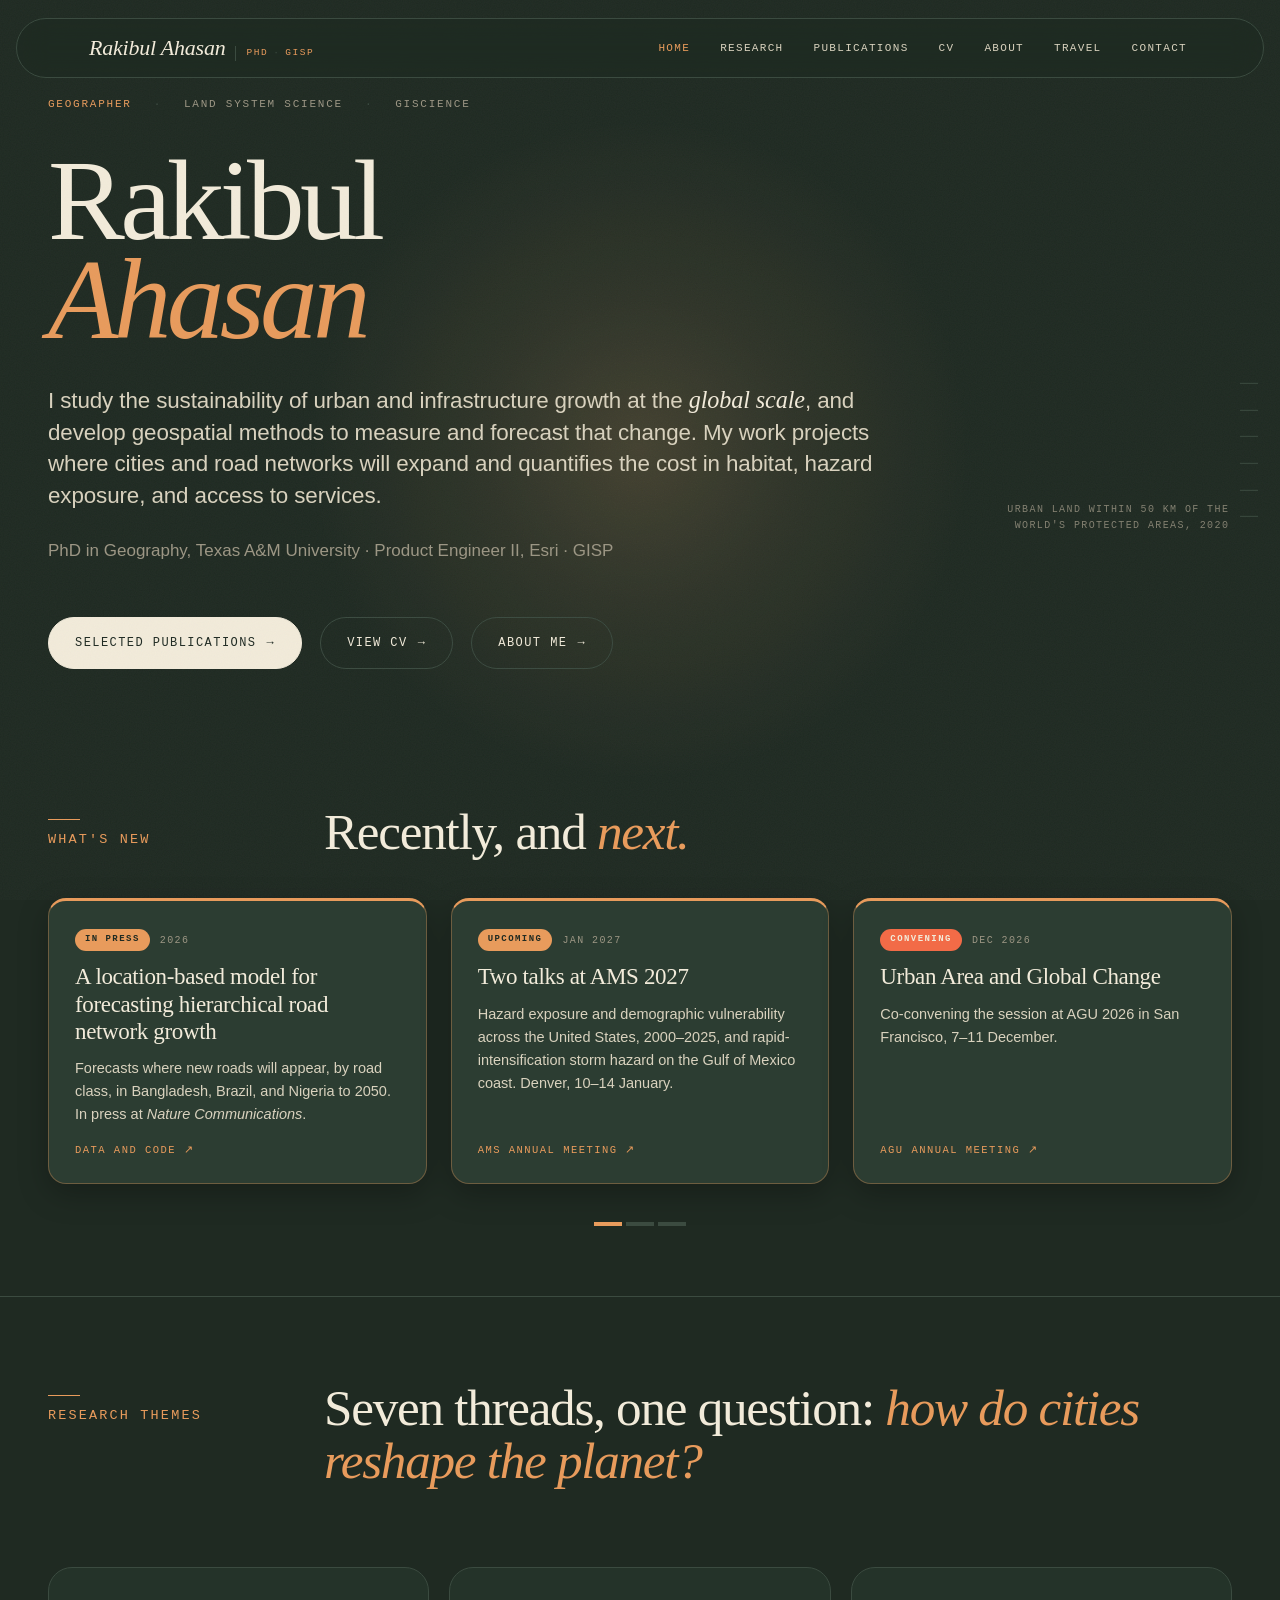
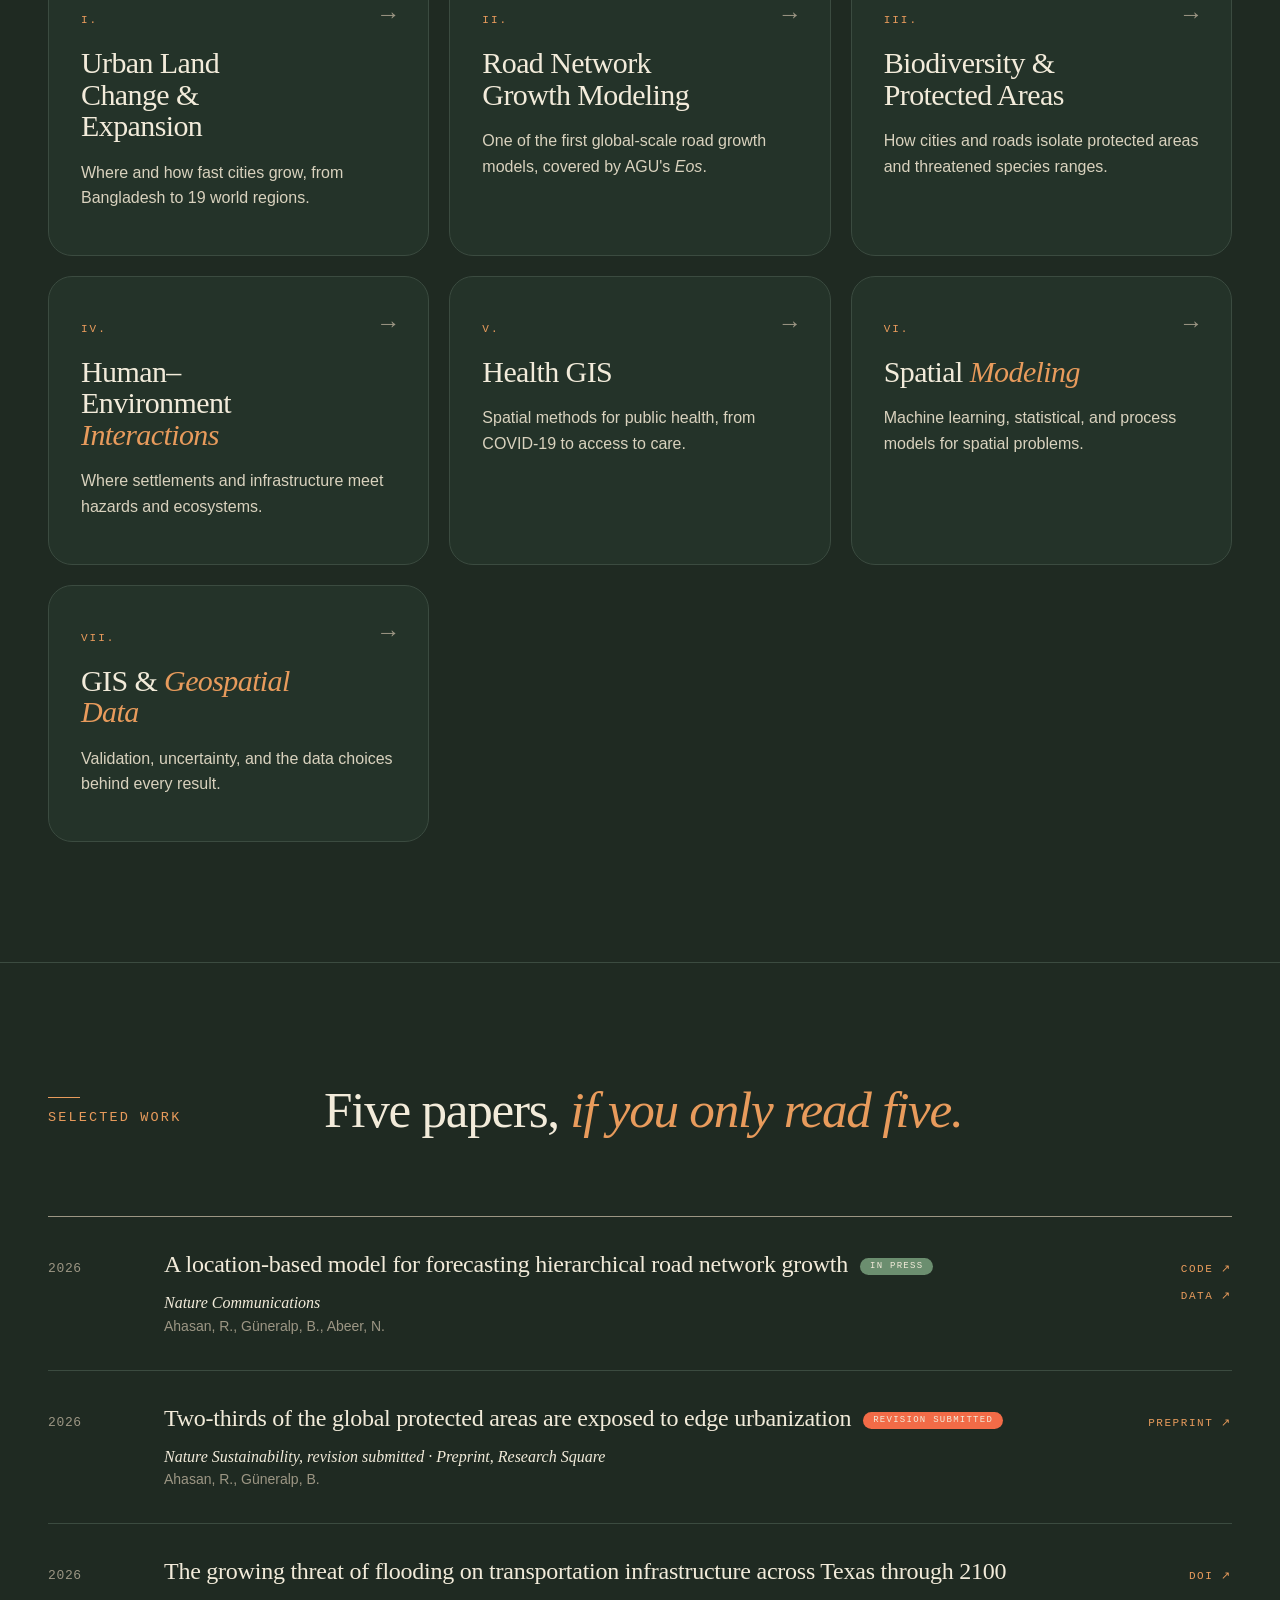
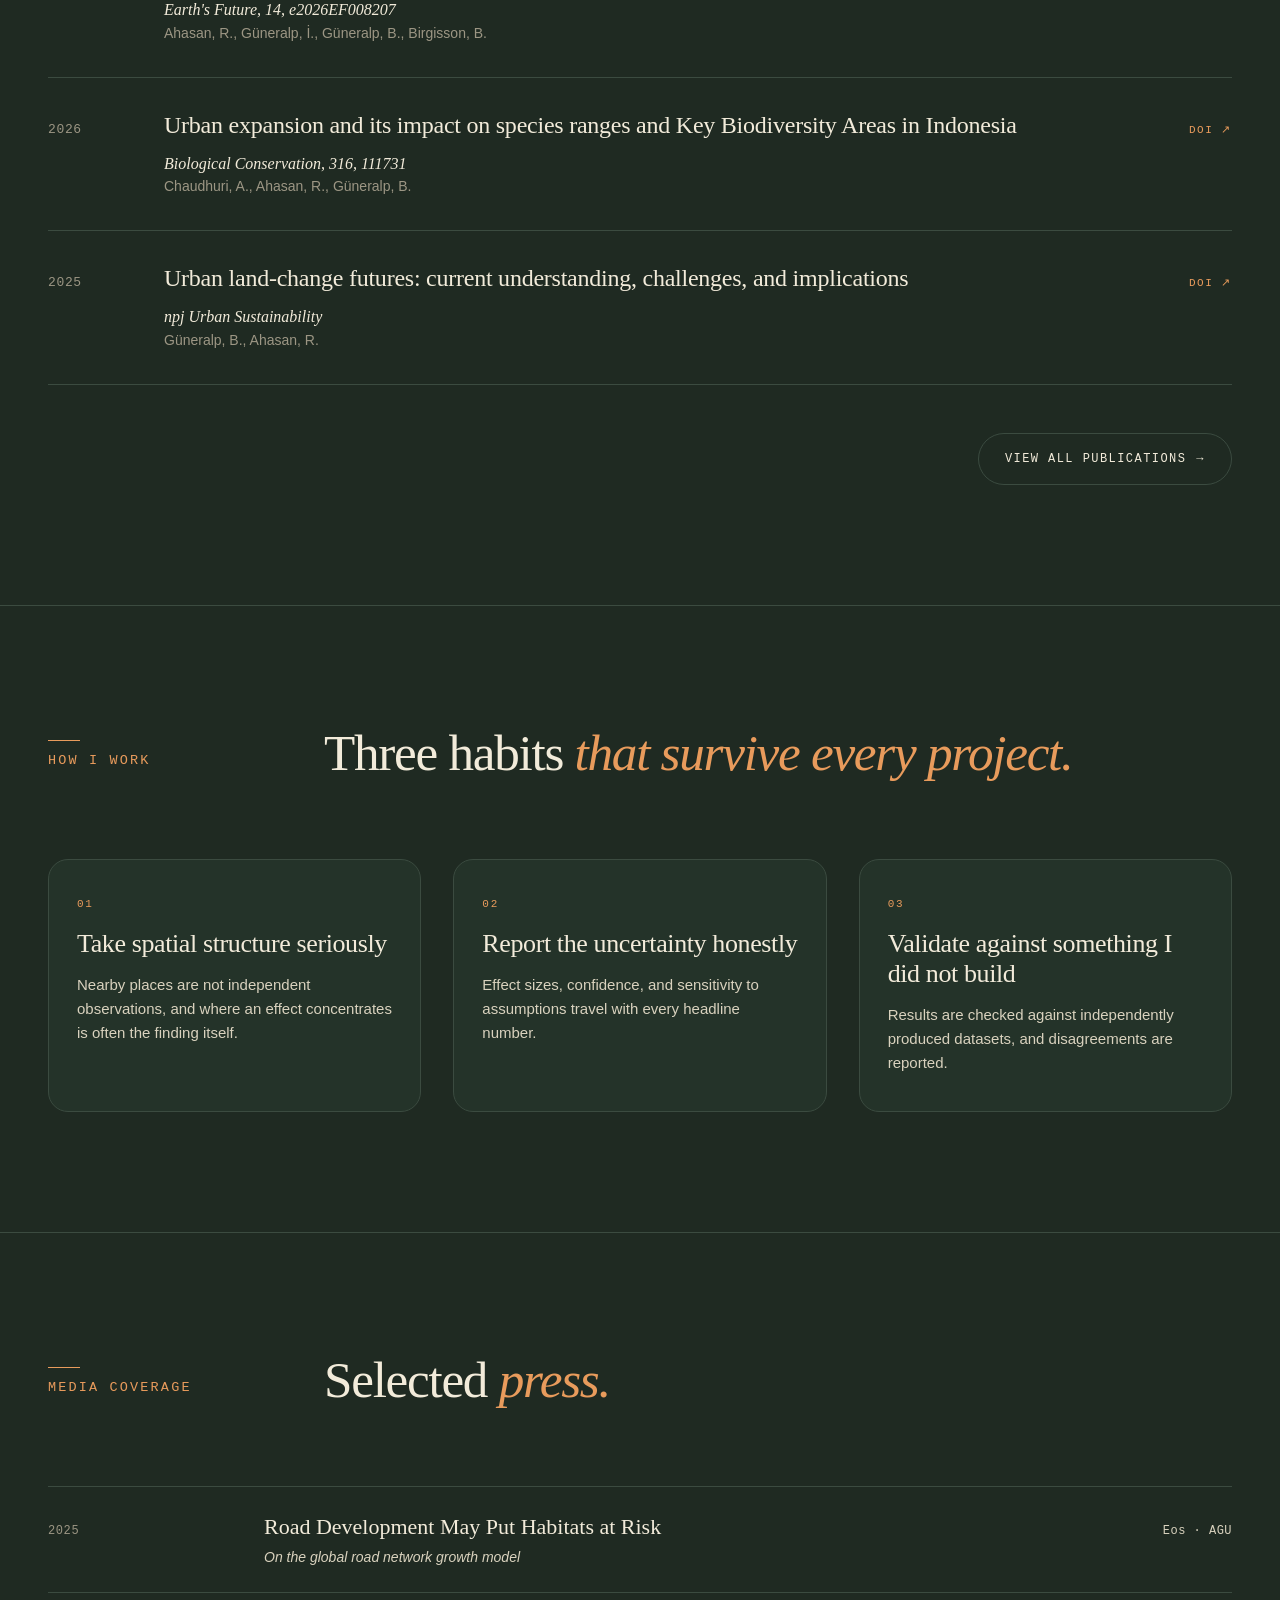
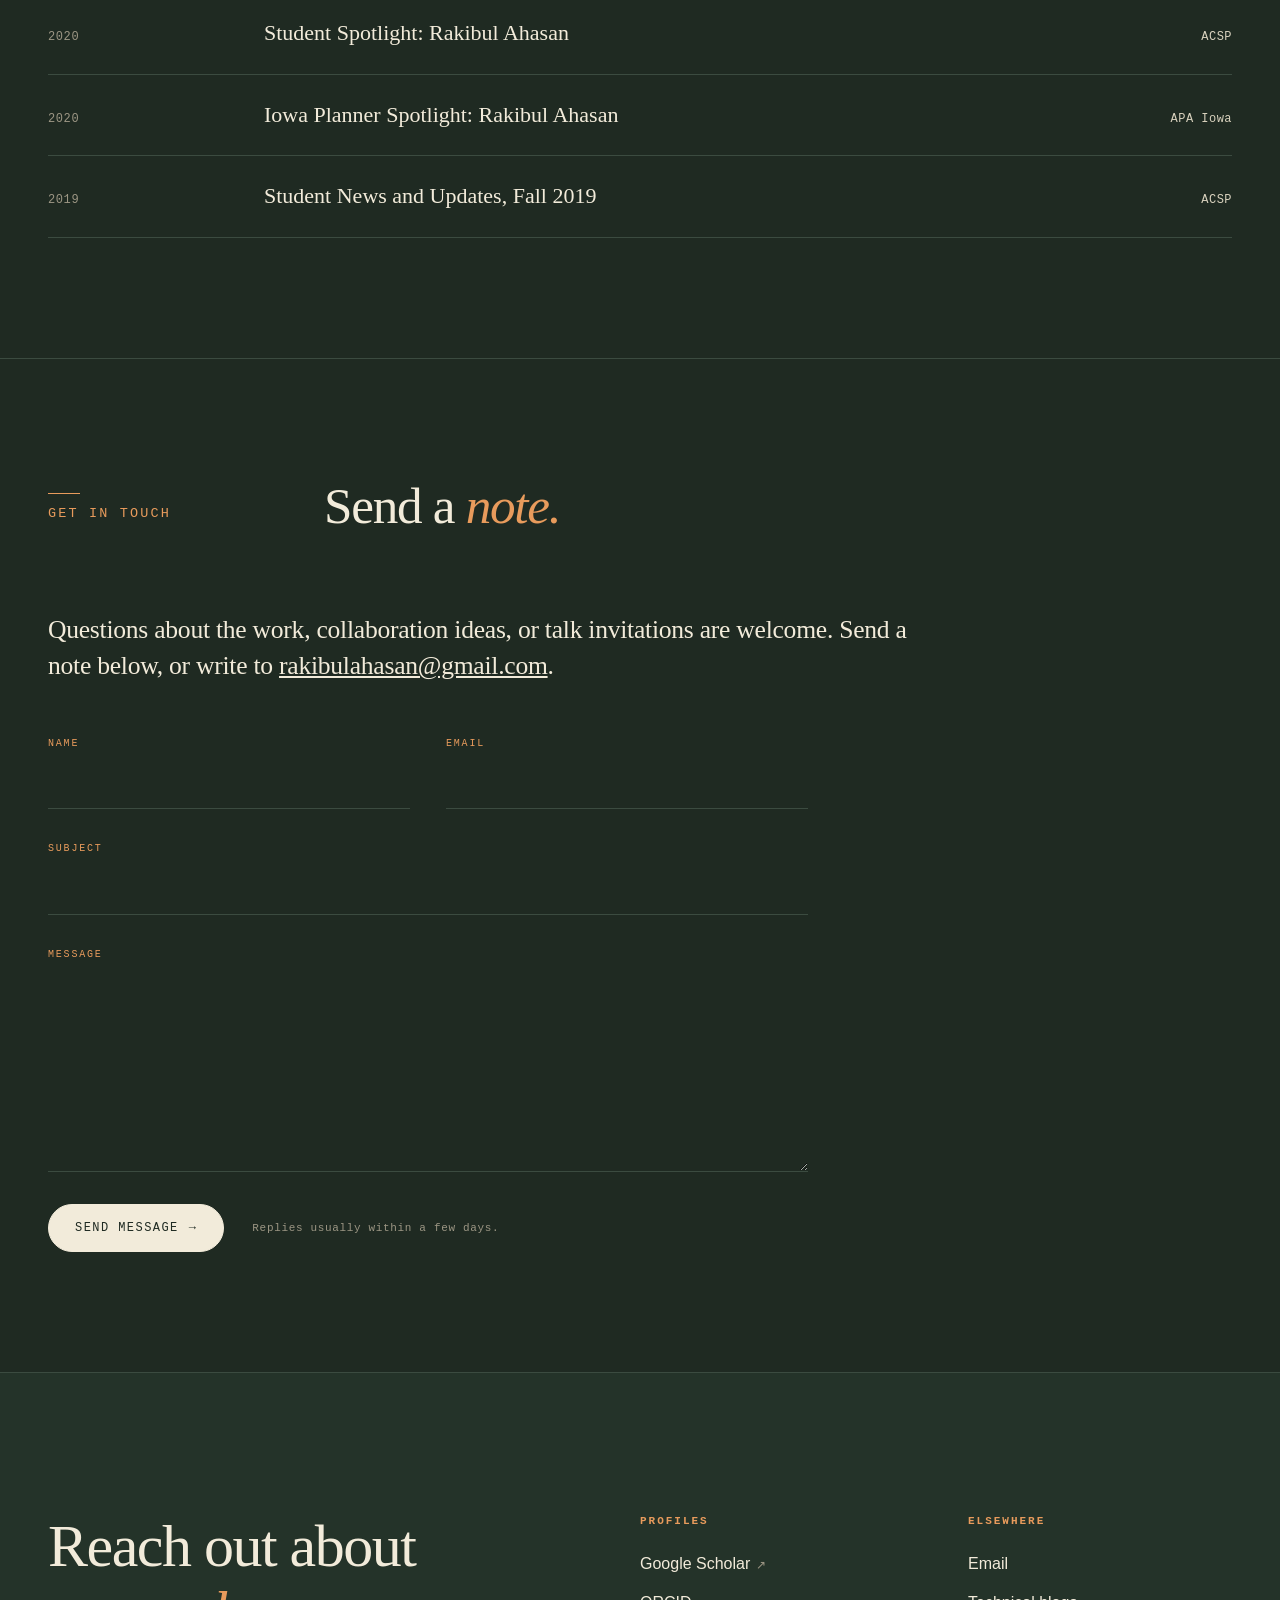
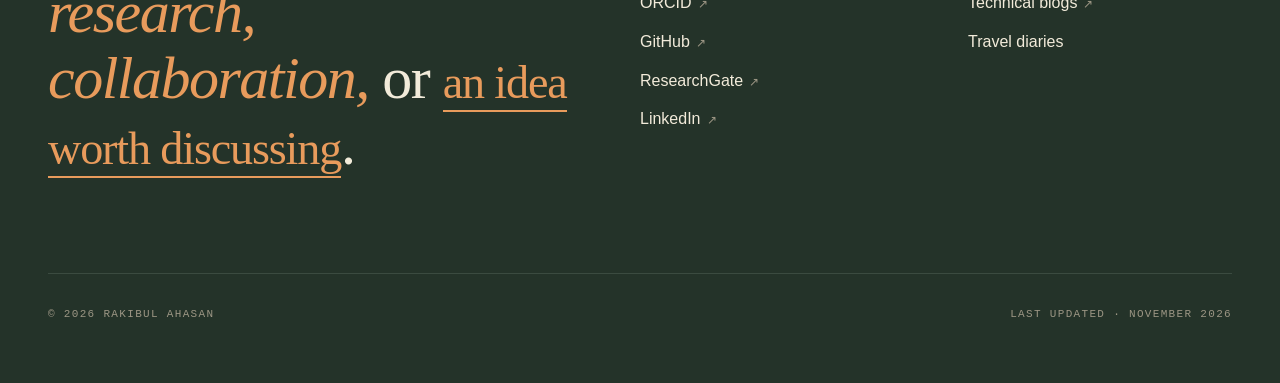
<file: index.html>
<!DOCTYPE html>
<html lang="en">
<head>
  <meta charset="UTF-8" />
  <meta name="viewport" content="width=device-width, initial-scale=1" />
  <title>Rakibul Ahasan, PhD — Geographer & Spatial Scientist</title>
  <meta name="description" content="Geographer working on urban land change, road network modeling, biodiversity, human–environment interactions, health GIS, and spatial modeling." />
  <link rel="canonical" href="https://www.rakibulahasan.com/" />

  <!-- Open Graph (Facebook, LinkedIn, Slack, WhatsApp) -->
  <meta property="og:type" content="website" />
  <meta property="og:site_name" content="Rakibul Ahasan" />
  <meta property="og:locale" content="en_US" />
  <meta property="og:url" content="https://www.rakibulahasan.com/" />
  <meta property="og:title" content="Rakibul Ahasan, PhD — Geographer & Spatial Scientist" />
  <meta property="og:description" content="Geographer working on urban land change, road network modeling, biodiversity, human–environment interactions, health GIS, and spatial modeling." />
  <meta property="og:image" content="https://www.rakibulahasan.com/assets/share-card.jpg" />
  <meta property="og:image:secure_url" content="https://www.rakibulahasan.com/assets/share-card.jpg" />
  <meta property="og:image:type" content="image/jpeg" />
  <meta property="og:image:width" content="1200" />
  <meta property="og:image:height" content="630" />
  <meta property="og:image:alt" content="Rakibul Ahasan — geographer, spatial analysis and data science" />

  <!-- X / Twitter -->
  <meta name="twitter:card" content="summary_large_image" />
  <meta name="twitter:title" content="Rakibul Ahasan, PhD — Geographer & Spatial Scientist" />
  <meta name="twitter:description" content="Geographer working on urban land change, road network modeling, biodiversity, human–environment interactions, health GIS, and spatial modeling." />
  <meta name="twitter:image" content="https://www.rakibulahasan.com/assets/share-card.jpg" />
  <meta name="twitter:image:alt" content="Rakibul Ahasan — geographer, spatial analysis and data science" />

  <link rel="icon" type="image/svg+xml" href="favicon.svg" />
  <link rel="alternate icon" href="favicon.svg" />
  <link rel="preconnect" href="https://fonts.googleapis.com" />
  <link rel="preconnect" href="https://fonts.gstatic.com" crossorigin />
  <link href="https://fonts.googleapis.com/css2?family=Nunito+Sans:ital,opsz,wght@0,6..12,200..900;1,6..12,200..900&family=Instrument+Serif:ital@0;1&family=JetBrains+Mono:wght@400;500&display=swap" rel="stylesheet" />
  <meta http-equiv="Content-Security-Policy" content="default-src 'self'; script-src 'self' https://cloud.umami.is; style-src 'self' https://fonts.googleapis.com; font-src 'self' https://fonts.gstatic.com; img-src 'self' data:; connect-src 'self' https://formspree.io https://cloud.umami.is https://api-gateway.umami.dev; form-action https://formspree.io; base-uri 'self'; object-src 'none'; frame-src 'none'" />
  <meta name="referrer" content="strict-origin-when-cross-origin" />
  <link rel="stylesheet" href="styles.css?v=20261124c" />
  <!-- Umami: cookieless analytics, no consent banner required -->
  <script defer src="https://cloud.umami.is/script.js" data-website-id="e248c6ed-f16d-45dd-a9fe-fede9e4f2961"></script>
  <script type="application/ld+json">
  {
    "@context": "https://schema.org",
    "@graph": [
      {
        "@type": "Person",
        "@id": "https://www.rakibulahasan.com/#person",
        "name": "Rakibul Ahasan",
        "givenName": "Rakibul",
        "familyName": "Ahasan",
        "honorificSuffix": "PhD",
        "url": "https://www.rakibulahasan.com/",
        "image": "https://www.rakibulahasan.com/assets/share-card.jpg",
        "jobTitle": "Product Engineer II",
        "worksFor": {
          "@type": "Organization",
          "name": "Esri",
          "url": "https://www.esri.com"
        },
        "alumniOf": [
          {
            "@type": "CollegeOrUniversity",
            "name": "Texas A&M University",
            "url": "https://www.tamu.edu"
          },
          {
            "@type": "CollegeOrUniversity",
            "name": "Iowa State University",
            "url": "https://www.iastate.edu"
          },
          {
            "@type": "CollegeOrUniversity",
            "name": "Khulna University"
          }
        ],
        "knowsAbout": [
          "Urban land change",
          "Road network modeling",
          "Biodiversity conservation",
          "Geographic information systems",
          "Spatial analysis",
          "Raster analysis",
          "Land change modeling",
          "Flood susceptibility modeling",
          "Health GIS",
          "Protected areas",
          "Spatial data science"
        ],
        "description": "Geographer and GIS professional developing theories and methods to forecast urban growth and its consequences for land, biodiversity, and infrastructure.",
        "sameAs": [
          "https://scholar.google.com/citations?user=SDBFKlsAAAAJ&hl=en",
          "https://orcid.org/0000-0003-4772-8499",
          "https://www.researchgate.net/profile/Rakibul-Ahasan",
          "https://www.linkedin.com/in/rakibulahasan/",
          "https://github.com/rahasan36",
          "https://www.esri.com/arcgis-blog/author/rahasan"
        ]
      },
      {
        "@type": "WebSite",
        "@id": "https://www.rakibulahasan.com/#website",
        "url": "https://www.rakibulahasan.com/",
        "name": "Rakibul Ahasan",
        "inLanguage": "en-US",
        "publisher": {
          "@id": "https://www.rakibulahasan.com/#person"
        }
      }
    ]
  }
  </script>
</head>
<body>


<div class="orb" aria-hidden="true"></div>

<script src="orb.js?v=20261124a"></script>

<header class="site">
  <div class="container header-row">
    <a href="index.html" class="brand">Rakibul Ahasan<span class="cred">PhD<span class="sep">·</span>GISP</span></a>
    <button class="nav-toggle" type="button" aria-label="Open menu" aria-expanded="false" aria-controls="primary-nav"><span></span><span></span><span></span></button>
    <nav class="primary" id="primary-nav" aria-label="Primary">
      <a href="index.html" class="active">Home</a>
      <a href="research.html">Research</a>
      <a href="publications.html">Publications</a>
      <a href="cv.html">CV</a>
      <a href="about.html">About</a>
      <a href="travel.html">Travel</a>
      <a href="contact.html">Contact</a>
    </nav>
  </div>
</header>


<nav class="section-nav" aria-label="Page sections">
    <a href="#whats-new" data-target="whats-new"><span class="label">What&#39;s new</span><span class="tick" aria-hidden="true"></span></a>
    <a href="#research" data-target="research"><span class="label">Research</span><span class="tick" aria-hidden="true"></span></a>
    <a href="#selected" data-target="selected"><span class="label">Selected work</span><span class="tick" aria-hidden="true"></span></a>
    <a href="#approach" data-target="approach"><span class="label">How I work</span><span class="tick" aria-hidden="true"></span></a>
    <a href="#press" data-target="press"><span class="label">Press</span><span class="tick" aria-hidden="true"></span></a>
    <a href="#reach-out" data-target="reach-out"><span class="label">Contact</span><span class="tick" aria-hidden="true"></span></a>
</nav>

<section class="hero">
  <div class="hero-map-wrap" aria-hidden="true">
    <div class="hero-map"></div>
    <p class="hero-map-cap">Urban land within 50 km of the world&#39;s protected areas, 2020</p>
  </div>
  <div class="container">
    <div class="hero-meta rise d1">
      <span class="coord">Geographer</span>
      <span class="sep">&middot;</span>
      <span>Land system science</span>
      <span class="sep">&middot;</span>
      <span>GIScience</span>
    </div>

    <h1 class="hero-name rise d2">
      Rakibul<br />
      <em>Ahasan</em>
    </h1>

    <p class="hero-sub rise d3">
      I study the sustainability of urban and infrastructure growth at the <em>global scale</em>,
      and develop geospatial methods to measure and forecast that change. My work projects where
      cities and road networks will expand and quantifies the cost in habitat, hazard exposure,
      and access to services.
    </p>

    <p class="hero-detail rise d3">
      PhD in Geography, Texas A&amp;M University &middot; Product Engineer II, Esri &middot; GISP
    </p>

    <div class="hero-cta rise d4">
      <a href="publications.html" class="btn">
        Selected publications
        <span class="arrow">&rarr;</span>
      </a>
      <a href="cv.html" class="btn ghost">
        View CV
        <span class="arrow">&rarr;</span>
      </a>
      <a href="about.html" class="btn ghost">
        About me
        <span class="arrow">&rarr;</span>
      </a>
    </div>
  </div>
</section>

<!-- What's new -->
<section class="s is-tight" id="whats-new">
  <div class="container">
    <div class="section-head">
      <div class="section-label">What&#39;s new</div>
      <h2 class="section-title is-long">Recently, and <em>next.</em></h2>
    </div>

    <div class="news-grid" data-news>

      <a class="news-card" href="https://doi.org/10.5281/zenodo.23333891" target="_blank" rel="noopener noreferrer">
        <span class="news-meta"><span class="news-tag is-upcoming">In press</span><span class="news-date">2026</span></span>
        <h3>A location-based model for forecasting hierarchical road network growth</h3>
        <p>Forecasts where new roads will appear, by road class, in Bangladesh, Brazil, and Nigeria to 2050. In press at <em>Nature Communications</em>.</p>
        <span class="news-cta">Data and code <span class="arrow">&#8599;</span></span>
      </a>

      <a class="news-card" href="https://annual.ametsoc.org/2027/" target="_blank" rel="noopener noreferrer">
        <span class="news-meta"><span class="news-tag is-upcoming">Upcoming</span><span class="news-date">Jan 2027</span></span>
        <h3>Two talks at AMS 2027</h3>
        <p>Hazard exposure and demographic vulnerability across the United States, 2000&ndash;2025, and rapid-intensification storm hazard on the Gulf of Mexico coast. Denver, 10&ndash;14 January.</p>
        <span class="news-cta">AMS Annual Meeting <span class="arrow">&#8599;</span></span>
      </a>

      <a class="news-card" href="https://www.agu.org/annual-meeting" target="_blank" rel="noopener noreferrer">
        <span class="news-meta"><span class="news-tag is-convening">Convening</span><span class="news-date">Dec 2026</span></span>
        <h3>Urban Area and Global Change</h3>
        <p>Co-convening the session at AGU 2026 in San Francisco, 7&ndash;11 December.</p>
        <span class="news-cta">AGU Annual Meeting <span class="arrow">&#8599;</span></span>
      </a>

      <a class="news-card" href="https://www.agu.org/annual-meeting" target="_blank" rel="noopener noreferrer">
        <span class="news-meta"><span class="news-tag is-upcoming">Upcoming</span><span class="news-date">Dec 2026</span></span>
        <h3>Urbanization and the isolation of protected areas</h3>
        <p>A talk at AGU 2026 on how accelerating urbanization physically isolates the global protected-area network.</p>
        <span class="news-cta">AGU Annual Meeting <span class="arrow">&#8599;</span></span>
      </a>

      <a class="news-card" href="https://community.esri.com/en/discussion/1717070/september-2026-revealing-spatial-patterns-with-density-analysis-in-arcgis-pro" target="_blank" rel="noopener noreferrer">
        <span class="news-meta"><span class="news-tag is-delivered">Delivered</span><span class="news-date">Sep 2026</span></span>
        <h3>Density analysis in ArcGIS Pro</h3>
        <p>A talk for the Esri GIS in Higher Education Chat.</p>
        <span class="news-cta">Session thread <span class="arrow">&#8599;</span></span>
      </a>

      <a class="news-card" href="https://doi.org/10.1029/2026EF008207" target="_blank" rel="noopener noreferrer">
        <span class="news-meta"><span class="news-tag is-published">Published</span><span class="news-date">2026</span></span>
        <h3>Flooding and Texas transportation through 2100</h3>
        <p>Half the state&#39;s road and rail network lies in moderate-to-very-high flood susceptibility.</p>
        <span class="news-cta">Earth&#39;s Future <span class="arrow">&#8599;</span></span>
      </a>

      <a class="news-card" href="https://doi.org/10.21203/rs.3.rs-9323492/v1" target="_blank" rel="noopener noreferrer">
        <span class="news-meta"><span class="news-tag is-preprint">Preprint</span><span class="news-date">2026</span></span>
        <h3>Edge urbanization around protected areas</h3>
        <p>Urban growth around 169,997 protected areas from 1992 to 2020 concentrates at the boundary.</p>
        <span class="news-cta">Read the preprint <span class="arrow">&#8599;</span></span>
      </a>

      <a class="news-card" href="https://doi.org/10.1016/j.biocon.2026.111731" target="_blank" rel="noopener noreferrer">
        <span class="news-meta"><span class="news-tag is-published">Published</span><span class="news-date">2026</span></span>
        <h3>Urban growth and Indonesia&#39;s biodiversity</h3>
        <p>Habitat loss to urban growth across Indonesia&#39;s 410 Key Biodiversity Areas.</p>
        <span class="news-cta">Biological Conservation <span class="arrow">&#8599;</span></span>
      </a>

      <a class="news-card" href="https://doi.org/10.1038/s42949-025-00308-7" target="_blank" rel="noopener noreferrer">
        <span class="news-meta"><span class="news-tag is-published">Published</span><span class="news-date">2025</span></span>
        <h3>Urban land-change futures</h3>
        <p>Where urban land-change forecasting stands, and what it still cannot answer.</p>
        <span class="news-cta">npj Urban Sustainability <span class="arrow">&#8599;</span></span>
      </a>

    </div>
  </div>
</section>

<!-- Quick research preview on home -->
<section class="s" id="research">
  <div class="container">
    <div class="section-head">
      <div class="section-label">Research themes</div>
      <h2 class="section-title">Seven threads, one question: <em>how do cities reshape the planet?</em></h2>
    </div>

    <div class="research-grid">
      <a href="research.html#urban" class="research-card">
        <div class="num">I.</div>
        <h3>Urban Land Change &amp; Expansion</h3>
        <p>Where and how fast cities grow, from Bangladesh to 19 world regions.</p>
      </a>
      <a href="research.html#roads" class="research-card">
        <div class="num">II.</div>
        <h3>Road Network Growth Modeling</h3>
        <p>One of the first global-scale road growth models, covered by AGU&#39;s <em>Eos</em>.</p>
      </a>
      <a href="research.html#biodiversity" class="research-card">
        <div class="num">III.</div>
        <h3>Biodiversity &amp; Protected Areas</h3>
        <p>How cities and roads isolate protected areas and threatened species ranges.</p>
      </a>
      <a href="research.html#environment" class="research-card">
        <div class="num">IV.</div>
        <h3>Human&ndash;Environment <em>Interactions</em></h3>
        <p>Where settlements and infrastructure meet hazards and ecosystems.</p>
      </a>
      <a href="research.html#health" class="research-card">
        <div class="num">V.</div>
        <h3>Health GIS</h3>
        <p>Spatial methods for public health, from COVID-19 to access to care.</p>
      </a>
      <a href="research.html#modeling" class="research-card">
        <div class="num">VI.</div>
        <h3>Spatial <em>Modeling</em></h3>
        <p>Machine learning, statistical, and process models for spatial problems.</p>
      </a>
      <a href="research.html#gis" class="research-card">
        <div class="num">VII.</div>
        <h3>GIS &amp; <em>Geospatial Data</em></h3>
        <p>Validation, uncertainty, and the data choices behind every result.</p>
      </a>
    </div>
  </div>
</section>


<!-- Selected publications -->
<section class="s" id="selected">
  <div class="container">
    <div class="section-head">
      <div class="section-label">Selected work</div>
      <h2 class="section-title is-long">Five papers, <em>if you only read five.</em></h2>
    </div>

    <div class="pub-list">
      <article class="pub-item">
        <div class="pub-year">2026</div>
        <div>
          <div class="pub-title">A location-based model for forecasting hierarchical road network growth<span class="pub-status">In Press</span></div>
          <div class="pub-meta">
            <span class="journal">Nature Communications</span><br />
            <span class="authors">Ahasan, R., G&uuml;neralp, B., Abeer, N.</span>
          </div>
        </div>
        <div class="pub-links">
          <a href="https://github.com/rahasan36/road-growth-model" class="pub-link" target="_blank" rel="noopener noreferrer">Code &#8599;</a>
          <a href="https://doi.org/10.5281/zenodo.23333891" class="pub-link" target="_blank" rel="noopener noreferrer">Data &#8599;</a>
        </div>
      </article>

      <article class="pub-item">
        <div class="pub-year">2026</div>
        <div>
          <div class="pub-title">Two-thirds of the global protected areas are exposed to edge urbanization<span class="pub-status review">Revision Submitted</span></div>
          <div class="pub-meta">
            <span class="journal">Nature Sustainability, revision submitted &middot; Preprint, Research Square</span><br />
            <span class="authors">Ahasan, R., G&uuml;neralp, B.</span>
          </div>
        </div>
        <a href="https://doi.org/10.21203/rs.3.rs-9323492/v1" class="pub-link" target="_blank" rel="noopener noreferrer">Preprint &#8599;</a>
      </article>

      <article class="pub-item">
        <div class="pub-year">2026</div>
        <div>
          <div class="pub-title">The growing threat of flooding on transportation infrastructure across Texas through 2100</div>
          <div class="pub-meta">
            <span class="journal">Earth&#39;s Future, 14, e2026EF008207</span><br />
            <span class="authors">Ahasan, R., G&uuml;neralp, &#304;., G&uuml;neralp, B., Birgisson, B.</span>
          </div>
        </div>
        <a href="https://doi.org/10.1029/2026EF008207" class="pub-link" target="_blank" rel="noopener noreferrer">DOI &#8599;</a>
      </article>

      <article class="pub-item">
        <div class="pub-year">2026</div>
        <div>
          <div class="pub-title">Urban expansion and its impact on species ranges and Key Biodiversity Areas in Indonesia</div>
          <div class="pub-meta">
            <span class="journal">Biological Conservation, 316, 111731</span><br />
            <span class="authors">Chaudhuri, A., Ahasan, R., G&uuml;neralp, B.</span>
          </div>
        </div>
        <a href="https://doi.org/10.1016/j.biocon.2026.111731" class="pub-link" target="_blank" rel="noopener noreferrer">DOI &#8599;</a>
      </article>

      <article class="pub-item">
        <div class="pub-year">2025</div>
        <div>
          <div class="pub-title">Urban land-change futures: current understanding, challenges, and implications</div>
          <div class="pub-meta">
            <span class="journal">npj Urban Sustainability</span><br />
            <span class="authors">G&uuml;neralp, B., Ahasan, R.</span>
          </div>
        </div>
        <a href="https://doi.org/10.1038/s42949-025-00308-7" class="pub-link" target="_blank" rel="noopener noreferrer">DOI &#8599;</a>
      </article>
    </div>

    <div class="u-mt-48 u-right">
      <a href="publications.html" class="btn ghost">View all publications <span class="arrow">&rarr;</span></a>
    </div>
  </div>
</section>

<!-- How I work -->
<section class="s" id="approach">
  <div class="container">
    <div class="section-head">
      <div class="section-label">How I work</div>
      <h2 class="section-title is-long">Three habits <em>that survive every project.</em></h2>
    </div>

    <div class="tools-grid">
      <div class="tool-card">
        <div class="tool-num">01</div>
        <h4>Take spatial structure seriously</h4>
        <p>Nearby places are not independent observations, and where an effect concentrates is often the finding itself.</p>
      </div>
      <div class="tool-card">
        <div class="tool-num">02</div>
        <h4>Report the uncertainty honestly</h4>
        <p>Effect sizes, confidence, and sensitivity to assumptions travel with every headline number.</p>
      </div>
      <div class="tool-card">
        <div class="tool-num">03</div>
        <h4>Validate against something I did not build</h4>
        <p>Results are checked against independently produced datasets, and disagreements are reported.</p>
      </div>
    </div>
  </div>
</section>

<!-- Media coverage -->
<section class="s" id="press">
  <div class="container">
    <div class="section-head">
      <div class="section-label">Media coverage</div>
      <h2 class="section-title">Selected <em>press.</em></h2>
    </div>

    <div class="service-list">
      <a href="https://eos.org/articles/road-development-may-put-habitats-at-risk" target="_blank" rel="noopener noreferrer" class="service-item">
        <div class="service-when">2025</div>
        <div class="service-what">
          Road Development May Put Habitats at Risk
          <span class="role">On the global road network growth model</span>
        </div>
        <div class="service-where">Eos · AGU</div>
      </a>

      <a href="https://www.acsp.org/page/SSRakibulAhasan" target="_blank" rel="noopener noreferrer" class="service-item">
        <div class="service-when">2020</div>
        <div class="service-what">
          Student Spotlight: Rakibul Ahasan
        </div>
        <div class="service-where">ACSP</div>
      </a>

      <div class="service-item">
        <div class="service-when">2020</div>
        <div class="service-what">
          Iowa Planner Spotlight: Rakibul Ahasan
        </div>
        <div class="service-where">APA Iowa</div>
      </div>

      <div class="service-item">
        <div class="service-when">2019</div>
        <div class="service-what">
          Student News and Updates, Fall 2019
        </div>
        <div class="service-where">ACSP</div>
      </div>
    </div>
  </div>
</section>

<!-- Contact form -->
<section class="s" id="reach-out">
  <div class="container">
    <div class="section-head">
      <div class="section-label">Get in touch</div>
      <h2 class="section-title">Send a <em>note.</em></h2>
    </div>

    <p class="interest-lead">Questions about the work, collaboration ideas, or talk invitations are welcome. Send a note below, or write to <a href="mailto:rakibulahasan@gmail.com">rakibulahasan@gmail.com</a>.</p>

    <form class="contact-form" action="https://formspree.io/f/mwvybwwn" method="POST">
      <div class="form-row">
        <div class="form-field">
          <label for="cf-name">Name</label>
          <input type="text" id="cf-name" name="name" required autocomplete="name" />
        </div>
        <div class="form-field">
          <label for="cf-email">Email</label>
          <input type="email" id="cf-email" name="email" required autocomplete="email" />
        </div>
      </div>

      <div class="form-row is-single">
        <div class="form-field full">
          <label for="cf-subject">Subject</label>
          <input type="text" id="cf-subject" name="subject" required />
        </div>
      </div>

      <div class="form-row is-single">
        <div class="form-field full">
          <label for="cf-message">Message</label>
          <textarea id="cf-message" name="message" required rows="6"></textarea>
        </div>
      </div>

      <input type="hidden" name="_subject" value="[rakibulahasan.com] New message from the contact form" />
      <input type="hidden" name="Sent from" value="https://www.rakibulahasan.com" />
      <div class="form-actions">
        <button type="submit" class="btn">
          Send message
          <span class="arrow">→</span>
        </button>
        <span class="form-note">Replies usually within a few days.</span>
      </div>
    </form>
  </div>
</section>

<footer class="site">
  <div class="container">
    <div class="contact-grid">
      <div class="contact-prompt">
        Reach out about <em>research, collaboration,</em> or <a href="#reach-out">an idea worth discussing</a>.
      </div>
      <div class="contact-col">
        <h5>Profiles</h5>
        <ul>
          <li><a href="https://scholar.google.com/citations?user=SDBFKlsAAAAJ&hl=en" target="_blank" rel="noopener noreferrer">Google Scholar</a></li>
          <li><a href="https://orcid.org/0000-0003-4772-8499" target="_blank" rel="noopener noreferrer">ORCID</a></li>
          <li><a href="https://github.com/rahasan36" target="_blank" rel="noopener noreferrer">GitHub</a></li>
          <li><a href="https://www.researchgate.net/profile/Rakibul-Ahasan" target="_blank" rel="noopener noreferrer">ResearchGate</a></li>
          <li><a href="https://www.linkedin.com/in/rakibulahasan/" target="_blank" rel="noopener noreferrer">LinkedIn</a></li>
        </ul>
      </div>
      <div class="contact-col">
        <h5>Elsewhere</h5>
        <ul>
          <li><a href="mailto:rakibulahasan@gmail.com">Email</a></li>
          <li><a href="https://www.esri.com/arcgis-blog/author/rahasan" target="_blank" rel="noopener noreferrer">Technical blogs</a></li>
          <li><a href="travel.html">Travel diaries</a></li>
        </ul>
      </div>
    </div>
    <div class="footer-base">
      <span>&copy; 2026 Rakibul Ahasan</span>
      <span>Last updated &middot; November 2026</span>
    </div>
  </div>
</footer>


<script src="section-nav.js?v=20261124a"></script>

<script src="lightbox.js?v=20261124a"></script>

<script src="form.js?v=20261124a"></script>

<script src="whats-new.js?v=20261124b"></script>

</body>
</html>
</file>
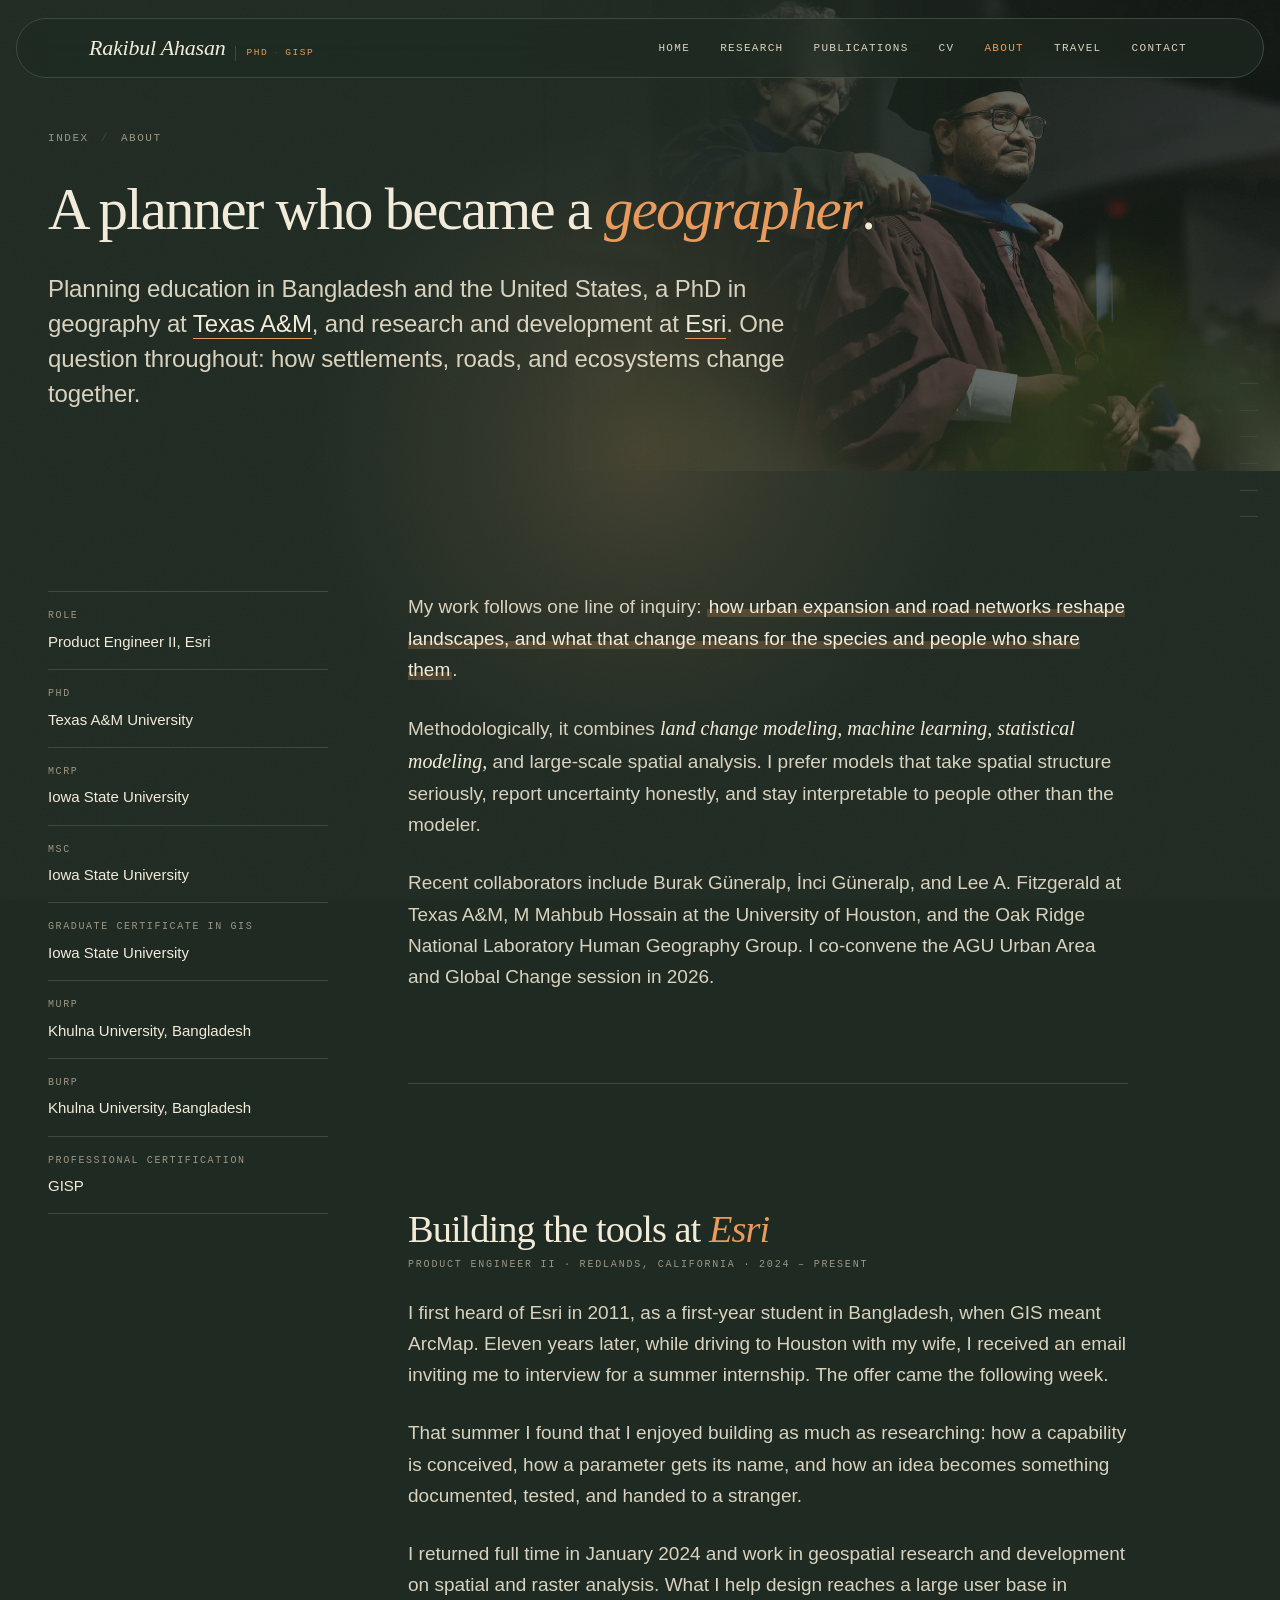
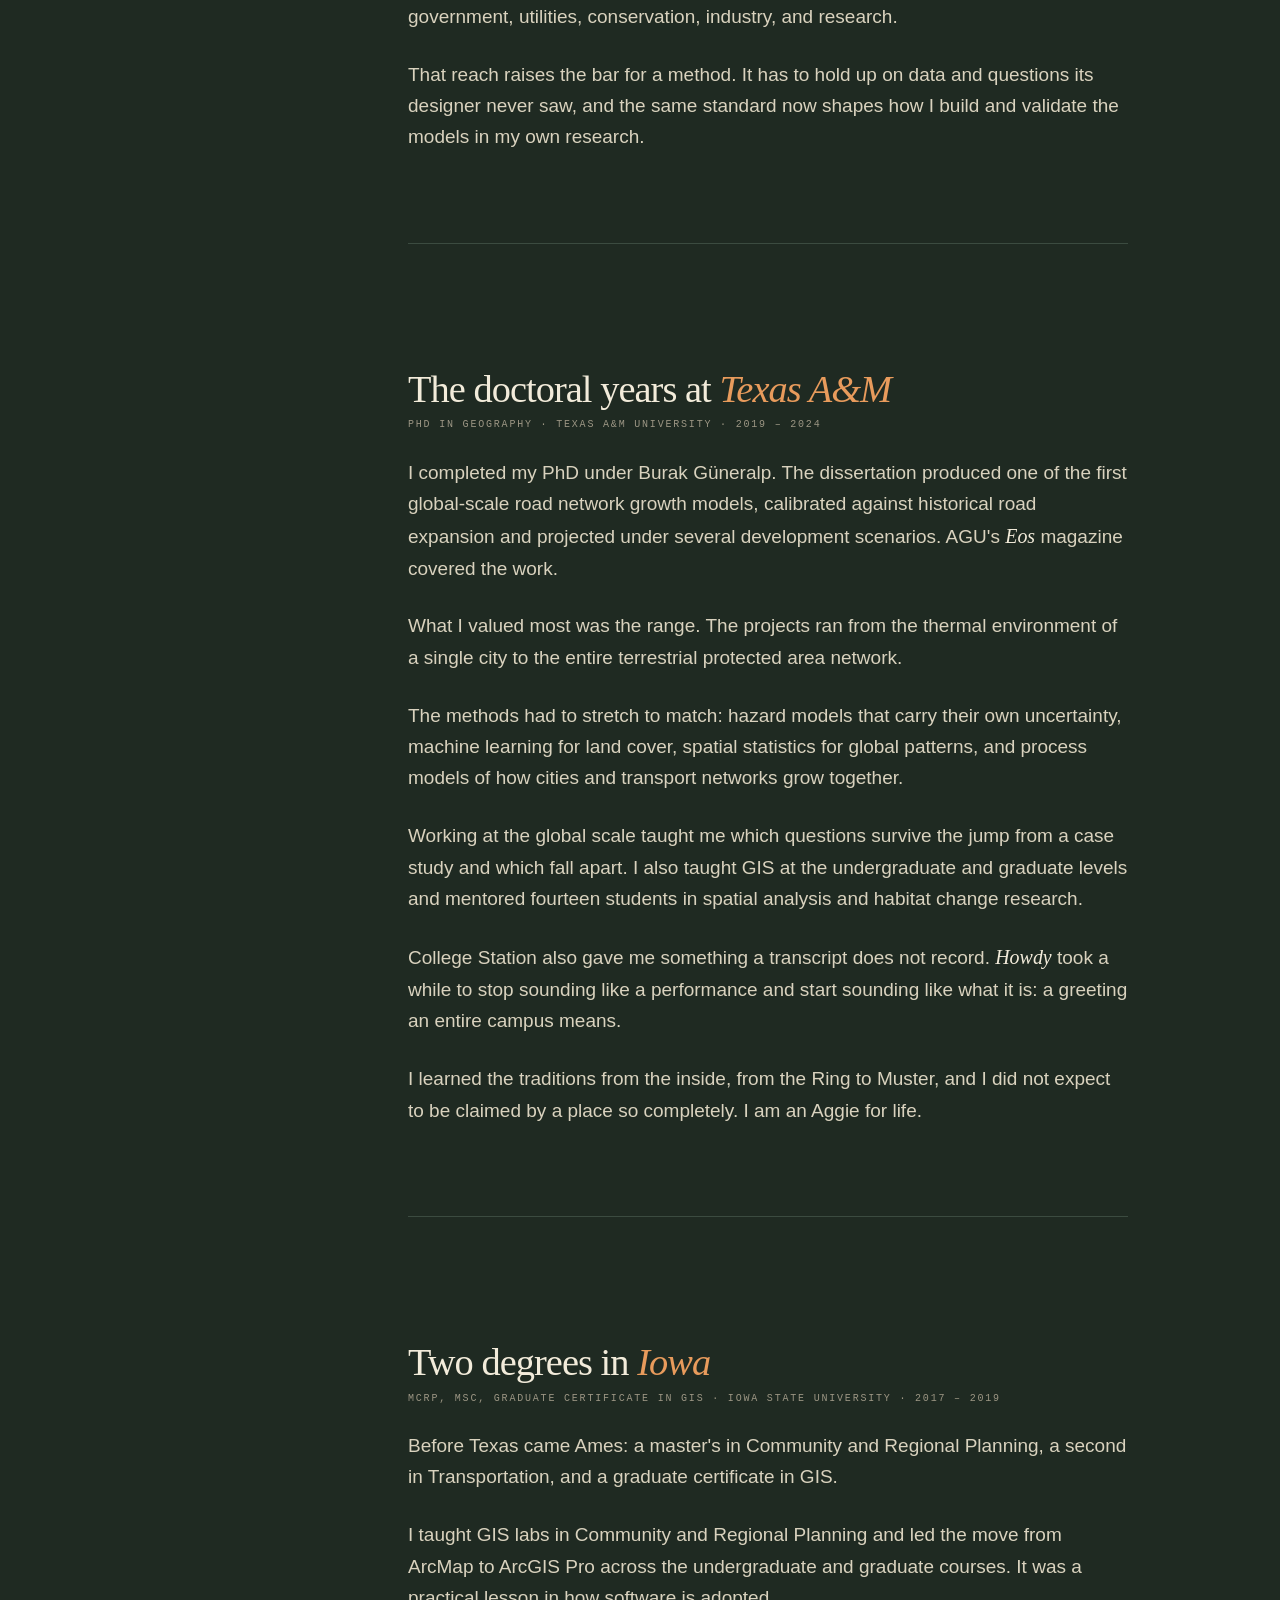
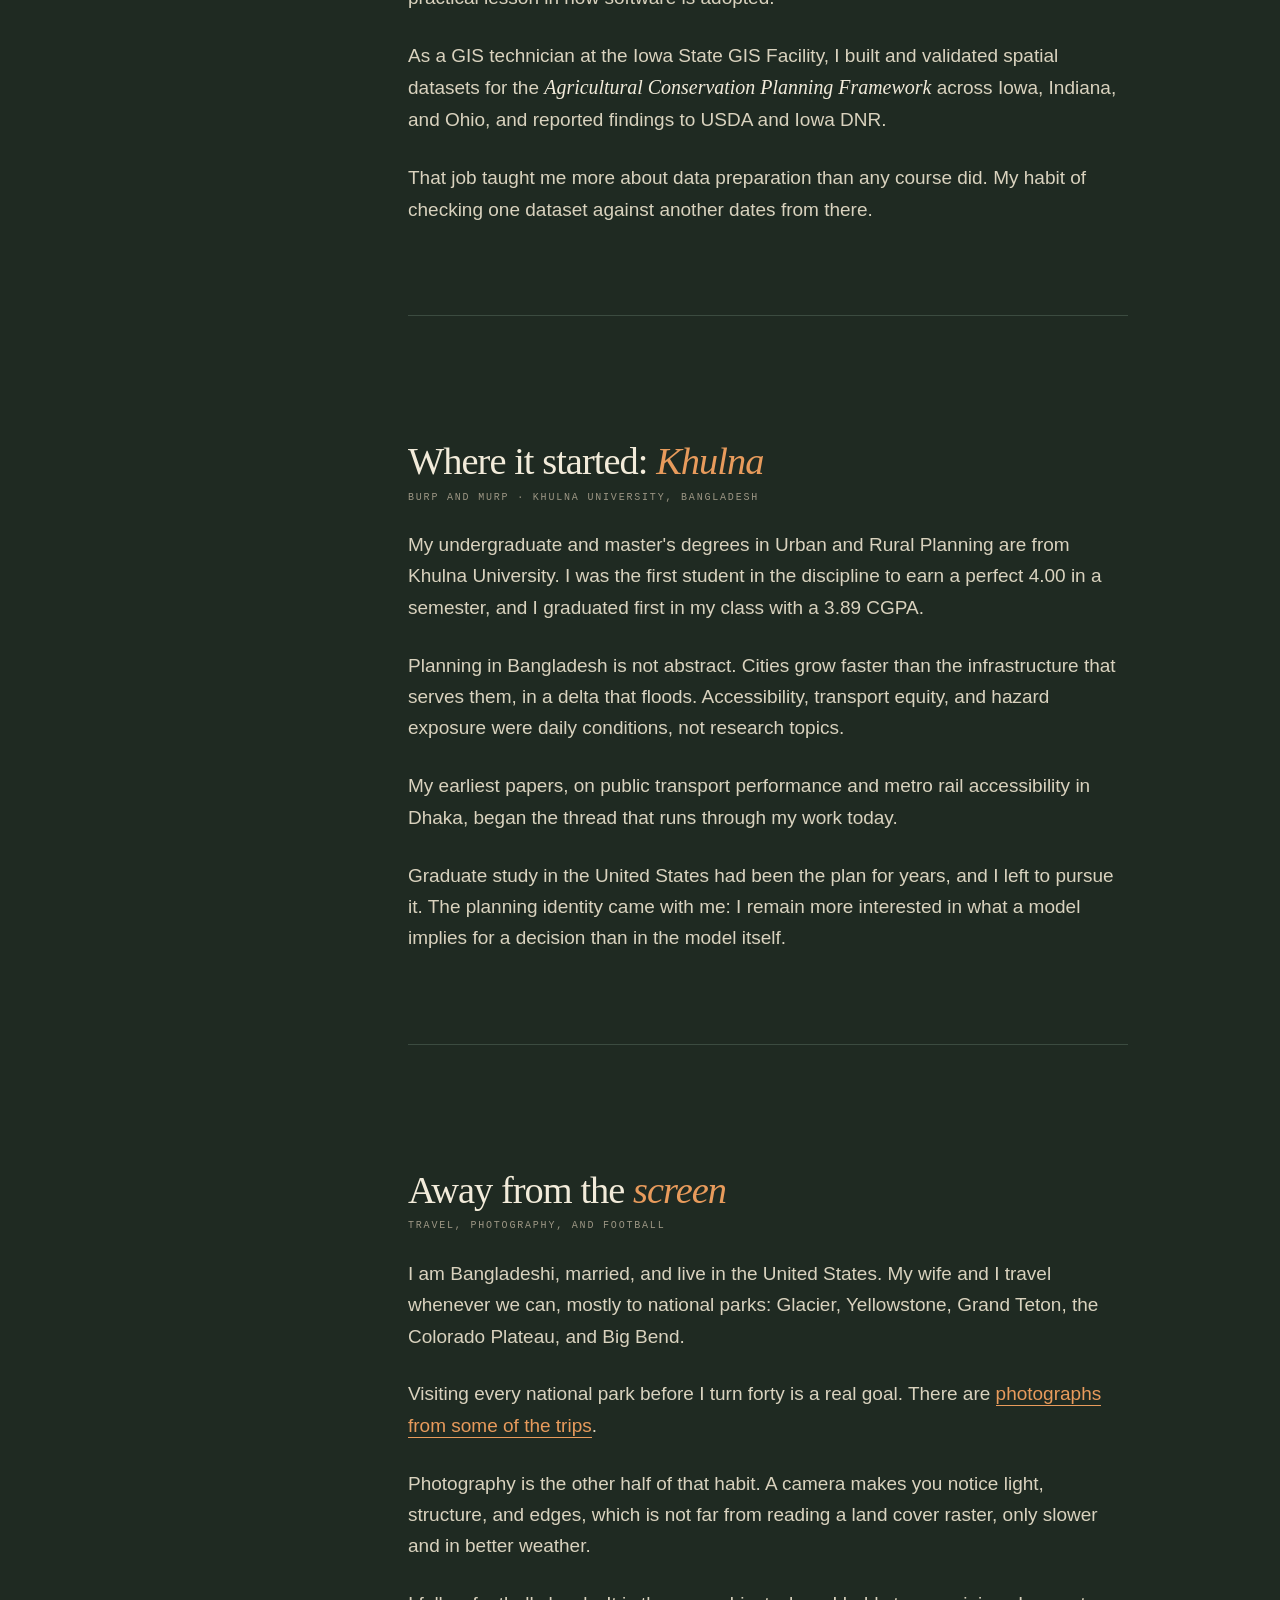
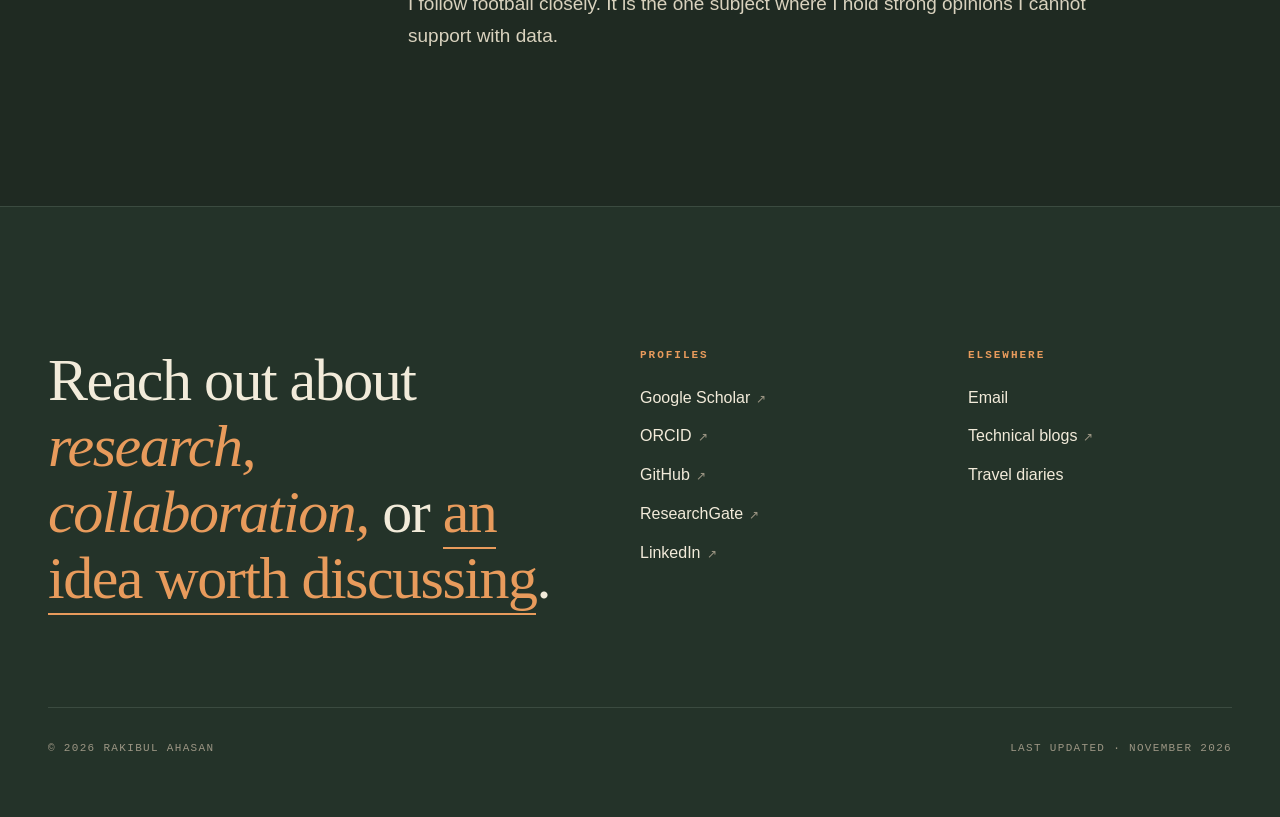
<file: about.html>
<!DOCTYPE html>
<html lang="en">
<head>
  <meta charset="UTF-8" />
  <meta name="viewport" content="width=device-width, initial-scale=1" />
  <title>About — Rakibul Ahasan</title>
  <meta name="description" content="About Rakibul Ahasan — Product Engineer at Esri, geographer working on urban land change, road network modeling, and biodiversity conservation." />
  <link rel="canonical" href="https://www.rakibulahasan.com/about.html" />

  <!-- Open Graph (Facebook, LinkedIn, Slack, WhatsApp) -->
  <meta property="og:type" content="website" />
  <meta property="og:site_name" content="Rakibul Ahasan" />
  <meta property="og:locale" content="en_US" />
  <meta property="og:url" content="https://www.rakibulahasan.com/about.html" />
  <meta property="og:title" content="About — Rakibul Ahasan" />
  <meta property="og:description" content="About Rakibul Ahasan — Product Engineer at Esri, geographer working on urban land change, road network modeling, and biodiversity conservation." />
  <meta property="og:image" content="https://www.rakibulahasan.com/assets/share-card.jpg" />
  <meta property="og:image:secure_url" content="https://www.rakibulahasan.com/assets/share-card.jpg" />
  <meta property="og:image:type" content="image/jpeg" />
  <meta property="og:image:width" content="1200" />
  <meta property="og:image:height" content="630" />
  <meta property="og:image:alt" content="Rakibul Ahasan — geographer, spatial analysis and data science" />

  <!-- X / Twitter -->
  <meta name="twitter:card" content="summary_large_image" />
  <meta name="twitter:title" content="About — Rakibul Ahasan" />
  <meta name="twitter:description" content="About Rakibul Ahasan — Product Engineer at Esri, geographer working on urban land change, road network modeling, and biodiversity conservation." />
  <meta name="twitter:image" content="https://www.rakibulahasan.com/assets/share-card.jpg" />
  <meta name="twitter:image:alt" content="Rakibul Ahasan — geographer, spatial analysis and data science" />

  <link rel="icon" type="image/svg+xml" href="favicon.svg" />
  <link rel="alternate icon" href="favicon.svg" />
  <link rel="preconnect" href="https://fonts.googleapis.com" />
  <link rel="preconnect" href="https://fonts.gstatic.com" crossorigin />
  <link href="https://fonts.googleapis.com/css2?family=Nunito+Sans:ital,opsz,wght@0,6..12,200..900;1,6..12,200..900&family=Instrument+Serif:ital@0;1&family=JetBrains+Mono:wght@400;500&display=swap" rel="stylesheet" />
  <meta http-equiv="Content-Security-Policy" content="default-src 'self'; script-src 'self' https://cloud.umami.is; style-src 'self' https://fonts.googleapis.com; font-src 'self' https://fonts.gstatic.com; img-src 'self' data:; connect-src 'self' https://formspree.io https://cloud.umami.is https://api-gateway.umami.dev; form-action https://formspree.io; base-uri 'self'; object-src 'none'; frame-src 'none'" />
  <meta name="referrer" content="strict-origin-when-cross-origin" />
  <link rel="stylesheet" href="styles.css?v=20261124c" />
  <!-- Umami: cookieless analytics, no consent banner required -->
  <script defer src="https://cloud.umami.is/script.js" data-website-id="e248c6ed-f16d-45dd-a9fe-fede9e4f2961"></script>
  <script type="application/ld+json">
  {
    "@context": "https://schema.org",
    "@graph": [
      {
        "@type": "WebPage",
        "@id": "https://www.rakibulahasan.com/about.html#webpage",
        "url": "https://www.rakibulahasan.com/about.html",
        "name": "About — Rakibul Ahasan",
        "isPartOf": {
          "@id": "https://www.rakibulahasan.com/#website"
        },
        "about": {
          "@id": "https://www.rakibulahasan.com/#person"
        },
        "inLanguage": "en-US"
      },
      {
        "@type": "BreadcrumbList",
        "itemListElement": [
          {
            "@type": "ListItem",
            "position": 1,
            "name": "Home",
            "item": "https://www.rakibulahasan.com/"
          },
          {
            "@type": "ListItem",
            "position": 2,
            "name": "About",
            "item": "https://www.rakibulahasan.com/about.html"
          }
        ]
      }
    ]
  }
  </script>
</head>
<body>


<div class="orb" aria-hidden="true"></div>

<script src="orb.js?v=20261124a"></script>

<header class="site">
  <div class="container header-row">
    <a href="index.html" class="brand">Rakibul Ahasan<span class="cred">PhD<span class="sep">·</span>GISP</span></a>
    <button class="nav-toggle" type="button" aria-label="Open menu" aria-expanded="false" aria-controls="primary-nav"><span></span><span></span><span></span></button>
    <nav class="primary" id="primary-nav" aria-label="Primary">
      <a href="index.html">Home</a>
      <a href="research.html">Research</a>
      <a href="publications.html">Publications</a>
      <a href="cv.html">CV</a>
      <a href="about.html" class="active">About</a>
      <a href="travel.html">Travel</a>
      <a href="contact.html">Contact</a>
    </nav>
  </div>
</header>


<nav class="section-nav" aria-label="Page sections">
    <a href="#overview" data-target="overview"><span class="label">Overview</span><span class="tick" aria-hidden="true"></span></a>
    <a href="#esri" data-target="esri"><span class="label">Esri</span><span class="tick" aria-hidden="true"></span></a>
    <a href="#doctorate" data-target="doctorate"><span class="label">Doctorate at Texas A&amp;M</span><span class="tick" aria-hidden="true"></span></a>
    <a href="#iowa" data-target="iowa"><span class="label">Iowa State</span><span class="tick" aria-hidden="true"></span></a>
    <a href="#khulna" data-target="khulna"><span class="label">Khulna</span><span class="tick" aria-hidden="true"></span></a>
    <a href="#outside" data-target="outside"><span class="label">Outside work</span><span class="tick" aria-hidden="true"></span></a>
</nav>
<section class="page-header">
  <div class="page-photo photo-hooding" aria-hidden="true"></div>
  <div class="container">
    <div class="crumbs"><a href="index.html">Index</a><span class="sep">/</span>About</div>
    <h1 class="page-title is-long rise d1">A planner who became a <em>geographer</em>.</h1>
    <p class="page-lede rise d2">Planning education in Bangladesh and the United States, a PhD in geography at <a href="https://www.tamu.edu" target="_blank" rel="noopener noreferrer">Texas A&amp;M</a>, and research and development at <a href="https://www.esri.com" target="_blank" rel="noopener noreferrer">Esri</a>. One question throughout: how settlements, roads, and ecosystems change together.</p>
  </div>
</section>

<section class="s">
  <div class="container">
    <div class="about-grid">
      <aside class="about-meta">
        <dl>
          <div class="row"><dt>Role</dt><dd>Product Engineer II, Esri</dd></div>
          <div class="row"><dt>PhD</dt><dd>Texas A&amp;M University</dd></div>
          <div class="row"><dt>MCRP</dt><dd>Iowa State University</dd></div>
          <div class="row"><dt>MSc</dt><dd>Iowa State University</dd></div>
          <div class="row"><dt>Graduate Certificate in GIS</dt><dd>Iowa State University</dd></div>
          <div class="row"><dt>MURP</dt><dd>Khulna University, Bangladesh</dd></div>
          <div class="row"><dt>BURP</dt><dd>Khulna University, Bangladesh</dd></div>
          <div class="row"><dt>Professional Certification</dt><dd>GISP</dd></div>
        </dl>
      </aside>

      <div class="prose">

        <div class="about-block" id="overview">
          <p>My work follows one line of inquiry: <span class="mark">how urban expansion and road networks reshape landscapes, and what that change means for the species and people who share them</span>.</p>

          <p>Methodologically, it combines <em>land change modeling, machine learning, statistical modeling,</em> and large-scale spatial analysis. I prefer models that take spatial structure seriously, report uncertainty honestly, and stay interpretable to people other than the modeler.</p>

          <p>Recent collaborators include Burak G&uuml;neralp, &#304;nci G&uuml;neralp, and Lee A. Fitzgerald at Texas A&amp;M, M Mahbub Hossain at the University of Houston, and the Oak Ridge National Laboratory Human Geography Group. I co-convene the AGU Urban Area and Global Change session in 2026.</p>
        </div>

        <div class="about-block" id="esri">
          <h3>Building the tools at <em>Esri</em></h3>
          <div class="when">Product Engineer II &middot; Redlands, California &middot; 2024 &ndash; present</div>
          <p>I first heard of Esri in 2011, as a first-year student in Bangladesh, when GIS meant ArcMap. Eleven years later, while driving to Houston with my wife, I received an email inviting me to interview for a summer internship. The offer came the following week.</p>
          <p>That summer I found that I enjoyed building as much as researching: how a capability is conceived, how a parameter gets its name, and how an idea becomes something documented, tested, and handed to a stranger.</p>
          <p>I returned full time in January 2024 and work in geospatial research and development on spatial and raster analysis. What I help design reaches a large user base in government, utilities, conservation, industry, and research.</p>
          <p>That reach raises the bar for a method. It has to hold up on data and questions its designer never saw, and the same standard now shapes how I build and validate the models in my own research.</p>
        </div>

        <div class="about-block" id="doctorate">
          <h3>The doctoral years at <em>Texas A&amp;M</em></h3>
          <div class="when">PhD in Geography &middot; Texas A&amp;M University &middot; 2019 &ndash; 2024</div>
          <p>I completed my PhD under Burak G&uuml;neralp. The dissertation produced one of the first global-scale road network growth models, calibrated against historical road expansion and projected under several development scenarios. AGU&#39;s <em>Eos</em> magazine covered the work.</p>
          <p>What I valued most was the range. The projects ran from the thermal environment of a single city to the entire terrestrial protected area network.</p>
          <p>The methods had to stretch to match: hazard models that carry their own uncertainty, machine learning for land cover, spatial statistics for global patterns, and process models of how cities and transport networks grow together.</p>
          <p>Working at the global scale taught me which questions survive the jump from a case study and which fall apart. I also taught GIS at the undergraduate and graduate levels and mentored fourteen students in spatial analysis and habitat change research.</p>
          <p>College Station also gave me something a transcript does not record. <em>Howdy</em> took a while to stop sounding like a performance and start sounding like what it is: a greeting an entire campus means.</p>
          <p>I learned the traditions from the inside, from the Ring to Muster, and I did not expect to be claimed by a place so completely. I am an Aggie for life.</p>
        </div>

        <div class="about-block" id="iowa">
          <h3>Two degrees in <em>Iowa</em></h3>
          <div class="when">MCRP, MSc, Graduate Certificate in GIS &middot; Iowa State University &middot; 2017 &ndash; 2019</div>
          <p>Before Texas came Ames: a master&#39;s in Community and Regional Planning, a second in Transportation, and a graduate certificate in GIS.</p>
          <p>I taught GIS labs in Community and Regional Planning and led the move from ArcMap to ArcGIS Pro across the undergraduate and graduate courses. It was a practical lesson in how software is adopted.</p>
          <p>As a GIS technician at the Iowa State GIS Facility, I built and validated spatial datasets for the <em>Agricultural Conservation Planning Framework</em> across Iowa, Indiana, and Ohio, and reported findings to USDA and Iowa DNR.</p>
          <p>That job taught me more about data preparation than any course did. My habit of checking one dataset against another dates from there.</p>
        </div>

        <div class="about-block" id="khulna">
          <h3>Where it started: <em>Khulna</em></h3>
          <div class="when">BURP and MURP &middot; Khulna University, Bangladesh</div>
          <p>My undergraduate and master&#39;s degrees in Urban and Rural Planning are from Khulna University. I was the first student in the discipline to earn a perfect 4.00 in a semester, and I graduated first in my class with a 3.89 CGPA.</p>
          <p>Planning in Bangladesh is not abstract. Cities grow faster than the infrastructure that serves them, in a delta that floods. Accessibility, transport equity, and hazard exposure were daily conditions, not research topics.</p>
          <p>My earliest papers, on public transport performance and metro rail accessibility in Dhaka, began the thread that runs through my work today.</p>
          <p>Graduate study in the United States had been the plan for years, and I left to pursue it. The planning identity came with me: I remain more interested in what a model implies for a decision than in the model itself.</p>
        </div>

        <div class="about-block" id="outside">
          <h3>Away from the <em>screen</em></h3>
          <div class="when">Travel, photography, and football</div>
          <p>I am Bangladeshi, married, and live in the United States. My wife and I travel whenever we can, mostly to national parks: Glacier, Yellowstone, Grand Teton, the Colorado Plateau, and Big Bend.</p>
          <p>Visiting every national park before I turn forty is a real goal. There are <a href="travel.html">photographs from some of the trips</a>.</p>
          <p>Photography is the other half of that habit. A camera makes you notice light, structure, and edges, which is not far from reading a land cover raster, only slower and in better weather.</p>
          <p>I follow football closely. It is the one subject where I hold strong opinions I cannot support with data.</p>
        </div>

      </div>
    </div>
  </div>
</section>

<footer class="site">
  <div class="container">
    <div class="contact-grid">
      <div class="contact-prompt">
        Reach out about <em>research, collaboration,</em> or <a href="contact.html#note">an idea worth discussing</a>.
      </div>
      <div class="contact-col">
        <h5>Profiles</h5>
        <ul>
          <li><a href="https://scholar.google.com/citations?user=SDBFKlsAAAAJ&hl=en" target="_blank" rel="noopener noreferrer">Google Scholar</a></li>
          <li><a href="https://orcid.org/0000-0003-4772-8499" target="_blank" rel="noopener noreferrer">ORCID</a></li>
          <li><a href="https://github.com/rahasan36" target="_blank" rel="noopener noreferrer">GitHub</a></li>
          <li><a href="https://www.researchgate.net/profile/Rakibul-Ahasan" target="_blank" rel="noopener noreferrer">ResearchGate</a></li>
          <li><a href="https://www.linkedin.com/in/rakibulahasan/" target="_blank" rel="noopener noreferrer">LinkedIn</a></li>
        </ul>
      </div>
      <div class="contact-col">
        <h5>Elsewhere</h5>
        <ul>
          <li><a href="mailto:rakibulahasan@gmail.com">Email</a></li>
          <li><a href="https://www.esri.com/arcgis-blog/author/rahasan" target="_blank" rel="noopener noreferrer">Technical blogs</a></li>
          <li><a href="travel.html">Travel diaries</a></li>
        </ul>
      </div>
    </div>
    <div class="footer-base">
      <span>&copy; 2026 Rakibul Ahasan</span>
      <span>Last updated &middot; November 2026</span>
    </div>
  </div>
</footer>

<script src="section-nav.js?v=20261124a"></script>
</body>
</html>
</file>
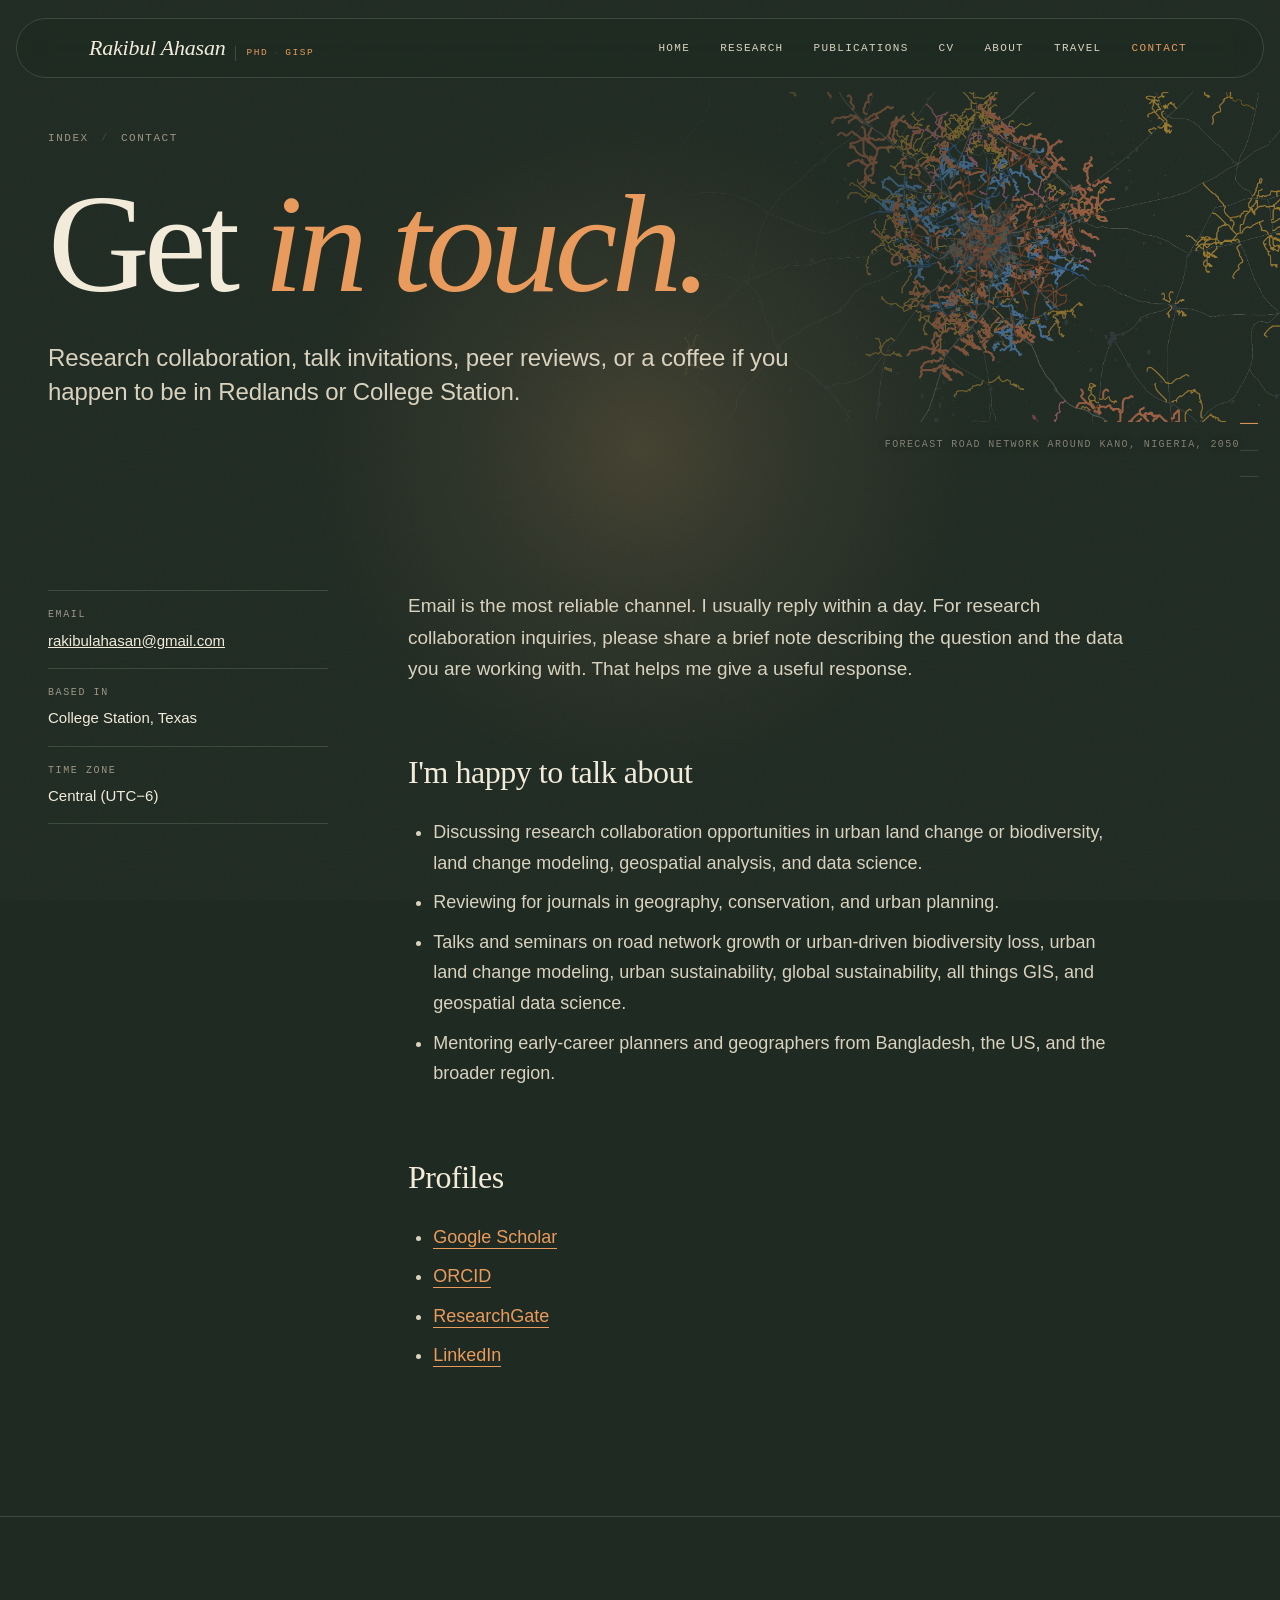
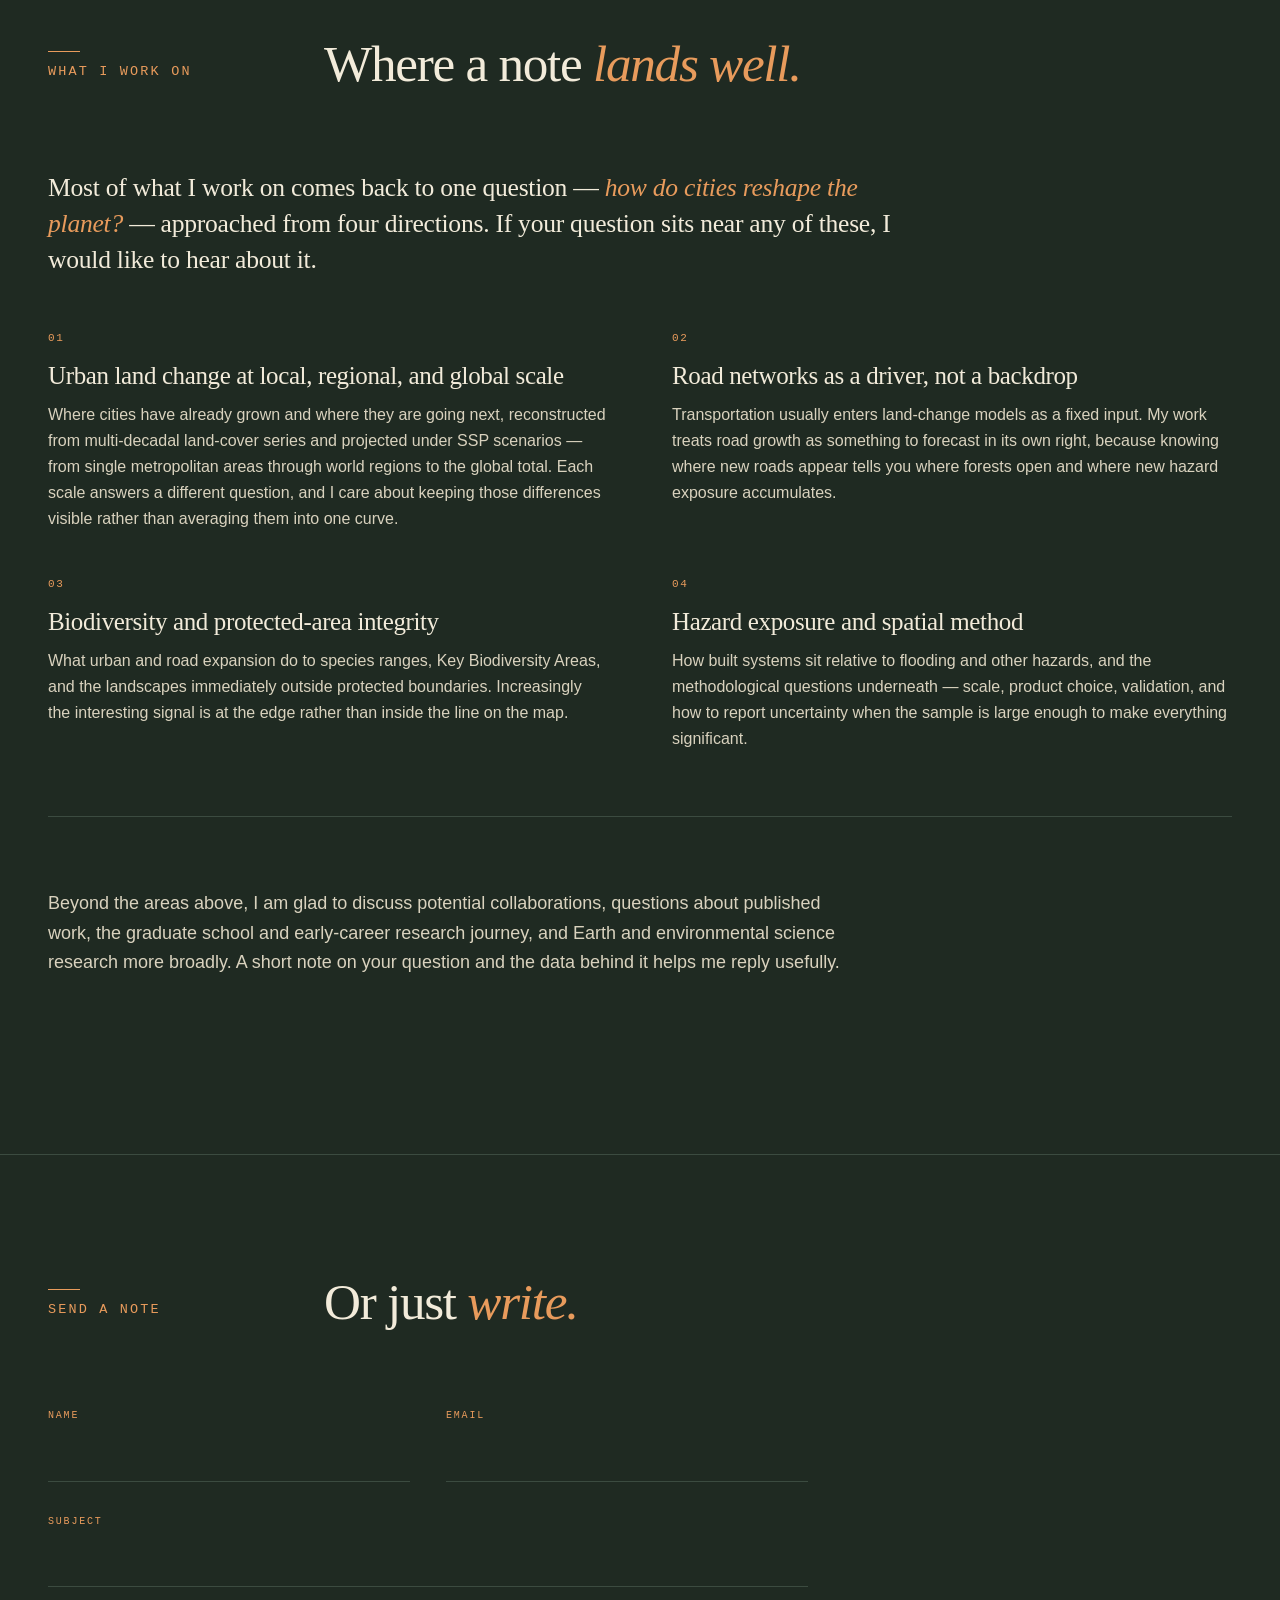
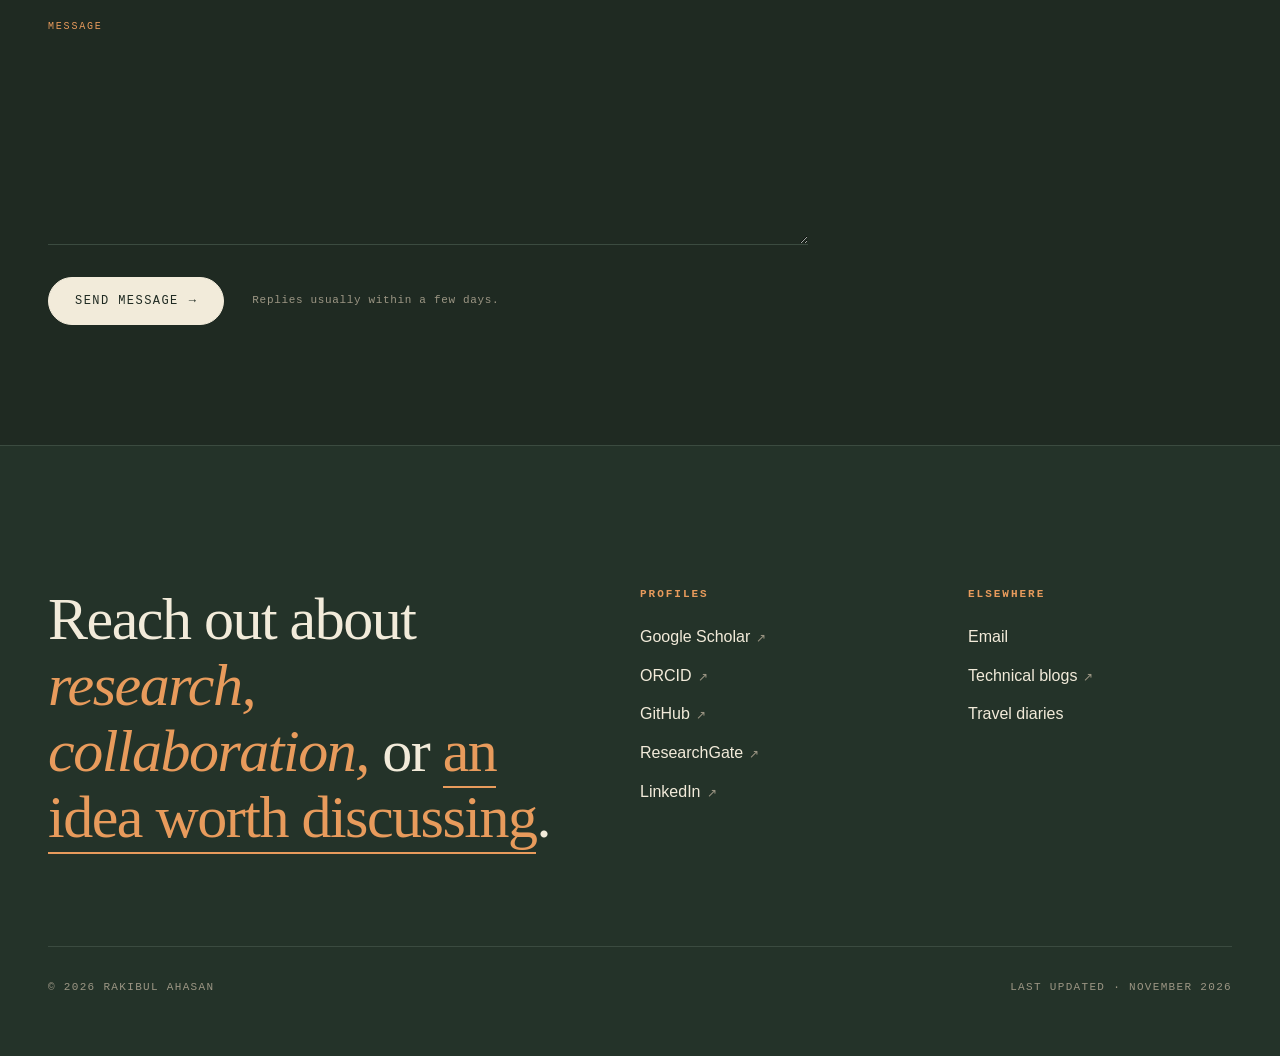
<file: contact.html>
<!DOCTYPE html>
<html lang="en">
<head>
  <meta charset="UTF-8" />
  <meta name="viewport" content="width=device-width, initial-scale=1" />
  <title>Contact — Rakibul Ahasan</title>
  <meta name="description" content="Contact Rakibul Ahasan, PhD &mdash; research collaboration on urban land change, road network modeling, biodiversity, and GIS, plus talks and peer review." />
  <link rel="canonical" href="https://www.rakibulahasan.com/contact.html" />

  <!-- Open Graph (Facebook, LinkedIn, Slack, WhatsApp) -->
  <meta property="og:type" content="website" />
  <meta property="og:site_name" content="Rakibul Ahasan" />
  <meta property="og:locale" content="en_US" />
  <meta property="og:url" content="https://www.rakibulahasan.com/contact.html" />
  <meta property="og:title" content="Contact — Rakibul Ahasan" />
  <meta property="og:description" content="Contact Rakibul Ahasan, PhD &mdash; research collaboration on urban land change, road network modeling, biodiversity, and GIS, plus talks and peer review." />
  <meta property="og:image" content="https://www.rakibulahasan.com/assets/share-card.jpg" />
  <meta property="og:image:secure_url" content="https://www.rakibulahasan.com/assets/share-card.jpg" />
  <meta property="og:image:type" content="image/jpeg" />
  <meta property="og:image:width" content="1200" />
  <meta property="og:image:height" content="630" />
  <meta property="og:image:alt" content="Rakibul Ahasan — geographer, spatial analysis and data science" />

  <!-- X / Twitter -->
  <meta name="twitter:card" content="summary_large_image" />
  <meta name="twitter:title" content="Contact — Rakibul Ahasan" />
  <meta name="twitter:description" content="Contact Rakibul Ahasan, PhD &mdash; research collaboration on urban land change, road network modeling, biodiversity, and GIS, plus talks and peer review." />
  <meta name="twitter:image" content="https://www.rakibulahasan.com/assets/share-card.jpg" />
  <meta name="twitter:image:alt" content="Rakibul Ahasan — geographer, spatial analysis and data science" />

  <link rel="icon" type="image/svg+xml" href="favicon.svg" />
  <link rel="alternate icon" href="favicon.svg" />
  <link rel="preconnect" href="https://fonts.googleapis.com" />
  <link rel="preconnect" href="https://fonts.gstatic.com" crossorigin />
  <link href="https://fonts.googleapis.com/css2?family=Nunito+Sans:ital,opsz,wght@0,6..12,200..900;1,6..12,200..900&family=Instrument+Serif:ital@0;1&family=JetBrains+Mono:wght@400;500&display=swap" rel="stylesheet" />
  <meta http-equiv="Content-Security-Policy" content="default-src 'self'; script-src 'self' https://cloud.umami.is; style-src 'self' https://fonts.googleapis.com; font-src 'self' https://fonts.gstatic.com; img-src 'self' data:; connect-src 'self' https://formspree.io https://cloud.umami.is https://api-gateway.umami.dev; form-action https://formspree.io; base-uri 'self'; object-src 'none'; frame-src 'none'" />
  <meta name="referrer" content="strict-origin-when-cross-origin" />
  <link rel="stylesheet" href="styles.css?v=20261124c" />
  <!-- Umami: cookieless analytics, no consent banner required -->
  <script defer src="https://cloud.umami.is/script.js" data-website-id="e248c6ed-f16d-45dd-a9fe-fede9e4f2961"></script>
  <script type="application/ld+json">
  {
    "@context": "https://schema.org",
    "@graph": [
      {
        "@type": "WebPage",
        "@id": "https://www.rakibulahasan.com/contact.html#webpage",
        "url": "https://www.rakibulahasan.com/contact.html",
        "name": "Contact — Rakibul Ahasan",
        "isPartOf": {
          "@id": "https://www.rakibulahasan.com/#website"
        },
        "about": {
          "@id": "https://www.rakibulahasan.com/#person"
        },
        "inLanguage": "en-US"
      },
      {
        "@type": "BreadcrumbList",
        "itemListElement": [
          {
            "@type": "ListItem",
            "position": 1,
            "name": "Home",
            "item": "https://www.rakibulahasan.com/"
          },
          {
            "@type": "ListItem",
            "position": 2,
            "name": "Contact",
            "item": "https://www.rakibulahasan.com/contact.html"
          }
        ]
      }
    ]
  }
  </script>
</head>
<body>


<div class="orb" aria-hidden="true"></div>

<script src="orb.js?v=20261124a"></script>

<header class="site">
  <div class="container header-row">
    <a href="index.html" class="brand">Rakibul Ahasan<span class="cred">PhD<span class="sep">·</span>GISP</span></a>
    <button class="nav-toggle" type="button" aria-label="Open menu" aria-expanded="false" aria-controls="primary-nav"><span></span><span></span><span></span></button>
    <nav class="primary" id="primary-nav" aria-label="Primary">
      <a href="index.html">Home</a>
      <a href="research.html">Research</a>
      <a href="publications.html">Publications</a>
      <a href="cv.html">CV</a>
      <a href="about.html">About</a>
      <a href="travel.html">Travel</a>
      <a href="contact.html" class="active">Contact</a>
    </nav>
  </div>
</header>


<nav class="section-nav" aria-label="Page sections">
    <a href="#details" data-target="details"><span class="label">Details</span><span class="tick" aria-hidden="true"></span></a>
    <a href="#work" data-target="work"><span class="label">What I work on</span><span class="tick" aria-hidden="true"></span></a>
    <a href="#note" data-target="note"><span class="label">Send a note</span><span class="tick" aria-hidden="true"></span></a>
</nav>

<section class="page-header">
  <div class="page-photo photo-roads" aria-hidden="true"></div>
  <p class="page-photo-cap" aria-hidden="true">Forecast road network around Kano, Nigeria, 2050</p>
  <div class="container">
    <div class="crumbs"><a href="index.html">Index</a><span class="sep">/</span>Contact</div>
    <h1 class="page-title rise d1">Get <em>in touch.</em></h1>
    <p class="page-lede rise d2">Research collaboration, talk invitations, peer reviews, or a coffee if you happen to be in Redlands or College Station.</p>
  </div>
</section>

<section class="s" id="details">
  <div class="container">
    <div class="about-grid">
      <aside class="about-meta">
        <dl>
          <div class="row"><dt>Email</dt><dd><a href="mailto:rakibulahasan@gmail.com">rakibulahasan@gmail.com</a></dd></div>
          <div class="row"><dt>Based in</dt><dd>College Station, Texas</dd></div>
          <div class="row"><dt>Time zone</dt><dd>Central (UTC&minus;6)</dd></div>
        </dl>
      </aside>

      <div class="prose">
        <p>Email is the most reliable channel. I usually reply within a day. For research collaboration inquiries, please share a brief note describing the question and the data you are working with. That helps me give a useful response.</p>

        <h3>I'm happy to talk about</h3>
        <ul>
          <li>Discussing research collaboration opportunities in urban land change or biodiversity, land change modeling, geospatial analysis, and data science.</li>
          <li>Reviewing for journals in geography, conservation, and urban planning.</li>
          <li>Talks and seminars on road network growth or urban-driven biodiversity loss, urban land change modeling, urban sustainability, global sustainability, all things GIS, and geospatial data science.</li>
          <li>Mentoring early-career planners and geographers from Bangladesh, the US, and the broader region.</li>
        </ul>

        <h3>Profiles</h3>
        <ul>
          <li><a href="https://scholar.google.com/citations?user=SDBFKlsAAAAJ&hl=en" target="_blank" rel="noopener noreferrer">Google Scholar</a></li>
          <li><a href="https://orcid.org/0000-0003-4772-8499" target="_blank" rel="noopener noreferrer">ORCID</a></li>
          <li><a href="https://www.researchgate.net/profile/Rakibul-Ahasan" target="_blank" rel="noopener noreferrer">ResearchGate</a></li>
          <li><a href="https://www.linkedin.com/in/rakibulahasan/" target="_blank" rel="noopener noreferrer">LinkedIn</a></li>
        </ul>
      </div>
    </div>
  </div>
</section>


<!-- What I work on -->
<section class="s" id="work">
  <div class="container">
    <div class="section-head">
      <div class="section-label">What I work on</div>
      <h2 class="section-title">Where a note <em>lands well.</em></h2>
    </div>

    <p class="interest-lead">Most of what I work on comes back to one question &mdash; <em>how do cities reshape the planet?</em> &mdash; approached from four directions. If your question sits near any of these, I would like to hear about it.</p>

    <div class="interest-grid">
          <div class="interest">
            <div class="interest-num">01</div>
            <h4>Urban land change at local, regional, and global scale</h4>
            <p>Where cities have already grown and where they are going next, reconstructed from multi-decadal land-cover series and projected under SSP scenarios &mdash; from single metropolitan areas through world regions to the global total. Each scale answers a different question, and I care about keeping those differences visible rather than averaging them into one curve.</p>
          </div>

          <div class="interest">
            <div class="interest-num">02</div>
            <h4>Road networks as a driver, not a backdrop</h4>
            <p>Transportation usually enters land-change models as a fixed input. My work treats road growth as something to forecast in its own right, because knowing where new roads appear tells you where forests open and where new hazard exposure accumulates.</p>
          </div>

          <div class="interest">
            <div class="interest-num">03</div>
            <h4>Biodiversity and protected-area integrity</h4>
            <p>What urban and road expansion do to species ranges, Key Biodiversity Areas, and the landscapes immediately outside protected boundaries. Increasingly the interesting signal is at the edge rather than inside the line on the map.</p>
          </div>

          <div class="interest">
            <div class="interest-num">04</div>
            <h4>Hazard exposure and spatial method</h4>
            <p>How built systems sit relative to flooding and other hazards, and the methodological questions underneath &mdash; scale, product choice, validation, and how to report uncertainty when the sample is large enough to make everything significant.</p>
          </div>
        </div>

    <p class="interest-note">Beyond the areas above, I am glad to discuss potential collaborations, questions about published work, the graduate school and early-career research journey, and Earth and environmental science research more broadly. A short note on your question and the data behind it helps me reply usefully.</p>
  </div>
</section>

<!-- Contact form -->
<section class="s" id="note">
  <div class="container">
    <div class="section-head">
      <div class="section-label">Send a note</div>
      <h2 class="section-title">Or just <em>write.</em></h2>
    </div>

    <form class="contact-form" action="https://formspree.io/f/mwvybwwn" method="POST">
      <div class="form-row">
        <div class="form-field">
          <label for="cf-name">Name</label>
          <input type="text" id="cf-name" name="name" required autocomplete="name" />
        </div>
        <div class="form-field">
          <label for="cf-email">Email</label>
          <input type="email" id="cf-email" name="email" required autocomplete="email" />
        </div>
      </div>

      <div class="form-row is-single">
        <div class="form-field full">
          <label for="cf-subject">Subject</label>
          <input type="text" id="cf-subject" name="subject" required />
        </div>
      </div>

      <div class="form-row is-single">
        <div class="form-field full">
          <label for="cf-message">Message</label>
          <textarea id="cf-message" name="message" required rows="6"></textarea>
        </div>
      </div>

      <input type="hidden" name="_subject" value="[rakibulahasan.com] New message from the contact form" />
      <input type="hidden" name="Sent from" value="https://www.rakibulahasan.com" />
      <div class="form-actions">
        <button type="submit" class="btn">
          Send message
          <span class="arrow">→</span>
        </button>
        <span class="form-note">Replies usually within a few days.</span>
      </div>
    </form>
  </div>
</section>

<footer class="site">
  <div class="container">
    <div class="contact-grid">
      <div class="contact-prompt">
        Reach out about <em>research, collaboration,</em> or <a href="#note">an idea worth discussing</a>.
      </div>
      <div class="contact-col">
        <h5>Profiles</h5>
        <ul>
          <li><a href="https://scholar.google.com/citations?user=SDBFKlsAAAAJ&hl=en" target="_blank" rel="noopener noreferrer">Google Scholar</a></li>
          <li><a href="https://orcid.org/0000-0003-4772-8499" target="_blank" rel="noopener noreferrer">ORCID</a></li>
          <li><a href="https://github.com/rahasan36" target="_blank" rel="noopener noreferrer">GitHub</a></li>
          <li><a href="https://www.researchgate.net/profile/Rakibul-Ahasan" target="_blank" rel="noopener noreferrer">ResearchGate</a></li>
          <li><a href="https://www.linkedin.com/in/rakibulahasan/" target="_blank" rel="noopener noreferrer">LinkedIn</a></li>
        </ul>
      </div>
      <div class="contact-col">
        <h5>Elsewhere</h5>
        <ul>
          <li><a href="mailto:rakibulahasan@gmail.com">Email</a></li>
          <li><a href="https://www.esri.com/arcgis-blog/author/rahasan" target="_blank" rel="noopener noreferrer">Technical blogs</a></li>
          <li><a href="travel.html">Travel diaries</a></li>
        </ul>
      </div>
    </div>
    <div class="footer-base">
      <span>&copy; 2026 Rakibul Ahasan</span>
      <span>Last updated &middot; November 2026</span>
    </div>
  </div>
</footer>

<script src="section-nav.js?v=20261124a"></script>

<script src="form.js?v=20261124a"></script>

</body>
</html>
</file>
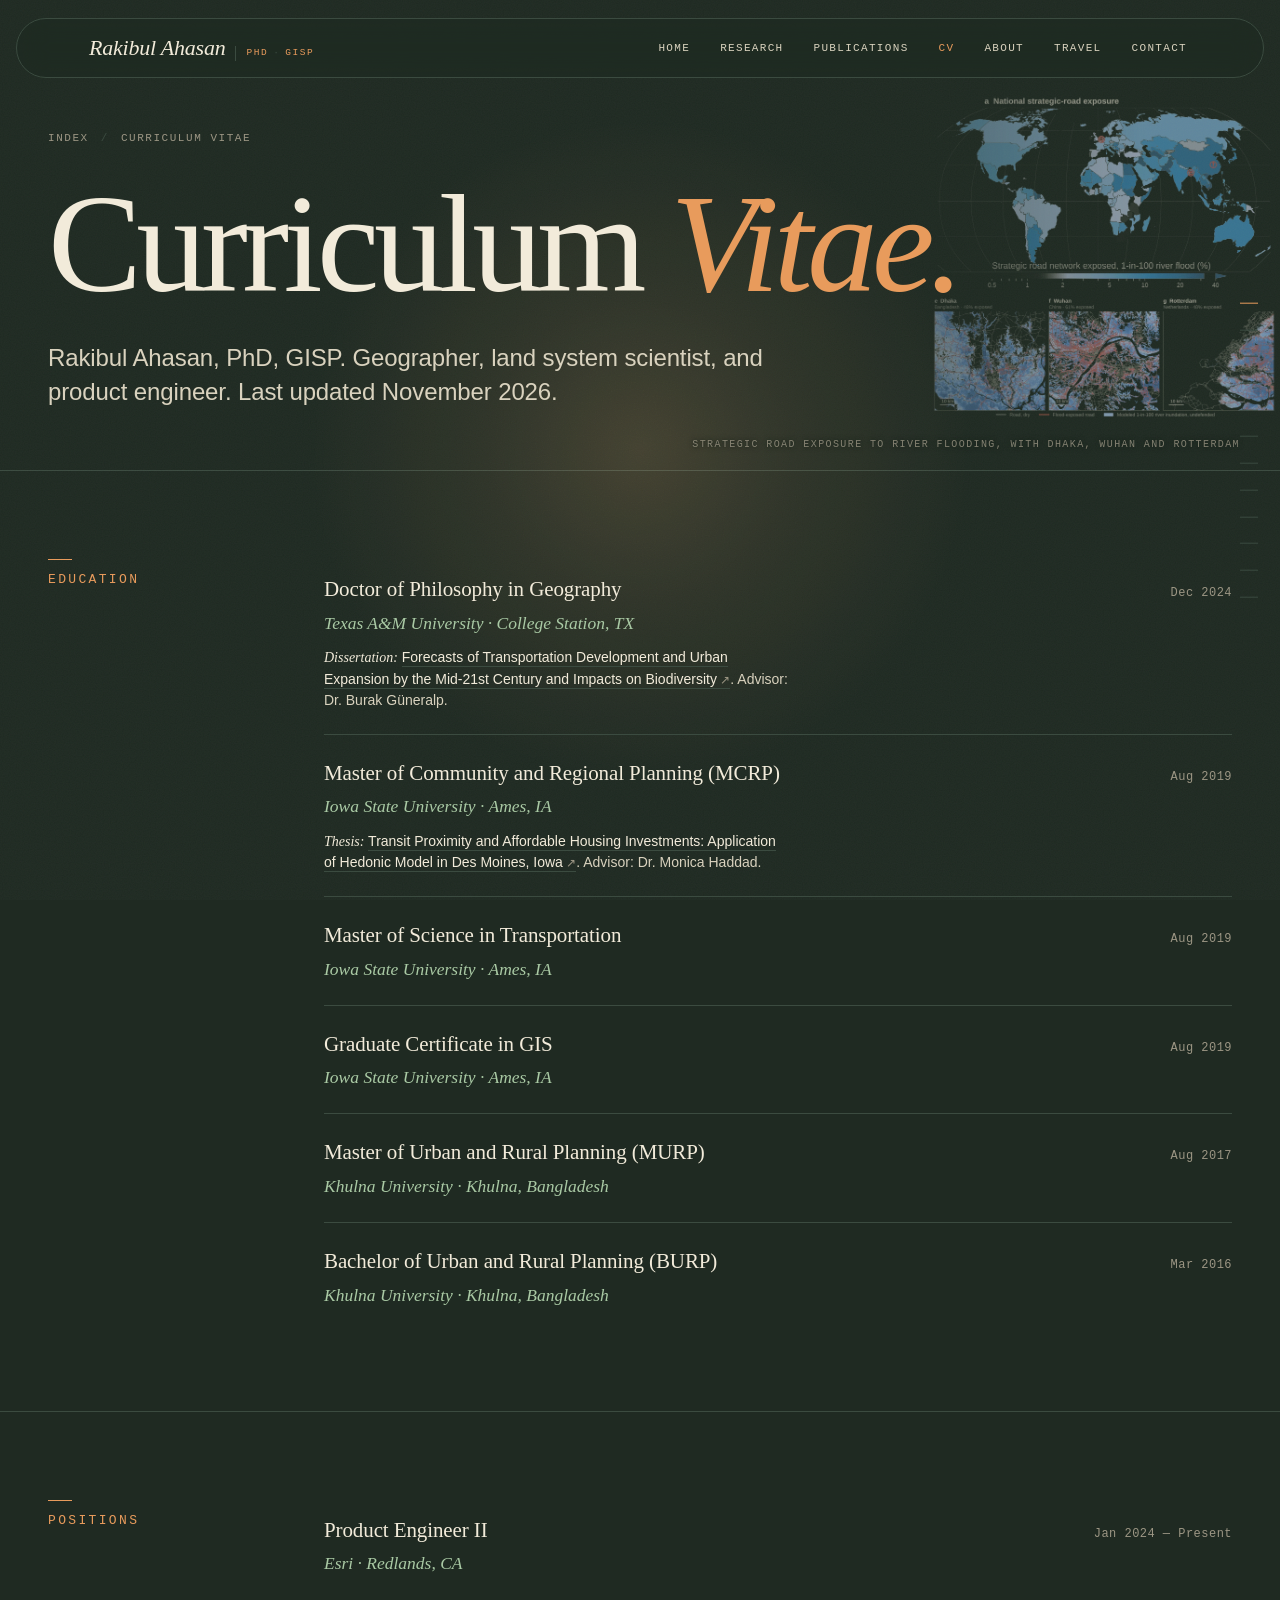
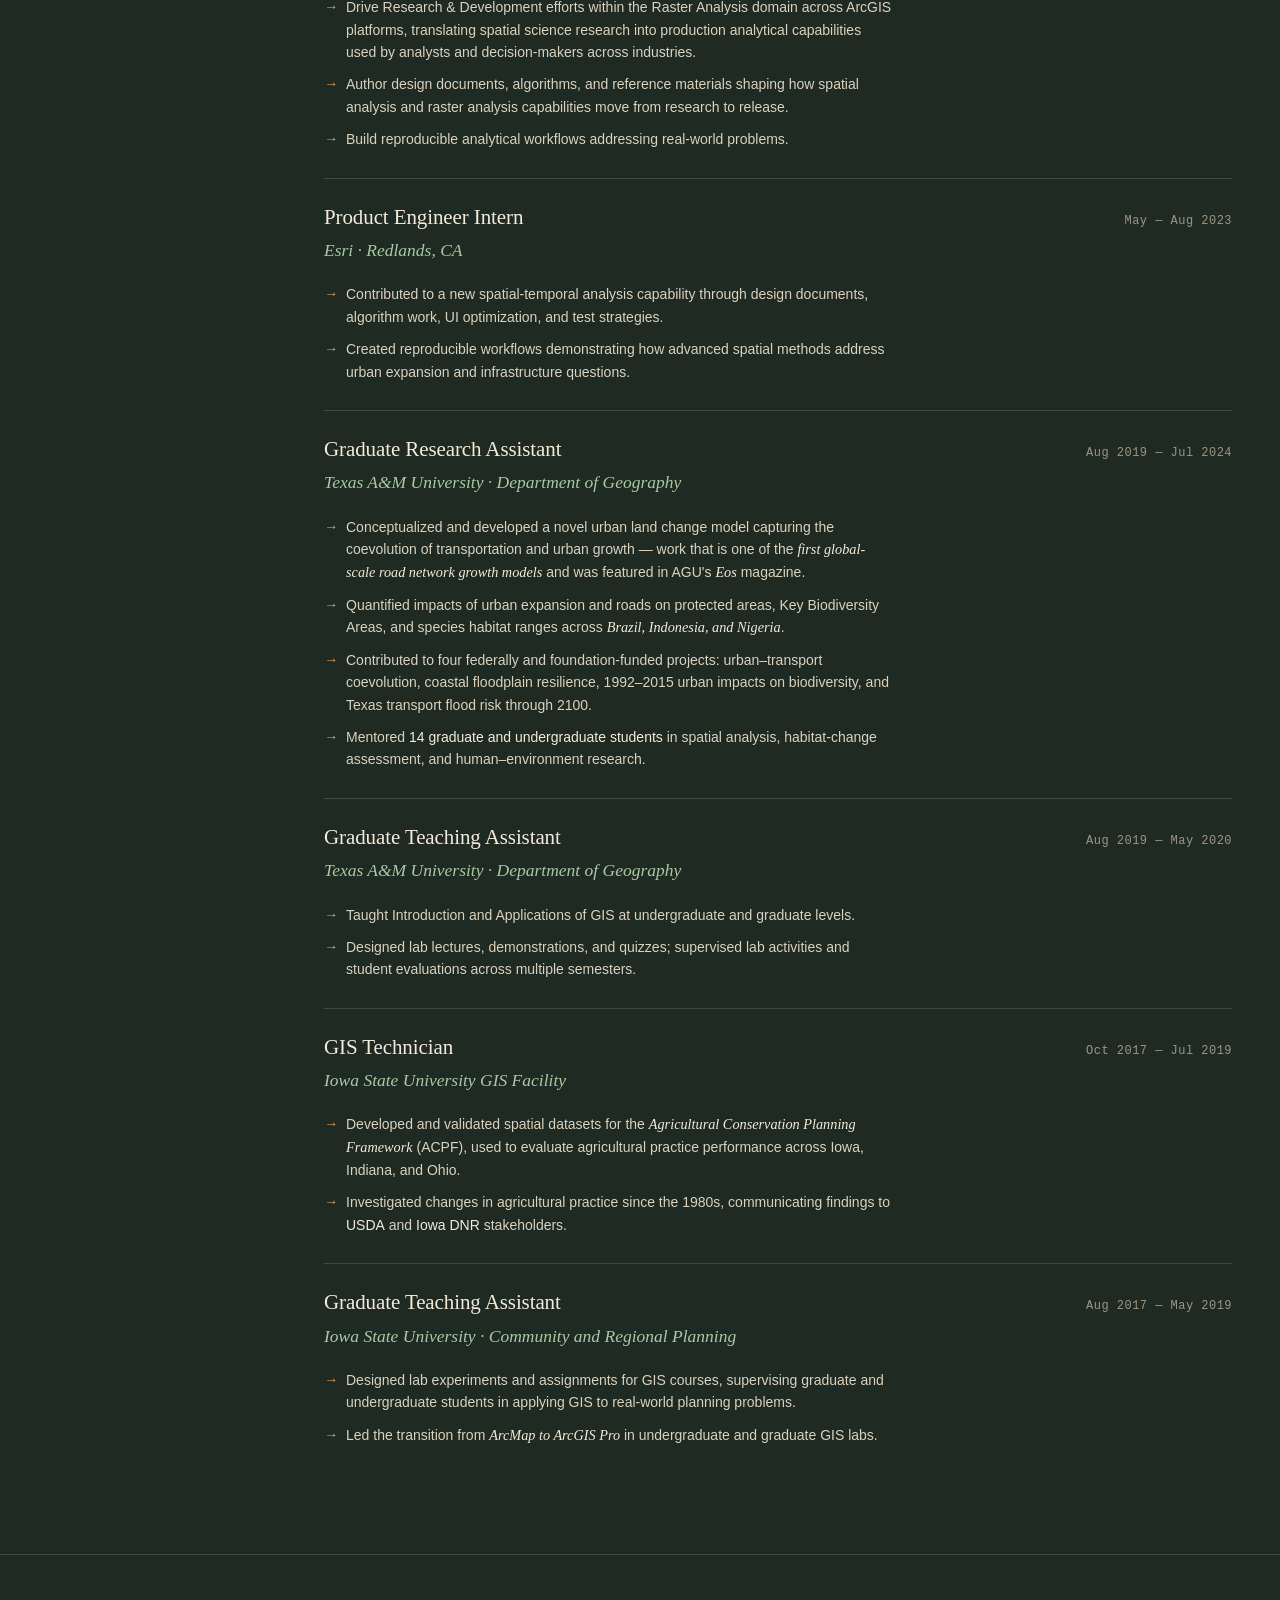
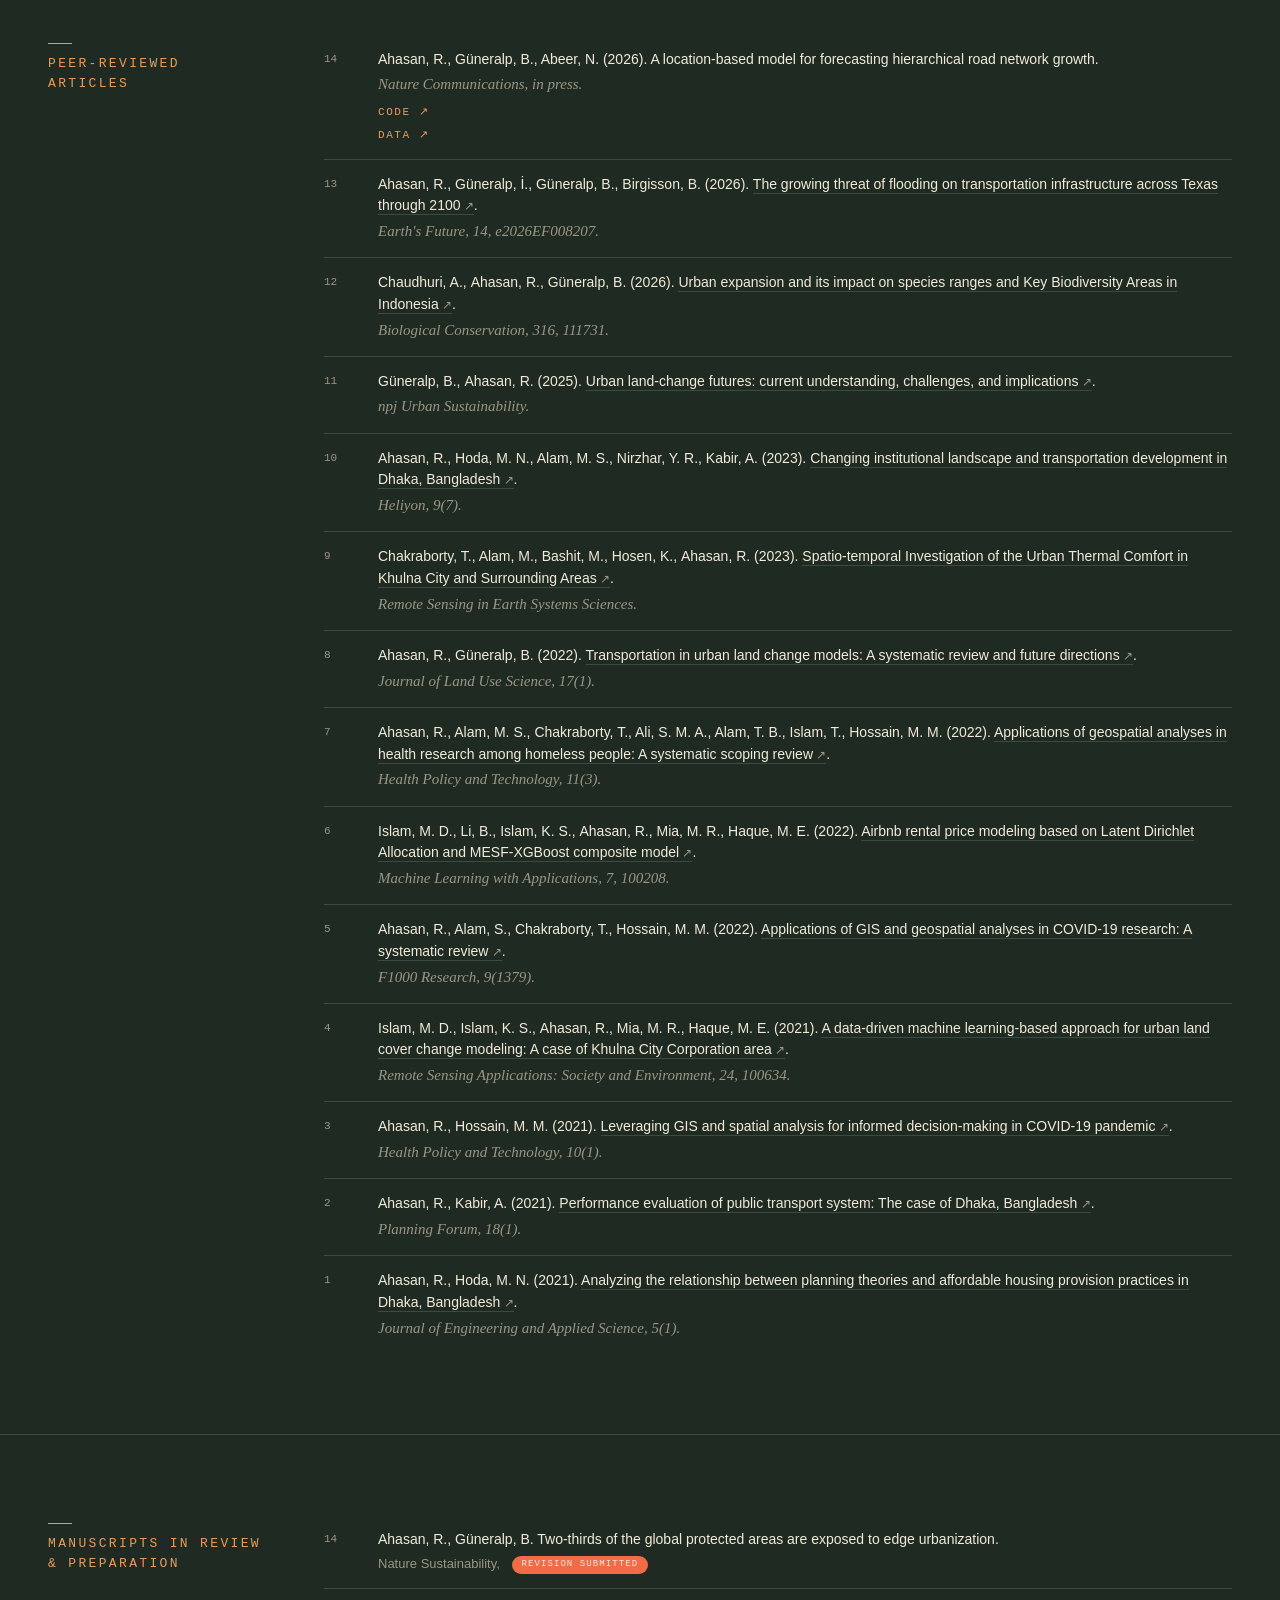
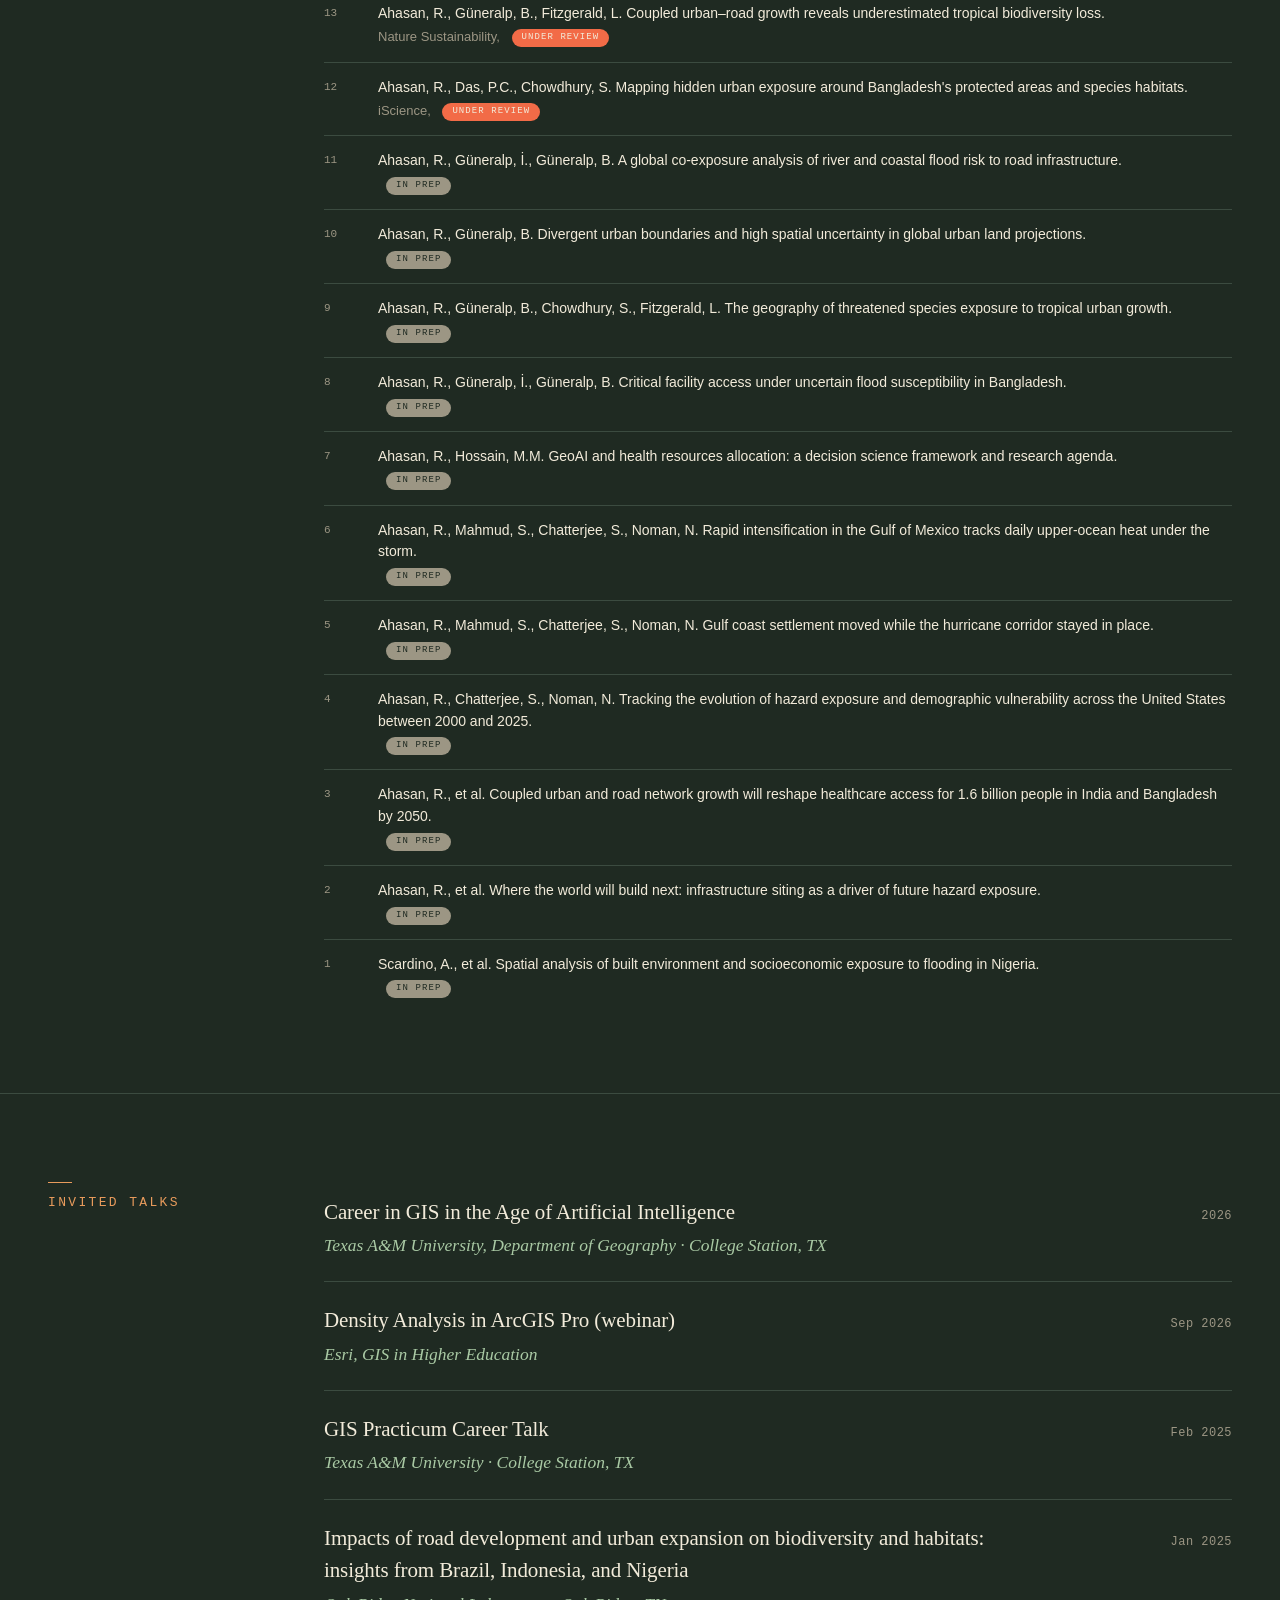
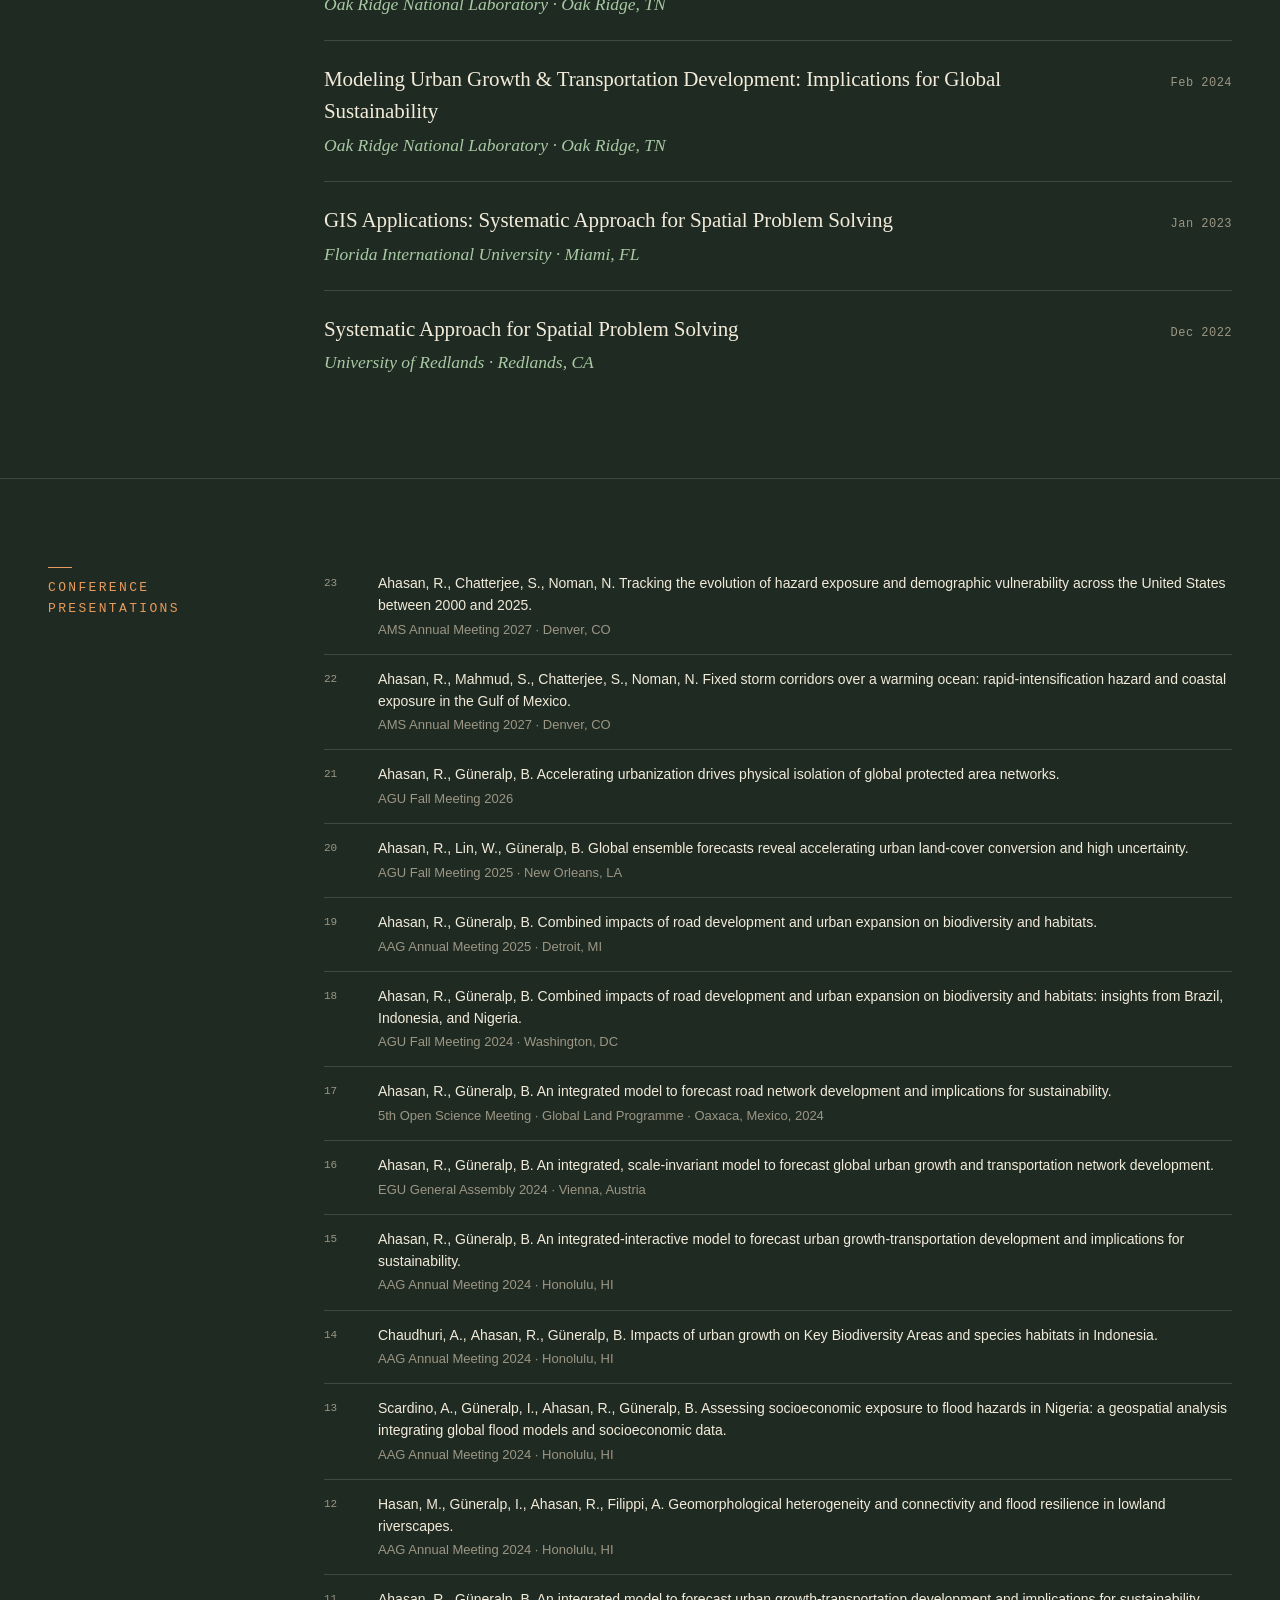
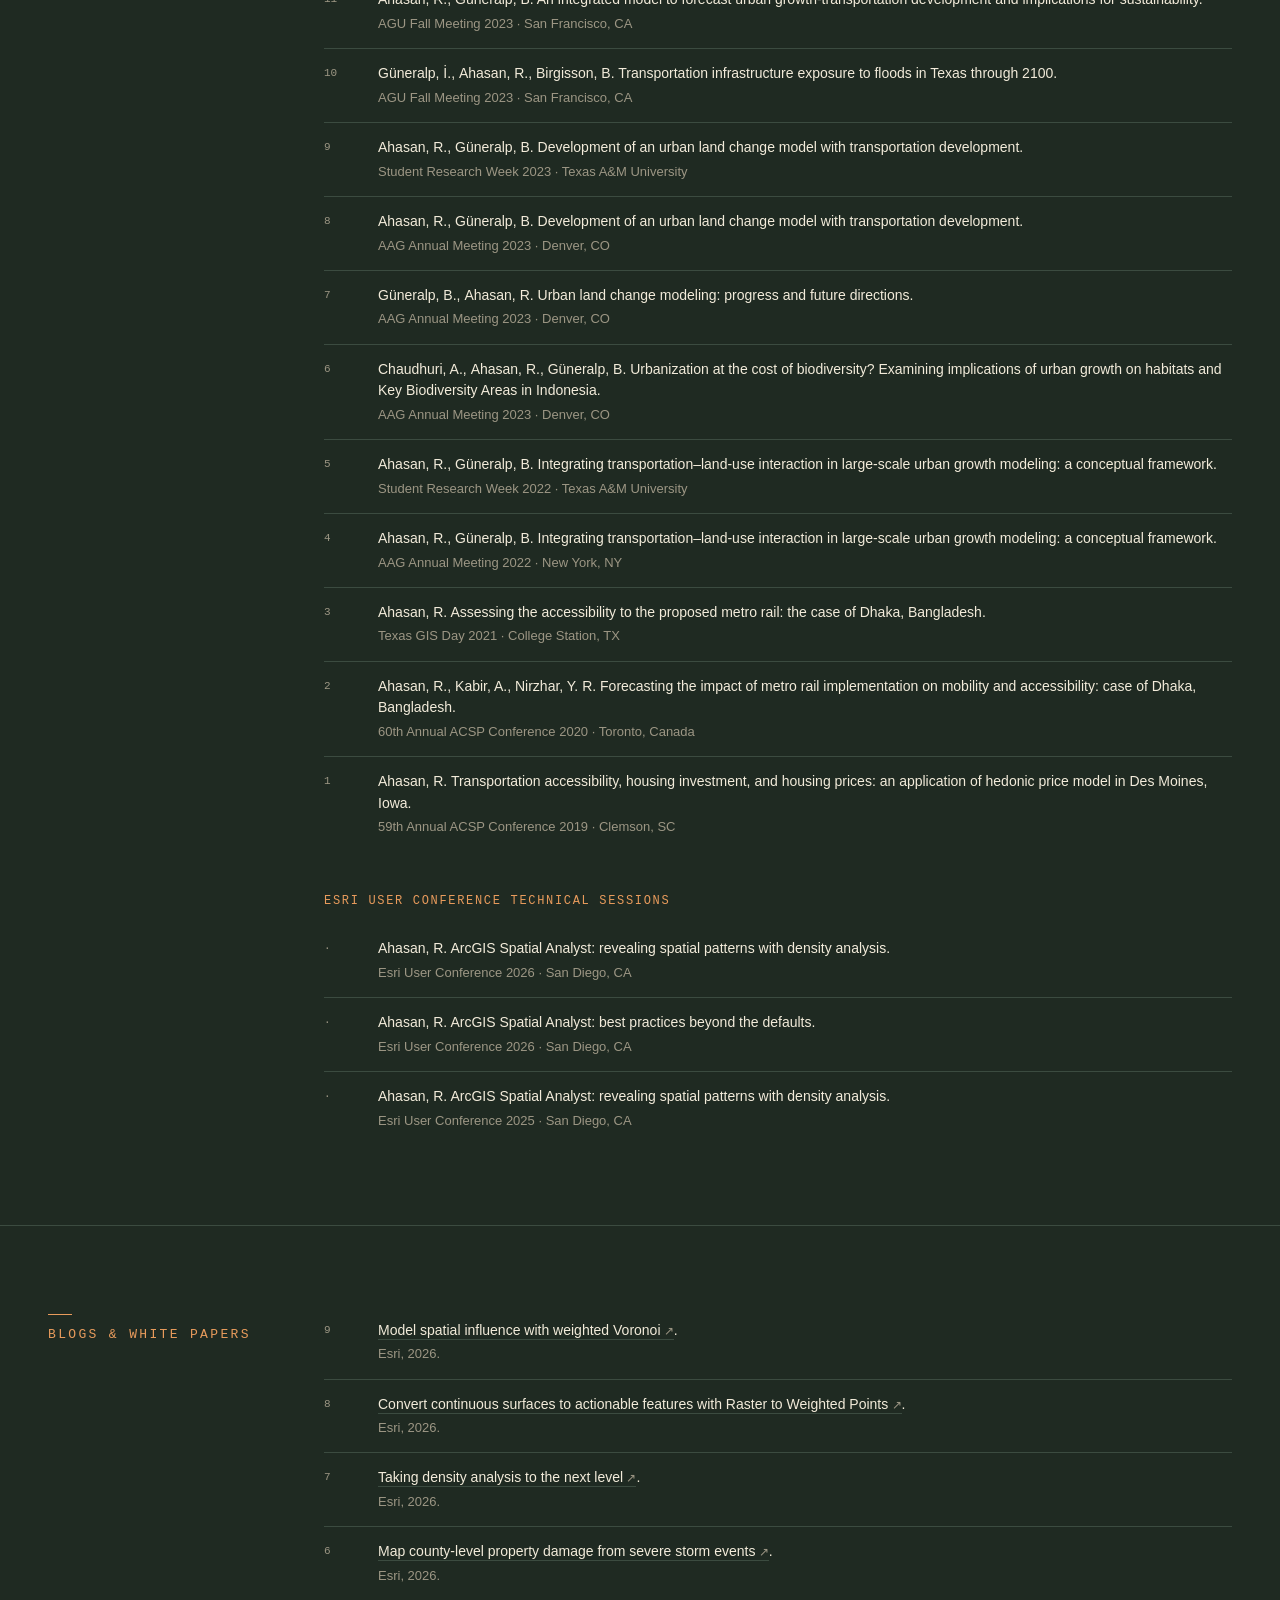
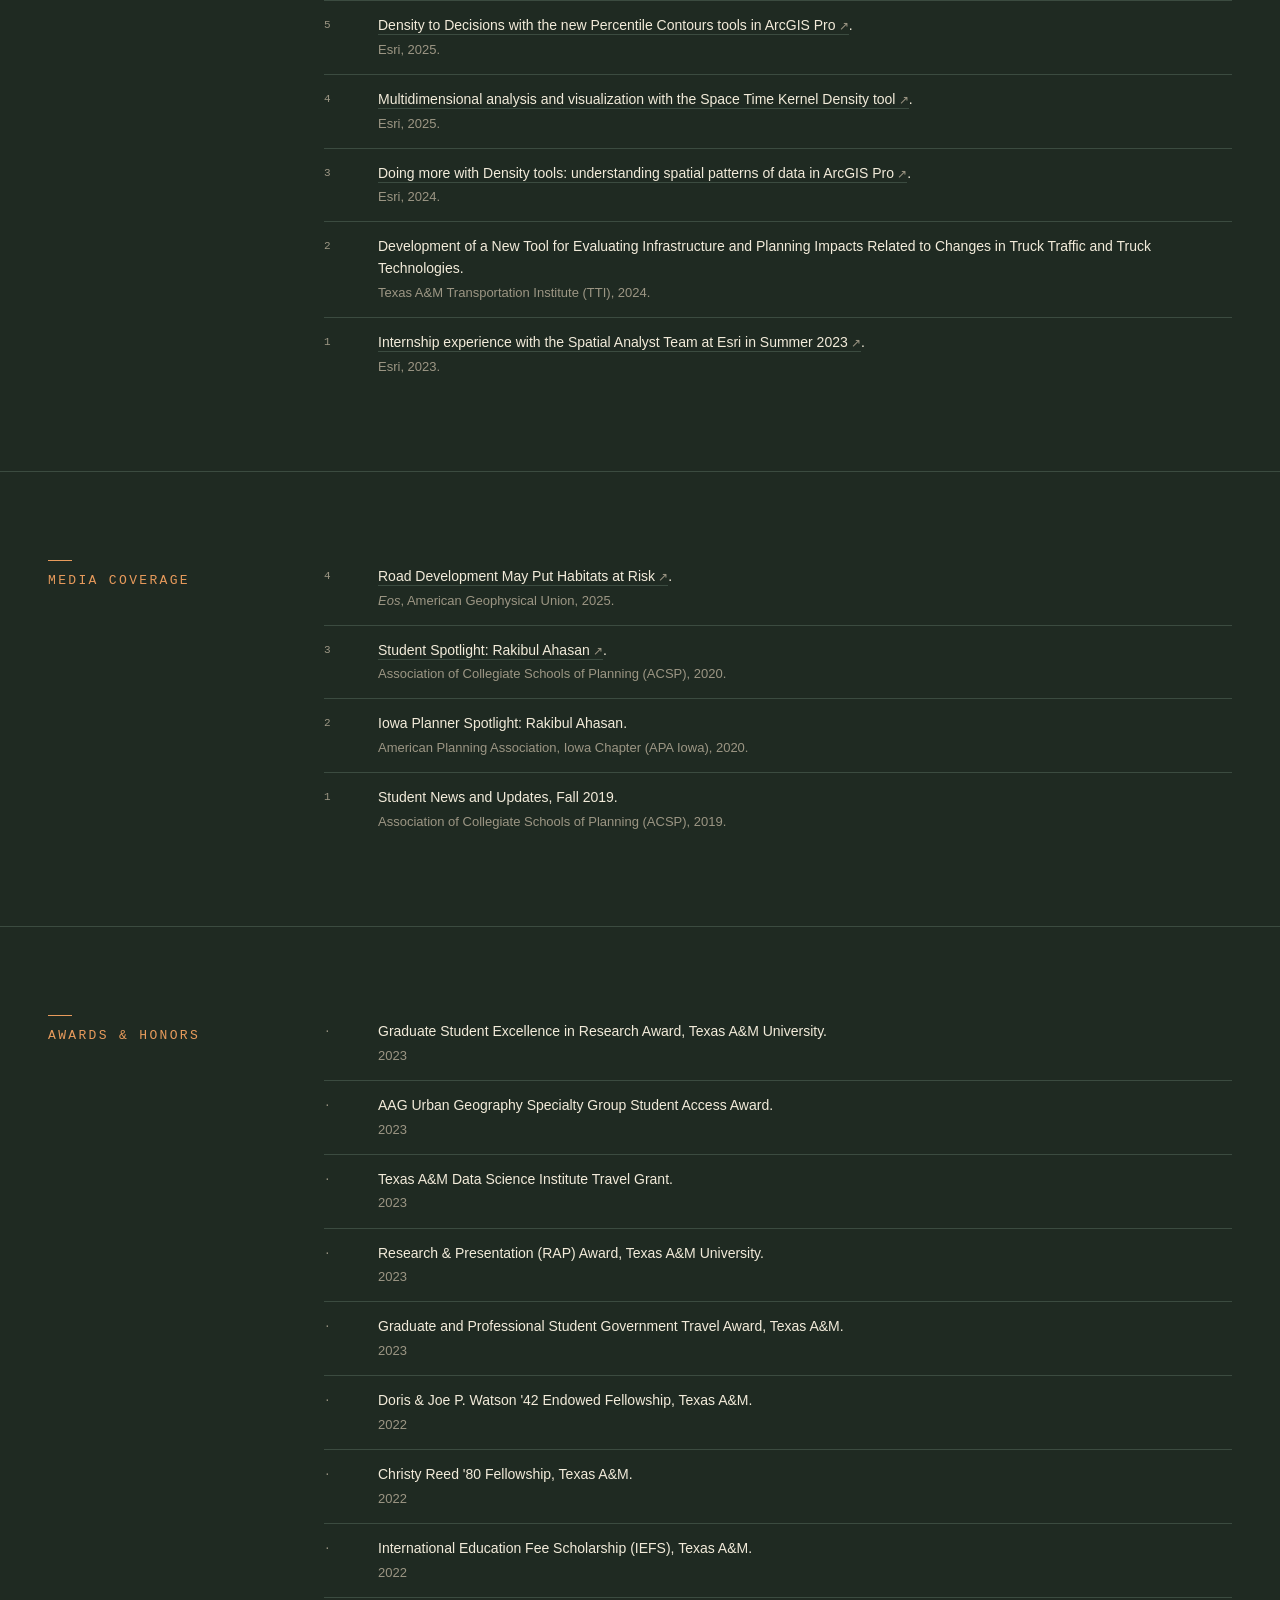
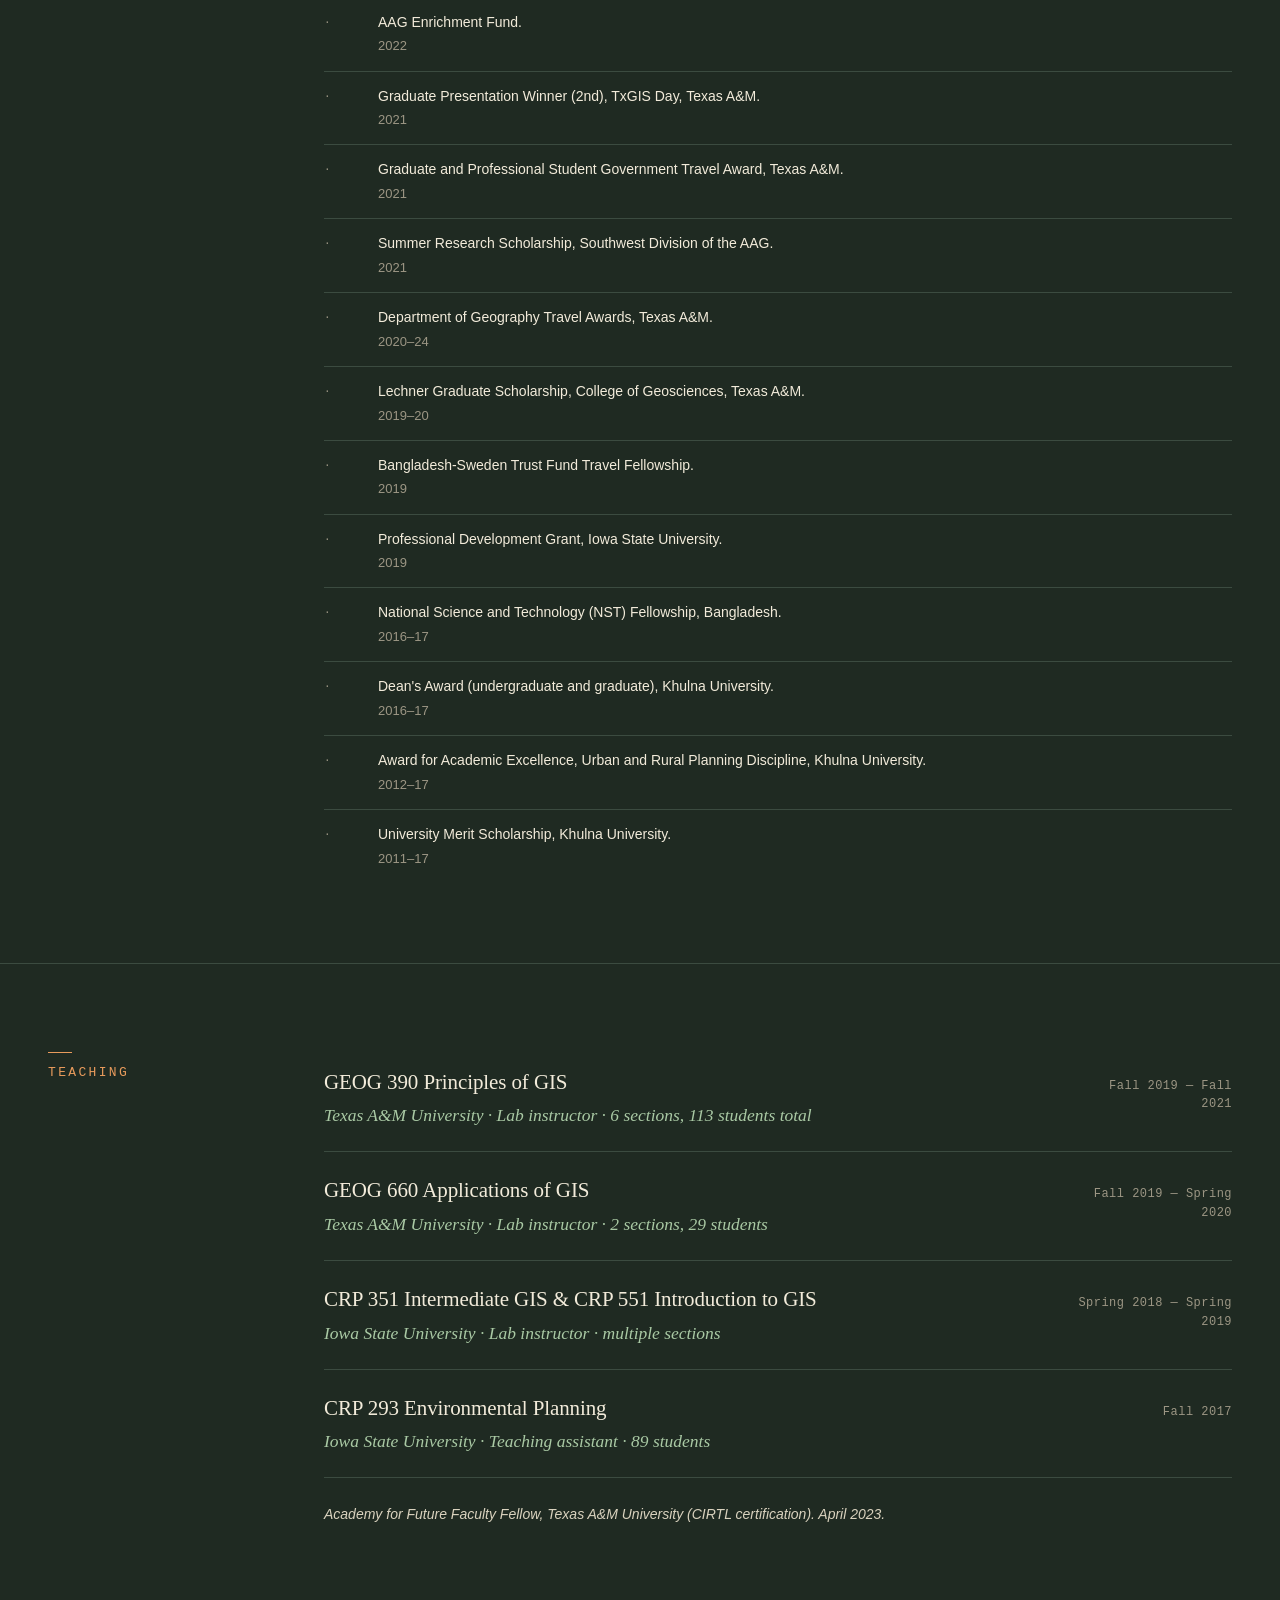
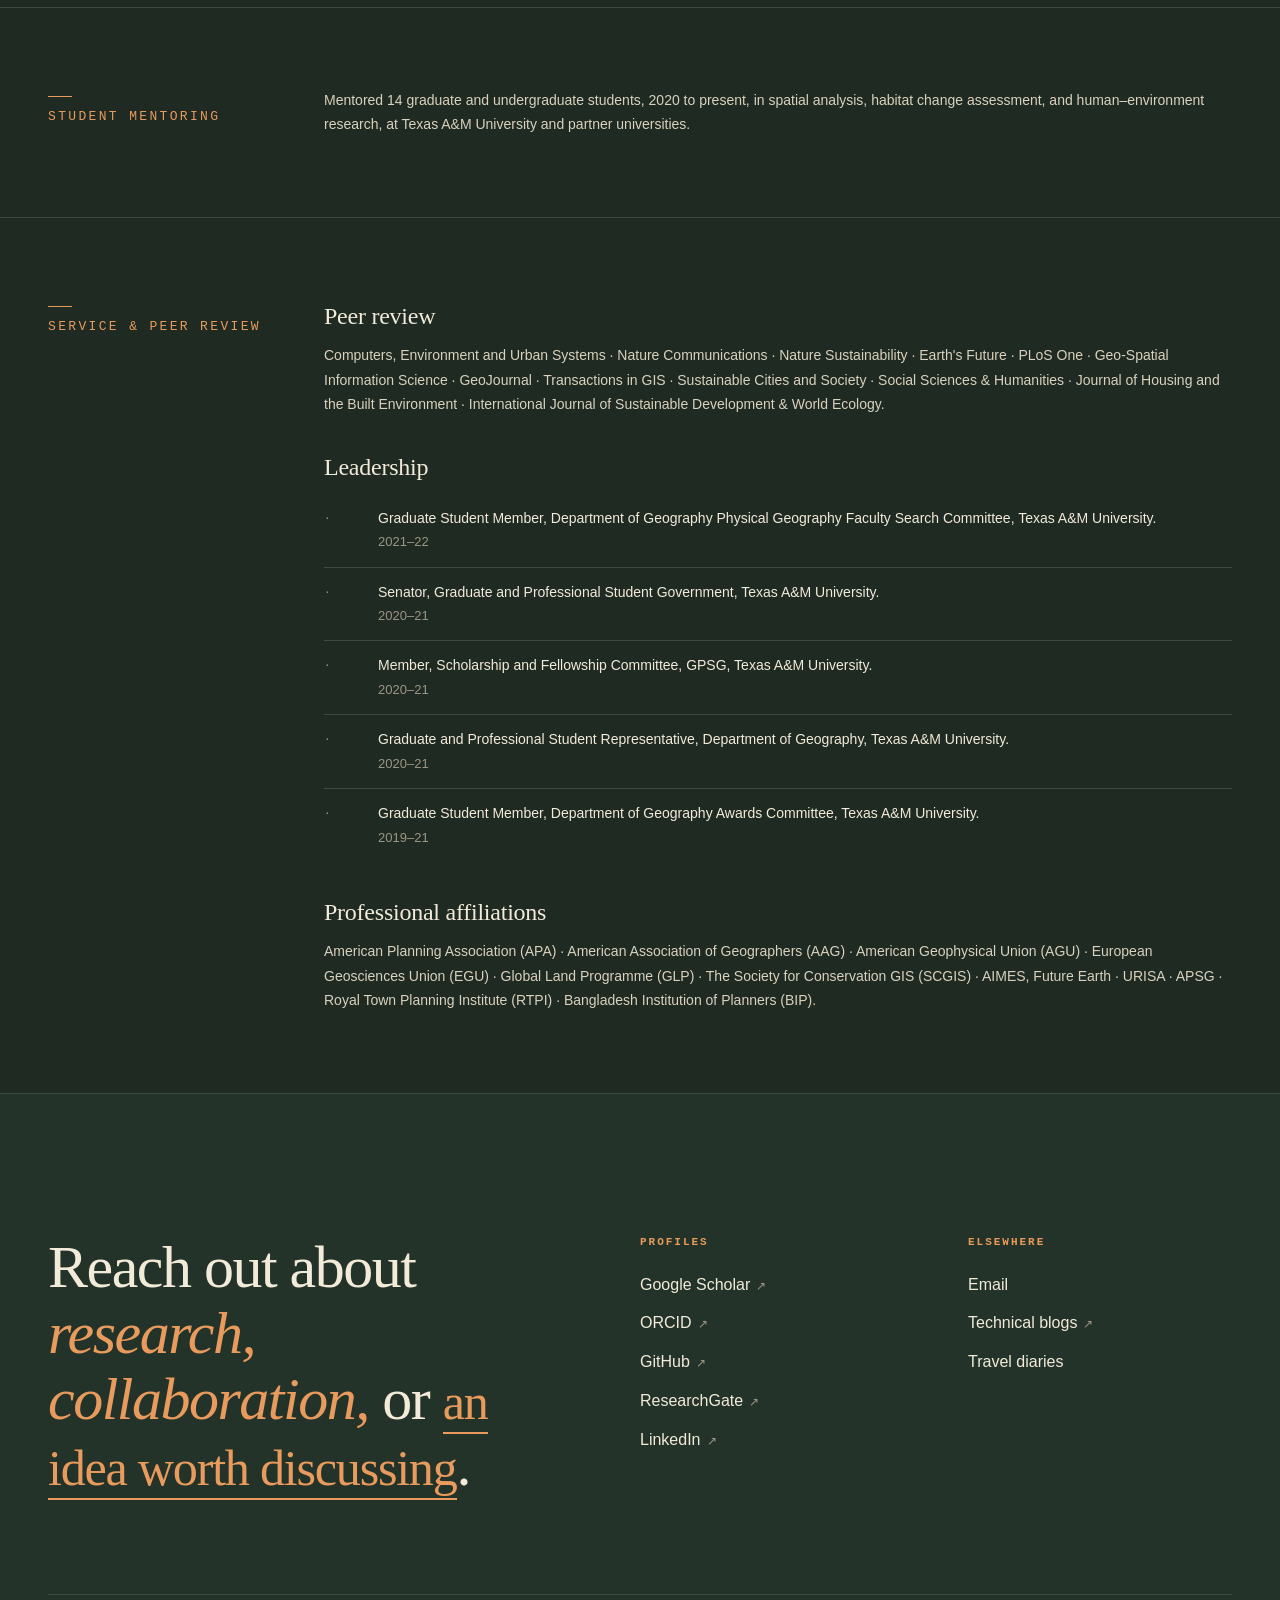
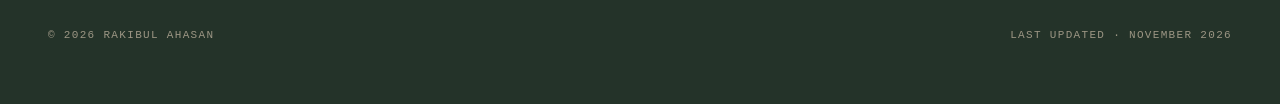
<file: cv.html>
<!DOCTYPE html>
<html lang="en">
<head>
  <meta charset="UTF-8" />
  <meta name="viewport" content="width=device-width, initial-scale=1" />
  <title>CV — Rakibul Ahasan, PhD</title>
  <meta name="description" content="Curriculum vitae of Rakibul Ahasan — Product Engineer at Esri, geographer working on urban land change, road network modeling, and biodiversity." />
  <link rel="canonical" href="https://www.rakibulahasan.com/cv.html" />

  <!-- Open Graph (Facebook, LinkedIn, Slack, WhatsApp) -->
  <meta property="og:type" content="website" />
  <meta property="og:site_name" content="Rakibul Ahasan" />
  <meta property="og:locale" content="en_US" />
  <meta property="og:url" content="https://www.rakibulahasan.com/cv.html" />
  <meta property="og:title" content="CV — Rakibul Ahasan, PhD" />
  <meta property="og:description" content="Curriculum vitae of Rakibul Ahasan — Product Engineer at Esri, geographer working on urban land change, road network modeling, and biodiversity." />
  <meta property="og:image" content="https://www.rakibulahasan.com/assets/share-card.jpg" />
  <meta property="og:image:secure_url" content="https://www.rakibulahasan.com/assets/share-card.jpg" />
  <meta property="og:image:type" content="image/jpeg" />
  <meta property="og:image:width" content="1200" />
  <meta property="og:image:height" content="630" />
  <meta property="og:image:alt" content="Rakibul Ahasan — geographer, spatial analysis and data science" />

  <!-- X / Twitter -->
  <meta name="twitter:card" content="summary_large_image" />
  <meta name="twitter:title" content="CV — Rakibul Ahasan, PhD" />
  <meta name="twitter:description" content="Curriculum vitae of Rakibul Ahasan — Product Engineer at Esri, geographer working on urban land change, road network modeling, and biodiversity." />
  <meta name="twitter:image" content="https://www.rakibulahasan.com/assets/share-card.jpg" />
  <meta name="twitter:image:alt" content="Rakibul Ahasan — geographer, spatial analysis and data science" />

  <link rel="icon" type="image/svg+xml" href="favicon.svg" />
  <link rel="alternate icon" href="favicon.svg" />
  <link rel="preconnect" href="https://fonts.googleapis.com" />
  <link rel="preconnect" href="https://fonts.gstatic.com" crossorigin />
  <link href="https://fonts.googleapis.com/css2?family=Nunito+Sans:ital,opsz,wght@0,6..12,200..900;1,6..12,200..900&family=Instrument+Serif:ital@0;1&family=JetBrains+Mono:wght@400;500&display=swap" rel="stylesheet" />
  <meta http-equiv="Content-Security-Policy" content="default-src 'self'; script-src 'self' https://cloud.umami.is; style-src 'self' https://fonts.googleapis.com; font-src 'self' https://fonts.gstatic.com; img-src 'self' data:; connect-src 'self' https://formspree.io https://cloud.umami.is https://api-gateway.umami.dev; form-action https://formspree.io; base-uri 'self'; object-src 'none'; frame-src 'none'" />
  <meta name="referrer" content="strict-origin-when-cross-origin" />
  <link rel="stylesheet" href="styles.css?v=20261124c" />
  <!-- Umami: cookieless analytics, no consent banner required -->
  <script defer src="https://cloud.umami.is/script.js" data-website-id="e248c6ed-f16d-45dd-a9fe-fede9e4f2961"></script>
  <script type="application/ld+json">
  {
    "@context": "https://schema.org",
    "@graph": [
      {
        "@type": "WebPage",
        "@id": "https://www.rakibulahasan.com/cv.html#webpage",
        "url": "https://www.rakibulahasan.com/cv.html",
        "name": "Curriculum Vitae — Rakibul Ahasan",
        "isPartOf": {
          "@id": "https://www.rakibulahasan.com/#website"
        },
        "about": {
          "@id": "https://www.rakibulahasan.com/#person"
        },
        "inLanguage": "en-US"
      },
      {
        "@type": "BreadcrumbList",
        "itemListElement": [
          {
            "@type": "ListItem",
            "position": 1,
            "name": "Home",
            "item": "https://www.rakibulahasan.com/"
          },
          {
            "@type": "ListItem",
            "position": 2,
            "name": "Curriculum Vitae",
            "item": "https://www.rakibulahasan.com/cv.html"
          }
        ]
      }
    ]
  }
  </script>
</head>
<body>


<div class="orb" aria-hidden="true"></div>

<script src="orb.js?v=20261124a"></script>

<header class="site">
  <div class="container header-row">
    <a href="index.html" class="brand">Rakibul Ahasan<span class="cred">PhD<span class="sep">·</span>GISP</span></a>
    <button class="nav-toggle" type="button" aria-label="Open menu" aria-expanded="false" aria-controls="primary-nav"><span></span><span></span><span></span></button>
    <nav class="primary" id="primary-nav" aria-label="Primary">
      <a href="index.html">Home</a>
      <a href="research.html">Research</a>
      <a href="publications.html">Publications</a>
      <a href="cv.html" class="active">CV</a>
      <a href="about.html">About</a>
      <a href="travel.html">Travel</a>
      <a href="contact.html">Contact</a>
    </nav>
  </div>
</header>


<nav class="section-nav" aria-label="Page sections">
    <a href="#education" data-target="education"><span class="label">Education</span><span class="tick" aria-hidden="true"></span></a>
    <a href="#positions" data-target="positions"><span class="label">Positions</span><span class="tick" aria-hidden="true"></span></a>
    <a href="#articles" data-target="articles"><span class="label">Articles</span><span class="tick" aria-hidden="true"></span></a>
    <a href="#manuscripts" data-target="manuscripts"><span class="label">Manuscripts</span><span class="tick" aria-hidden="true"></span></a>
    <a href="#talks" data-target="talks"><span class="label">Invited talks</span><span class="tick" aria-hidden="true"></span></a>
    <a href="#conferences" data-target="conferences"><span class="label">Conferences</span><span class="tick" aria-hidden="true"></span></a>
    <a href="#blogs" data-target="blogs"><span class="label">Blogs</span><span class="tick" aria-hidden="true"></span></a>
    <a href="#media" data-target="media"><span class="label">Media</span><span class="tick" aria-hidden="true"></span></a>
    <a href="#awards" data-target="awards"><span class="label">Awards</span><span class="tick" aria-hidden="true"></span></a>
    <a href="#teaching" data-target="teaching"><span class="label">Teaching</span><span class="tick" aria-hidden="true"></span></a>
    <a href="#mentoring" data-target="mentoring"><span class="label">Mentoring</span><span class="tick" aria-hidden="true"></span></a>
    <a href="#service" data-target="service"><span class="label">Service</span><span class="tick" aria-hidden="true"></span></a>
</nav>

<section class="page-header">
  <div class="page-photo photo-coexp-cities" aria-hidden="true"></div>
  <p class="page-photo-cap" aria-hidden="true">Strategic road exposure to river flooding, with Dhaka, Wuhan and Rotterdam</p>
  <div class="container">
    <div class="crumbs"><a href="index.html">Index</a><span class="sep">/</span>Curriculum Vitae</div>
    <h1 class="page-title rise d1">Curriculum <em>Vitae.</em></h1>
    <p class="page-lede rise d2">Rakibul Ahasan, PhD, GISP. Geographer, land system scientist, and product engineer. Last updated November 2026.</p>
  </div>
</section>

<!-- ====================================================
     EDUCATION
     ==================================================== -->
<section class="cv-section" id="education">
  <div class="container">
    <div class="cv-grid">
      <div class="cv-section-label">Education</div>
      <div class="cv-content">

        <div class="cv-entry">
          <div class="cv-entry-main">
            <div class="role">Doctor of Philosophy in Geography</div>
            <div class="org">Texas A&amp;M University · College Station, TX</div>
            <div class="desc"><em>Dissertation:</em> <a href="https://hdl.handle.net/1969.1/1593878" class="cv-link" target="_blank" rel="noopener noreferrer">Forecasts of Transportation Development and Urban Expansion by the Mid-21st Century and Impacts on Biodiversity</a>. Advisor: Dr. Burak Güneralp.</div>
          </div>
          <div class="cv-entry-date">Dec 2024</div>
        </div>

        <div class="cv-entry">
          <div class="cv-entry-main">
            <div class="role">Master of Community and Regional Planning (MCRP)</div>
            <div class="org">Iowa State University · Ames, IA</div>
            <div class="desc"><em>Thesis:</em> <a href="https://www.proquest.com/docview/2303896420?sourcetype=Dissertations%20&%20Theses" class="cv-link" target="_blank" rel="noopener noreferrer">Transit Proximity and Affordable Housing Investments: Application of Hedonic Model in Des Moines, Iowa</a>. Advisor: Dr. Monica Haddad.</div>
          </div>
          <div class="cv-entry-date">Aug 2019</div>
        </div>

        <div class="cv-entry">
          <div class="cv-entry-main">
            <div class="role">Master of Science in Transportation</div>
            <div class="org">Iowa State University · Ames, IA</div>
          </div>
          <div class="cv-entry-date">Aug 2019</div>
        </div>

        <div class="cv-entry">
          <div class="cv-entry-main">
            <div class="role">Graduate Certificate in GIS</div>
            <div class="org">Iowa State University · Ames, IA</div>
          </div>
          <div class="cv-entry-date">Aug 2019</div>
        </div>
        
        <div class="cv-entry">
          <div class="cv-entry-main">
            <div class="role">Master of Urban and Rural Planning (MURP)</div>
            <div class="org">Khulna University · Khulna, Bangladesh</div>
          </div>
          <div class="cv-entry-date">Aug 2017</div>
        </div> 
        
        <div class="cv-entry">
          <div class="cv-entry-main">
            <div class="role">Bachelor of Urban and Rural Planning (BURP)</div>
            <div class="org">Khulna University · Khulna, Bangladesh</div>
          </div>
          <div class="cv-entry-date">Mar 2016</div>
        </div> 
      </div>
    </div>
  </div>
</section>

<!-- ====================================================
     POSITIONS
     ==================================================== -->
<section class="cv-section" id="positions">
  <div class="container">
    <div class="cv-grid">
      <div class="cv-section-label">Positions</div>
      <div class="cv-content">

        <div class="cv-entry">
          <div class="cv-entry-main">
            <div class="role">Product Engineer II</div>
            <div class="org">Esri · Redlands, CA</div>
            <ul class="cv-bullets">
              <li>Drive Research & Development efforts within the Raster Analysis domain across ArcGIS platforms, translating spatial science research into production analytical capabilities used by analysts and decision-makers across industries.</li>
              <li>Author design documents, algorithms, and reference materials shaping how spatial analysis and raster analysis capabilities move from research to release.</li>
              <li>Build reproducible analytical workflows addressing real-world problems.</li>
            </ul>
          </div>
          <div class="cv-entry-date">Jan 2024 — Present</div>
        </div>

        <div class="cv-entry">
          <div class="cv-entry-main">
            <div class="role">Product Engineer Intern</div>
            <div class="org">Esri · Redlands, CA</div>
            <ul class="cv-bullets">
              <li>Contributed to a new spatial-temporal analysis capability through design documents, algorithm work, UI optimization, and test strategies.</li>
              <li>Created reproducible workflows demonstrating how advanced spatial methods address urban expansion and infrastructure questions.</li>
            </ul>
          </div>
          <div class="cv-entry-date">May — Aug 2023</div>
        </div>

        <div class="cv-entry">
          <div class="cv-entry-main">
            <div class="role">Graduate Research Assistant</div>
            <div class="org">Texas A&amp;M University · Department of Geography</div>
            <ul class="cv-bullets">
              <li>Conceptualized and developed a novel urban land change model capturing the coevolution of transportation and urban growth — work that is one of the <em>first global-scale road network growth models</em> and was featured in AGU's <em>Eos</em> magazine.</li>
              <li>Quantified impacts of urban expansion and roads on protected areas, Key Biodiversity Areas, and species habitat ranges across <em>Brazil, Indonesia, and Nigeria</em>.</li>
              <li>Contributed to four federally and foundation-funded projects: urban–transport coevolution, coastal floodplain resilience, 1992–2015 urban impacts on biodiversity, and Texas transport flood risk through 2100.</li>
              <li>Mentored <strong>14 graduate and undergraduate students</strong> in spatial analysis, habitat-change assessment, and human–environment research.</li>
            </ul>
          </div>
          <div class="cv-entry-date">Aug 2019 — Jul 2024</div>
        </div>

        <div class="cv-entry">
          <div class="cv-entry-main">
            <div class="role">Graduate Teaching Assistant</div>
            <div class="org">Texas A&amp;M University · Department of Geography</div>
            <ul class="cv-bullets">
              <li>Taught Introduction and Applications of GIS at undergraduate and graduate levels.</li>
              <li>Designed lab lectures, demonstrations, and quizzes; supervised lab activities and student evaluations across multiple semesters.</li>
            </ul>
          </div>
          <div class="cv-entry-date">Aug 2019 — May 2020</div>
        </div>

        <div class="cv-entry">
          <div class="cv-entry-main">
            <div class="role">GIS Technician</div>
            <div class="org">Iowa State University GIS Facility</div>
            <ul class="cv-bullets">
              <li>Developed and validated spatial datasets for the <em>Agricultural Conservation Planning Framework</em> (ACPF), used to evaluate agricultural practice performance across Iowa, Indiana, and Ohio.</li>
              <li>Investigated changes in agricultural practice since the 1980s, communicating findings to <strong>USDA</strong> and <strong>Iowa DNR</strong> stakeholders.</li>
            </ul>
          </div>
          <div class="cv-entry-date">Oct 2017 — Jul 2019</div>
        </div>

        <div class="cv-entry">
          <div class="cv-entry-main">
            <div class="role">Graduate Teaching Assistant</div>
            <div class="org">Iowa State University · Community and Regional Planning</div>
            <ul class="cv-bullets">
              <li>Designed lab experiments and assignments for GIS courses, supervising graduate and undergraduate students in applying GIS to real-world planning problems.</li>
              <li>Led the transition from <em>ArcMap to ArcGIS Pro</em> in undergraduate and graduate GIS labs.</li>
            </ul>
          </div>
          <div class="cv-entry-date">Aug 2017 — May 2019</div>
        </div>

      </div>
    </div>
  </div>
</section>

<!-- ====================================================
     PUBLICATIONS — peer-reviewed
     ==================================================== -->
<section class="cv-section" id="articles">
  <div class="container">
    <div class="cv-grid">
      <div class="cv-section-label">Peer-reviewed articles</div>
      <div class="cv-content">
        <ol class="cv-list" reversed>

          <li>
            <span class="num">14</span>
            <span class="citation">
              <strong>Ahasan, R.</strong>, Güneralp, B., Abeer, N. (2026). A location-based model for forecasting hierarchical road network growth.
              <span class="authors"><span class="journal">Nature Communications, in press.</span></span>
              <span class="cv-res">
                <a href="https://github.com/rahasan36/road-growth-model" target="_blank" rel="noopener noreferrer">Code ↗</a>
                <a href="https://doi.org/10.5281/zenodo.23333891" target="_blank" rel="noopener noreferrer">Data ↗</a>
              </span>
            </span>
          </li>

          <li>
            <span class="num">13</span>
            <span class="citation">
              <strong>Ahasan, R.</strong>, Güneralp, İ., Güneralp, B., Birgisson, B. (2026). <a href="https://doi.org/10.1029/2026EF008207" class="cv-link" target="_blank" rel="noopener noreferrer">The growing threat of flooding on transportation infrastructure across Texas through 2100</a>.
              <span class="authors"><span class="journal">Earth's Future, 14, e2026EF008207.</span></span>
            </span>
          </li>

          <li>
            <span class="num">12</span>
            <span class="citation">
              Chaudhuri, A., <strong>Ahasan, R.</strong>, Güneralp, B. (2026). <a href="https://doi.org/10.1016/j.biocon.2026.111731" class="cv-link" target="_blank" rel="noopener noreferrer">Urban expansion and its impact on species ranges and Key Biodiversity Areas in Indonesia</a>.
              <span class="authors"><span class="journal">Biological Conservation, 316, 111731.</span></span>
            </span>
          </li>

          <li>
            <span class="num">11</span>
            <span class="citation">
              Güneralp, B., <strong>Ahasan, R.</strong> (2025). <a href="https://doi.org/10.1038/s42949-025-00308-7" class="cv-link" target="_blank" rel="noopener noreferrer">Urban land-change futures: current understanding, challenges, and implications</a>.
              <span class="authors"><span class="journal">npj Urban Sustainability.</span></span>
            </span>
          </li>

          <li>
            <span class="num">10</span>
            <span class="citation">
              <strong>Ahasan, R.</strong>, Hoda, M. N., Alam, M. S., Nirzhar, Y. R., Kabir, A. (2023). <a href="https://doi.org/10.1016/j.heliyon.2023.e17887" class="cv-link" target="_blank" rel="noopener noreferrer">Changing institutional landscape and transportation development in Dhaka, Bangladesh</a>.
              <span class="authors"><span class="journal">Heliyon, 9(7).</span></span>
            </span>
          </li>

          <li>
            <span class="num">9</span>
            <span class="citation">
              Chakraborty, T., Alam, M., Bashit, M., Hosen, K., <strong>Ahasan, R.</strong> (2023). <a href="https://doi.org/10.1007/s41976-023-00088-7" class="cv-link" target="_blank" rel="noopener noreferrer">Spatio-temporal Investigation of the Urban Thermal Comfort in Khulna City and Surrounding Areas</a>.
              <span class="authors"><span class="journal">Remote Sensing in Earth Systems Sciences.</span></span>
            </span>
          </li>

          <li>
            <span class="num">8</span>
            <span class="citation">
              <strong>Ahasan, R.</strong>, Güneralp, B. (2022). <a href="https://doi.org/10.1080/1747423X.2022.2086639" class="cv-link" target="_blank" rel="noopener noreferrer">Transportation in urban land change models: A systematic review and future directions</a>.
              <span class="authors"><span class="journal">Journal of Land Use Science, 17(1).</span></span>
            </span>
          </li>

          <li>
            <span class="num">7</span>
            <span class="citation">
              <strong>Ahasan, R.</strong>, Alam, M. S., Chakraborty, T., Ali, S. M. A., Alam, T. B., Islam, T., Hossain, M. M. (2022). <a href="https://doi.org/10.1016/j.hlpt.2022.100647" class="cv-link" target="_blank" rel="noopener noreferrer">Applications of geospatial analyses in health research among homeless people: A systematic scoping review</a>.
              <span class="authors"><span class="journal">Health Policy and Technology, 11(3).</span></span>
            </span>
          </li>

          <li>
            <span class="num">6</span>
            <span class="citation">
              Islam, M. D., Li, B., Islam, K. S., <strong>Ahasan, R.</strong>, Mia, M. R., Haque, M. E. (2022). <a href="https://doi.org/10.1016/j.mlwa.2021.100208" class="cv-link" target="_blank" rel="noopener noreferrer">Airbnb rental price modeling based on Latent Dirichlet Allocation and MESF-XGBoost composite model</a>.
              <span class="authors"><span class="journal">Machine Learning with Applications, 7, 100208.</span></span>
            </span>
          </li>

          <li>
            <span class="num">5</span>
            <span class="citation">
              <strong>Ahasan, R.</strong>, Alam, S., Chakraborty, T., Hossain, M. M. (2022). <a href="https://doi.org/10.12688/f1000research.27544.2" class="cv-link" target="_blank" rel="noopener noreferrer">Applications of GIS and geospatial analyses in COVID-19 research: A systematic review</a>.
              <span class="authors"><span class="journal">F1000 Research, 9(1379).</span></span>
            </span>
          </li>

          <li>
            <span class="num">4</span>
            <span class="citation">
              Islam, M. D., Islam, K. S., <strong>Ahasan, R.</strong>, Mia, M. R., Haque, M. E. (2021). <a href="https://doi.org/10.1016/j.rsase.2021.100634" class="cv-link" target="_blank" rel="noopener noreferrer">A data-driven machine learning-based approach for urban land cover change modeling: A case of Khulna City Corporation area</a>.
              <span class="authors"><span class="journal">Remote Sensing Applications: Society and Environment, 24, 100634.</span></span>
            </span>
          </li>

          <li>
            <span class="num">3</span>
            <span class="citation">
              <strong>Ahasan, R.</strong>, Hossain, M. M. (2021). <a href="https://doi.org/10.1016/j.hlpt.2020.11.009" class="cv-link" target="_blank" rel="noopener noreferrer">Leveraging GIS and spatial analysis for informed decision-making in COVID-19 pandemic</a>.
              <span class="authors"><span class="journal">Health Policy and Technology, 10(1).</span></span>
            </span>
          </li>

          <li>
            <span class="num">2</span>
            <span class="citation">
              <strong>Ahasan, R.</strong>, Kabir, A. (2021). <a href="https://sites.utexas.edu/planningforum/article-3-performance-evaluation-of-public-transportation-system-analyzing-the-case-of-dhaka-bangladesh/" class="cv-link" target="_blank" rel="noopener noreferrer">Performance evaluation of public transport system: The case of Dhaka, Bangladesh</a>.
              <span class="authors"><span class="journal">Planning Forum, 18(1).</span></span>
            </span>
          </li>

          <li>
            <span class="num">1</span>
            <span class="citation">
              <strong>Ahasan, R.</strong>, Hoda, M. N. (2021). <a href="https://www.jeas.ruet.ac.bd/public/storage/publications/121/v5.n1._4.pdf" class="cv-link" target="_blank" rel="noopener noreferrer">Analyzing the relationship between planning theories and affordable housing provision practices in Dhaka, Bangladesh</a>.
              <span class="authors"><span class="journal">Journal of Engineering and Applied Science, 5(1).</span></span>
            </span>
          </li>

        </ol>
      </div>
    </div>
  </div>
</section>

<!-- ====================================================
     MANUSCRIPTS IN REVISION / PREP
     ==================================================== -->
<section class="cv-section" id="manuscripts">
  <div class="container">
    <div class="cv-grid">
      <div class="cv-section-label">Manuscripts in review &amp; preparation</div>
      <div class="cv-content">
        <ol class="cv-list" reversed>

          <li>
            <span class="num">14</span>
            <span class="citation">
              <strong>Ahasan, R.</strong>, Güneralp, B. Two-thirds of the global protected areas are exposed to edge urbanization.
              <span class="meta">Nature Sustainability, <span class="status">Revision Submitted</span></span>
            </span>
          </li>

          <li>
            <span class="num">13</span>
            <span class="citation">
              <strong>Ahasan, R.</strong>, Güneralp, B., Fitzgerald, L. Coupled urban–road growth reveals underestimated tropical biodiversity loss.
              <span class="meta">Nature Sustainability, <span class="status">Under Review</span></span>
            </span>
          </li>

          <li>
            <span class="num">12</span>
            <span class="citation">
              <strong>Ahasan, R.</strong>, Das, P.C., Chowdhury, S. Mapping hidden urban exposure around Bangladesh&#39;s protected areas and species habitats.
              <span class="meta">iScience, <span class="status">Under Review</span></span>
            </span>
          </li>

          <li>
            <span class="num">11</span>
            <span class="citation">
              <strong>Ahasan, R.</strong>, Güneralp, İ., Güneralp, B. A global co-exposure analysis of river and coastal flood risk to road infrastructure.
              <span class="meta"><span class="status prep">In Prep</span></span>
            </span>
          </li>

          <li>
            <span class="num">10</span>
            <span class="citation">
              <strong>Ahasan, R.</strong>, Güneralp, B. Divergent urban boundaries and high spatial uncertainty in global urban land projections.
              <span class="meta"><span class="status prep">In Prep</span></span>
            </span>
          </li>

          <li>
            <span class="num">9</span>
            <span class="citation">
              <strong>Ahasan, R.</strong>, Güneralp, B., Chowdhury, S., Fitzgerald, L. The geography of threatened species exposure to tropical urban growth.
              <span class="meta"><span class="status prep">In Prep</span></span>
            </span>
          </li>

          <li>
            <span class="num">8</span>
            <span class="citation">
              <strong>Ahasan, R.</strong>, Güneralp, İ., Güneralp, B. Critical facility access under uncertain flood susceptibility in Bangladesh.
              <span class="meta"><span class="status prep">In Prep</span></span>
            </span>
          </li>

          <li>
            <span class="num">7</span>
            <span class="citation">
              <strong>Ahasan, R.</strong>, Hossain, M.M. GeoAI and health resources allocation: a decision science framework and research agenda.
              <span class="meta"><span class="status prep">In Prep</span></span>
            </span>
          </li>

          <li>
            <span class="num">6</span>
            <span class="citation">
              <strong>Ahasan, R.</strong>, Mahmud, S., Chatterjee, S., Noman, N. Rapid intensification in the Gulf of Mexico tracks daily upper-ocean heat under the storm.
              <span class="meta"><span class="status prep">In Prep</span></span>
            </span>
          </li>

          <li>
            <span class="num">5</span>
            <span class="citation">
              <strong>Ahasan, R.</strong>, Mahmud, S., Chatterjee, S., Noman, N. Gulf coast settlement moved while the hurricane corridor stayed in place.
              <span class="meta"><span class="status prep">In Prep</span></span>
            </span>
          </li>

          <li>
            <span class="num">4</span>
            <span class="citation">
              <strong>Ahasan, R.</strong>, Chatterjee, S., Noman, N. Tracking the evolution of hazard exposure and demographic vulnerability across the United States between 2000 and 2025.
              <span class="meta"><span class="status prep">In Prep</span></span>
            </span>
          </li>

          <li>
            <span class="num">3</span>
            <span class="citation">
              <strong>Ahasan, R.</strong>, et al. Coupled urban and road network growth will reshape healthcare access for 1.6 billion people in India and Bangladesh by 2050.
              <span class="meta"><span class="status prep">In Prep</span></span>
            </span>
          </li>

          <li>
            <span class="num">2</span>
            <span class="citation">
              <strong>Ahasan, R.</strong>, et al. Where the world will build next: infrastructure siting as a driver of future hazard exposure.
              <span class="meta"><span class="status prep">In Prep</span></span>
            </span>
          </li>

          <li>
            <span class="num">1</span>
            <span class="citation">
              Scardino, A., et al. Spatial analysis of built environment and socioeconomic exposure to flooding in Nigeria.
              <span class="meta"><span class="status prep">In Prep</span></span>
            </span>
          </li>
        </ol>
      </div>
    </div>
  </div>
</section>

<!-- ====================================================
     INVITED TALKS
     ==================================================== -->
<section class="cv-section" id="talks">
  <div class="container">
    <div class="cv-grid">
      <div class="cv-section-label">Invited talks</div>
      <div class="cv-content">

        <div class="cv-entry">
          <div class="cv-entry-main">
            <div class="role">Career in GIS in the Age of Artificial Intelligence</div>
            <div class="org">Texas A&amp;M University, Department of Geography · College Station, TX</div>
          </div>
          <div class="cv-entry-date">2026</div>
        </div>

        <div class="cv-entry">
          <div class="cv-entry-main">
            <div class="role">Density Analysis in ArcGIS Pro (webinar)</div>
            <div class="org">Esri, GIS in Higher Education</div>
          </div>
          <div class="cv-entry-date">Sep 2026</div>
        </div>

        <div class="cv-entry">
          <div class="cv-entry-main">
            <div class="role">GIS Practicum Career Talk</div>
            <div class="org">Texas A&amp;M University · College Station, TX</div>
          </div>
          <div class="cv-entry-date">Feb 2025</div>
        </div>

        <div class="cv-entry">
          <div class="cv-entry-main">
            <div class="role">Impacts of road development and urban expansion on biodiversity and habitats: insights from Brazil, Indonesia, and Nigeria</div>
            <div class="org">Oak Ridge National Laboratory · Oak Ridge, TN</div>
          </div>
          <div class="cv-entry-date">Jan 2025</div>
        </div>

        <div class="cv-entry">
          <div class="cv-entry-main">
            <div class="role">Modeling Urban Growth &amp; Transportation Development: Implications for Global Sustainability</div>
            <div class="org">Oak Ridge National Laboratory · Oak Ridge, TN</div>
          </div>
          <div class="cv-entry-date">Feb 2024</div>
        </div>

        <div class="cv-entry">
          <div class="cv-entry-main">
            <div class="role">GIS Applications: Systematic Approach for Spatial Problem Solving</div>
            <div class="org">Florida International University · Miami, FL</div>
          </div>
          <div class="cv-entry-date">Jan 2023</div>
        </div>

        <div class="cv-entry">
          <div class="cv-entry-main">
            <div class="role">Systematic Approach for Spatial Problem Solving</div>
            <div class="org">University of Redlands · Redlands, CA</div>
          </div>
          <div class="cv-entry-date">Dec 2022</div>
        </div>

      </div>
    </div>
  </div>
</section>

<!-- ====================================================
     CONFERENCE PRESENTATIONS
     ==================================================== -->
<section class="cv-section" id="conferences">
  <div class="container">
    <div class="cv-grid">
      <div class="cv-section-label">Conference presentations</div>
      <div class="cv-content">
        <ol class="cv-list" reversed>
          <li><span class="num">23</span><span class="citation"><strong>Ahasan, R.</strong>, Chatterjee, S., Noman, N. Tracking the evolution of hazard exposure and demographic vulnerability across the United States between 2000 and 2025. <span class="meta">AMS Annual Meeting 2027 · Denver, CO</span></span></li>
          <li><span class="num">22</span><span class="citation"><strong>Ahasan, R.</strong>, Mahmud, S., Chatterjee, S., Noman, N. Fixed storm corridors over a warming ocean: rapid-intensification hazard and coastal exposure in the Gulf of Mexico. <span class="meta">AMS Annual Meeting 2027 · Denver, CO</span></span></li>
          <li><span class="num">21</span><span class="citation"><strong>Ahasan, R.</strong>, Güneralp, B. Accelerating urbanization drives physical isolation of global protected area networks. <span class="meta">AGU Fall Meeting 2026</span></span></li>
          <li><span class="num">20</span><span class="citation"><strong>Ahasan, R.</strong>, Lin, W., Güneralp, B. Global ensemble forecasts reveal accelerating urban land-cover conversion and high uncertainty. <span class="meta">AGU Fall Meeting 2025 · New Orleans, LA</span></span></li>
          <li><span class="num">19</span><span class="citation"><strong>Ahasan, R.</strong>, Güneralp, B. Combined impacts of road development and urban expansion on biodiversity and habitats. <span class="meta">AAG Annual Meeting 2025 · Detroit, MI</span></span></li>
          <li><span class="num">18</span><span class="citation"><strong>Ahasan, R.</strong>, Güneralp, B. Combined impacts of road development and urban expansion on biodiversity and habitats: insights from Brazil, Indonesia, and Nigeria. <span class="meta">AGU Fall Meeting 2024 · Washington, DC</span></span></li>
          <li><span class="num">17</span><span class="citation"><strong>Ahasan, R.</strong>, Güneralp, B. An integrated model to forecast road network development and implications for sustainability. <span class="meta">5th Open Science Meeting · Global Land Programme · Oaxaca, Mexico, 2024</span></span></li>
          <li><span class="num">16</span><span class="citation"><strong>Ahasan, R.</strong>, Güneralp, B. An integrated, scale-invariant model to forecast global urban growth and transportation network development. <span class="meta">EGU General Assembly 2024 · Vienna, Austria</span></span></li>
          <li><span class="num">15</span><span class="citation"><strong>Ahasan, R.</strong>, Güneralp, B. An integrated-interactive model to forecast urban growth-transportation development and implications for sustainability. <span class="meta">AAG Annual Meeting 2024 · Honolulu, HI</span></span></li>
          <li><span class="num">14</span><span class="citation">Chaudhuri, A., <strong>Ahasan, R.</strong>, Güneralp, B. Impacts of urban growth on Key Biodiversity Areas and species habitats in Indonesia. <span class="meta">AAG Annual Meeting 2024 · Honolulu, HI</span></span></li>
          <li><span class="num">13</span><span class="citation">Scardino, A., Güneralp, I., <strong>Ahasan, R.</strong>, Güneralp, B. Assessing socioeconomic exposure to flood hazards in Nigeria: a geospatial analysis integrating global flood models and socioeconomic data. <span class="meta">AAG Annual Meeting 2024 · Honolulu, HI</span></span></li>
          <li><span class="num">12</span><span class="citation">Hasan, M., Güneralp, I., <strong>Ahasan, R.</strong>, Filippi, A. Geomorphological heterogeneity and connectivity and flood resilience in lowland riverscapes. <span class="meta">AAG Annual Meeting 2024 · Honolulu, HI</span></span></li>
          <li><span class="num">11</span><span class="citation"><strong>Ahasan, R.</strong>, Güneralp, B. An integrated model to forecast urban growth-transportation development and implications for sustainability. <span class="meta">AGU Fall Meeting 2023 · San Francisco, CA</span></span></li>
          <li><span class="num">10</span><span class="citation">Güneralp, İ., <strong>Ahasan, R.</strong>, Birgisson, B. Transportation infrastructure exposure to floods in Texas through 2100. <span class="meta">AGU Fall Meeting 2023 · San Francisco, CA</span></span></li>
          <li><span class="num">9</span><span class="citation"><strong>Ahasan, R.</strong>, Güneralp, B. Development of an urban land change model with transportation development. <span class="meta">Student Research Week 2023 · Texas A&amp;M University</span></span></li>
          <li><span class="num">8</span><span class="citation"><strong>Ahasan, R.</strong>, Güneralp, B. Development of an urban land change model with transportation development. <span class="meta">AAG Annual Meeting 2023 · Denver, CO</span></span></li>
          <li><span class="num">7</span><span class="citation">Güneralp, B., <strong>Ahasan, R.</strong> Urban land change modeling: progress and future directions. <span class="meta">AAG Annual Meeting 2023 · Denver, CO</span></span></li>
          <li><span class="num">6</span><span class="citation">Chaudhuri, A., <strong>Ahasan, R.</strong>, Güneralp, B. Urbanization at the cost of biodiversity? Examining implications of urban growth on habitats and Key Biodiversity Areas in Indonesia. <span class="meta">AAG Annual Meeting 2023 · Denver, CO</span></span></li>
          <li><span class="num">5</span><span class="citation"><strong>Ahasan, R.</strong>, Güneralp, B. Integrating transportation–land-use interaction in large-scale urban growth modeling: a conceptual framework. <span class="meta">Student Research Week 2022 · Texas A&amp;M University</span></span></li>
          <li><span class="num">4</span><span class="citation"><strong>Ahasan, R.</strong>, Güneralp, B. Integrating transportation–land-use interaction in large-scale urban growth modeling: a conceptual framework. <span class="meta">AAG Annual Meeting 2022 · New York, NY</span></span></li>
          <li><span class="num">3</span><span class="citation"><strong>Ahasan, R.</strong> Assessing the accessibility to the proposed metro rail: the case of Dhaka, Bangladesh. <span class="meta">Texas GIS Day 2021 · College Station, TX</span></span></li>
          <li><span class="num">2</span><span class="citation"><strong>Ahasan, R.</strong>, Kabir, A., Nirzhar, Y. R. Forecasting the impact of metro rail implementation on mobility and accessibility: case of Dhaka, Bangladesh. <span class="meta">60th Annual ACSP Conference 2020 · Toronto, Canada</span></span></li>
          <li><span class="num">1</span><span class="citation"><strong>Ahasan, R.</strong> Transportation accessibility, housing investment, and housing prices: an application of hedonic price model in Des Moines, Iowa. <span class="meta">59th Annual ACSP Conference 2019 · Clemson, SC</span></span></li>
        </ol>
        <div class="cv-sublabel">Esri User Conference technical sessions</div>
        <ol class="cv-list">
          <li><span class="num">·</span><span class="citation"><strong>Ahasan, R.</strong> ArcGIS Spatial Analyst: revealing spatial patterns with density analysis. <span class="meta">Esri User Conference 2026 · San Diego, CA</span></span></li>
          <li><span class="num">·</span><span class="citation"><strong>Ahasan, R.</strong> ArcGIS Spatial Analyst: best practices beyond the defaults. <span class="meta">Esri User Conference 2026 · San Diego, CA</span></span></li>
          <li><span class="num">·</span><span class="citation"><strong>Ahasan, R.</strong> ArcGIS Spatial Analyst: revealing spatial patterns with density analysis. <span class="meta">Esri User Conference 2025 · San Diego, CA</span></span></li>
        </ol>
      </div>
    </div>
  </div>
</section>

<!-- ====================================================
     PROFESSIONAL BLOGS / WHITE PAPERS
     ==================================================== -->
<section class="cv-section" id="blogs">
  <div class="container">
    <div class="cv-grid">
      <div class="cv-section-label">Blogs &amp; white papers</div>
      <div class="cv-content">
        <ol class="cv-list" reversed>
          <li><span class="num">9</span><span class="citation"><a href="https://www.esri.com/arcgis-blog/products/spatial-analyst/analytics/model-spatial-influence-with-weighted-voronoi" class="cv-link" target="_blank" rel="noopener noreferrer">Model spatial influence with weighted Voronoi</a>. <span class="meta">Esri, 2026.</span></span></li>
          <li><span class="num">8</span><span class="citation"><a href="https://www.esri.com/arcgis-blog/products/spatial-analyst/analytics/convert-continuous-surfaces-to-actionable-features" class="cv-link" target="_blank" rel="noopener noreferrer">Convert continuous surfaces to actionable features with Raster to Weighted Points</a>. <span class="meta">Esri, 2026.</span></span></li>
          <li><span class="num">7</span><span class="citation"><a href="https://www.esri.com/arcgis-blog/products/spatial-analyst/analytics/taking-density-analysis-to-the-next-level" class="cv-link" target="_blank" rel="noopener noreferrer">Taking density analysis to the next level</a>. <span class="meta">Esri, 2026.</span></span></li>
          <li><span class="num">6</span><span class="citation"><a href="https://www.esri.com/arcgis-blog/products/arcgis-pro/analytics/map-county-level-property-damage-from-severe-storm-events" class="cv-link" target="_blank" rel="noopener noreferrer">Map county-level property damage from severe storm events</a>. <span class="meta">Esri, 2026.</span></span></li>
          <li><span class="num">5</span><span class="citation"><a href="https://www.esri.com/arcgis-blog/products/arcgis-pro/analytics/density-to-decisions-with-percentile-contours-tools" class="cv-link" target="_blank" rel="noopener noreferrer">Density to Decisions with the new Percentile Contours tools in ArcGIS Pro</a>. <span class="meta">Esri, 2025.</span></span></li>
          <li><span class="num">4</span><span class="citation"><a href="https://www.esri.com/arcgis-blog/products/spatial-analyst/analytics/multidimensional-analysis-with-space-time-kernel-density-tool" class="cv-link" target="_blank" rel="noopener noreferrer">Multidimensional analysis and visualization with the Space Time Kernel Density tool</a>. <span class="meta">Esri, 2025.</span></span></li>
          <li><span class="num">3</span><span class="citation"><a href="https://www.esri.com/arcgis-blog/products/arcgis-pro/analytics/density-tools-in-arcgis-pro" class="cv-link" target="_blank" rel="noopener noreferrer">Doing more with Density tools: understanding spatial patterns of data in ArcGIS Pro</a>. <span class="meta">Esri, 2024.</span></span></li>
          <li><span class="num">2</span><span class="citation">Development of a New Tool for Evaluating Infrastructure and Planning Impacts Related to Changes in Truck Traffic and Truck Technologies. <span class="meta">Texas A&amp;M Transportation Institute (TTI), 2024.</span></span></li>
          <li><span class="num">1</span><span class="citation"><a href="https://www.esri.com/arcgis-blog/products/arcgis-pro/analytics/internship-experience-with-the-spatial-analyst-team-at-esri-in-summer-2023" class="cv-link" target="_blank" rel="noopener noreferrer">Internship experience with the Spatial Analyst Team at Esri in Summer 2023</a>. <span class="meta">Esri, 2023.</span></span></li>
        </ol>
      </div>
    </div>
  </div>
</section>
 
<!-- ====================================================
     MEDIA COVERAGE
     ==================================================== -->
<section class="cv-section" id="media">
  <div class="container">
    <div class="cv-grid">
      <div class="cv-section-label">Media coverage</div>
      <div class="cv-content">
        <ol class="cv-list" reversed>
          <li><span class="num">4</span><span class="citation"><a href="https://eos.org/articles/road-development-may-put-habitats-at-risk" class="cv-link" target="_blank" rel="noopener noreferrer">Road Development May Put Habitats at Risk</a>. <span class="meta"><em>Eos</em>, American Geophysical Union, 2025.</span></span></li>
          <li><span class="num">3</span><span class="citation"><a href="https://www.acsp.org/page/SSRakibulAhasan" class="cv-link" target="_blank" rel="noopener noreferrer">Student Spotlight: Rakibul Ahasan</a>. <span class="meta">Association of Collegiate Schools of Planning (ACSP), 2020.</span></span></li>
          <li><span class="num">2</span><span class="citation">Iowa Planner Spotlight: Rakibul Ahasan. <span class="meta">American Planning Association, Iowa Chapter (APA Iowa), 2020.</span></span></li>
          <li><span class="num">1</span><span class="citation">Student News and Updates, Fall 2019. <span class="meta">Association of Collegiate Schools of Planning (ACSP), 2019.</span></span></li>
        </ol>
      </div>
    </div>
  </div>
</section>
 
<!-- ====================================================
     AWARDS & HONORS
     ==================================================== -->
<section class="cv-section" id="awards">
  <div class="container">
    <div class="cv-grid">
      <div class="cv-section-label">Awards &amp; honors</div>
      <div class="cv-content">
        <ul class="cv-list">
          <li><span class="num">·</span><span class="citation">Graduate Student Excellence in Research Award, Texas A&amp;M University. <span class="meta">2023</span></span></li>
          <li><span class="num">·</span><span class="citation">AAG Urban Geography Specialty Group Student Access Award. <span class="meta">2023</span></span></li>
          <li><span class="num">·</span><span class="citation">Texas A&amp;M Data Science Institute Travel Grant. <span class="meta">2023</span></span></li>
          <li><span class="num">·</span><span class="citation">Research &amp; Presentation (RAP) Award, Texas A&amp;M University. <span class="meta">2023</span></span></li>
          <li><span class="num">·</span><span class="citation">Graduate and Professional Student Government Travel Award, Texas A&amp;M. <span class="meta">2023</span></span></li>
          <li><span class="num">·</span><span class="citation">Doris &amp; Joe P. Watson '42 Endowed Fellowship, Texas A&amp;M. <span class="meta">2022</span></span></li>
          <li><span class="num">·</span><span class="citation">Christy Reed '80 Fellowship, Texas A&amp;M. <span class="meta">2022</span></span></li>
          <li><span class="num">·</span><span class="citation">International Education Fee Scholarship (IEFS), Texas A&amp;M. <span class="meta">2022</span></span></li>
          <li><span class="num">·</span><span class="citation">AAG Enrichment Fund. <span class="meta">2022</span></span></li>
          <li><span class="num">·</span><span class="citation">Graduate Presentation Winner (2nd), TxGIS Day, Texas A&amp;M. <span class="meta">2021</span></span></li>
          <li><span class="num">·</span><span class="citation">Graduate and Professional Student Government Travel Award, Texas A&amp;M. <span class="meta">2021</span></span></li>
          <li><span class="num">·</span><span class="citation">Summer Research Scholarship, Southwest Division of the AAG. <span class="meta">2021</span></span></li>
          <li><span class="num">·</span><span class="citation">Department of Geography Travel Awards, Texas A&amp;M. <span class="meta">2020–24</span></span></li>
          <li><span class="num">·</span><span class="citation">Lechner Graduate Scholarship, College of Geosciences, Texas A&amp;M. <span class="meta">2019–20</span></span></li>
          <li><span class="num">·</span><span class="citation">Bangladesh-Sweden Trust Fund Travel Fellowship. <span class="meta">2019</span></span></li>
          <li><span class="num">·</span><span class="citation">Professional Development Grant, Iowa State University. <span class="meta">2019</span></span></li>
          <li><span class="num">·</span><span class="citation">National Science and Technology (NST) Fellowship, Bangladesh. <span class="meta">2016–17</span></span></li>
          <li><span class="num">·</span><span class="citation">Dean's Award (undergraduate and graduate), Khulna University. <span class="meta">2016–17</span></span></li>
          <li><span class="num">·</span><span class="citation">Award for Academic Excellence, Urban and Rural Planning Discipline, Khulna University. <span class="meta">2012–17</span></span></li>
          <li><span class="num">·</span><span class="citation">University Merit Scholarship, Khulna University. <span class="meta">2011–17</span></span></li>
        </ul>
      </div>
    </div>
  </div>
</section>

<!-- ====================================================
     TEACHING
     ==================================================== -->
<section class="cv-section" id="teaching">
  <div class="container">
    <div class="cv-grid">
      <div class="cv-section-label">Teaching</div>
      <div class="cv-content">

        <div class="cv-entry">
          <div class="cv-entry-main">
            <div class="role">GEOG 390 Principles of GIS</div>
            <div class="org">Texas A&amp;M University · Lab instructor · 6 sections, 113 students total</div>
          </div>
          <div class="cv-entry-date">Fall 2019 — Fall 2021</div>
        </div>

        <div class="cv-entry">
          <div class="cv-entry-main">
            <div class="role">GEOG 660 Applications of GIS</div>
            <div class="org">Texas A&amp;M University · Lab instructor · 2 sections, 29 students</div>
          </div>
          <div class="cv-entry-date">Fall 2019 — Spring 2020</div>
        </div>

        <div class="cv-entry">
          <div class="cv-entry-main">
            <div class="role">CRP 351 Intermediate GIS &amp; CRP 551 Introduction to GIS</div>
            <div class="org">Iowa State University · Lab instructor · multiple sections</div>
          </div>
          <div class="cv-entry-date">Spring 2018 — Spring 2019</div>
        </div>

        <div class="cv-entry">
          <div class="cv-entry-main">
            <div class="role">CRP 293 Environmental Planning</div>
            <div class="org">Iowa State University · Teaching assistant · 89 students</div>
          </div>
          <div class="cv-entry-date">Fall 2017</div>
        </div>

        <p class="cv-flat u-mt-24 u-italic">Academy for Future Faculty Fellow, Texas A&amp;M University (CIRTL certification). April 2023.</p>

      </div>
    </div>
  </div>
</section>

<!-- ====================================================
     MENTORING
     ==================================================== -->
<section class="cv-section" id="mentoring">
  <div class="container">
    <div class="cv-grid">
      <div class="cv-section-label">Student mentoring</div>
      <div class="cv-content">
        <p class="cv-flat">Mentored 14 graduate and undergraduate students, 2020 to present, in spatial analysis, habitat change assessment, and human&ndash;environment research, at Texas A&amp;M University and partner universities.</p>
      </div>
    </div>
  </div>
</section>

<!-- ====================================================
     SERVICE
     ==================================================== -->
<section class="cv-section" id="service">
  <div class="container">
    <div class="cv-grid">
      <div class="cv-section-label">Service &amp; peer review</div>
      <div class="cv-content">

        <h3 class="cv-subhead u-mb-12">Peer review</h3>
        <p class="cv-flat u-mb-32">Computers, Environment and Urban Systems · Nature Communications · Nature Sustainability · Earth's Future · PLoS One · Geo-Spatial Information Science · GeoJournal · Transactions in GIS · Sustainable Cities and Society · Social Sciences &amp; Humanities · Journal of Housing and the Built Environment · International Journal of Sustainable Development &amp; World Ecology.</p>

        <h3 class="cv-subhead u-mb-12">Leadership</h3>
        <ul class="cv-list">
          <li><span class="num">·</span><span class="citation">Graduate Student Member, Department of Geography Physical Geography Faculty Search Committee, Texas A&amp;M University. <span class="meta">2021–22</span></span></li>
          <li><span class="num">·</span><span class="citation">Senator, Graduate and Professional Student Government, Texas A&amp;M University. <span class="meta">2020–21</span></span></li>
          <li><span class="num">·</span><span class="citation">Member, Scholarship and Fellowship Committee, GPSG, Texas A&amp;M University. <span class="meta">2020–21</span></span></li>
          <li><span class="num">·</span><span class="citation">Graduate and Professional Student Representative, Department of Geography, Texas A&amp;M University. <span class="meta">2020–21</span></span></li>
          <li><span class="num">·</span><span class="citation">Graduate Student Member, Department of Geography Awards Committee, Texas A&amp;M University. <span class="meta">2019–21</span></span></li>
        </ul>

        <h3 class="cv-subhead u-mt-32 u-mb-12">Professional affiliations</h3>
        <p class="cv-flat">American Planning Association (APA) · American Association of Geographers (AAG) · American Geophysical Union (AGU) · European Geosciences Union (EGU) · Global Land Programme (GLP) · The Society for Conservation GIS (SCGIS) · AIMES, Future Earth · URISA · APSG · Royal Town Planning Institute (RTPI) · Bangladesh Institution of Planners (BIP).</p>

      </div>
    </div>
  </div>
</section>
<!-- Technical skills section hidden from the page; delete the comment markers to show it.
<section class="cv-section" id="skills">
  <div class="container">
    <div class="cv-grid">
      <div class="cv-section-label">Technical skills</div>
      <div class="cv-content">

        <h3 class="cv-subhead u-mb-8">GIS &amp; geospatial</h3>
        <div class="cv-pill-list u-mb-24">
          <span class="cv-pill">ArcGIS Pro</span>
          <span class="cv-pill">ArcGIS Online</span>
          <span class="cv-pill">ArcGIS Enterprise</span>
          <span class="cv-pill">ArcGIS on Kubernetes</span>
          <span class="cv-pill">QGIS</span>
          <span class="cv-pill">GeoDa</span>
          <span class="cv-pill">FRAGSTATS</span>
          <span class="cv-pill">ERDAS Imagine</span>
        </div>

        <h3 class="cv-subhead u-mb-8">Programming</h3>
        <div class="cv-pill-list u-mb-24">
          <span class="cv-pill">Python</span>
          <span class="cv-pill">R</span>
          <span class="cv-pill">JavaScript</span>
          <span class="cv-pill">HTML / CSS</span>
          <span class="cv-pill">MATLAB</span>
        </div>

        <h3 class="cv-subhead u-mb-8">Statistical &amp; analytical</h3>
        <div class="cv-pill-list u-mb-24">
          <span class="cv-pill">RStudio</span>
          <span class="cv-pill">SPSS</span>
          <span class="cv-pill">JMP</span>
          <span class="cv-pill">Tableau</span>
          <span class="cv-pill">Excel</span>
          <span class="cv-pill">Origin</span>
        </div>

        <h3 class="cv-subhead u-mb-8">General</h3>
        <div class="cv-pill-list">
          <span class="cv-pill">Microsoft Office</span>
          <span class="cv-pill">Adobe Creative Cloud</span>
          <span class="cv-pill">InDesign</span>
          <span class="cv-pill">MS Project</span>
        </div>

      </div>
    </div>
  </div>
</section> -->

<footer class="site">
  <div class="container">
    <div class="contact-grid">
      <div class="contact-prompt">
        Reach out about <em>research, collaboration,</em> or <a href="contact.html#note">an idea worth discussing</a>.
      </div>
      <div class="contact-col">
        <h5>Profiles</h5>
        <ul>
          <li><a href="https://scholar.google.com/citations?user=SDBFKlsAAAAJ&hl=en" target="_blank" rel="noopener noreferrer">Google Scholar</a></li>
          <li><a href="https://orcid.org/0000-0003-4772-8499" target="_blank" rel="noopener noreferrer">ORCID</a></li>
          <li><a href="https://github.com/rahasan36" target="_blank" rel="noopener noreferrer">GitHub</a></li>
          <li><a href="https://www.researchgate.net/profile/Rakibul-Ahasan" target="_blank" rel="noopener noreferrer">ResearchGate</a></li>
          <li><a href="https://www.linkedin.com/in/rakibulahasan/" target="_blank" rel="noopener noreferrer">LinkedIn</a></li>
        </ul>
      </div>
      <div class="contact-col">
        <h5>Elsewhere</h5>
        <ul>
          <li><a href="mailto:rakibulahasan@gmail.com">Email</a></li>
          <li><a href="https://www.esri.com/arcgis-blog/author/rahasan" target="_blank" rel="noopener noreferrer">Technical blogs</a></li>
          <li><a href="travel.html">Travel diaries</a></li>
        </ul>
      </div>
    </div>
    <div class="footer-base">
      <span>&copy; 2026 Rakibul Ahasan</span>
      <span>Last updated &middot; November 2026</span>
    </div>
  </div>
</footer>

<script src="section-nav.js?v=20261124a"></script>

</body>
</html>
</file>
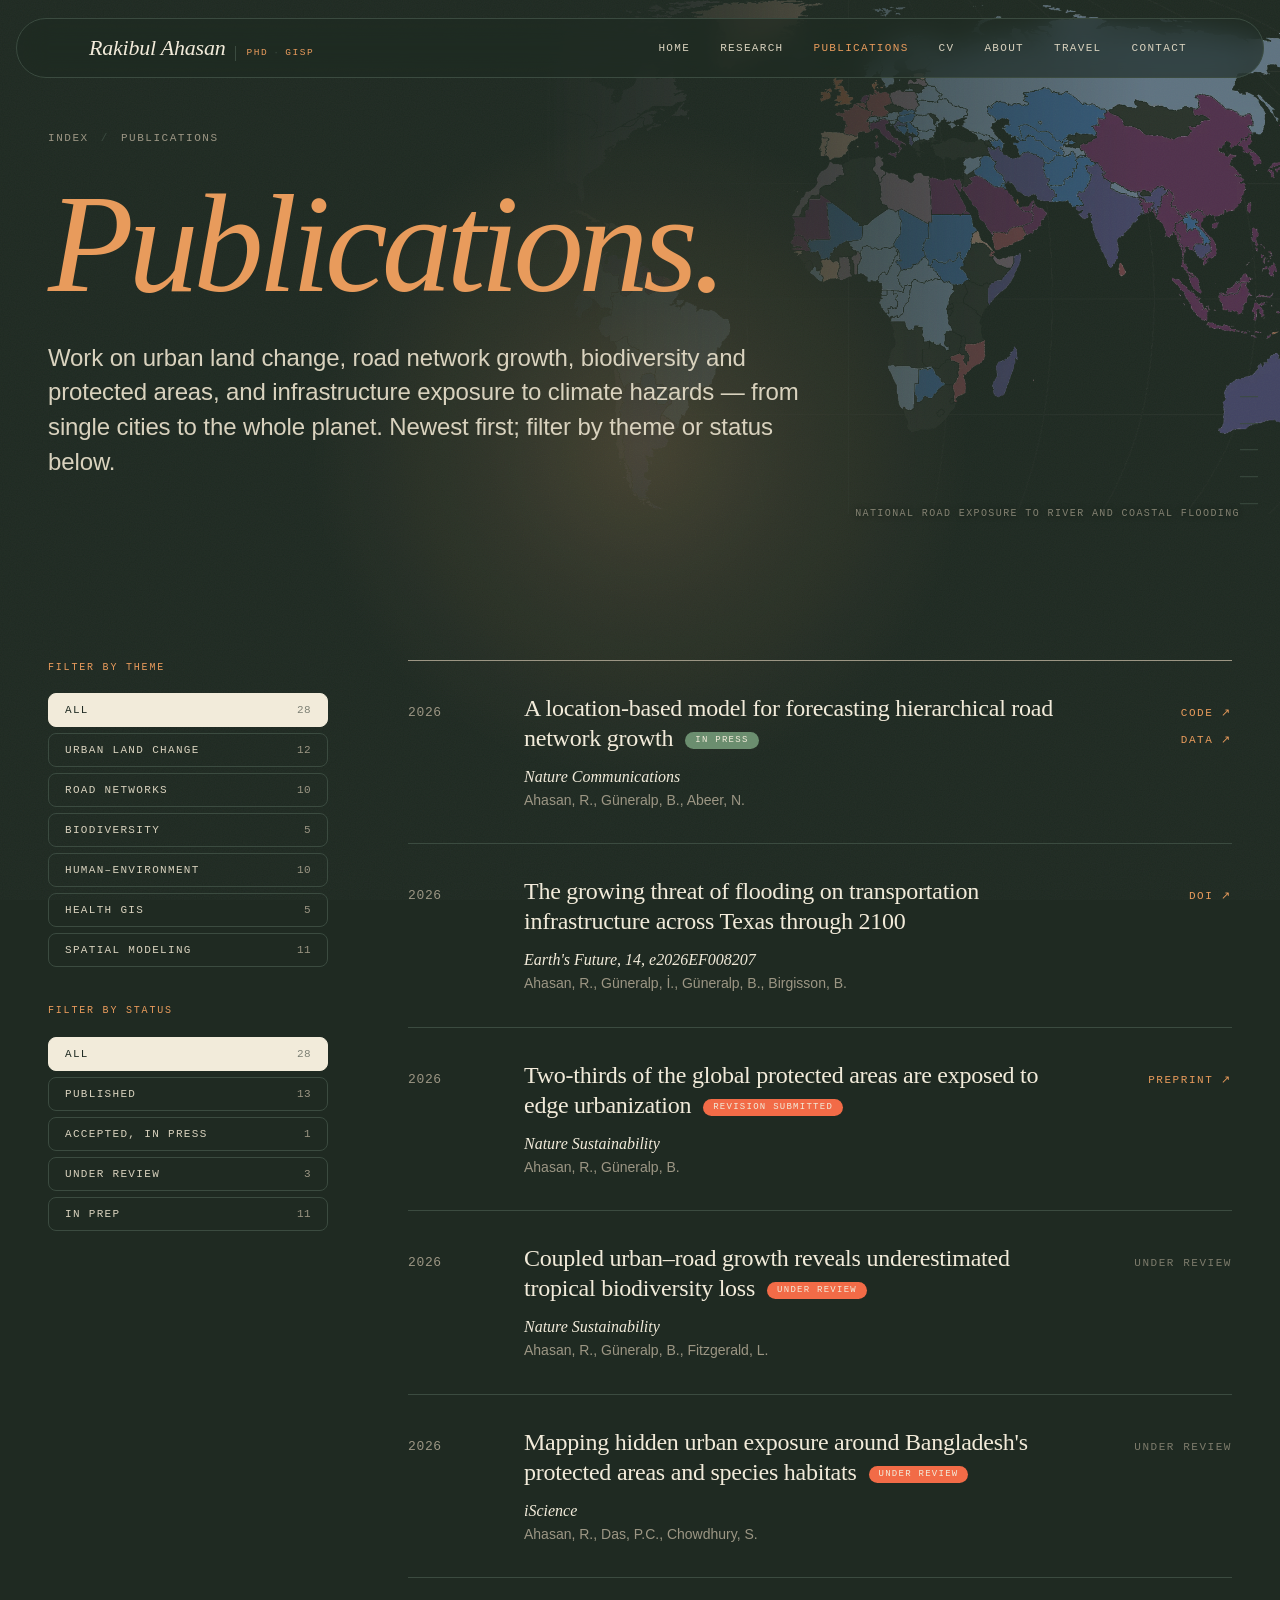
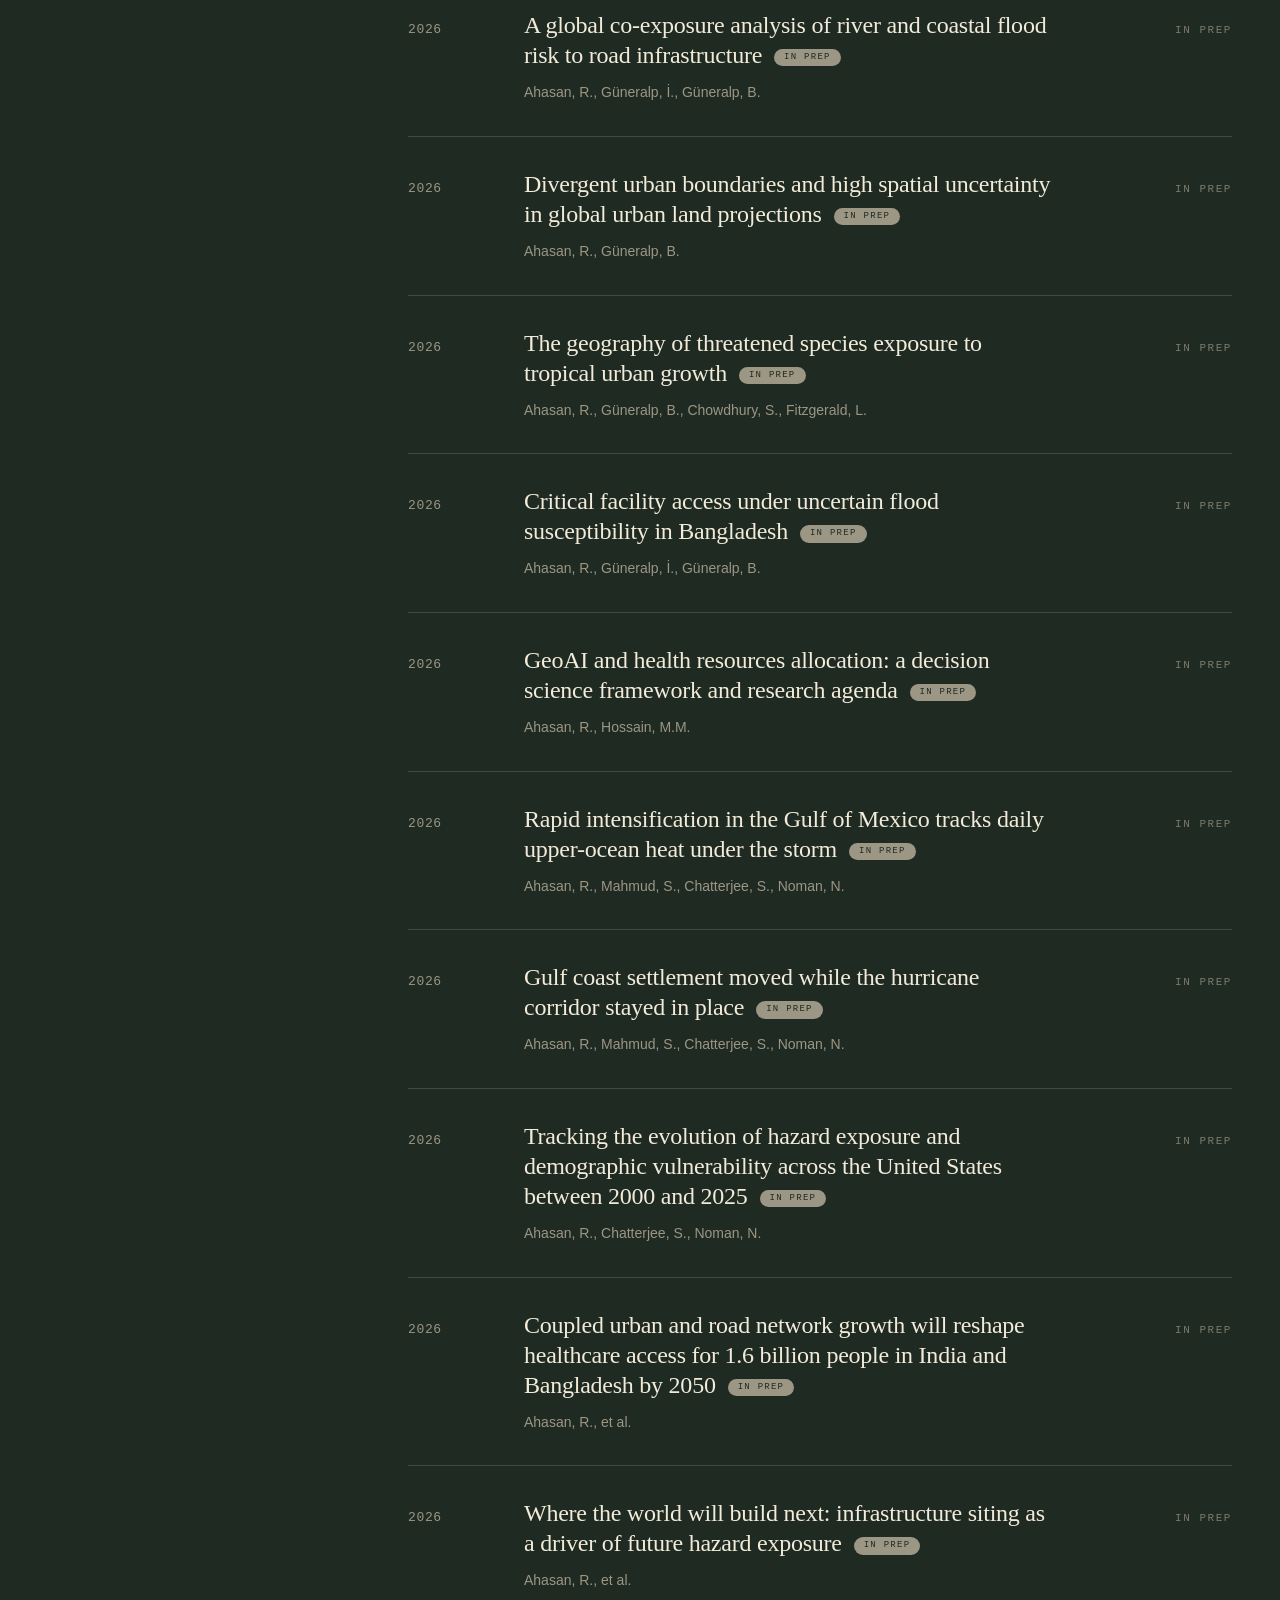
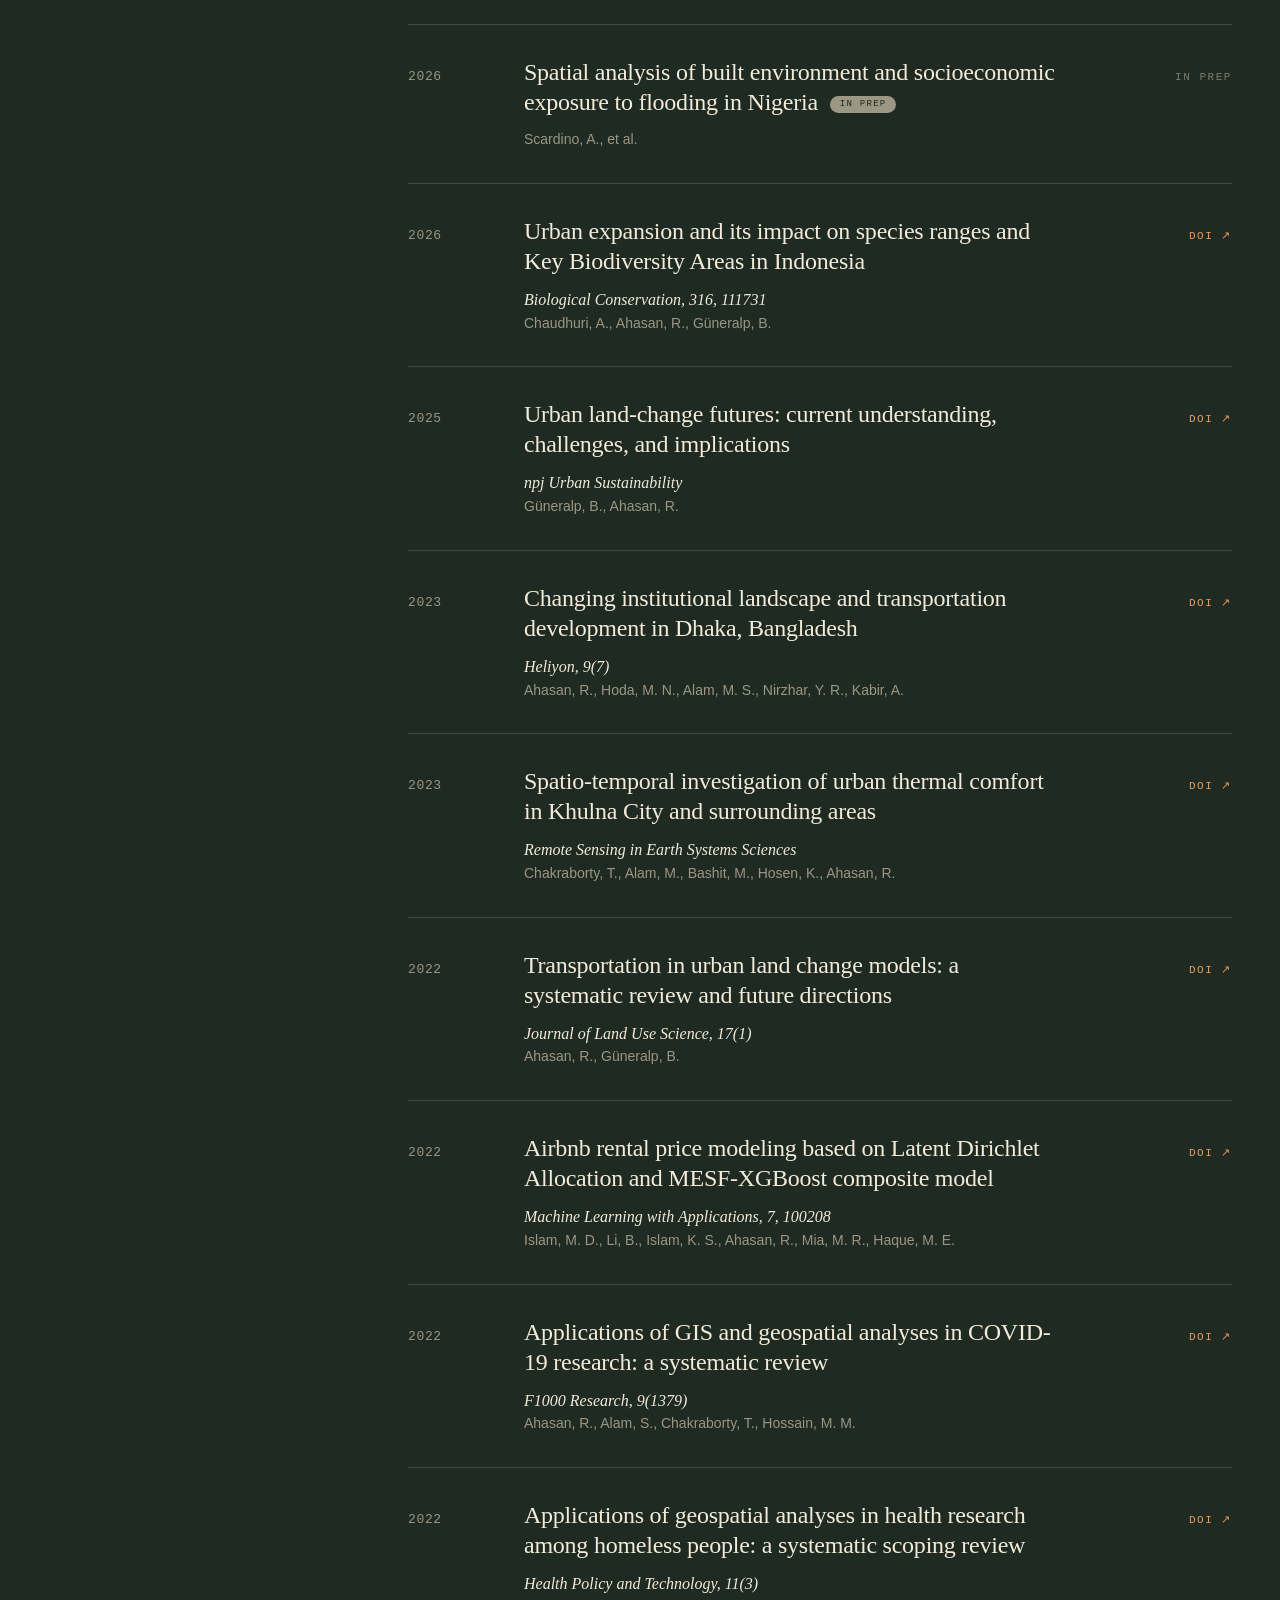
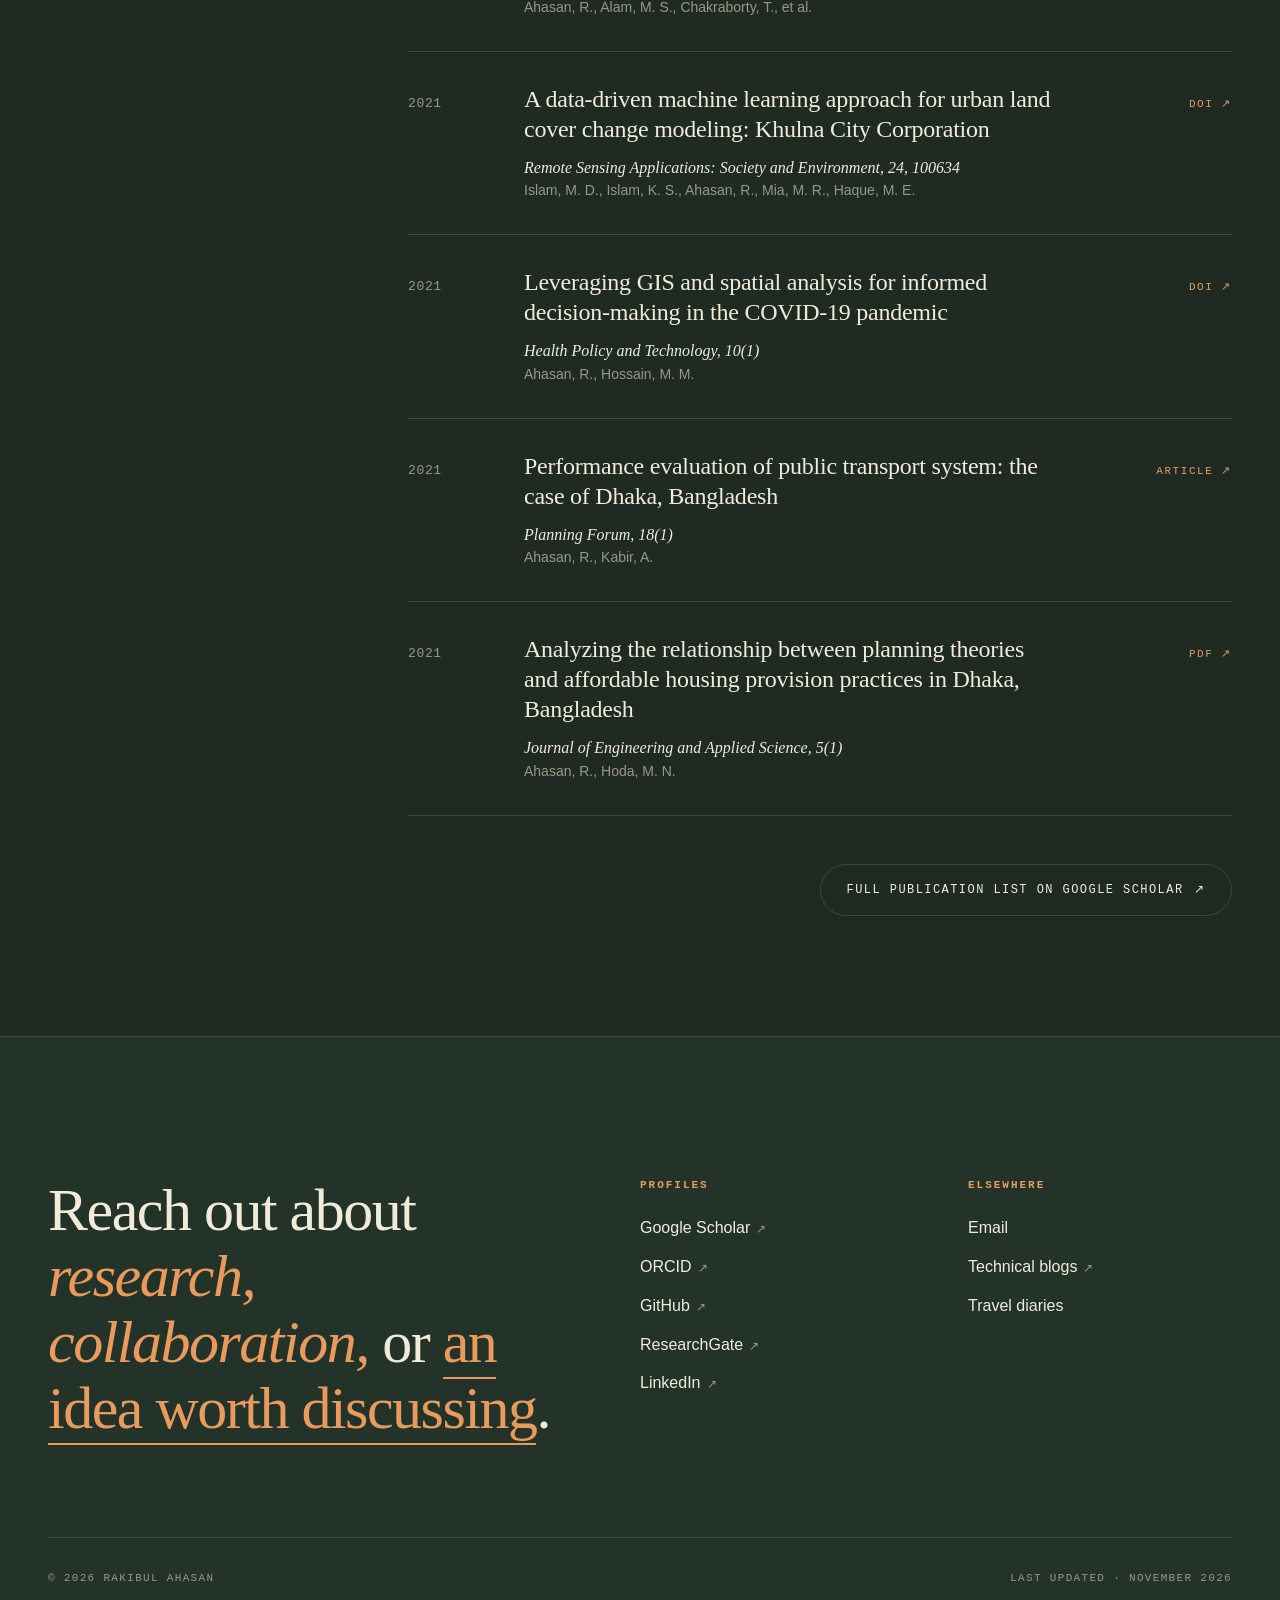
<file: publications.html>
<!DOCTYPE html>
<html lang="en">
<head>
  <meta charset="UTF-8" />
  <meta name="viewport" content="width=device-width, initial-scale=1" />
  <title>Publications — Rakibul Ahasan</title>
  <meta name="description" content="Selected publications by Rakibul Ahasan on urban land change, road network growth, biodiversity, and infrastructure exposure." />
  <link rel="canonical" href="https://www.rakibulahasan.com/publications.html" />


  <!-- Open Graph (Facebook, LinkedIn, Slack, WhatsApp) -->
  <meta property="og:type" content="website" />
  <meta property="og:site_name" content="Rakibul Ahasan" />
  <meta property="og:locale" content="en_US" />
  <meta property="og:url" content="https://www.rakibulahasan.com/publications.html" />
  <meta property="og:title" content="Publications — Rakibul Ahasan" />
  <meta property="og:description" content="Selected publications by Rakibul Ahasan on urban land change, road network growth, biodiversity, and infrastructure exposure." />
  <meta property="og:image" content="https://www.rakibulahasan.com/assets/share-card.jpg" />
  <meta property="og:image:secure_url" content="https://www.rakibulahasan.com/assets/share-card.jpg" />
  <meta property="og:image:type" content="image/jpeg" />
  <meta property="og:image:width" content="1200" />
  <meta property="og:image:height" content="630" />
  <meta property="og:image:alt" content="Rakibul Ahasan — geographer, spatial analysis and data science" />

  <!-- X / Twitter -->
  <meta name="twitter:card" content="summary_large_image" />
  <meta name="twitter:title" content="Publications — Rakibul Ahasan" />
  <meta name="twitter:description" content="Selected publications by Rakibul Ahasan on urban land change, road network growth, biodiversity, and infrastructure exposure." />
  <meta name="twitter:image" content="https://www.rakibulahasan.com/assets/share-card.jpg" />
  <meta name="twitter:image:alt" content="Rakibul Ahasan — geographer, spatial analysis and data science" />

  <link rel="icon" type="image/svg+xml" href="favicon.svg" />
  <link rel="alternate icon" href="favicon.svg" />
  <link rel="preconnect" href="https://fonts.googleapis.com" />
  <link rel="preconnect" href="https://fonts.gstatic.com" crossorigin />
  <link href="https://fonts.googleapis.com/css2?family=Nunito+Sans:ital,opsz,wght@0,6..12,200..900;1,6..12,200..900&family=Instrument+Serif:ital@0;1&family=JetBrains+Mono:wght@400;500&display=swap" rel="stylesheet" />
  <meta http-equiv="Content-Security-Policy" content="default-src 'self'; script-src 'self' https://cloud.umami.is; style-src 'self' https://fonts.googleapis.com; font-src 'self' https://fonts.gstatic.com; img-src 'self' data:; connect-src 'self' https://formspree.io https://cloud.umami.is https://api-gateway.umami.dev; form-action https://formspree.io; base-uri 'self'; object-src 'none'; frame-src 'none'" />
  <meta name="referrer" content="strict-origin-when-cross-origin" />
  <link rel="stylesheet" href="styles.css?v=20261124c" />
  <!-- Umami: cookieless analytics, no consent banner required -->
  <script defer src="https://cloud.umami.is/script.js" data-website-id="e248c6ed-f16d-45dd-a9fe-fede9e4f2961"></script>
  <script type="application/ld+json">
  {
    "@context": "https://schema.org",
    "@graph": [
      {
        "@type": "WebPage",
        "@id": "https://www.rakibulahasan.com/publications.html#webpage",
        "url": "https://www.rakibulahasan.com/publications.html",
        "name": "Publications — Rakibul Ahasan",
        "isPartOf": {
          "@id": "https://www.rakibulahasan.com/#website"
        },
        "about": {
          "@id": "https://www.rakibulahasan.com/#person"
        },
        "inLanguage": "en-US"
      },
      {
        "@type": "BreadcrumbList",
        "itemListElement": [
          {
            "@type": "ListItem",
            "position": 1,
            "name": "Home",
            "item": "https://www.rakibulahasan.com/"
          },
          {
            "@type": "ListItem",
            "position": 2,
            "name": "Publications",
            "item": "https://www.rakibulahasan.com/publications.html"
          }
        ]
      }
    ]
  }
  </script>
</head>
<body>


<div class="orb" aria-hidden="true"></div>

<script src="orb.js?v=20261124a"></script>

<header class="site">
  <div class="container header-row">
    <a href="index.html" class="brand">Rakibul Ahasan<span class="cred">PhD<span class="sep">·</span>GISP</span></a>
    <button class="nav-toggle" type="button" aria-label="Open menu" aria-expanded="false" aria-controls="primary-nav"><span></span><span></span><span></span></button>
    <nav class="primary" id="primary-nav" aria-label="Primary">
      <a href="index.html">Home</a>
      <a href="research.html">Research</a>
      <a href="publications.html" class="active">Publications</a>
      <a href="cv.html">CV</a>
      <a href="about.html">About</a>
      <a href="travel.html">Travel</a>
      <a href="contact.html">Contact</a>
    </nav>
  </div>
</header>


<nav class="section-nav" aria-label="Page sections">
    <a href="#y2026" data-target="y2026"><span class="label">2026</span><span class="tick" aria-hidden="true"></span></a>
    <a href="#y2025" data-target="y2025"><span class="label">2025</span><span class="tick" aria-hidden="true"></span></a>
    <a href="#y2023" data-target="y2023"><span class="label">2023</span><span class="tick" aria-hidden="true"></span></a>
    <a href="#y2022" data-target="y2022"><span class="label">2022</span><span class="tick" aria-hidden="true"></span></a>
    <a href="#y2021" data-target="y2021"><span class="label">2021</span><span class="tick" aria-hidden="true"></span></a>
</nav>

<section class="page-header">
  <div class="page-photo photo-coexposure" aria-hidden="true"></div>
  <p class="page-photo-cap" aria-hidden="true">National road exposure to river and coastal flooding</p>
  <div class="container">
    <div class="crumbs"><a href="index.html">Index</a><span class="sep">/</span>Publications</div>
    <h1 class="page-title rise d1"><em>Publications.</em></h1>
    <p class="page-lede rise d2">Work on urban land change, road network growth, biodiversity and protected areas, and infrastructure exposure to climate hazards &mdash; from single cities to the whole planet. Newest first; filter by theme or status below.</p>
  </div>
</section>

<section class="s">
  <div class="container">
    <div class="pub-grid">
      <aside class="pub-sidebar">
        <div class="pub-sidebar-label">Filter by theme</div>
        <div class="pub-filter" role="tablist" data-filter-group="theme">
          <button class="active" data-filter="all">All <span class="count"></span></button>
          <button data-filter="urban">Urban land change <span class="count"></span></button>
          <button data-filter="roads">Road networks <span class="count"></span></button>
          <button data-filter="biodiv">Biodiversity <span class="count"></span></button>
          <button data-filter="environment">Human–environment <span class="count"></span></button>
          <button data-filter="health">Health GIS <span class="count"></span></button>
          <button data-filter="modeling">Spatial modeling <span class="count"></span></button>
        </div>

        <div class="pub-sidebar-label u-mt-36">Filter by status</div>
        <div class="pub-filter" role="tablist" data-filter-group="status">
          <button class="active" data-filter="all">All <span class="count"></span></button>
          <button data-filter="published">Published <span class="count"></span></button>
          <button data-filter="press">Accepted, In Press <span class="count"></span></button>
          <button data-filter="review">Under Review <span class="count"></span></button>
          <button data-filter="prep">In Prep <span class="count"></span></button>
        </div>
      </aside>

      <div class="pub-list-wrap">
        <div class="pub-list">

      <article class="pub-item" data-tags="roads modeling" data-status="press" id="y2026">
        <div class="pub-year">2026</div>
        <div>
          <div class="pub-title">A location-based model for forecasting hierarchical road network growth<span class="pub-status">In Press</span></div>
          <div class="pub-meta">
            <span class="journal">Nature Communications</span><br />
            <span class="authors">Ahasan, R., Güneralp, B., Abeer, N.</span>
          </div>
        </div>
        <div class="pub-links">
          <a href="https://github.com/rahasan36/road-growth-model" class="pub-link" target="_blank" rel="noopener noreferrer">Code ↗</a>
          <a href="https://doi.org/10.5281/zenodo.23333891" class="pub-link" target="_blank" rel="noopener noreferrer">Data ↗</a>
        </div>
      </article>

      <article class="pub-item" data-tags="roads environment" data-status="published">
        <div class="pub-year">2026</div>
        <div>
          <div class="pub-title">The growing threat of flooding on transportation infrastructure across Texas through 2100</div>
          <div class="pub-meta">
            <span class="journal">Earth&#39;s Future, 14, e2026EF008207</span><br />
            <span class="authors">Ahasan, R., Güneralp, İ., Güneralp, B., Birgisson, B.</span>
          </div>
        </div>
        <a href="https://doi.org/10.1029/2026EF008207" class="pub-link" target="_blank" rel="noopener noreferrer">DOI ↗</a>
      </article>

      <article class="pub-item" data-tags="urban biodiv" data-status="review">
        <div class="pub-year">2026</div>
        <div>
          <div class="pub-title">Two-thirds of the global protected areas are exposed to edge urbanization<span class="pub-status review">Revision Submitted</span></div>
          <div class="pub-meta">
            <span class="journal">Nature Sustainability</span><br />
            <span class="authors">Ahasan, R., Güneralp, B.</span>
          </div>
        </div>
        <a href="https://doi.org/10.21203/rs.3.rs-9323492/v1" target="_blank" rel="noopener noreferrer" class="pub-link">Preprint ↗</a>
      </article>

      <article class="pub-item" data-tags="urban roads biodiv environment" data-status="review">
        <div class="pub-year">2026</div>
        <div>
          <div class="pub-title">Coupled urban–road growth reveals underestimated tropical biodiversity loss<span class="pub-status review">Under Review</span></div>
          <div class="pub-meta">
            <span class="journal">Nature Sustainability</span><br />
            <span class="authors">Ahasan, R., Güneralp, B., Fitzgerald, L.</span>
          </div>
        </div>
        <span class="pub-link is-status">Under Review</span>
      </article>

      <article class="pub-item" data-tags="urban biodiv" data-status="review">
        <div class="pub-year">2026</div>
        <div>
          <div class="pub-title">Mapping hidden urban exposure around Bangladesh&#39;s protected areas and species habitats<span class="pub-status review">Under Review</span></div>
          <div class="pub-meta">
            <span class="journal">iScience</span><br />
            <span class="authors">Ahasan, R., Das, P.C., Chowdhury, S.</span>
          </div>
        </div>
        <span class="pub-link is-status">Under Review</span>
      </article>

      <article class="pub-item" data-tags="roads environment modeling" data-status="prep">
        <div class="pub-year">2026</div>
        <div>
          <div class="pub-title">A global co-exposure analysis of river and coastal flood risk to road infrastructure<span class="pub-status prep">In Prep</span></div>
          <div class="pub-meta">
            <span class="authors">Ahasan, R., Güneralp, İ., Güneralp, B.</span>
          </div>
        </div>
        <span class="pub-link is-status">In Prep</span>
      </article>

      <article class="pub-item" data-tags="urban modeling" data-status="prep">
        <div class="pub-year">2026</div>
        <div>
          <div class="pub-title">Divergent urban boundaries and high spatial uncertainty in global urban land projections<span class="pub-status prep">In Prep</span></div>
          <div class="pub-meta">
            <span class="authors">Ahasan, R., Güneralp, B.</span>
          </div>
        </div>
        <span class="pub-link is-status">In Prep</span>
      </article>

      <article class="pub-item" data-tags="urban biodiv" data-status="prep">
        <div class="pub-year">2026</div>
        <div>
          <div class="pub-title">The geography of threatened species exposure to tropical urban growth<span class="pub-status prep">In Prep</span></div>
          <div class="pub-meta">
            <span class="authors">Ahasan, R., Güneralp, B., Chowdhury, S., Fitzgerald, L.</span>
          </div>
        </div>
        <span class="pub-link is-status">In Prep</span>
      </article>

      <article class="pub-item" data-tags="roads environment modeling" data-status="prep">
        <div class="pub-year">2026</div>
        <div>
          <div class="pub-title">Critical facility access under uncertain flood susceptibility in Bangladesh<span class="pub-status prep">In Prep</span></div>
          <div class="pub-meta">
            <span class="authors">Ahasan, R., Güneralp, İ., Güneralp, B.</span>
          </div>
        </div>
        <span class="pub-link is-status">In Prep</span>
      </article>

      <article class="pub-item" data-tags="health modeling" data-status="prep">
        <div class="pub-year">2026</div>
        <div>
          <div class="pub-title">GeoAI and health resources allocation: a decision science framework and research agenda<span class="pub-status prep">In Prep</span></div>
          <div class="pub-meta">
            <span class="authors">Ahasan, R., Hossain, M.M.</span>
          </div>
        </div>
        <span class="pub-link is-status">In Prep</span>
      </article>

      <article class="pub-item" data-tags="environment modeling" data-status="prep">
        <div class="pub-year">2026</div>
        <div>
          <div class="pub-title">Rapid intensification in the Gulf of Mexico tracks daily upper-ocean heat under the storm<span class="pub-status prep">In Prep</span></div>
          <div class="pub-meta">
            <span class="authors">Ahasan, R., Mahmud, S., Chatterjee, S., Noman, N.</span>
          </div>
        </div>
        <span class="pub-link is-status">In Prep</span>
      </article>

      <article class="pub-item" data-tags="urban environment" data-status="prep">
        <div class="pub-year">2026</div>
        <div>
          <div class="pub-title">Gulf coast settlement moved while the hurricane corridor stayed in place<span class="pub-status prep">In Prep</span></div>
          <div class="pub-meta">
            <span class="authors">Ahasan, R., Mahmud, S., Chatterjee, S., Noman, N.</span>
          </div>
        </div>
        <span class="pub-link is-status">In Prep</span>
      </article>

      <article class="pub-item" data-tags="environment" data-status="prep">
        <div class="pub-year">2026</div>
        <div>
          <div class="pub-title">Tracking the evolution of hazard exposure and demographic vulnerability across the United States between 2000 and 2025<span class="pub-status prep">In Prep</span></div>
          <div class="pub-meta">
            <span class="authors">Ahasan, R., Chatterjee, S., Noman, N.</span>
          </div>
        </div>
        <span class="pub-link is-status">In Prep</span>
      </article>

      <article class="pub-item" data-tags="health roads urban modeling" data-status="prep">
        <div class="pub-year">2026</div>
        <div>
          <div class="pub-title">Coupled urban and road network growth will reshape healthcare access for 1.6 billion people in India and Bangladesh by 2050<span class="pub-status prep">In Prep</span></div>
          <div class="pub-meta">
            <span class="authors">Ahasan, R., et al.</span>
          </div>
        </div>
        <span class="pub-link is-status">In Prep</span>
      </article>

      <article class="pub-item" data-tags="roads environment" data-status="prep">
        <div class="pub-year">2026</div>
        <div>
          <div class="pub-title">Where the world will build next: infrastructure siting as a driver of future hazard exposure<span class="pub-status prep">In Prep</span></div>
          <div class="pub-meta">
            <span class="authors">Ahasan, R., et al.</span>
          </div>
        </div>
        <span class="pub-link is-status">In Prep</span>
      </article>

      <article class="pub-item" data-tags="environment modeling" data-status="prep">
        <div class="pub-year">2026</div>
        <div>
          <div class="pub-title">Spatial analysis of built environment and socioeconomic exposure to flooding in Nigeria<span class="pub-status prep">In Prep</span></div>
          <div class="pub-meta">
            <span class="authors">Scardino, A., et al.</span>
          </div>
        </div>
        <span class="pub-link is-status">In Prep</span>
      </article>

      <article class="pub-item" data-tags="urban biodiv" data-status="published">
        <div class="pub-year">2026</div>
        <div>
          <div class="pub-title">Urban expansion and its impact on species ranges and Key Biodiversity Areas in Indonesia</div>
          <div class="pub-meta">
            <span class="journal">Biological Conservation, 316, 111731</span><br />
            <span class="authors">Chaudhuri, A., Ahasan, R., Güneralp, B.</span>
          </div>
        </div>
        <a href="https://doi.org/10.1016/j.biocon.2026.111731" class="pub-link" target="_blank" rel="noopener noreferrer">DOI ↗</a>
      </article>

      <article class="pub-item" data-tags="urban" data-status="published" id="y2025">
        <div class="pub-year">2025</div>
        <div>
          <div class="pub-title">Urban land-change futures: current understanding, challenges, and implications</div>
          <div class="pub-meta">
            <span class="journal">npj Urban Sustainability</span><br />
            <span class="authors">Güneralp, B., Ahasan, R.</span>
          </div>
        </div>
        <a href="https://doi.org/10.1038/s42949-025-00308-7" class="pub-link" target="_blank" rel="noopener noreferrer">DOI ↗</a>
      </article>

      <article class="pub-item" data-tags="roads" data-status="published" id="y2023">
        <div class="pub-year">2023</div>
        <div>
          <div class="pub-title">Changing institutional landscape and transportation development in Dhaka, Bangladesh</div>
          <div class="pub-meta">
            <span class="journal">Heliyon, 9(7)</span><br />
            <span class="authors">Ahasan, R., Hoda, M. N., Alam, M. S., Nirzhar, Y. R., Kabir, A.</span>
          </div>
        </div>
        <a href="https://www.cell.com/heliyon/fulltext/S2405-8440(23)05095-8" class="pub-link" target="_blank" rel="noopener noreferrer">DOI ↗</a>
      </article>

      <article class="pub-item" data-tags="environment" data-status="published">
        <div class="pub-year">2023</div>
        <div>
          <div class="pub-title">Spatio-temporal investigation of urban thermal comfort in Khulna City and surrounding areas</div>
          <div class="pub-meta">
            <span class="journal">Remote Sensing in Earth Systems Sciences</span><br />
            <span class="authors">Chakraborty, T., Alam, M., Bashit, M., Hosen, K., Ahasan, R.</span>
          </div>
        </div>
        <a href="https://doi.org/10.1007/s41976-023-00088-7" class="pub-link" target="_blank" rel="noopener noreferrer">DOI ↗</a>
      </article>

      <article class="pub-item" data-tags="roads modeling" data-status="published" id="y2022">
        <div class="pub-year">2022</div>
        <div>
          <div class="pub-title">Transportation in urban land change models: a systematic review and future directions</div>
          <div class="pub-meta">
            <span class="journal">Journal of Land Use Science, 17(1)</span><br />
            <span class="authors">Ahasan, R., Güneralp, B.</span>
          </div>
        </div>
        <a href="https://doi.org/10.1080/1747423X.2022.2086639" class="pub-link" target="_blank" rel="noopener noreferrer">DOI ↗</a>
      </article>

      <article class="pub-item" data-tags="urban modeling" data-status="published">
        <div class="pub-year">2022</div>
        <div>
          <div class="pub-title">Airbnb rental price modeling based on Latent Dirichlet Allocation and MESF-XGBoost composite model</div>
          <div class="pub-meta">
            <span class="journal">Machine Learning with Applications, 7, 100208</span><br />
            <span class="authors">Islam, M. D., Li, B., Islam, K. S., Ahasan, R., Mia, M. R., Haque, M. E.</span>
          </div>
        </div>
        <a href="https://doi.org/10.1016/j.mlwa.2021.100208" class="pub-link" target="_blank" rel="noopener noreferrer">DOI ↗</a>
      </article>

      <article class="pub-item" data-tags="health" data-status="published">
        <div class="pub-year">2022</div>
        <div>
          <div class="pub-title">Applications of GIS and geospatial analyses in COVID-19 research: a systematic review</div>
          <div class="pub-meta">
            <span class="journal">F1000 Research, 9(1379)</span><br />
            <span class="authors">Ahasan, R., Alam, S., Chakraborty, T., Hossain, M. M.</span>
          </div>
        </div>
        <a href="https://doi.org/10.12688/f1000research.27544.2" class="pub-link" target="_blank" rel="noopener noreferrer">DOI ↗</a>
      </article>

      <article class="pub-item" data-tags="health" data-status="published">
        <div class="pub-year">2022</div>
        <div>
          <div class="pub-title">Applications of geospatial analyses in health research among homeless people: a systematic scoping review</div>
          <div class="pub-meta">
            <span class="journal">Health Policy and Technology, 11(3)</span><br />
            <span class="authors">Ahasan, R., Alam, M. S., Chakraborty, T., et al.</span>
          </div>
        </div>
        <a href="https://doi.org/10.1016/j.hlpt.2022.100647" class="pub-link" target="_blank" rel="noopener noreferrer">DOI ↗</a>
      </article>

      <article class="pub-item" data-tags="urban modeling" data-status="published" id="y2021">
        <div class="pub-year">2021</div>
        <div>
          <div class="pub-title">A data-driven machine learning approach for urban land cover change modeling: Khulna City Corporation</div>
          <div class="pub-meta">
            <span class="journal">Remote Sensing Applications: Society and Environment, 24, 100634</span><br />
            <span class="authors">Islam, M. D., Islam, K. S., Ahasan, R., Mia, M. R., Haque, M. E.</span>
          </div>
        </div>
        <a href="https://doi.org/10.1016/j.rsase.2021.100634" class="pub-link" target="_blank" rel="noopener noreferrer">DOI ↗</a>
      </article>

      <article class="pub-item" data-tags="health" data-status="published">
        <div class="pub-year">2021</div>
        <div>
          <div class="pub-title">Leveraging GIS and spatial analysis for informed decision-making in the COVID-19 pandemic</div>
          <div class="pub-meta">
            <span class="journal">Health Policy and Technology, 10(1)</span><br />
            <span class="authors">Ahasan, R., Hossain, M. M.</span>
          </div>
        </div>
        <a href="https://doi.org/10.1016/j.hlpt.2020.11.009" class="pub-link" target="_blank" rel="noopener noreferrer">DOI ↗</a>
      </article>

      <article class="pub-item" data-tags="roads" data-status="published">
        <div class="pub-year">2021</div>
        <div>
          <div class="pub-title">Performance evaluation of public transport system: the case of Dhaka, Bangladesh</div>
          <div class="pub-meta">
            <span class="journal">Planning Forum, 18(1)</span><br />
            <span class="authors">Ahasan, R., Kabir, A.</span>
          </div>
        </div>
        <a href="https://sites.utexas.edu/planningforum/article-3-performance-evaluation-of-public-transportation-system-analyzing-the-case-of-dhaka-bangladesh/" class="pub-link" target="_blank" rel="noopener noreferrer">Article ↗</a>
      </article>

      <article class="pub-item" data-tags="urban" data-status="published">
        <div class="pub-year">2021</div>
        <div>
          <div class="pub-title">Analyzing the relationship between planning theories and affordable housing provision practices in Dhaka, Bangladesh</div>
          <div class="pub-meta">
            <span class="journal">Journal of Engineering and Applied Science, 5(1)</span><br />
            <span class="authors">Ahasan, R., Hoda, M. N.</span>
          </div>
        </div>
        <a href="https://www.jeas.ruet.ac.bd/public/storage/publications/121/v5.n1._4.pdf" class="pub-link" target="_blank" rel="noopener noreferrer">PDF ↗</a>
      </article>

        </div>

        <div class="u-mt-48 u-right">
          <a href="https://scholar.google.com/citations?user=SDBFKlsAAAAJ&hl=en" class="btn ghost" target="_blank" rel="noopener noreferrer">
            Full publication list on Google Scholar
            <span class="arrow">↗</span>
          </a>
        </div>
      </div>
    </div>
  </div>
</section>

<footer class="site">
  <div class="container">
    <div class="contact-grid">
      <div class="contact-prompt">
        Reach out about <em>research, collaboration,</em> or <a href="contact.html#note">an idea worth discussing</a>.
      </div>
      <div class="contact-col">
        <h5>Profiles</h5>
        <ul>
          <li><a href="https://scholar.google.com/citations?user=SDBFKlsAAAAJ&hl=en" target="_blank" rel="noopener noreferrer">Google Scholar</a></li>
          <li><a href="https://orcid.org/0000-0003-4772-8499" target="_blank" rel="noopener noreferrer">ORCID</a></li>
          <li><a href="https://github.com/rahasan36" target="_blank" rel="noopener noreferrer">GitHub</a></li>
          <li><a href="https://www.researchgate.net/profile/Rakibul-Ahasan" target="_blank" rel="noopener noreferrer">ResearchGate</a></li>
          <li><a href="https://www.linkedin.com/in/rakibulahasan/" target="_blank" rel="noopener noreferrer">LinkedIn</a></li>
        </ul>
      </div>
      <div class="contact-col">
        <h5>Elsewhere</h5>
        <ul>
          <li><a href="mailto:rakibulahasan@gmail.com">Email</a></li>
          <li><a href="https://www.esri.com/arcgis-blog/author/rahasan" target="_blank" rel="noopener noreferrer">Technical blogs</a></li>
          <li><a href="travel.html">Travel diaries</a></li>
        </ul>
      </div>
    </div>
    <div class="footer-base">
      <span>&copy; 2026 Rakibul Ahasan</span>
      <span>Last updated &middot; November 2026</span>
    </div>
  </div>
</footer>

<script src="pub-filter.js?v=20261124a"></script>

<script src="section-nav.js?v=20261124a"></script>

</body>
</html>
</file>
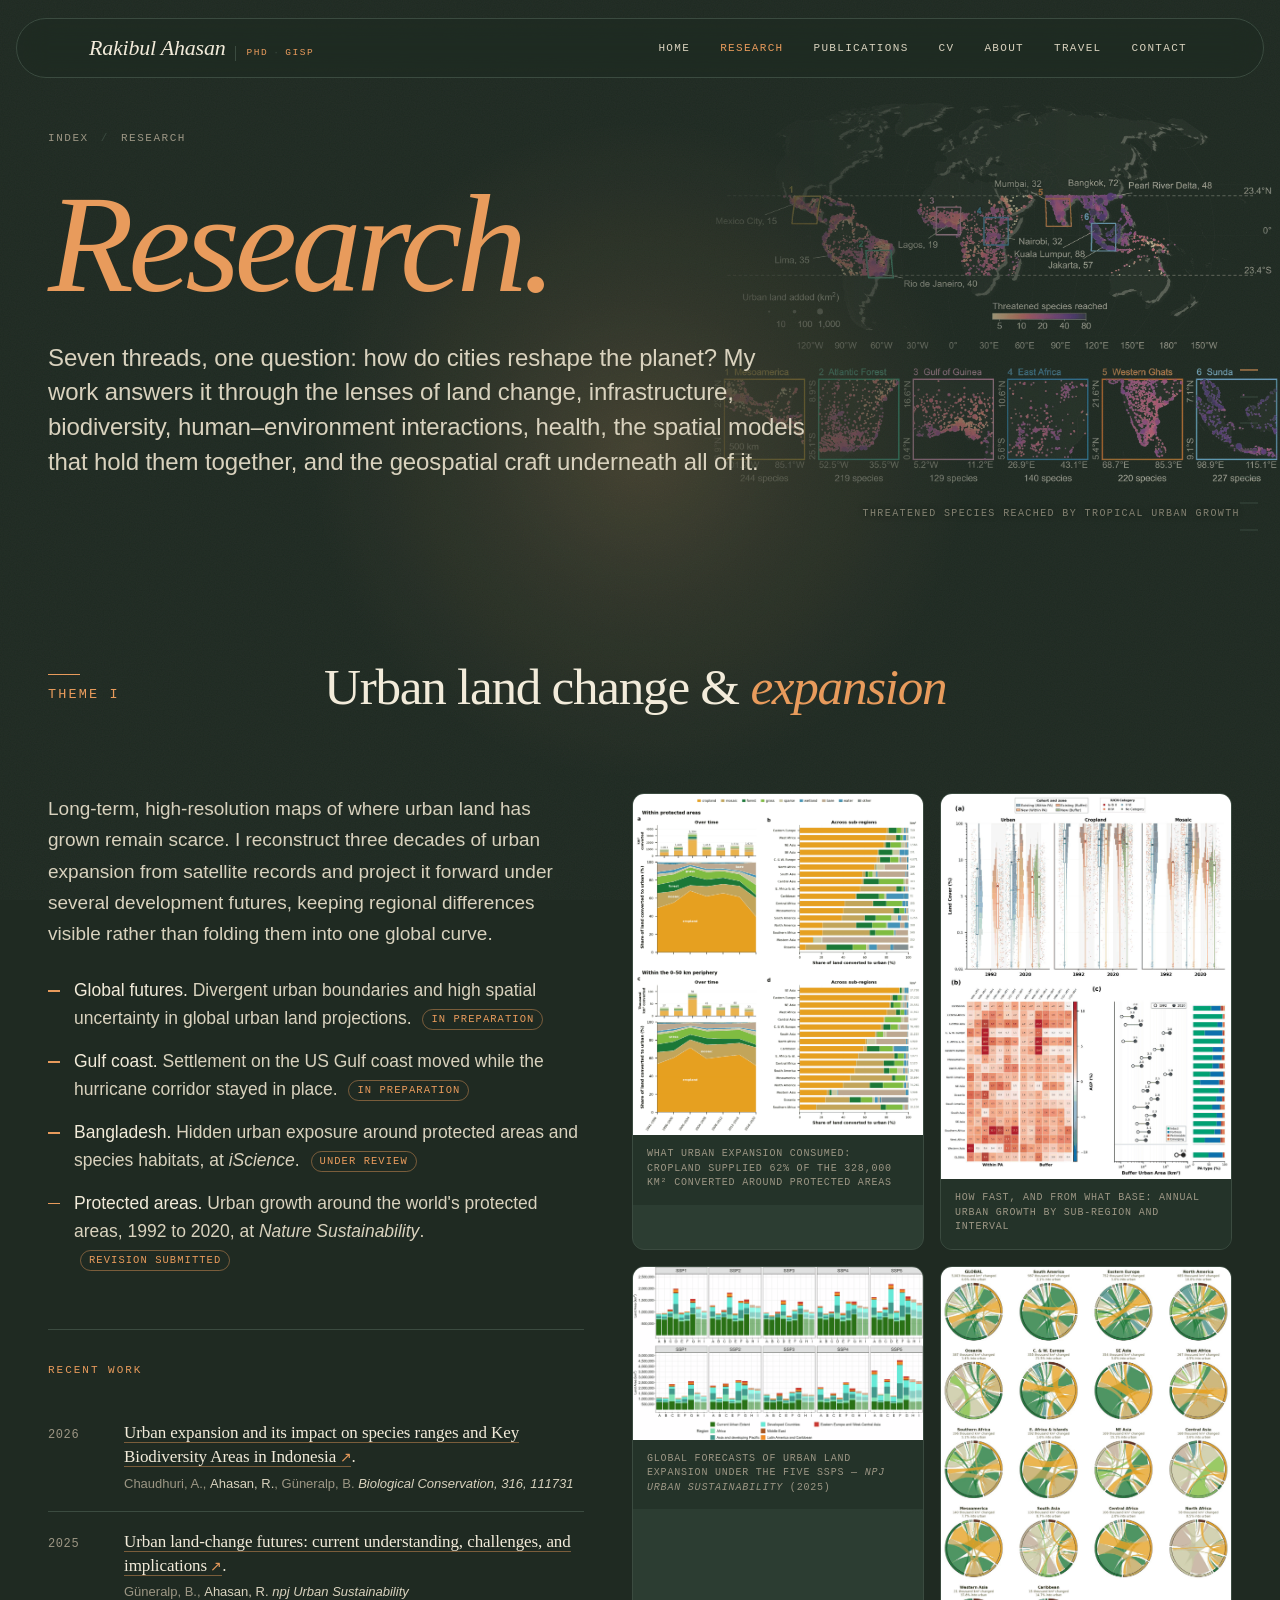
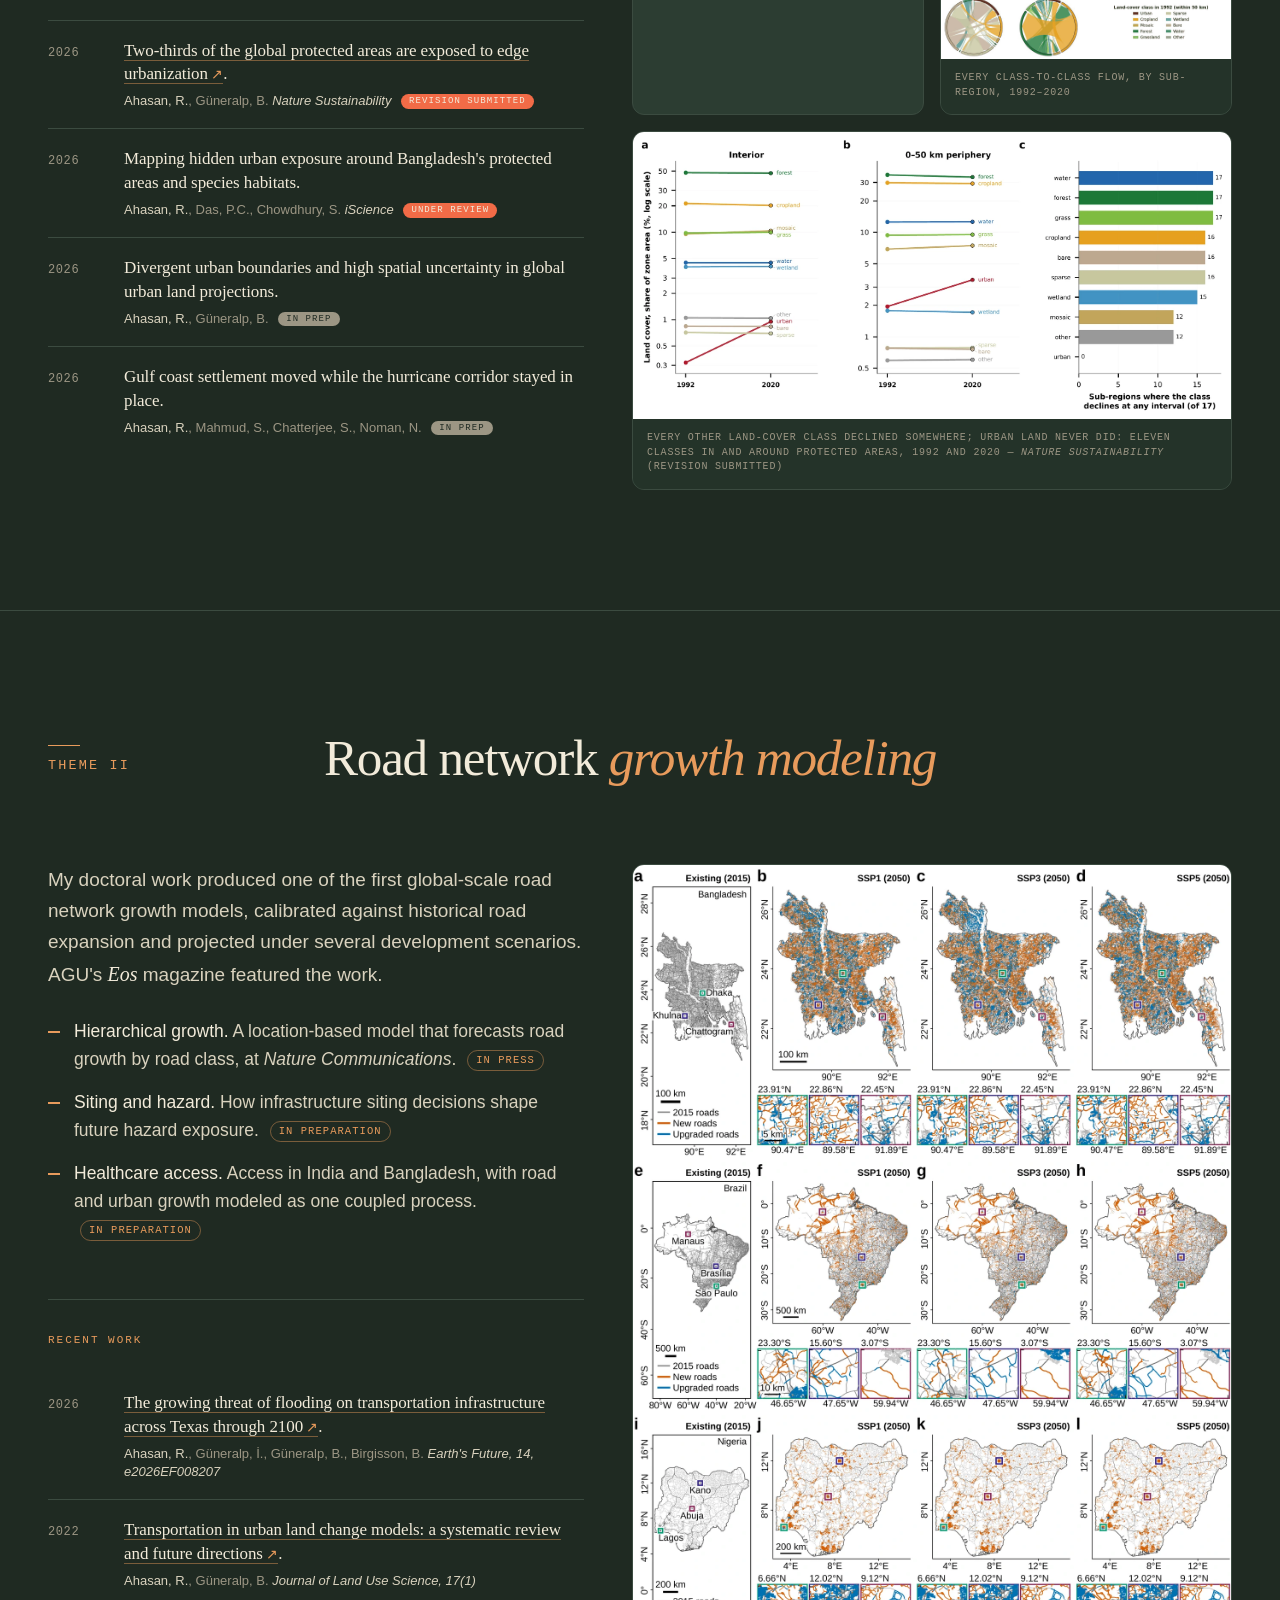
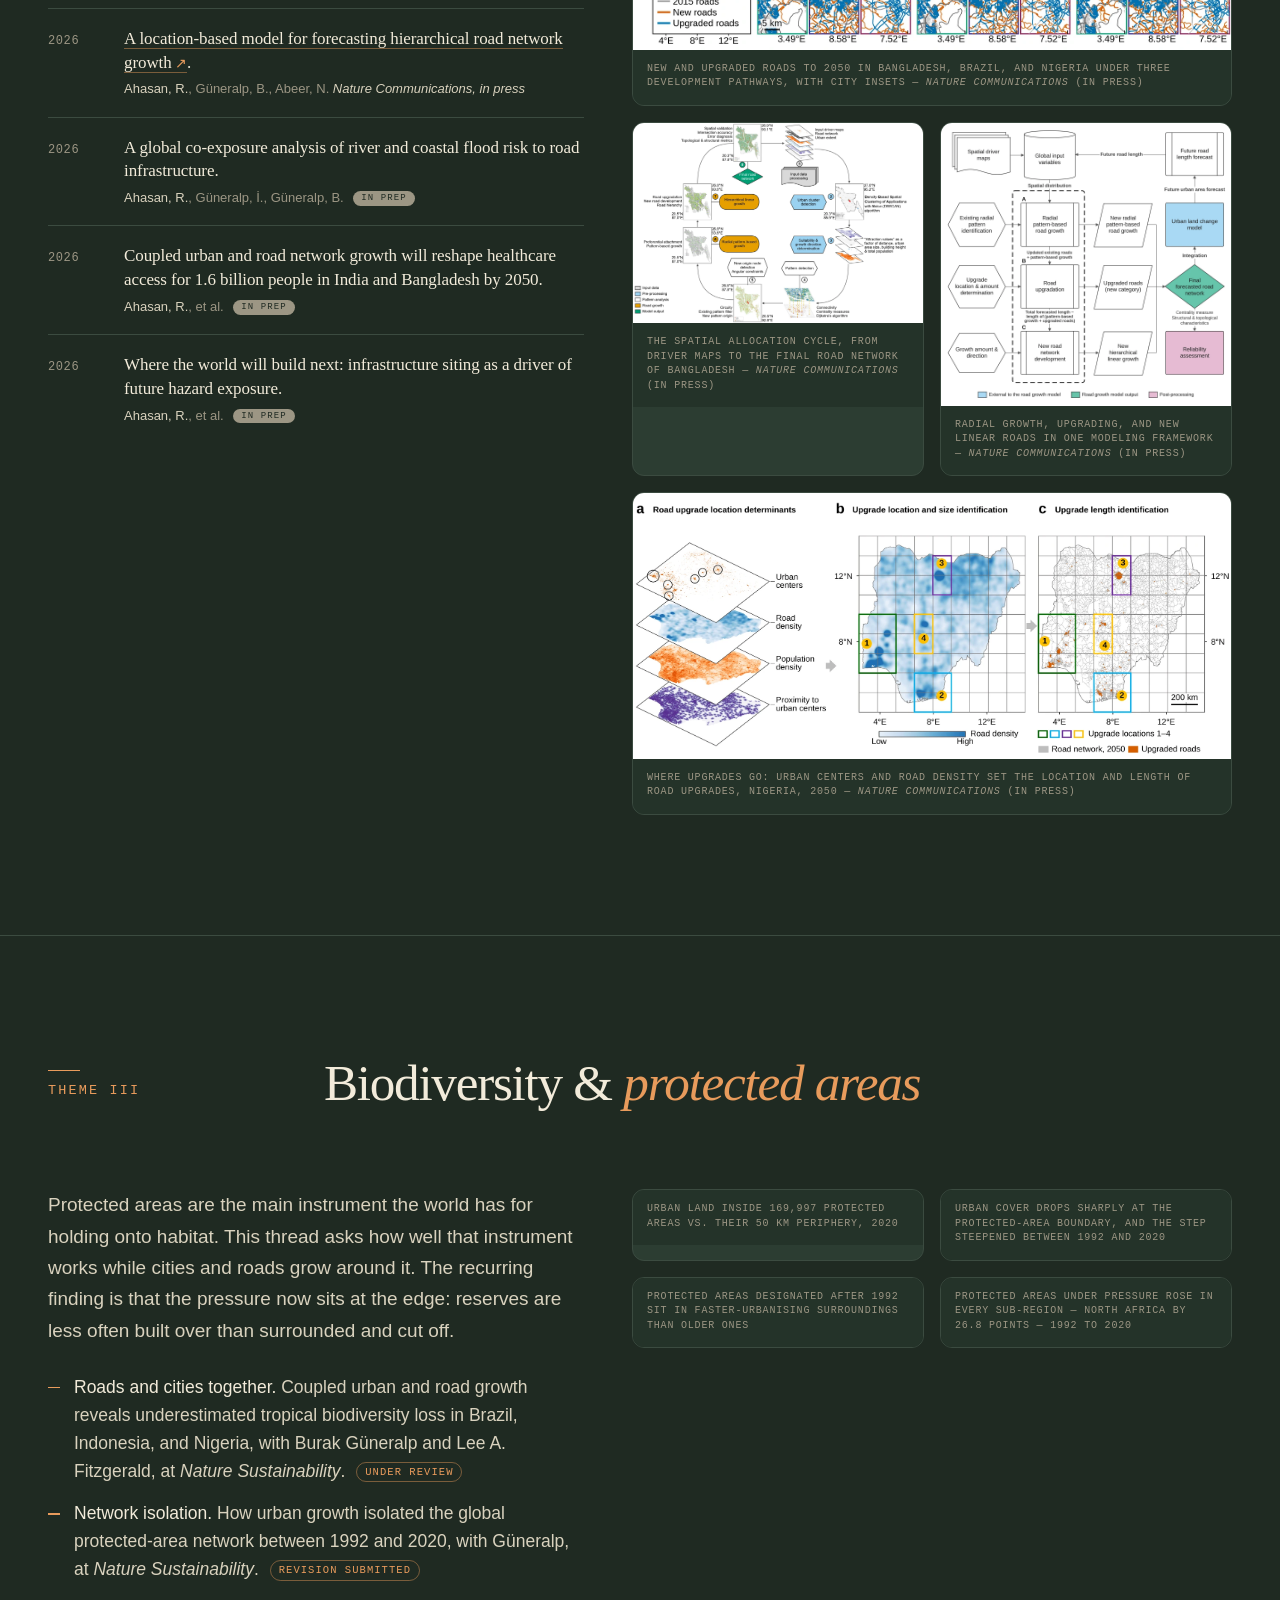
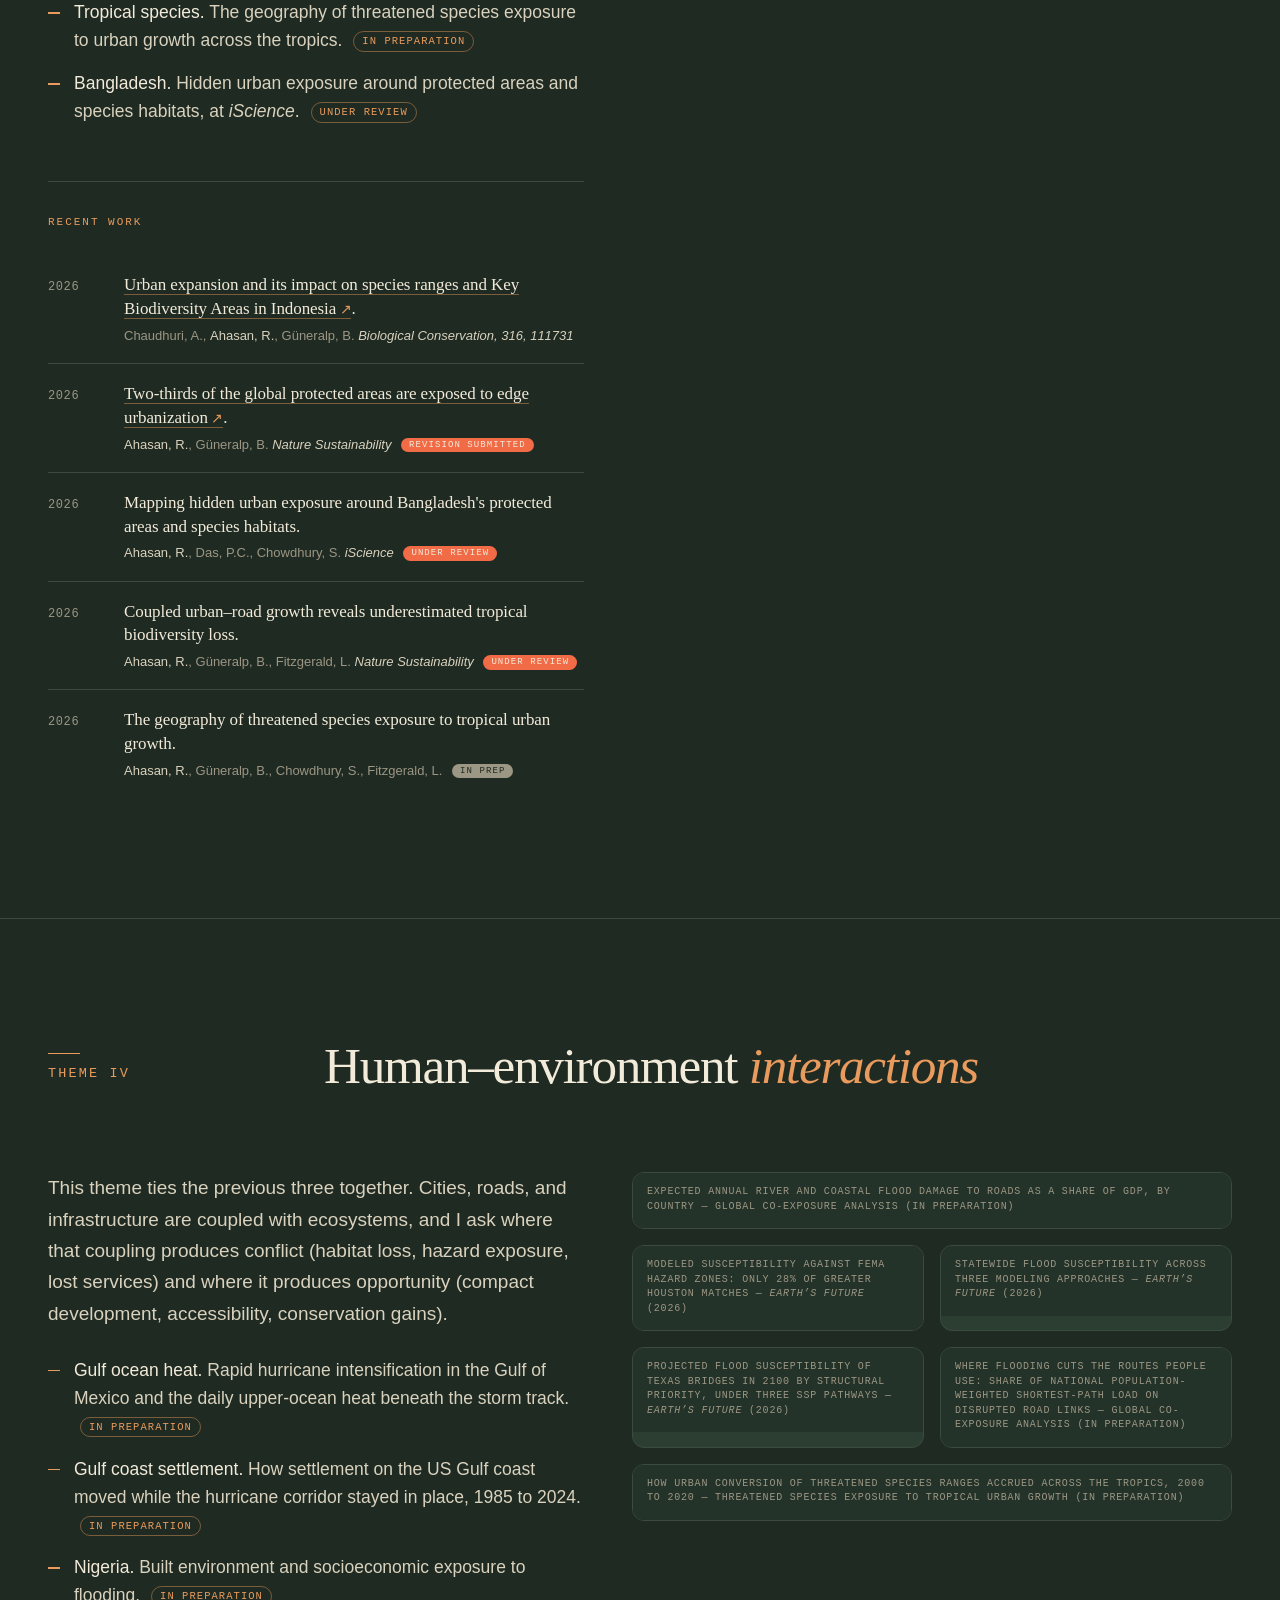
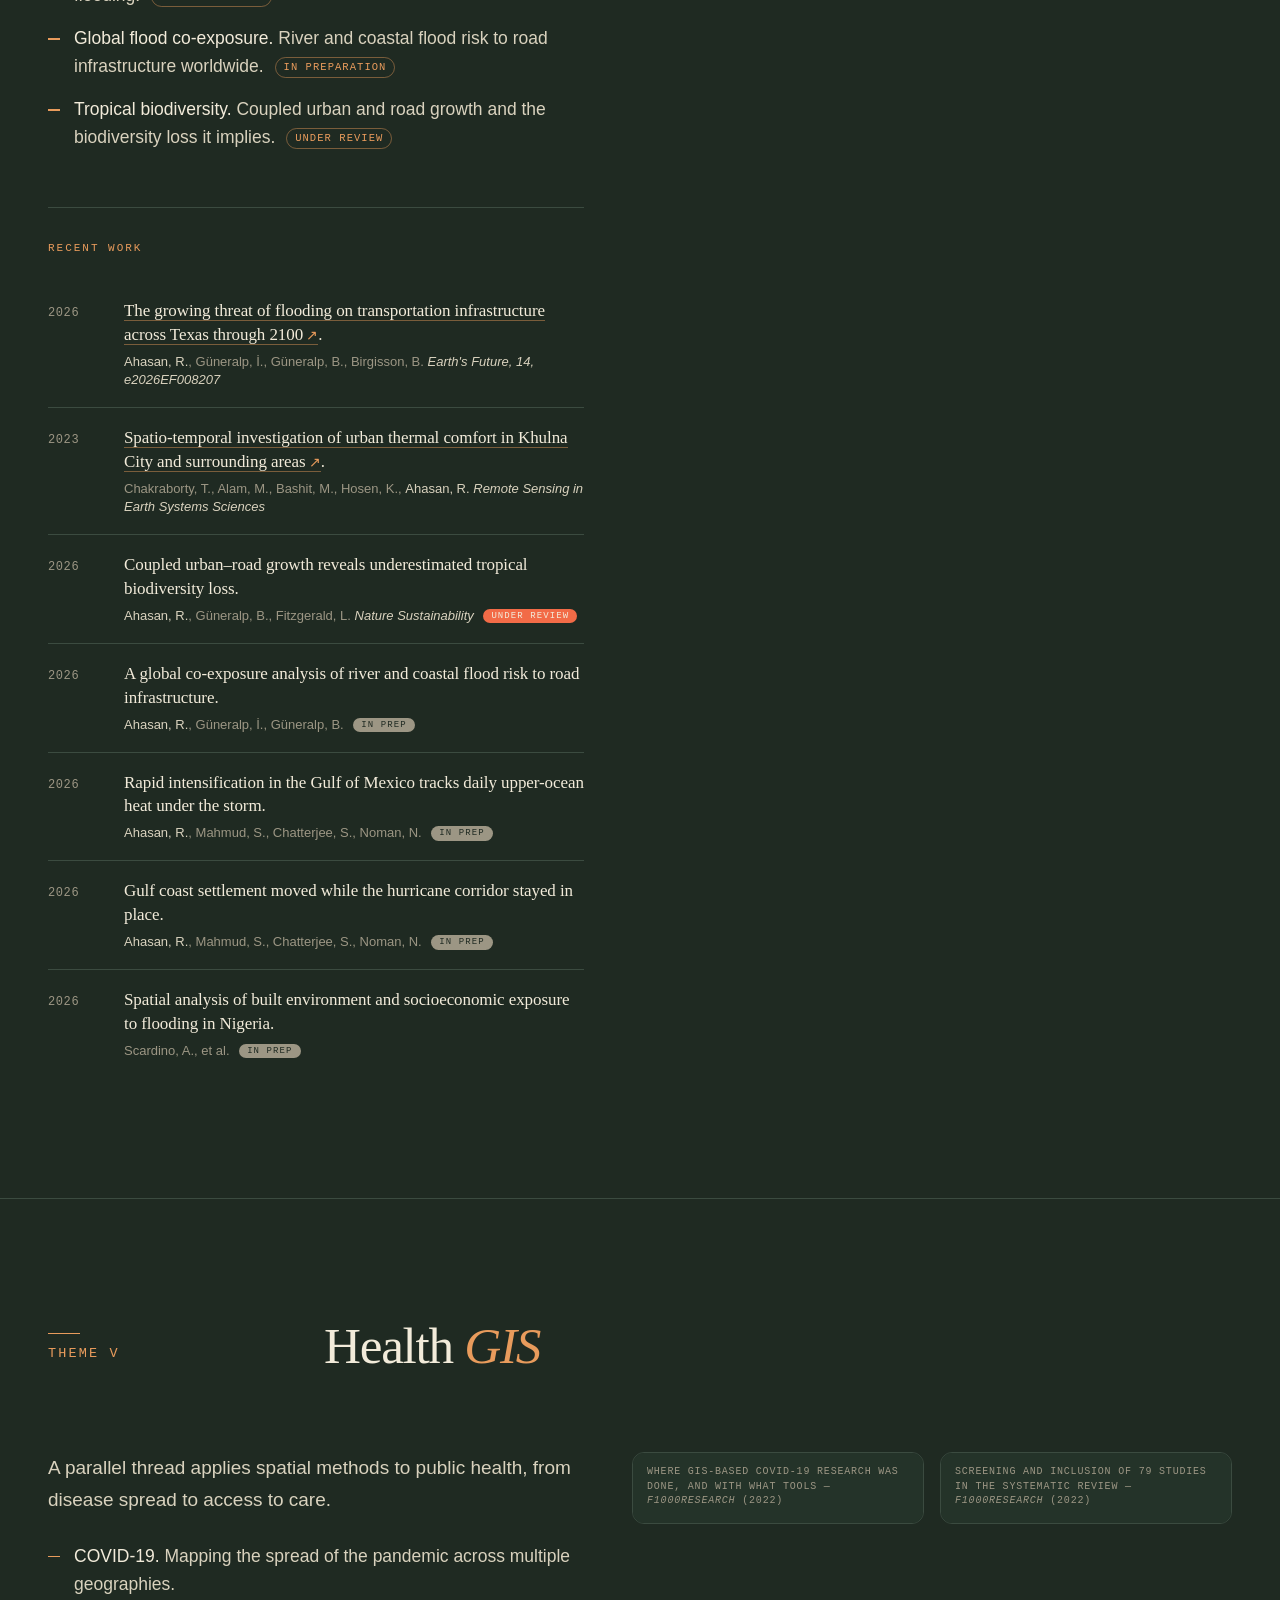
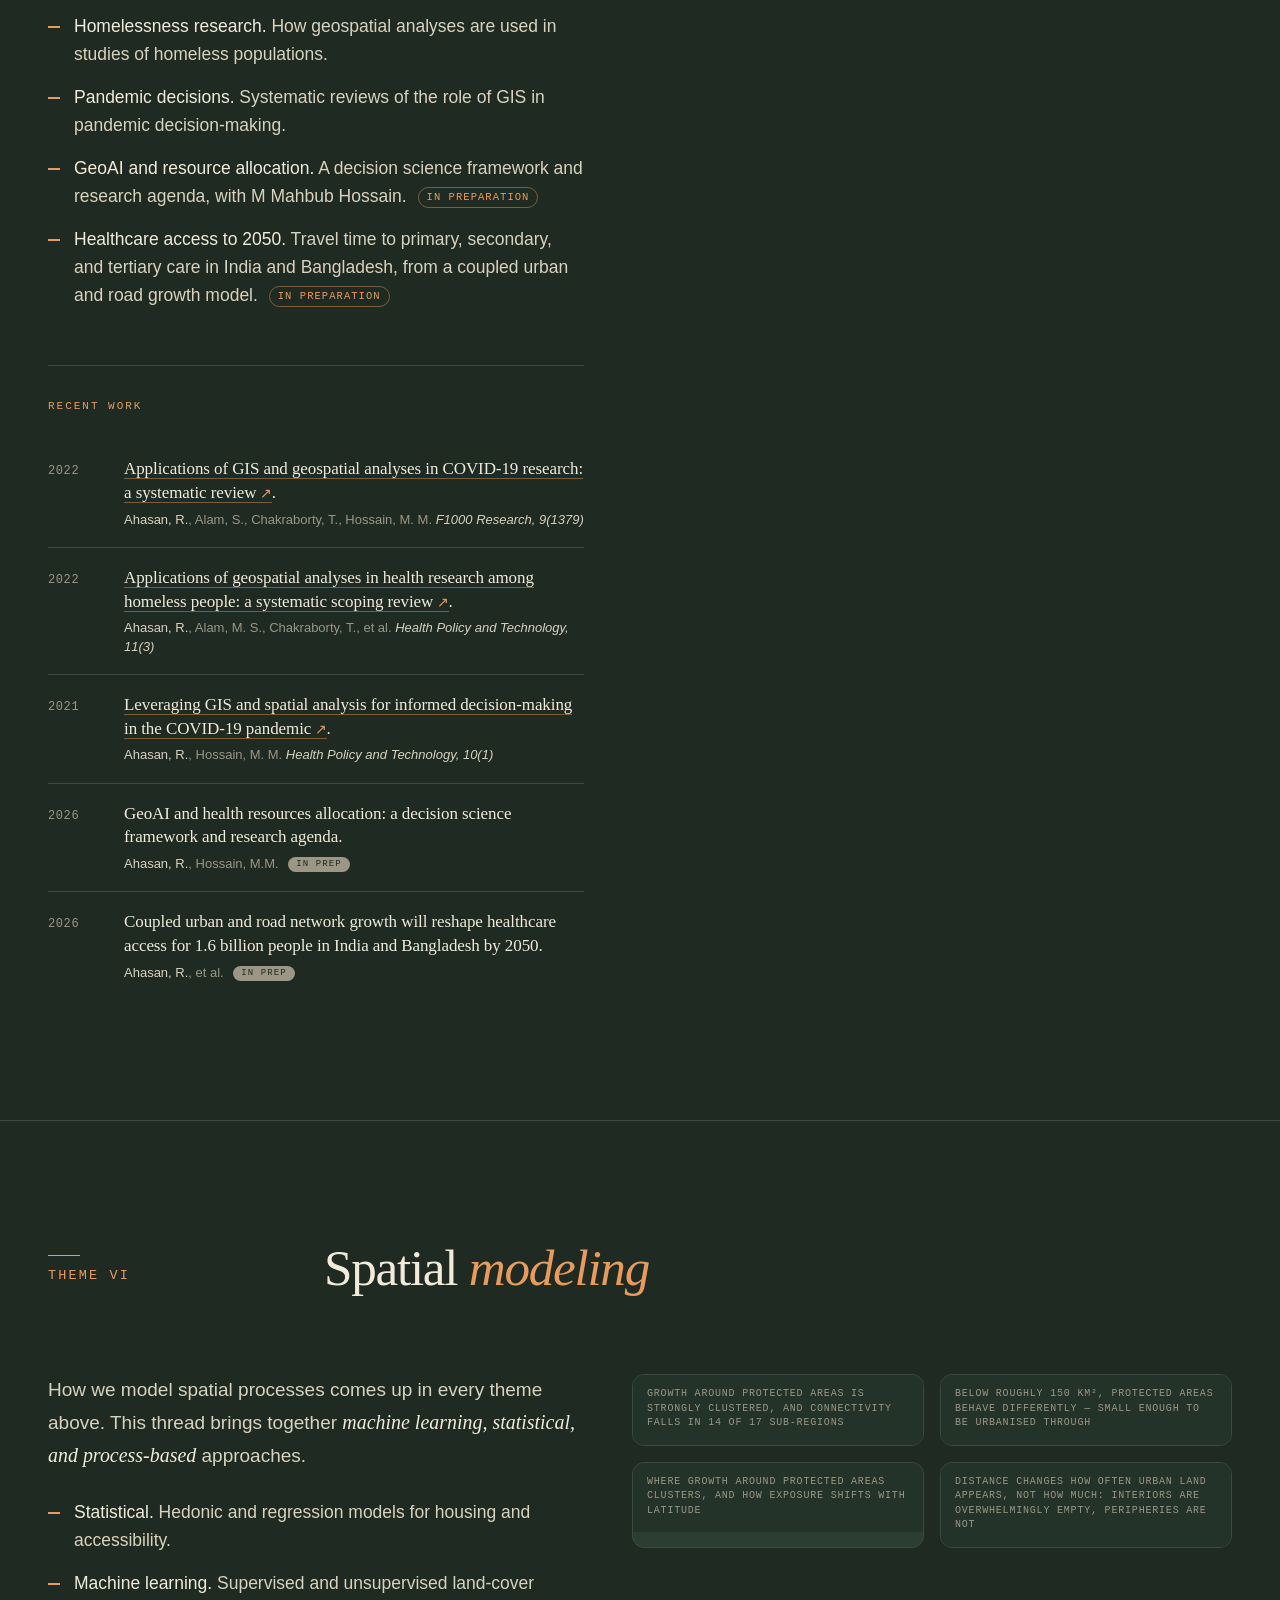
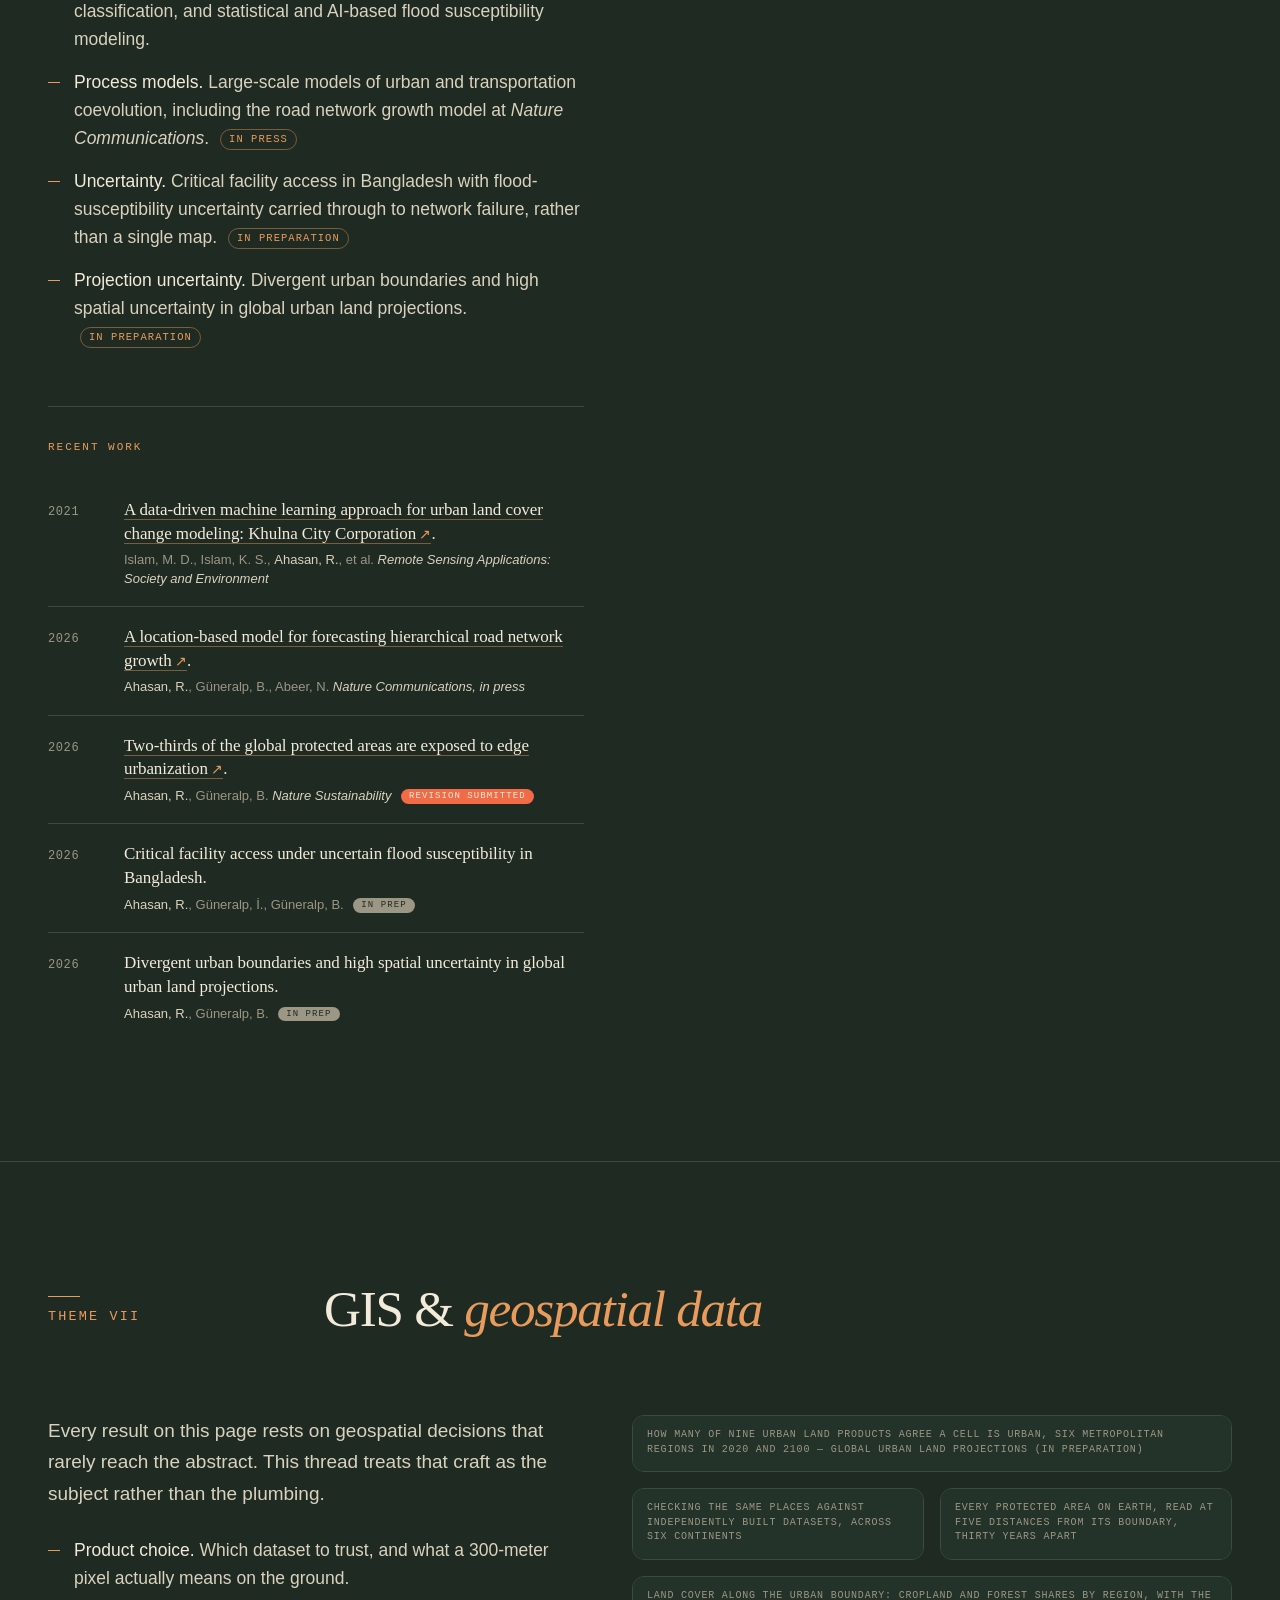
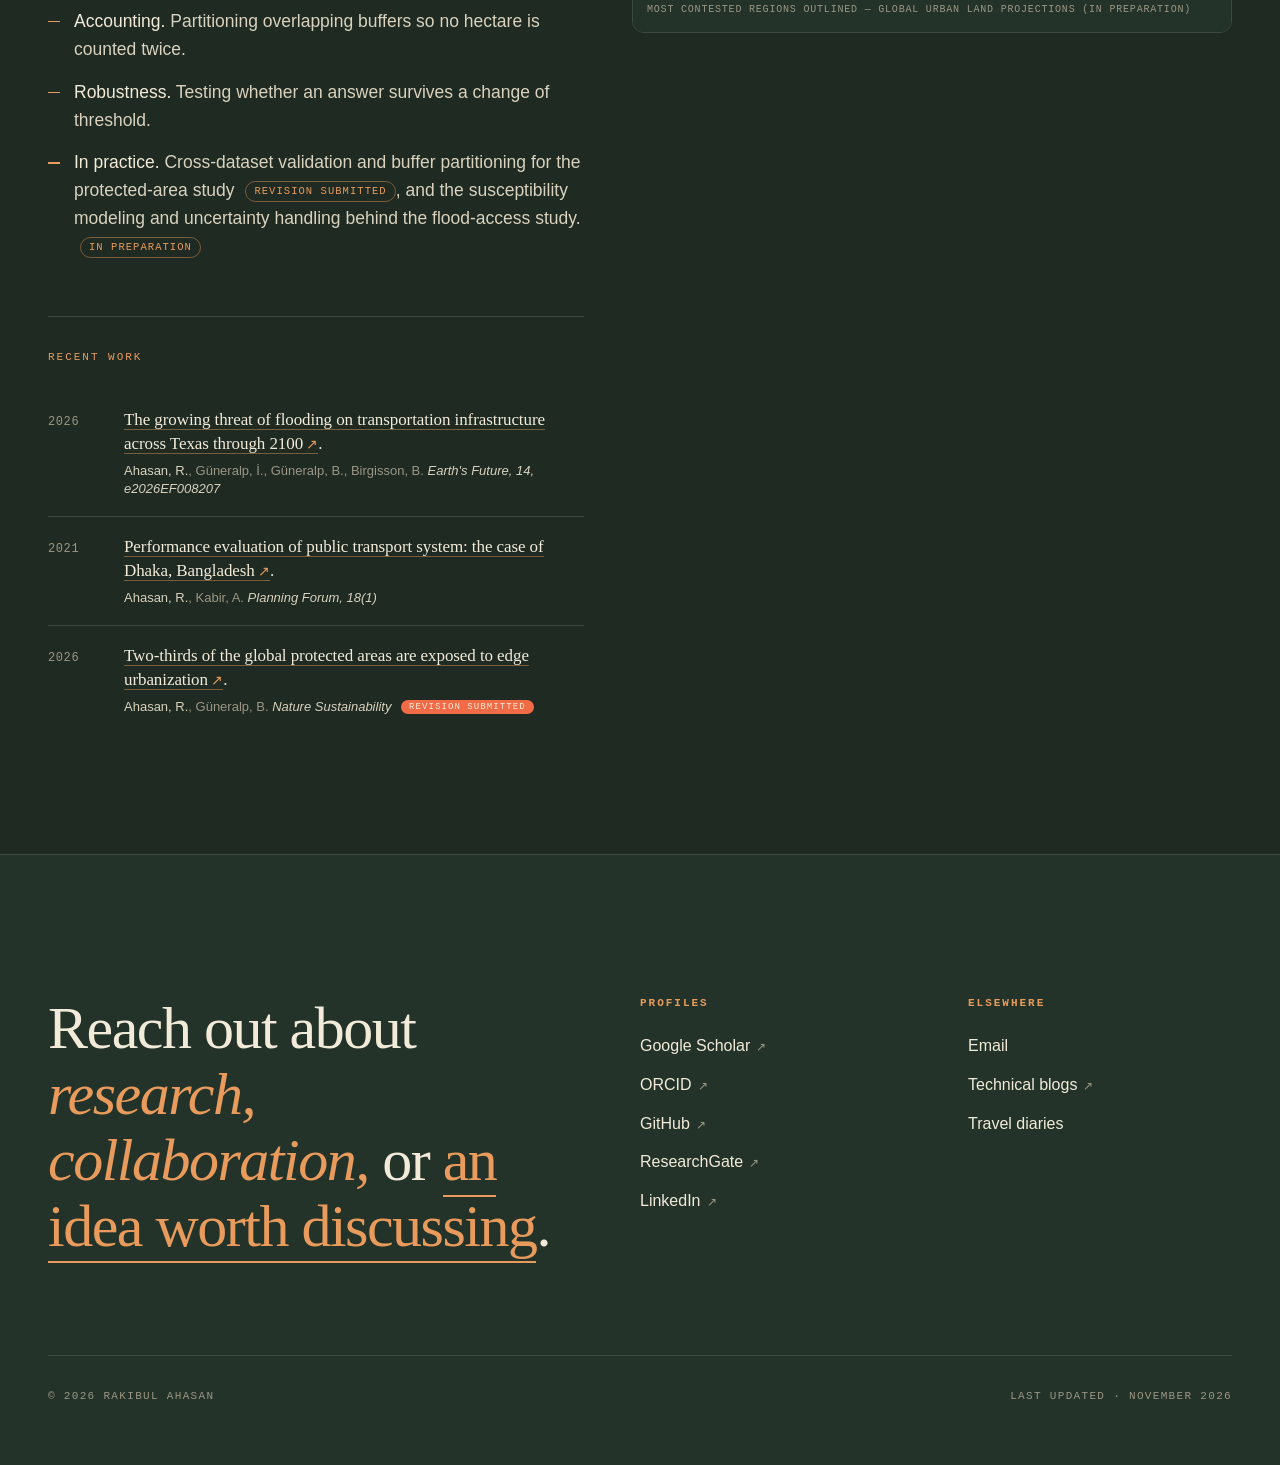
<file: research.html>
<!DOCTYPE html>
<html lang="en">
<head>
  <meta charset="UTF-8" />
  <meta name="viewport" content="width=device-width, initial-scale=1" />
  <title>Research — Rakibul Ahasan</title>
  <meta name="description" content="Research themes: urban land change, road network modeling, biodiversity, human–environment interactions, health GIS, and spatial modeling." />
  <link rel="canonical" href="https://www.rakibulahasan.com/research.html" />

  <!-- Open Graph (Facebook, LinkedIn, Slack, WhatsApp) -->
  <meta property="og:type" content="website" />
  <meta property="og:site_name" content="Rakibul Ahasan" />
  <meta property="og:locale" content="en_US" />
  <meta property="og:url" content="https://www.rakibulahasan.com/research.html" />
  <meta property="og:title" content="Research — Rakibul Ahasan" />
  <meta property="og:description" content="Research themes: urban land change, road network modeling, biodiversity, human–environment interactions, health GIS, and spatial modeling." />
  <meta property="og:image" content="https://www.rakibulahasan.com/assets/share-card.jpg" />
  <meta property="og:image:secure_url" content="https://www.rakibulahasan.com/assets/share-card.jpg" />
  <meta property="og:image:type" content="image/jpeg" />
  <meta property="og:image:width" content="1200" />
  <meta property="og:image:height" content="630" />
  <meta property="og:image:alt" content="Rakibul Ahasan — geographer, spatial analysis and data science" />

  <!-- X / Twitter -->
  <meta name="twitter:card" content="summary_large_image" />
  <meta name="twitter:title" content="Research — Rakibul Ahasan" />
  <meta name="twitter:description" content="Research themes: urban land change, road network modeling, biodiversity, human–environment interactions, health GIS, and spatial modeling." />
  <meta name="twitter:image" content="https://www.rakibulahasan.com/assets/share-card.jpg" />
  <meta name="twitter:image:alt" content="Rakibul Ahasan — geographer, spatial analysis and data science" />

  <link rel="icon" type="image/svg+xml" href="favicon.svg" />
  <link rel="alternate icon" href="favicon.svg" />
  <link rel="preconnect" href="https://fonts.googleapis.com" />
  <link rel="preconnect" href="https://fonts.gstatic.com" crossorigin />
  <link href="https://fonts.googleapis.com/css2?family=Nunito+Sans:ital,opsz,wght@0,6..12,200..900;1,6..12,200..900&family=Instrument+Serif:ital@0;1&family=JetBrains+Mono:wght@400;500&display=swap" rel="stylesheet" />
  <meta http-equiv="Content-Security-Policy" content="default-src 'self'; script-src 'self' https://cloud.umami.is; style-src 'self' https://fonts.googleapis.com; font-src 'self' https://fonts.gstatic.com; img-src 'self' data:; connect-src 'self' https://formspree.io https://cloud.umami.is https://api-gateway.umami.dev; form-action https://formspree.io; base-uri 'self'; object-src 'none'; frame-src 'none'" />
  <meta name="referrer" content="strict-origin-when-cross-origin" />
  <link rel="stylesheet" href="styles.css?v=20261124c" />
  <!-- Umami: cookieless analytics, no consent banner required -->
  <script defer src="https://cloud.umami.is/script.js" data-website-id="e248c6ed-f16d-45dd-a9fe-fede9e4f2961"></script>
  <script type="application/ld+json">
  {
    "@context": "https://schema.org",
    "@graph": [
      {
        "@type": "WebPage",
        "@id": "https://www.rakibulahasan.com/research.html#webpage",
        "url": "https://www.rakibulahasan.com/research.html",
        "name": "Research — Rakibul Ahasan",
        "isPartOf": {
          "@id": "https://www.rakibulahasan.com/#website"
        },
        "about": {
          "@id": "https://www.rakibulahasan.com/#person"
        },
        "inLanguage": "en-US"
      },
      {
        "@type": "BreadcrumbList",
        "itemListElement": [
          {
            "@type": "ListItem",
            "position": 1,
            "name": "Home",
            "item": "https://www.rakibulahasan.com/"
          },
          {
            "@type": "ListItem",
            "position": 2,
            "name": "Research",
            "item": "https://www.rakibulahasan.com/research.html"
          }
        ]
      }
    ]
  }
  </script>
</head>
<body>


<div class="orb" aria-hidden="true"></div>

<script src="orb.js?v=20261124a"></script>

<header class="site">
  <div class="container header-row">
    <a href="index.html" class="brand">Rakibul Ahasan<span class="cred">PhD<span class="sep">·</span>GISP</span></a>
    <button class="nav-toggle" type="button" aria-label="Open menu" aria-expanded="false" aria-controls="primary-nav"><span></span><span></span><span></span></button>
    <nav class="primary" id="primary-nav" aria-label="Primary">
      <a href="index.html">Home</a>
      <a href="research.html" class="active">Research</a>
      <a href="publications.html">Publications</a>
      <a href="cv.html">CV</a>
      <a href="about.html">About</a>
      <a href="travel.html">Travel</a>
      <a href="contact.html">Contact</a>
    </nav>
  </div>
</header>


<nav class="section-nav" aria-label="Page sections">
    <a href="#urban" data-target="urban"><span class="label">Urban land change</span><span class="tick" aria-hidden="true"></span></a>
    <a href="#roads" data-target="roads"><span class="label">Road networks</span><span class="tick" aria-hidden="true"></span></a>
    <a href="#biodiversity" data-target="biodiversity"><span class="label">Biodiversity</span><span class="tick" aria-hidden="true"></span></a>
    <a href="#environment" data-target="environment"><span class="label">Human–environment</span><span class="tick" aria-hidden="true"></span></a>
    <a href="#health" data-target="health"><span class="label">Health GIS</span><span class="tick" aria-hidden="true"></span></a>
    <a href="#modeling" data-target="modeling"><span class="label">Spatial modeling</span><span class="tick" aria-hidden="true"></span></a>
    <a href="#gis" data-target="gis"><span class="label">GIS & data</span><span class="tick" aria-hidden="true"></span></a>
</nav>

<section class="page-header">
  <div class="page-photo photo-tropics" aria-hidden="true"></div>
  <p class="page-photo-cap" aria-hidden="true">Threatened species reached by tropical urban growth</p>
  <div class="container">
    <div class="crumbs"><a href="index.html">Index</a><span class="sep">/</span>Research</div>
    <h1 class="page-title rise d1"><em>Research.</em></h1>
    <p class="page-lede rise d2">Seven threads, one question: how do cities reshape the planet? My work answers it through the lenses of land change, infrastructure, biodiversity, human–environment interactions, health, the spatial models that hold them together, and the geospatial craft underneath all of it.</p>
  </div>
</section>

<section class="s" id="urban">
  <div class="container">
    <div class="section-head">
      <div class="section-label">Theme I</div>
      <h2 class="section-title">Urban land change &amp; <em>expansion</em></h2>
    </div>

    <div class="theme-grid">
      <div class="theme-main">
        <div class="prose">
          <p>Long-term, high-resolution maps of where urban land has grown remain scarce. I reconstruct three decades of urban expansion from satellite records and project it forward under several development futures, keeping regional differences visible rather than folding them into one global curve.</p>
          <ul class="theme-points">
            <li><strong>Global futures.</strong> Divergent urban boundaries and high spatial uncertainty in global urban land projections. <span class="pt-status">In preparation</span></li>
            <li><strong>Gulf coast.</strong> Settlement on the US Gulf coast moved while the hurricane corridor stayed in place. <span class="pt-status">In preparation</span></li>
            <li><strong>Bangladesh.</strong> Hidden urban exposure around protected areas and species habitats, at <em>iScience</em>. <span class="pt-status">Under review</span></li>
            <li><strong>Protected areas.</strong> Urban growth around the world&#39;s protected areas, 1992 to 2020, at <em>Nature Sustainability</em>. <span class="pt-status">Revision submitted</span></li>
          </ul>
        </div>

        <div class="theme-pubs">
          <h3 class="theme-pubs-label">Recent work</h3>
          <ol class="theme-pub-list">
            <li>
              <span class="theme-pub-year">2026</span>
              <div class="theme-pub-cite"><a href="https://doi.org/10.1016/j.biocon.2026.111731" target="_blank" rel="noopener noreferrer">Urban expansion and its impact on species ranges and Key Biodiversity Areas in Indonesia</a>.<span class="theme-pub-meta">Chaudhuri, A., <strong>Ahasan, R.</strong>, Güneralp, B. <span class="journal">Biological Conservation, 316, 111731</span></span></div>
            </li>
            <li>
              <span class="theme-pub-year">2025</span>
              <div class="theme-pub-cite"><a href="https://doi.org/10.1038/s42949-025-00308-7" target="_blank" rel="noopener noreferrer">Urban land-change futures: current understanding, challenges, and implications</a>.<span class="theme-pub-meta">Güneralp, B., <strong>Ahasan, R.</strong> <span class="journal">npj Urban Sustainability</span></span></div>
            </li>
            <li>
              <span class="theme-pub-year">2026</span>
              <div class="theme-pub-cite"><a href="https://doi.org/10.21203/rs.3.rs-9323492/v1" target="_blank" rel="noopener noreferrer">Two-thirds of the global protected areas are exposed to edge urbanization</a>.<span class="theme-pub-meta"><strong>Ahasan, R.</strong>, Güneralp, B. <span class="journal">Nature Sustainability</span> <span class="status">Revision Submitted</span></span></div>
            </li>
            <li>
              <span class="theme-pub-year">2026</span>
              <div class="theme-pub-cite">Mapping hidden urban exposure around Bangladesh&#39;s protected areas and species habitats.<span class="theme-pub-meta"><strong>Ahasan, R.</strong>, Das, P.C., Chowdhury, S. <span class="journal">iScience</span> <span class="status">Under Review</span></span></div>
            </li>
            <li>
              <span class="theme-pub-year">2026</span>
              <div class="theme-pub-cite">Divergent urban boundaries and high spatial uncertainty in global urban land projections.<span class="theme-pub-meta"><strong>Ahasan, R.</strong>, Güneralp, B. <span class="status prep">In Prep</span></span></div>
            </li>
            <li>
              <span class="theme-pub-year">2026</span>
              <div class="theme-pub-cite">Gulf coast settlement moved while the hurricane corridor stayed in place.<span class="theme-pub-meta"><strong>Ahasan, R.</strong>, Mahmud, S., Chatterjee, S., Noman, N. <span class="status prep">In Prep</span></span></div>
            </li>
          </ol>
        </div>
      </div>

      <aside class="theme-figures">
        <figure class="theme-figure">
          <img src="assets/research/urban-01.png"
               alt="Stacked area and bar charts of land converted to urban by source class over seven intervals, and the composition of that conversion across seventeen sub-regions, for protected area interiors and their 50 km peripheries"
               loading="lazy" />
          <figcaption>What urban expansion consumed: cropland supplied 62% of the 328,000 km² converted around protected areas</figcaption>
        </figure>
        <figure class="theme-figure">
          <img src="assets/research/urban-02.png"
               alt="Raincloud distributions of urban, cropland and mosaic cover by cohort and zone; a heatmap of annual urban growth by sub-region and interval; and a dumbbell chart of peripheral urban area in 1992 versus 2020"
               loading="lazy" />
          <figcaption>How fast, and from what base: annual urban growth by sub-region and interval</figcaption>
        </figure>
        <figure class="theme-figure">
          <img src="assets/research/urban-03.png"
               alt="Stacked bar charts of forecast urban land area by world region under SSP1 through SSP5"
               loading="lazy" />
          <figcaption>Global forecasts of urban land expansion under the five SSPs — <em>npj Urban Sustainability</em> (2025)</figcaption>
        </figure>
        <figure class="theme-figure">
          <img src="assets/research/urban-04.png"
               alt="Chord diagrams showing what land was converted into urban land, one panel per world sub-region"
               loading="lazy" />
          <figcaption>Every class-to-class flow, by sub-region, 1992–2020</figcaption>
        </figure>

        <figure class="theme-figure is-wide">
          <img src="assets/research/urban-landcover-change-pa.webp" alt="Slope charts of the shares of eleven land-cover classes inside protected areas and in their 0 to 50 km peripheries in 1992 and 2020, and a bar chart of the number of sub-regions where each class declined" loading="lazy" />
          <figcaption>Every other land-cover class declined somewhere; urban land never did: eleven classes in and around protected areas, 1992 and 2020 — <em>Nature Sustainability</em> (revision submitted)</figcaption>
        </figure>
      </aside>
    </div>
  </div>
</section>

<section class="s" id="roads">
  <div class="container">
    <div class="section-head">
      <div class="section-label">Theme II</div>
      <h2 class="section-title">Road network <em>growth modeling</em></h2>
    </div>

    <div class="theme-grid">
      <div class="theme-main">
        <div class="prose">
          <p>My doctoral work produced one of the first global-scale road network growth models, calibrated against historical road expansion and projected under several development scenarios. AGU&#39;s <em>Eos</em> magazine featured the work.</p>
          <ul class="theme-points">
            <li><strong>Hierarchical growth.</strong> A location-based model that forecasts road growth by road class, at <em>Nature Communications</em>. <span class="pt-status">In press</span></li>
            <li><strong>Siting and hazard.</strong> How infrastructure siting decisions shape future hazard exposure. <span class="pt-status">In preparation</span></li>
            <li><strong>Healthcare access.</strong> Access in India and Bangladesh, with road and urban growth modeled as one coupled process. <span class="pt-status">In preparation</span></li>
          </ul>
        </div>

        <div class="theme-pubs">
          <h3 class="theme-pubs-label">Recent work</h3>
          <ol class="theme-pub-list">
            <li>
              <span class="theme-pub-year">2026</span>
              <div class="theme-pub-cite"><a href="https://doi.org/10.1029/2026EF008207" target="_blank" rel="noopener noreferrer">The growing threat of flooding on transportation infrastructure across Texas through 2100</a>.<span class="theme-pub-meta"><strong>Ahasan, R.</strong>, Güneralp, İ., Güneralp, B., Birgisson, B. <span class="journal">Earth's Future, 14, e2026EF008207</span></span></div>
            </li>
            <li>
              <span class="theme-pub-year">2022</span>
              <div class="theme-pub-cite"><a href="https://doi.org/10.1080/1747423X.2022.2086639" target="_blank" rel="noopener noreferrer">Transportation in urban land change models: a systematic review and future directions</a>.<span class="theme-pub-meta"><strong>Ahasan, R.</strong>, Güneralp, B. <span class="journal">Journal of Land Use Science, 17(1)</span></span></div>
            </li>
            <li>
              <span class="theme-pub-year">2026</span>
              <div class="theme-pub-cite"><a href="https://doi.org/10.5281/zenodo.23333891" target="_blank" rel="noopener noreferrer">A location-based model for forecasting hierarchical road network growth</a>.<span class="theme-pub-meta"><strong>Ahasan, R.</strong>, Güneralp, B., Abeer, N. <span class="journal">Nature Communications, in press</span></span></div>
            </li>
            <li>
              <span class="theme-pub-year">2026</span>
              <div class="theme-pub-cite">A global co-exposure analysis of river and coastal flood risk to road infrastructure.<span class="theme-pub-meta"><strong>Ahasan, R.</strong>, Güneralp, İ., Güneralp, B. <span class="status prep">In Prep</span></span></div>
            </li>
            <li>
              <span class="theme-pub-year">2026</span>
              <div class="theme-pub-cite">Coupled urban and road network growth will reshape healthcare access for 1.6 billion people in India and Bangladesh by 2050.<span class="theme-pub-meta"><strong>Ahasan, R.</strong>, et al. <span class="status prep">In Prep</span></span></div>
            </li>
            <li>
              <span class="theme-pub-year">2026</span>
              <div class="theme-pub-cite">Where the world will build next: infrastructure siting as a driver of future hazard exposure.<span class="theme-pub-meta"><strong>Ahasan, R.</strong>, et al. <span class="status prep">In Prep</span></span></div>
            </li>
          </ol>
        </div>
      </div>

      <aside class="theme-figures">
        <figure class="theme-figure is-wide">
          <img src="assets/research/roads-growth-2050.webp" alt="Maps of Bangladesh, Brazil and Nigeria showing the 2015 road network and the new and upgraded roads forecast to 2050 under SSP1, SSP3 and SSP5, with city insets" loading="lazy" />
          <figcaption>New and upgraded roads to 2050 in Bangladesh, Brazil, and Nigeria under three development pathways, with city insets — <em>Nature Communications</em> (in press)</figcaption>
        </figure>

        <figure class="theme-figure">
          <img src="assets/research/roads-allocation-cycle.webp" alt="Circular workflow diagram of the spatial allocation steps, from input driver maps through urban cluster detection, pattern detection and radial and hierarchical growth to the final road network of Bangladesh" loading="lazy" />
          <figcaption>The spatial allocation cycle, from driver maps to the final road network of Bangladesh — <em>Nature Communications</em> (in press)</figcaption>
        </figure>

        <figure class="theme-figure">
          <img src="assets/research/roads-framework.webp" alt="Flowchart of the road growth modeling framework linking an urban land change model, road length forecasts, radial growth, upgrading and new linear roads" loading="lazy" />
          <figcaption>Radial growth, upgrading, and new linear roads in one modeling framework — <em>Nature Communications</em> (in press)</figcaption>
        </figure>

        <figure class="theme-figure is-wide">
          <img src="assets/research/roads-upgrades-nigeria.webp" alt="Layered driver maps of Nigeria and two maps locating four road upgrade areas by road density and the upgraded roads by 2050" loading="lazy" />
          <figcaption>Where upgrades go: urban centers and road density set the location and length of road upgrades, Nigeria, 2050 — <em>Nature Communications</em> (in press)</figcaption>
        </figure>
      </aside>
    </div>
  </div>
</section>

<section class="s" id="biodiversity">
  <div class="container">
    <div class="section-head">
      <div class="section-label">Theme III</div>
      <h2 class="section-title">Biodiversity &amp; <em>protected areas</em></h2>
    </div>

    <div class="theme-grid">
      <div class="theme-main">
        <div class="prose">
          <p>Protected areas are the main instrument the world has for holding onto habitat. This thread asks how well that instrument works while cities and roads grow around it. The recurring finding is that the pressure now sits at the edge: reserves are less often built over than surrounded and cut off.</p>
          <ul class="theme-points">
            <li><strong>Roads and cities together.</strong> Coupled urban and road growth reveals underestimated tropical biodiversity loss in Brazil, Indonesia, and Nigeria, with Burak G&uuml;neralp and Lee A. Fitzgerald, at <em>Nature Sustainability</em>. <span class="pt-status">Under review</span></li>
            <li><strong>Network isolation.</strong> How urban growth isolated the global protected-area network between 1992 and 2020, with G&uuml;neralp, at <em>Nature Sustainability</em>. <span class="pt-status">Revision submitted</span></li>
            <li><strong>Tropical species.</strong> The geography of threatened species exposure to urban growth across the tropics. <span class="pt-status">In preparation</span></li>
            <li><strong>Bangladesh.</strong> Hidden urban exposure around protected areas and species habitats, at <em>iScience</em>. <span class="pt-status">Under review</span></li>
          </ul>
        </div>

        <div class="theme-pubs">
          <h3 class="theme-pubs-label">Recent work</h3>
          <ol class="theme-pub-list">
            <li>
              <span class="theme-pub-year">2026</span>
              <div class="theme-pub-cite"><a href="https://doi.org/10.1016/j.biocon.2026.111731" target="_blank" rel="noopener noreferrer">Urban expansion and its impact on species ranges and Key Biodiversity Areas in Indonesia</a>.<span class="theme-pub-meta">Chaudhuri, A., <strong>Ahasan, R.</strong>, Güneralp, B. <span class="journal">Biological Conservation, 316, 111731</span></span></div>
            </li>
            <li>
              <span class="theme-pub-year">2026</span>
              <div class="theme-pub-cite"><a href="https://doi.org/10.21203/rs.3.rs-9323492/v1" target="_blank" rel="noopener noreferrer">Two-thirds of the global protected areas are exposed to edge urbanization</a>.<span class="theme-pub-meta"><strong>Ahasan, R.</strong>, Güneralp, B. <span class="journal">Nature Sustainability</span> <span class="status">Revision Submitted</span></span></div>
            </li>
            <li>
              <span class="theme-pub-year">2026</span>
              <div class="theme-pub-cite">Mapping hidden urban exposure around Bangladesh&#39;s protected areas and species habitats.<span class="theme-pub-meta"><strong>Ahasan, R.</strong>, Das, P.C., Chowdhury, S. <span class="journal">iScience</span> <span class="status">Under Review</span></span></div>
            </li>
            <li>
              <span class="theme-pub-year">2026</span>
              <div class="theme-pub-cite">Coupled urban–road growth reveals underestimated tropical biodiversity loss.<span class="theme-pub-meta"><strong>Ahasan, R.</strong>, Güneralp, B., Fitzgerald, L. <span class="journal">Nature Sustainability</span> <span class="status">Under Review</span></span></div>
            </li>
            <li>
              <span class="theme-pub-year">2026</span>
              <div class="theme-pub-cite">The geography of threatened species exposure to tropical urban growth.<span class="theme-pub-meta"><strong>Ahasan, R.</strong>, Güneralp, B., Chowdhury, S., Fitzgerald, L. <span class="status prep">In Prep</span></span></div>
            </li>
          </ol>
        </div>
      </div>

      <aside class="theme-figures">
        <figure class="theme-figure">
          <img src="assets/research/biodiversity-01.png"
               alt="Two world maps of urban land cover within protected area boundaries and within their 50 km periphery in 2020, with regional insets"
               loading="lazy" />
          <figcaption>Urban land inside 169,997 protected areas vs. their 50 km periphery, 2020</figcaption>
        </figure>
        <figure class="theme-figure">
          <img src="assets/research/biodiversity-02.png"
               alt="Distance-decay curves of urban cover across peripheral bands, boundary step by protected area size, and gradient slopes by sub-region"
               loading="lazy" />
          <figcaption>Urban cover drops sharply at the protected-area boundary, and the step steepened between 1992 and 2020</figcaption>
        </figure>
        <figure class="theme-figure">
          <img src="assets/research/biodiversity-03.png"
               alt="Trajectories of peripheral urban land by designation cohort, with annual growth heatmaps for protected area interiors and buffers and cumulative buffer area"
               loading="lazy" />
          <figcaption>Protected areas designated after 1992 sit in faster-urbanising surroundings than older ones</figcaption>
        </figure>
        <figure class="theme-figure">
          <img src="assets/research/biodiversity-04.png"
               alt="Stacked bars for 17 sub-regions showing the share of protected areas in each cell of the pressure key in 1992 and again in 2020, with the change in percentage points"
               loading="lazy" />
          <figcaption>Protected areas under pressure rose in every sub-region — North Africa by 26.8 points — 1992 to 2020</figcaption>
        </figure>
      </aside>
    </div>
  </div>
</section>

<section class="s" id="environment">
  <div class="container">
    <div class="section-head">
      <div class="section-label">Theme IV</div>
      <h2 class="section-title is-long">Human–environment <em>interactions</em></h2>
    </div>

    <div class="theme-grid">
      <div class="theme-main">
        <div class="prose">
          <p>This theme ties the previous three together. Cities, roads, and infrastructure are coupled with ecosystems, and I ask where that coupling produces conflict (habitat loss, hazard exposure, lost services) and where it produces opportunity (compact development, accessibility, conservation gains).</p>
          <ul class="theme-points">
            <li><strong>Gulf ocean heat.</strong> Rapid hurricane intensification in the Gulf of Mexico and the daily upper-ocean heat beneath the storm track. <span class="pt-status">In preparation</span></li>
            <li><strong>Gulf coast settlement.</strong> How settlement on the US Gulf coast moved while the hurricane corridor stayed in place, 1985 to 2024. <span class="pt-status">In preparation</span></li>
            <li><strong>Nigeria.</strong> Built environment and socioeconomic exposure to flooding. <span class="pt-status">In preparation</span></li>
            <li><strong>Global flood co-exposure.</strong> River and coastal flood risk to road infrastructure worldwide. <span class="pt-status">In preparation</span></li>
            <li><strong>Tropical biodiversity.</strong> Coupled urban and road growth and the biodiversity loss it implies. <span class="pt-status">Under review</span></li>
          </ul>
        </div>

        <div class="theme-pubs">
          <h3 class="theme-pubs-label">Recent work</h3>
          <ol class="theme-pub-list">
            <li>
              <span class="theme-pub-year">2026</span>
              <div class="theme-pub-cite"><a href="https://doi.org/10.1029/2026EF008207" target="_blank" rel="noopener noreferrer">The growing threat of flooding on transportation infrastructure across Texas through 2100</a>.<span class="theme-pub-meta"><strong>Ahasan, R.</strong>, Güneralp, İ., Güneralp, B., Birgisson, B. <span class="journal">Earth's Future, 14, e2026EF008207</span></span></div>
            </li>
            <li>
              <span class="theme-pub-year">2023</span>
              <div class="theme-pub-cite"><a href="https://doi.org/10.1007/s41976-023-00088-7" target="_blank" rel="noopener noreferrer">Spatio-temporal investigation of urban thermal comfort in Khulna City and surrounding areas</a>.<span class="theme-pub-meta">Chakraborty, T., Alam, M., Bashit, M., Hosen, K., <strong>Ahasan, R.</strong> <span class="journal">Remote Sensing in Earth Systems Sciences</span></span></div>
            </li>
            <li>
              <span class="theme-pub-year">2026</span>
              <div class="theme-pub-cite">Coupled urban–road growth reveals underestimated tropical biodiversity loss.<span class="theme-pub-meta"><strong>Ahasan, R.</strong>, Güneralp, B., Fitzgerald, L. <span class="journal">Nature Sustainability</span> <span class="status">Under Review</span></span></div>
            </li>
            <li>
              <span class="theme-pub-year">2026</span>
              <div class="theme-pub-cite">A global co-exposure analysis of river and coastal flood risk to road infrastructure.<span class="theme-pub-meta"><strong>Ahasan, R.</strong>, Güneralp, İ., Güneralp, B. <span class="status prep">In Prep</span></span></div>
            </li>
            <li>
              <span class="theme-pub-year">2026</span>
              <div class="theme-pub-cite">Rapid intensification in the Gulf of Mexico tracks daily upper-ocean heat under the storm.<span class="theme-pub-meta"><strong>Ahasan, R.</strong>, Mahmud, S., Chatterjee, S., Noman, N. <span class="status prep">In Prep</span></span></div>
            </li>
            <li>
              <span class="theme-pub-year">2026</span>
              <div class="theme-pub-cite">Gulf coast settlement moved while the hurricane corridor stayed in place.<span class="theme-pub-meta"><strong>Ahasan, R.</strong>, Mahmud, S., Chatterjee, S., Noman, N. <span class="status prep">In Prep</span></span></div>
            </li>
            <li>
              <span class="theme-pub-year">2026</span>
              <div class="theme-pub-cite">Spatial analysis of built environment and socioeconomic exposure to flooding in Nigeria.<span class="theme-pub-meta">Scardino, A., et al. <span class="status prep">In Prep</span></span></div>
            </li>
          </ol>
        </div>
      </div>

      <aside class="theme-figures">
        <figure class="theme-figure is-wide">
          <img src="assets/research/environment-flood-damage-gdp.webp" alt="World map of expected annual flood damage to road infrastructure as a share of national GDP, darkest across South and Southeast Asia and much of Africa" loading="lazy" />
          <figcaption>Expected annual river and coastal flood damage to roads as a share of GDP, by country — global co-exposure analysis (in preparation)</figcaption>
        </figure>

        <figure class="theme-figure">
          <img src="assets/research/environment-01.png"
               alt="Four-panel map comparison of FEMA flood hazard zones against modeled flood susceptibility for Beaumont and greater Houston"
               loading="lazy" />
          <figcaption>Modeled susceptibility against FEMA hazard zones: only 28% of greater Houston matches — <em>Earth’s Future</em> (2026)</figcaption>
        </figure>
        <figure class="theme-figure">
          <img src="assets/research/environment-02.png"
               alt="Three maps of Texas comparing flood susceptibility under different modelling approaches"
               loading="lazy" />
          <figcaption>Statewide flood susceptibility across three modeling approaches — <em>Earth’s Future</em> (2026)</figcaption>
        </figure>
        <figure class="theme-figure">
          <img src="assets/research/environment-bridges-2100.webp" alt="Grid of bar charts of Texas bridges in 2100 by structural prioritization level and flood susceptibility class under SSP1, SSP3 and SSP5, with the share over water and the change from 2020" loading="lazy" />
          <figcaption>Projected flood susceptibility of Texas bridges in 2100 by structural priority, under three SSP pathways — <em>Earth’s Future</em> (2026)</figcaption>
        </figure>
        <figure class="theme-figure">
          <img src="assets/research/environment-network-disruption.webp" alt="World map of the share of each country's population-weighted shortest-path load that runs over road links disrupted by flooding" loading="lazy" />
          <figcaption>Where flooding cuts the routes people use: share of national population-weighted shortest-path load on disrupted road links — global co-exposure analysis (in preparation)</figcaption>
        </figure>

        <figure class="theme-figure is-wide">
          <img src="assets/research/environment-tropical-accrual.webp" alt="Six panels on how urban conversion of threatened and narrow-range species ranges accrued across the tropics from 2000 to 2020, by period, city, region and realm" loading="lazy" />
          <figcaption>How urban conversion of threatened species ranges accrued across the tropics, 2000 to 2020 — threatened species exposure to tropical urban growth (in preparation)</figcaption>
        </figure>
      </aside>
    </div>
  </div>
</section>

<section class="s" id="health">
  <div class="container">
    <div class="section-head">
      <div class="section-label">Theme V</div>
      <h2 class="section-title">Health <em>GIS</em></h2>
    </div>

    <div class="theme-grid">
      <div class="theme-main">
        <div class="prose">
          <p>A parallel thread applies spatial methods to public health, from disease spread to access to care.</p>
          <ul class="theme-points">
            <li><strong>COVID-19.</strong> Mapping the spread of the pandemic across multiple geographies.</li>
            <li><strong>Homelessness research.</strong> How geospatial analyses are used in studies of homeless populations.</li>
            <li><strong>Pandemic decisions.</strong> Systematic reviews of the role of GIS in pandemic decision-making.</li>
            <li><strong>GeoAI and resource allocation.</strong> A decision science framework and research agenda, with M Mahbub Hossain. <span class="pt-status">In preparation</span></li>
            <li><strong>Healthcare access to 2050.</strong> Travel time to primary, secondary, and tertiary care in India and Bangladesh, from a coupled urban and road growth model. <span class="pt-status">In preparation</span></li>
          </ul>
        </div>

        <div class="theme-pubs">
          <h3 class="theme-pubs-label">Recent work</h3>
          <ol class="theme-pub-list">
            <li>
              <span class="theme-pub-year">2022</span>
              <div class="theme-pub-cite"><a href="https://doi.org/10.12688/f1000research.27544.2" target="_blank" rel="noopener noreferrer">Applications of GIS and geospatial analyses in COVID-19 research: a systematic review</a>.<span class="theme-pub-meta"><strong>Ahasan, R.</strong>, Alam, S., Chakraborty, T., Hossain, M. M. <span class="journal">F1000 Research, 9(1379)</span></span></div>
            </li>
            <li>
              <span class="theme-pub-year">2022</span>
              <div class="theme-pub-cite"><a href="https://doi.org/10.1016/j.hlpt.2022.100647" target="_blank" rel="noopener noreferrer">Applications of geospatial analyses in health research among homeless people: a systematic scoping review</a>.<span class="theme-pub-meta"><strong>Ahasan, R.</strong>, Alam, M. S., Chakraborty, T., et al. <span class="journal">Health Policy and Technology, 11(3)</span></span></div>
            </li>
            <li>
              <span class="theme-pub-year">2021</span>
              <div class="theme-pub-cite"><a href="https://doi.org/10.1016/j.hlpt.2020.11.009" target="_blank" rel="noopener noreferrer">Leveraging GIS and spatial analysis for informed decision-making in the COVID-19 pandemic</a>.<span class="theme-pub-meta"><strong>Ahasan, R.</strong>, Hossain, M. M. <span class="journal">Health Policy and Technology, 10(1)</span></span></div>
            </li>
            <li>
              <span class="theme-pub-year">2026</span>
              <div class="theme-pub-cite">GeoAI and health resources allocation: a decision science framework and research agenda.<span class="theme-pub-meta"><strong>Ahasan, R.</strong>, Hossain, M.M. <span class="status prep">In Prep</span></span></div>
            </li>
            <li>
              <span class="theme-pub-year">2026</span>
              <div class="theme-pub-cite">Coupled urban and road network growth will reshape healthcare access for 1.6 billion people in India and Bangladesh by 2050.<span class="theme-pub-meta"><strong>Ahasan, R.</strong>, et al. <span class="status prep">In Prep</span></span></div>
            </li>
          </ol>
        </div>
      </div>

      <aside class="theme-figures">
        <figure class="theme-figure">
          <img src="assets/research/health-01.png"
               alt="World choropleth of article counts by country, with panels for region, research theme, and software used"
               loading="lazy" />
          <figcaption>Where GIS-based COVID-19 research was done, and with what tools — <em>F1000Research</em> (2022)</figcaption>
        </figure>
        <figure class="theme-figure">
          <img src="assets/research/health-02.png"
               alt="PRISMA flow diagram of records identified, screened, and included in the review"
               loading="lazy" />
          <figcaption>Screening and inclusion of 79 studies in the systematic review — <em>F1000Research</em> (2022)</figcaption>
        </figure>
      </aside>
    </div>
  </div>
</section>

<section class="s" id="modeling">
  <div class="container">
    <div class="section-head">
      <div class="section-label">Theme VI</div>
      <h2 class="section-title">Spatial <em>modeling</em></h2>
    </div>

    <div class="theme-grid">
      <div class="theme-main">
        <div class="prose">
          <p>How we model spatial processes comes up in every theme above. This thread brings together <em>machine learning, statistical, and process-based</em> approaches.</p>
          <ul class="theme-points">
            <li><strong>Statistical.</strong> Hedonic and regression models for housing and accessibility.</li>
            <li><strong>Machine learning.</strong> Supervised and unsupervised land-cover classification, and statistical and AI-based flood susceptibility modeling.</li>
            <li><strong>Process models.</strong> Large-scale models of urban and transportation coevolution, including the road network growth model at <em>Nature Communications</em>. <span class="pt-status">In press</span></li>
            <li><strong>Uncertainty.</strong> Critical facility access in Bangladesh with flood-susceptibility uncertainty carried through to network failure, rather than a single map. <span class="pt-status">In preparation</span></li>
            <li><strong>Projection uncertainty.</strong> Divergent urban boundaries and high spatial uncertainty in global urban land projections. <span class="pt-status">In preparation</span></li>
          </ul>
        </div>

        <div class="theme-pubs">
          <h3 class="theme-pubs-label">Recent work</h3>
          <ol class="theme-pub-list">
            <li>
              <span class="theme-pub-year">2021</span>
              <div class="theme-pub-cite"><a href="https://doi.org/10.1016/j.rsase.2021.100634" target="_blank" rel="noopener noreferrer">A data-driven machine learning approach for urban land cover change modeling: Khulna City Corporation</a>.<span class="theme-pub-meta">Islam, M. D., Islam, K. S., <strong>Ahasan, R.</strong>, et al. <span class="journal">Remote Sensing Applications: Society and Environment</span></span></div>
            </li>
            <li>
              <span class="theme-pub-year">2026</span>
              <div class="theme-pub-cite"><a href="https://doi.org/10.5281/zenodo.23333891" target="_blank" rel="noopener noreferrer">A location-based model for forecasting hierarchical road network growth</a>.<span class="theme-pub-meta"><strong>Ahasan, R.</strong>, Güneralp, B., Abeer, N. <span class="journal">Nature Communications, in press</span></span></div>
            </li>
            <li>
              <span class="theme-pub-year">2026</span>
              <div class="theme-pub-cite"><a href="https://doi.org/10.21203/rs.3.rs-9323492/v1" target="_blank" rel="noopener noreferrer">Two-thirds of the global protected areas are exposed to edge urbanization</a>.<span class="theme-pub-meta"><strong>Ahasan, R.</strong>, Güneralp, B. <span class="journal">Nature Sustainability</span> <span class="status">Revision Submitted</span></span></div>
            </li>
            <li>
              <span class="theme-pub-year">2026</span>
              <div class="theme-pub-cite">Critical facility access under uncertain flood susceptibility in Bangladesh.<span class="theme-pub-meta"><strong>Ahasan, R.</strong>, Güneralp, İ., Güneralp, B. <span class="status prep">In Prep</span></span></div>
            </li>
            <li>
              <span class="theme-pub-year">2026</span>
              <div class="theme-pub-cite">Divergent urban boundaries and high spatial uncertainty in global urban land projections.<span class="theme-pub-meta"><strong>Ahasan, R.</strong>, Güneralp, B. <span class="status prep">In Prep</span></span></div>
            </li>
          </ol>
        </div>
      </div>

      <aside class="theme-figures">
        <figure class="theme-figure">
          <img src="assets/research/modeling-01.png"
               alt="Maps and charts showing where urban growth around protected areas clusters, and how landscape connectivity has changed by sub-region"
               loading="lazy" />
          <figcaption>Growth around protected areas is strongly clustered, and connectivity falls in 14 of 17 sub-regions</figcaption>
        </figure>
        <figure class="theme-figure">
          <img src="assets/research/modeling-02.png"
               alt="Chart relating urban cover inside protected areas to their size, showing the threshold where small reserves behave differently"
               loading="lazy" />
          <figcaption>Below roughly 150 km², protected areas behave differently — small enough to be urbanised through</figcaption>
        </figure>
        <figure class="theme-figure">
          <img src="assets/research/modeling-03.png"
               alt="Global maps and charts of where urban growth around protected areas concentrates, and how it varies with latitude"
               loading="lazy" />
          <figcaption>Where growth around protected areas clusters, and how exposure shifts with latitude</figcaption>
        </figure>
        <figure class="theme-figure">
          <img src="assets/research/modeling-04.png"
               alt="Ridgeline kernel density plots of urban cover per protected area by distance band for 2020, and by epoch from 1992 to 2020 for interiors and peripheries"
               loading="lazy" />
          <figcaption>Distance changes how often urban land appears, not how much: interiors are overwhelmingly empty, peripheries are not</figcaption>
        </figure>
      </aside>
    </div>
  </div>
</section>

<section class="s" id="gis">
  <div class="container">
    <div class="section-head">
      <div class="section-label">Theme VII</div>
      <h2 class="section-title">GIS &amp; <em>geospatial data</em></h2>
    </div>

    <div class="theme-grid">
      <div class="theme-main">
        <div class="prose">
          <p>Every result on this page rests on geospatial decisions that rarely reach the abstract. This thread treats that craft as the subject rather than the plumbing.</p>
          <ul class="theme-points">
            <li><strong>Product choice.</strong> Which dataset to trust, and what a 300-meter pixel actually means on the ground.</li>
            <li><strong>Accounting.</strong> Partitioning overlapping buffers so no hectare is counted twice.</li>
            <li><strong>Robustness.</strong> Testing whether an answer survives a change of threshold.</li>
            <li><strong>In practice.</strong> Cross-dataset validation and buffer partitioning for the protected-area study <span class="pt-status">Revision submitted</span>, and the susceptibility modeling and uncertainty handling behind the flood-access study. <span class="pt-status">In preparation</span></li>
          </ul>
        </div>

        <div class="theme-pubs">
          <h3 class="theme-pubs-label">Recent work</h3>
          <ol class="theme-pub-list">
            <li>
              <span class="theme-pub-year">2026</span>
              <div class="theme-pub-cite"><a href="https://doi.org/10.1029/2026EF008207" target="_blank" rel="noopener noreferrer">The growing threat of flooding on transportation infrastructure across Texas through 2100</a>.<span class="theme-pub-meta"><strong>Ahasan, R.</strong>, Güneralp, İ., Güneralp, B., Birgisson, B. <span class="journal">Earth&#39;s Future, 14, e2026EF008207</span></span></div>
            </li>
            <li>
              <span class="theme-pub-year">2021</span>
              <div class="theme-pub-cite"><a href="https://sites.utexas.edu/planningforum/article-3-performance-evaluation-of-public-transportation-system-analyzing-the-case-of-dhaka-bangladesh/" target="_blank" rel="noopener noreferrer">Performance evaluation of public transport system: the case of Dhaka, Bangladesh</a>.<span class="theme-pub-meta"><strong>Ahasan, R.</strong>, Kabir, A. <span class="journal">Planning Forum, 18(1)</span></span></div>
            </li>
            <li>
              <span class="theme-pub-year">2026</span>
              <div class="theme-pub-cite"><a href="https://doi.org/10.21203/rs.3.rs-9323492/v1" target="_blank" rel="noopener noreferrer">Two-thirds of the global protected areas are exposed to edge urbanization</a>.<span class="theme-pub-meta"><strong>Ahasan, R.</strong>, Güneralp, B. <span class="journal">Nature Sustainability</span> <span class="status">Revision Submitted</span></span></div>
            </li>
          </ol>
        </div>
      </div>

      <aside class="theme-figures">
        <figure class="theme-figure is-wide">
          <img src="assets/research/gis-urban-product-agreement.webp" alt="Twelve map windows of New York–Philadelphia, Lagos–Ibadan, Dhaka, São Paulo, Beijing–Tianjin and the Jakarta region in 2020 and 2100, shaded by how many of nine products classify each cell as urban" loading="lazy" />
          <figcaption>How many of nine urban land products agree a cell is urban, six metropolitan regions in 2020 and 2100 — global urban land projections (in preparation)</figcaption>
        </figure>
        <figure class="theme-figure">
          <img src="assets/research/gis-02.png"
               alt="Six protected areas mapped side by side using three independently built land-cover datasets, twenty years apart"
               loading="lazy" />
          <figcaption>Checking the same places against independently built datasets, across six continents</figcaption>
        </figure>
        <figure class="theme-figure">
          <img src="assets/research/gis-03.png"
               alt="Ten world maps of urban land cover within protected areas and across cumulative 5, 10, 25 and 50 km peripheries, 1992 beside 2020"
               loading="lazy" />
          <figcaption>Every protected area on Earth, read at five distances from its boundary, thirty years apart</figcaption>
        </figure>
        <figure class="theme-figure is-wide">
          <img src="assets/research/gis-boundary-landcover.webp" alt="World map of the cropland and forest shares of land along the urban boundary by region, on a bivariate key, with the regions of the most contested clusters outlined in yellow" loading="lazy" />
          <figcaption>Land cover along the urban boundary: cropland and forest shares by region, with the most contested regions outlined — global urban land projections (in preparation)</figcaption>
        </figure>
      </aside>
    </div>
  </div>
</section>

<footer class="site">
  <div class="container">
    <div class="contact-grid">
      <div class="contact-prompt">
        Reach out about <em>research, collaboration,</em> or <a href="contact.html#note">an idea worth discussing</a>.
      </div>
      <div class="contact-col">
        <h5>Profiles</h5>
        <ul>
          <li><a href="https://scholar.google.com/citations?user=SDBFKlsAAAAJ&hl=en" target="_blank" rel="noopener noreferrer">Google Scholar</a></li>
          <li><a href="https://orcid.org/0000-0003-4772-8499" target="_blank" rel="noopener noreferrer">ORCID</a></li>
          <li><a href="https://github.com/rahasan36" target="_blank" rel="noopener noreferrer">GitHub</a></li>
          <li><a href="https://www.researchgate.net/profile/Rakibul-Ahasan" target="_blank" rel="noopener noreferrer">ResearchGate</a></li>
          <li><a href="https://www.linkedin.com/in/rakibulahasan/" target="_blank" rel="noopener noreferrer">LinkedIn</a></li>
        </ul>
      </div>
      <div class="contact-col">
        <h5>Elsewhere</h5>
        <ul>
          <li><a href="mailto:rakibulahasan@gmail.com">Email</a></li>
          <li><a href="https://www.esri.com/arcgis-blog/author/rahasan" target="_blank" rel="noopener noreferrer">Technical blogs</a></li>
          <li><a href="travel.html">Travel diaries</a></li>
        </ul>
      </div>
    </div>
    <div class="footer-base">
      <span>&copy; 2026 Rakibul Ahasan</span>
      <span>Last updated &middot; November 2026</span>
    </div>
  </div>
</footer>

<script src="section-nav.js?v=20261124a"></script>

<script src="lightbox.js?v=20261124a"></script>

</body>
</html>
</file>
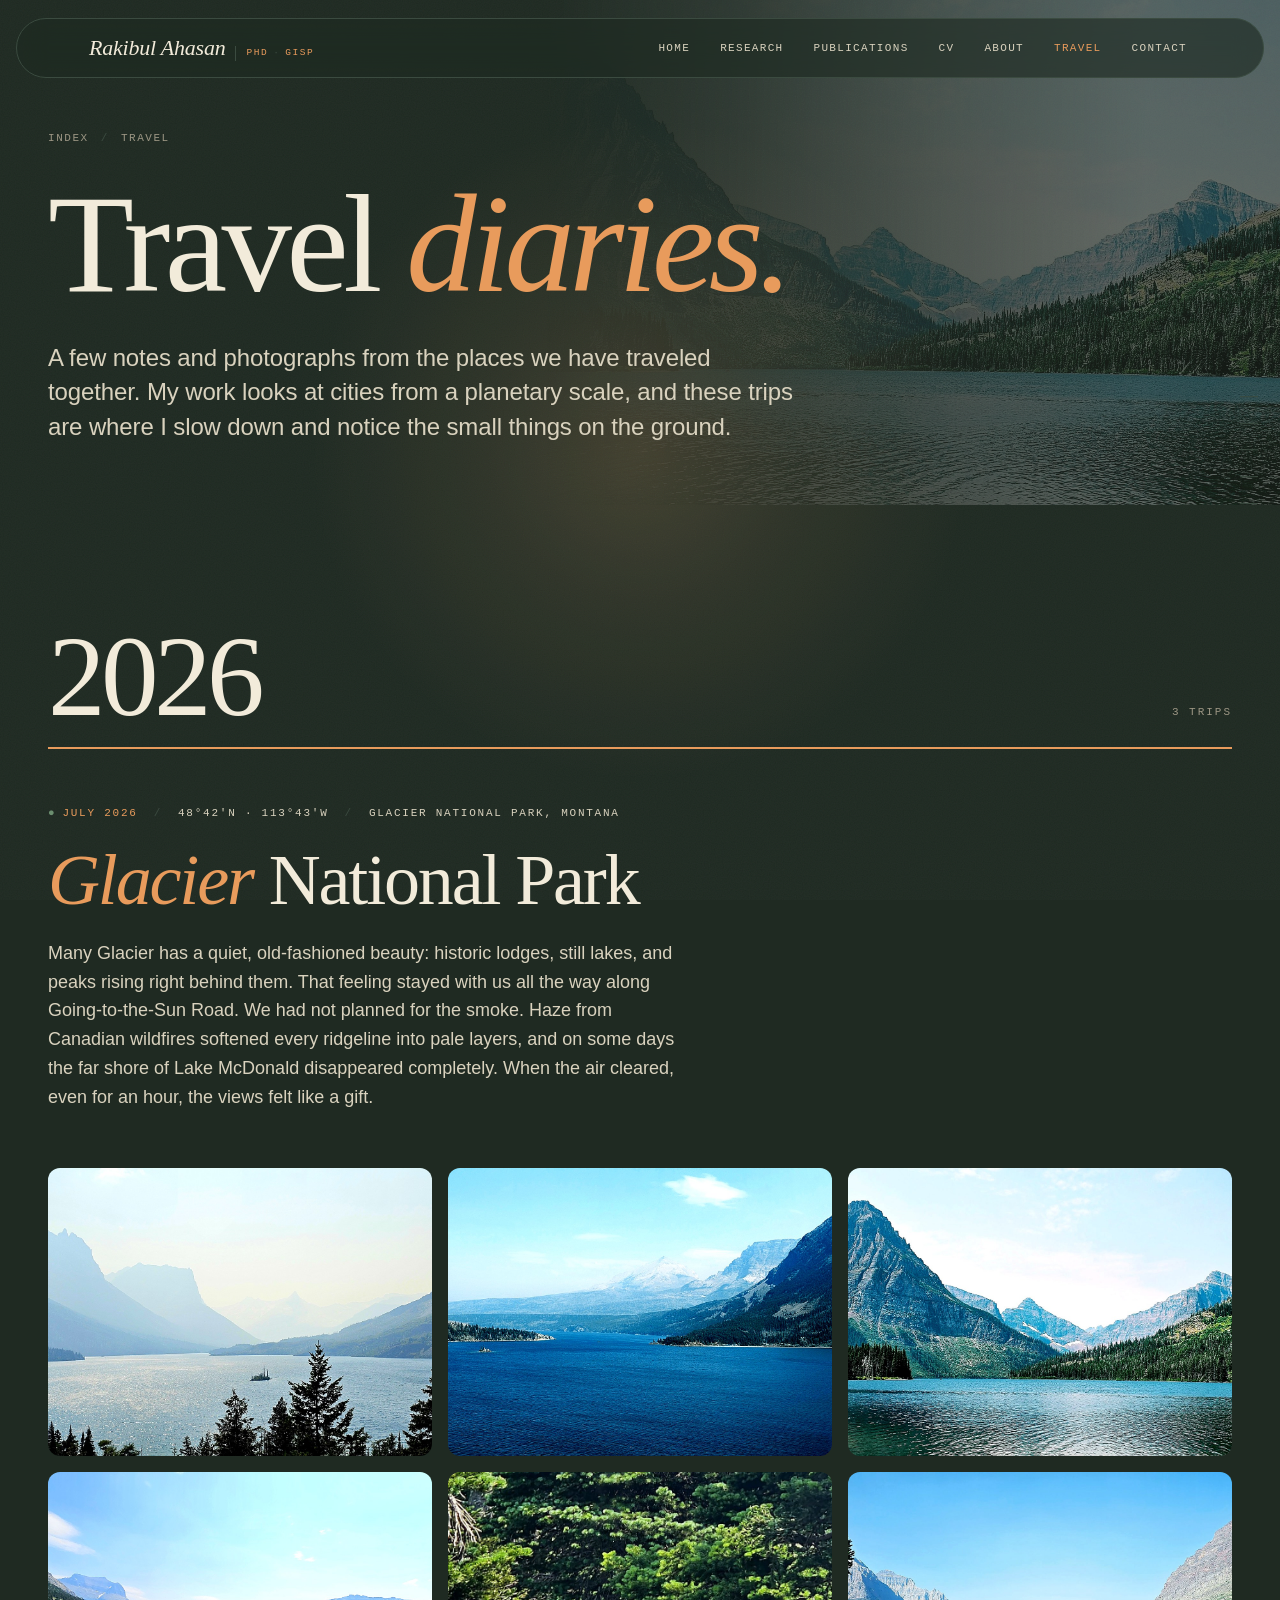
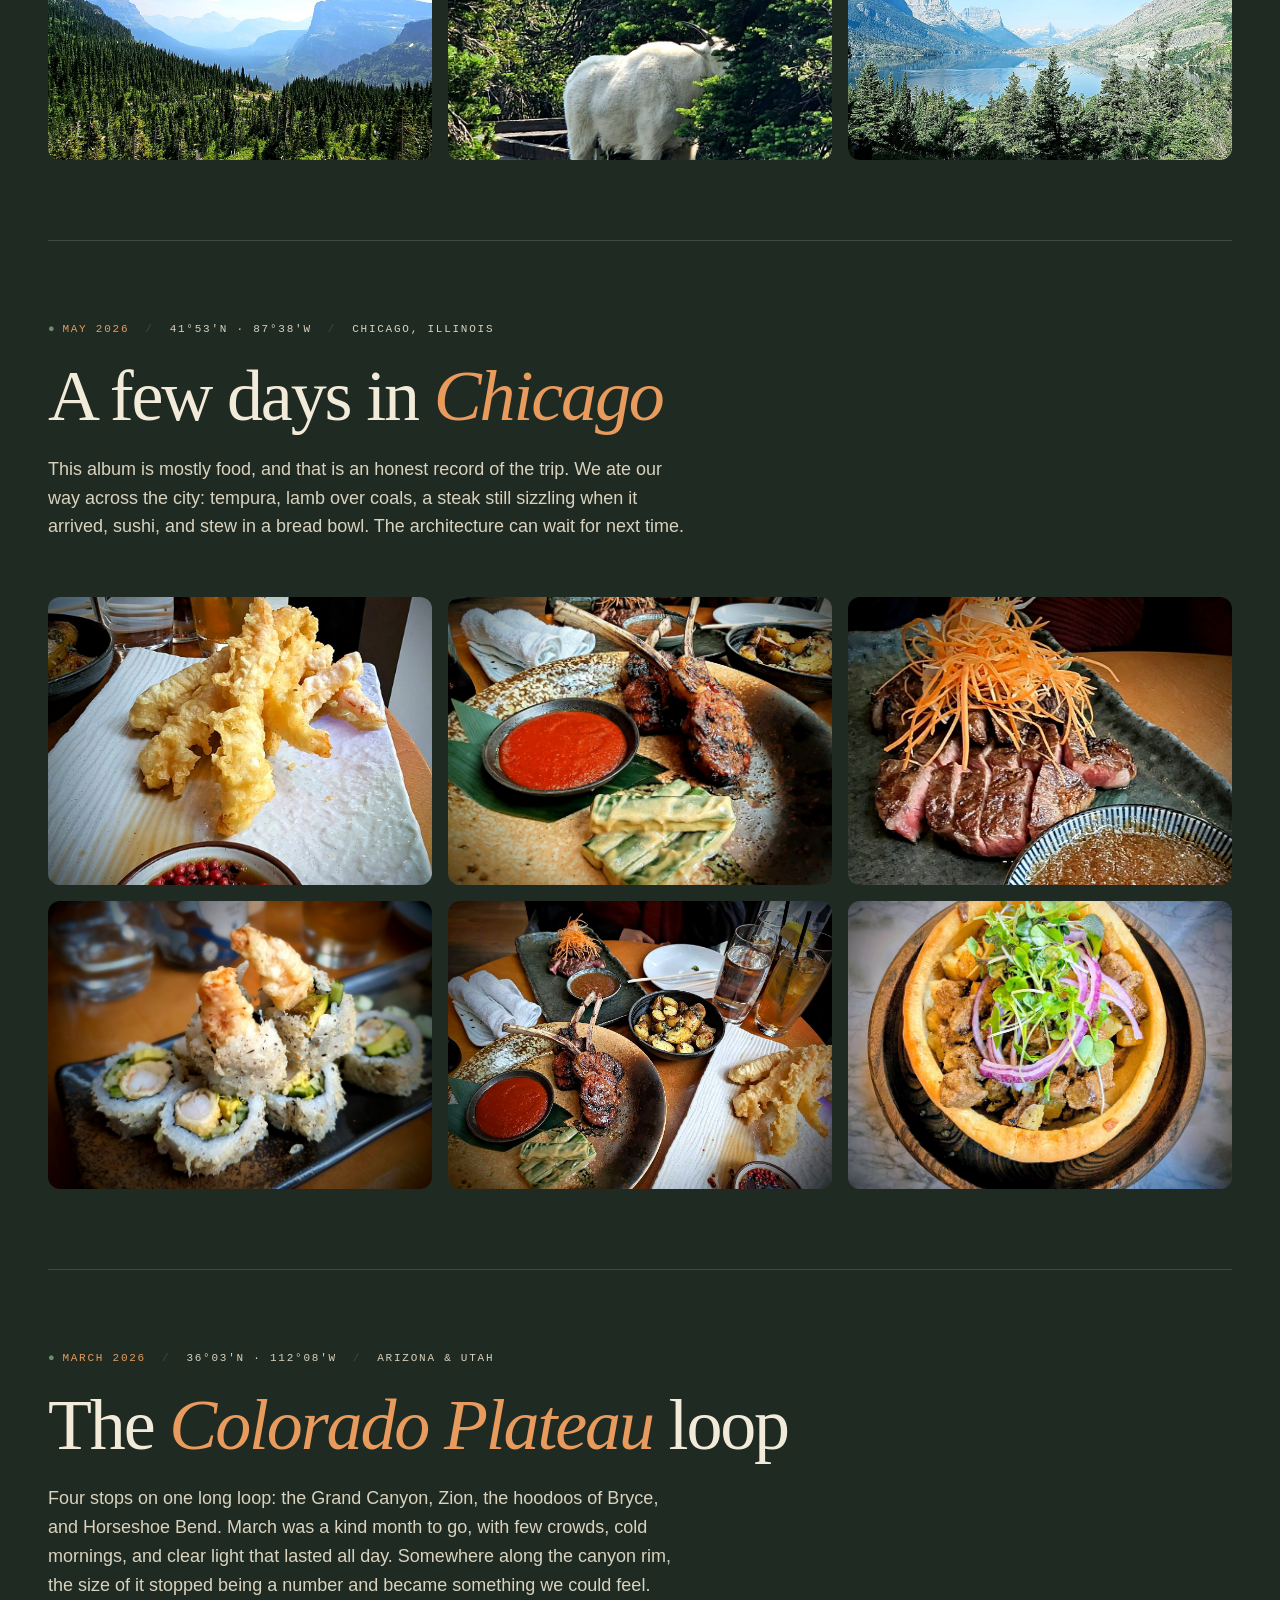
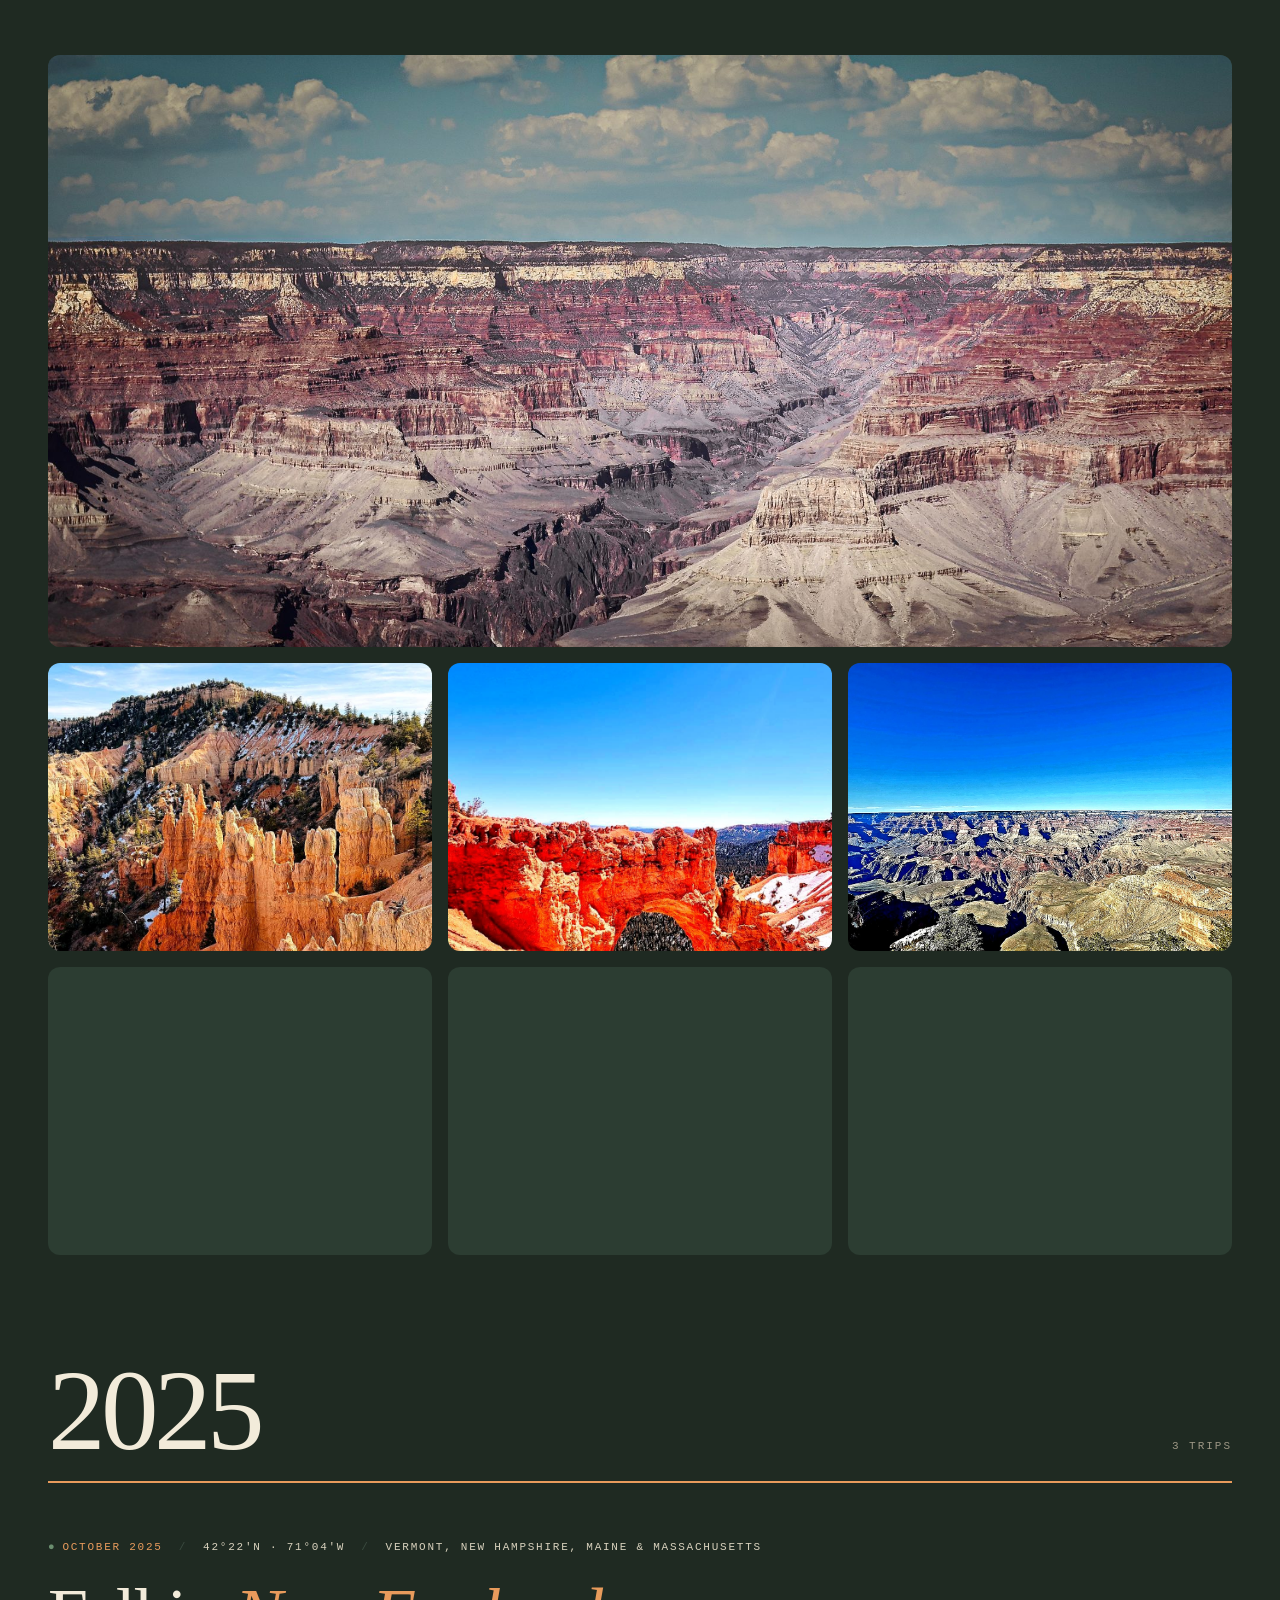
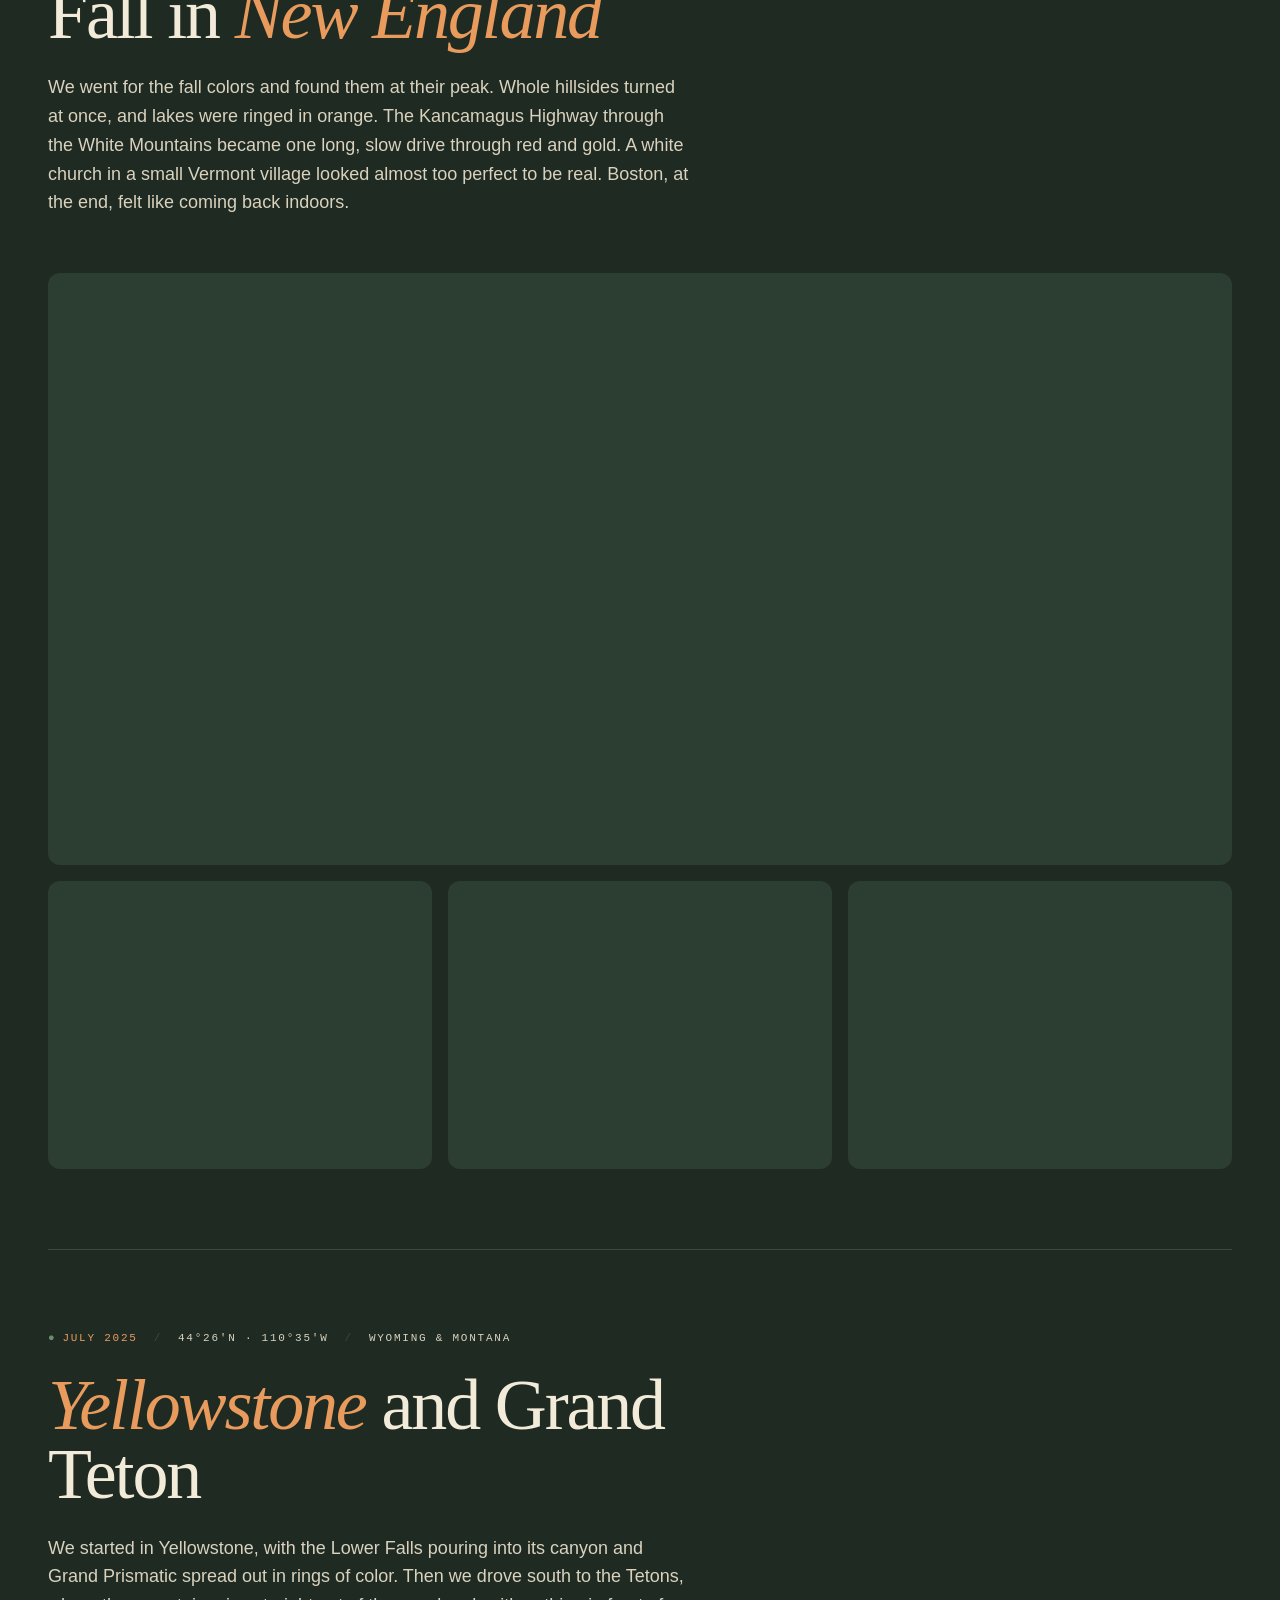
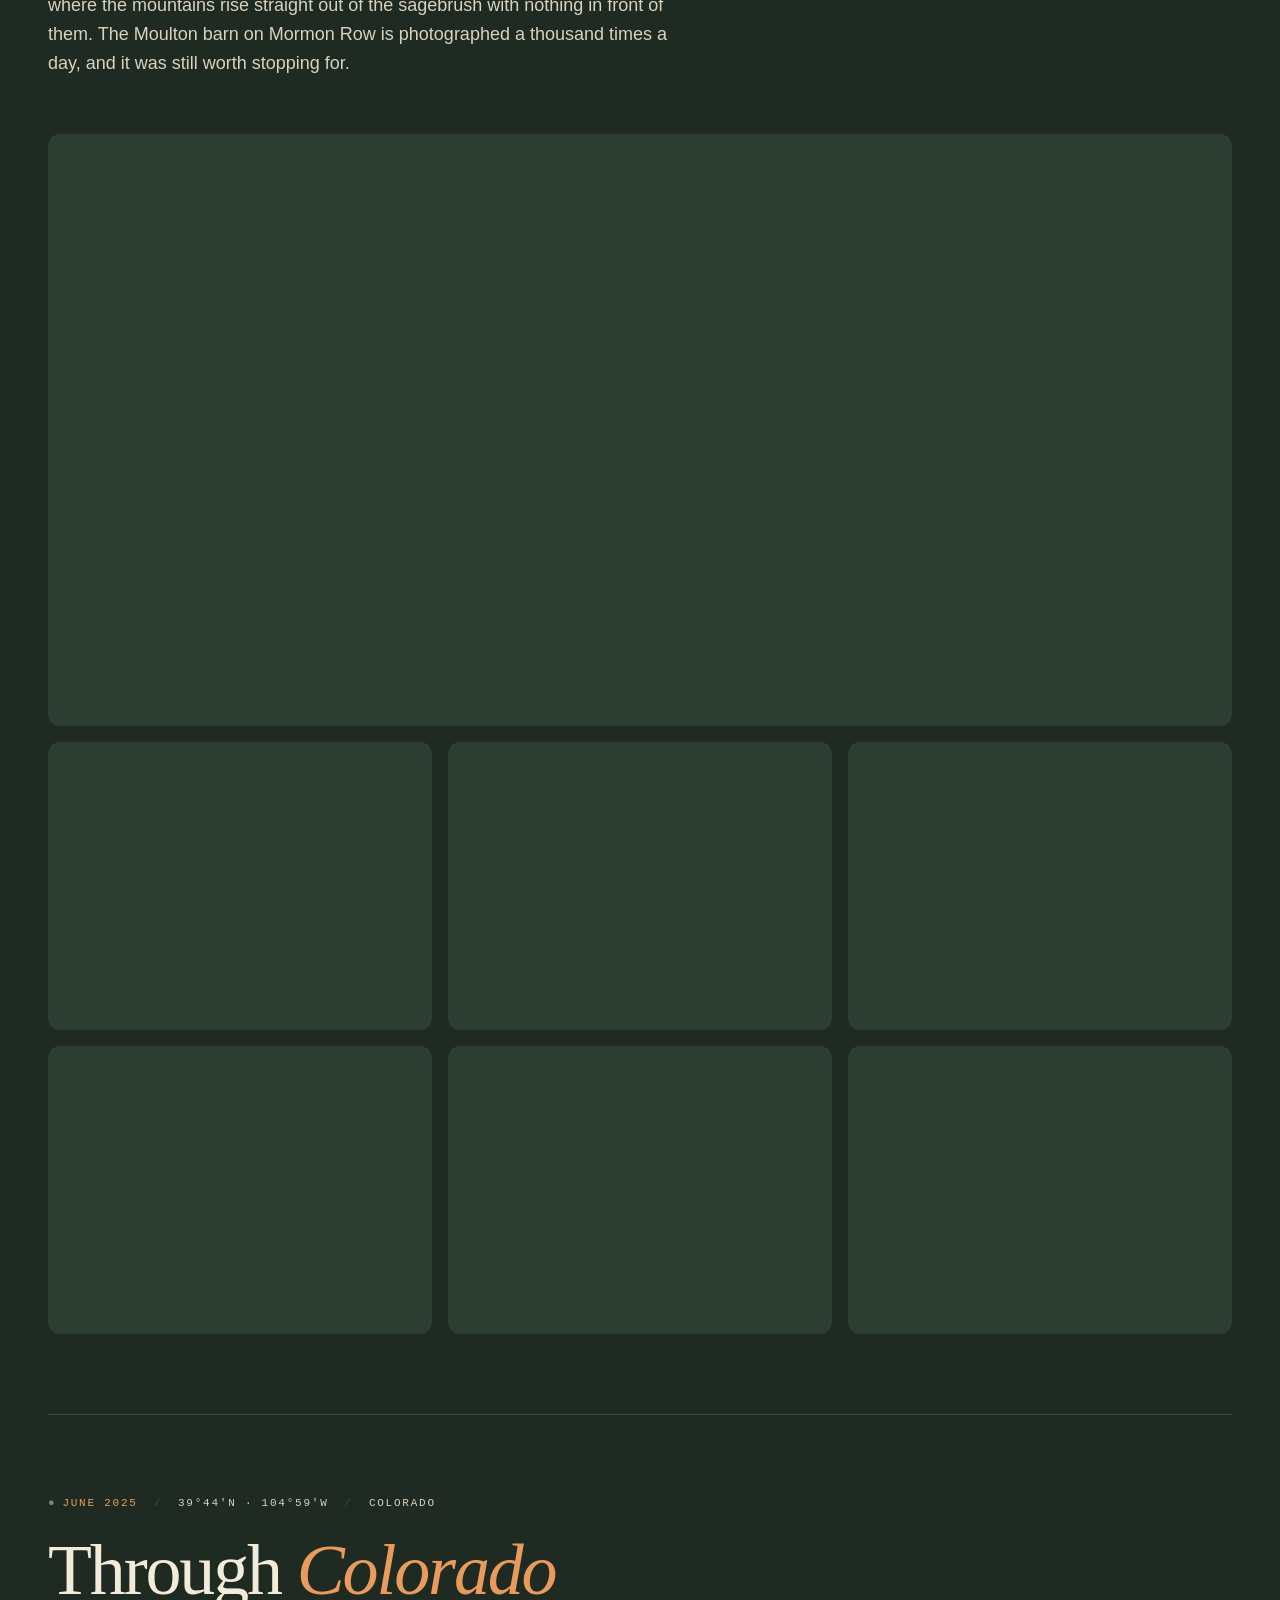
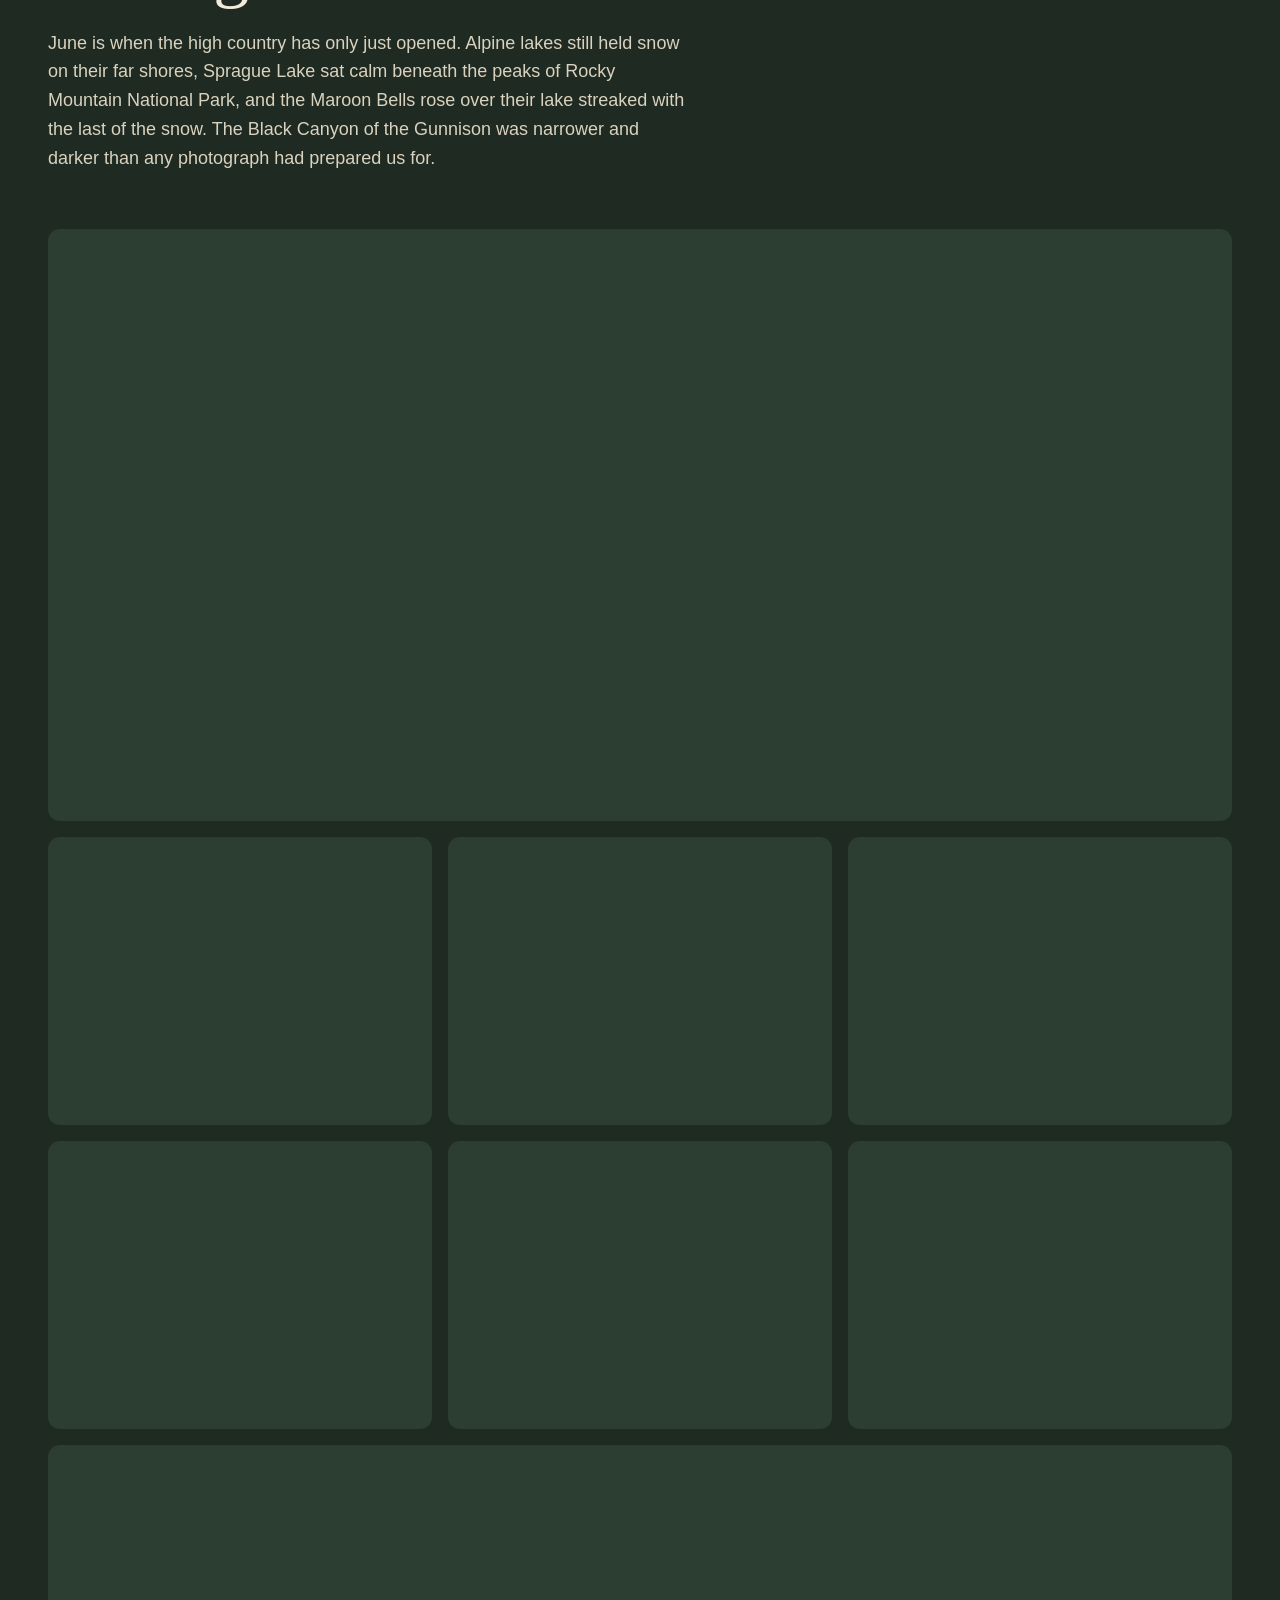
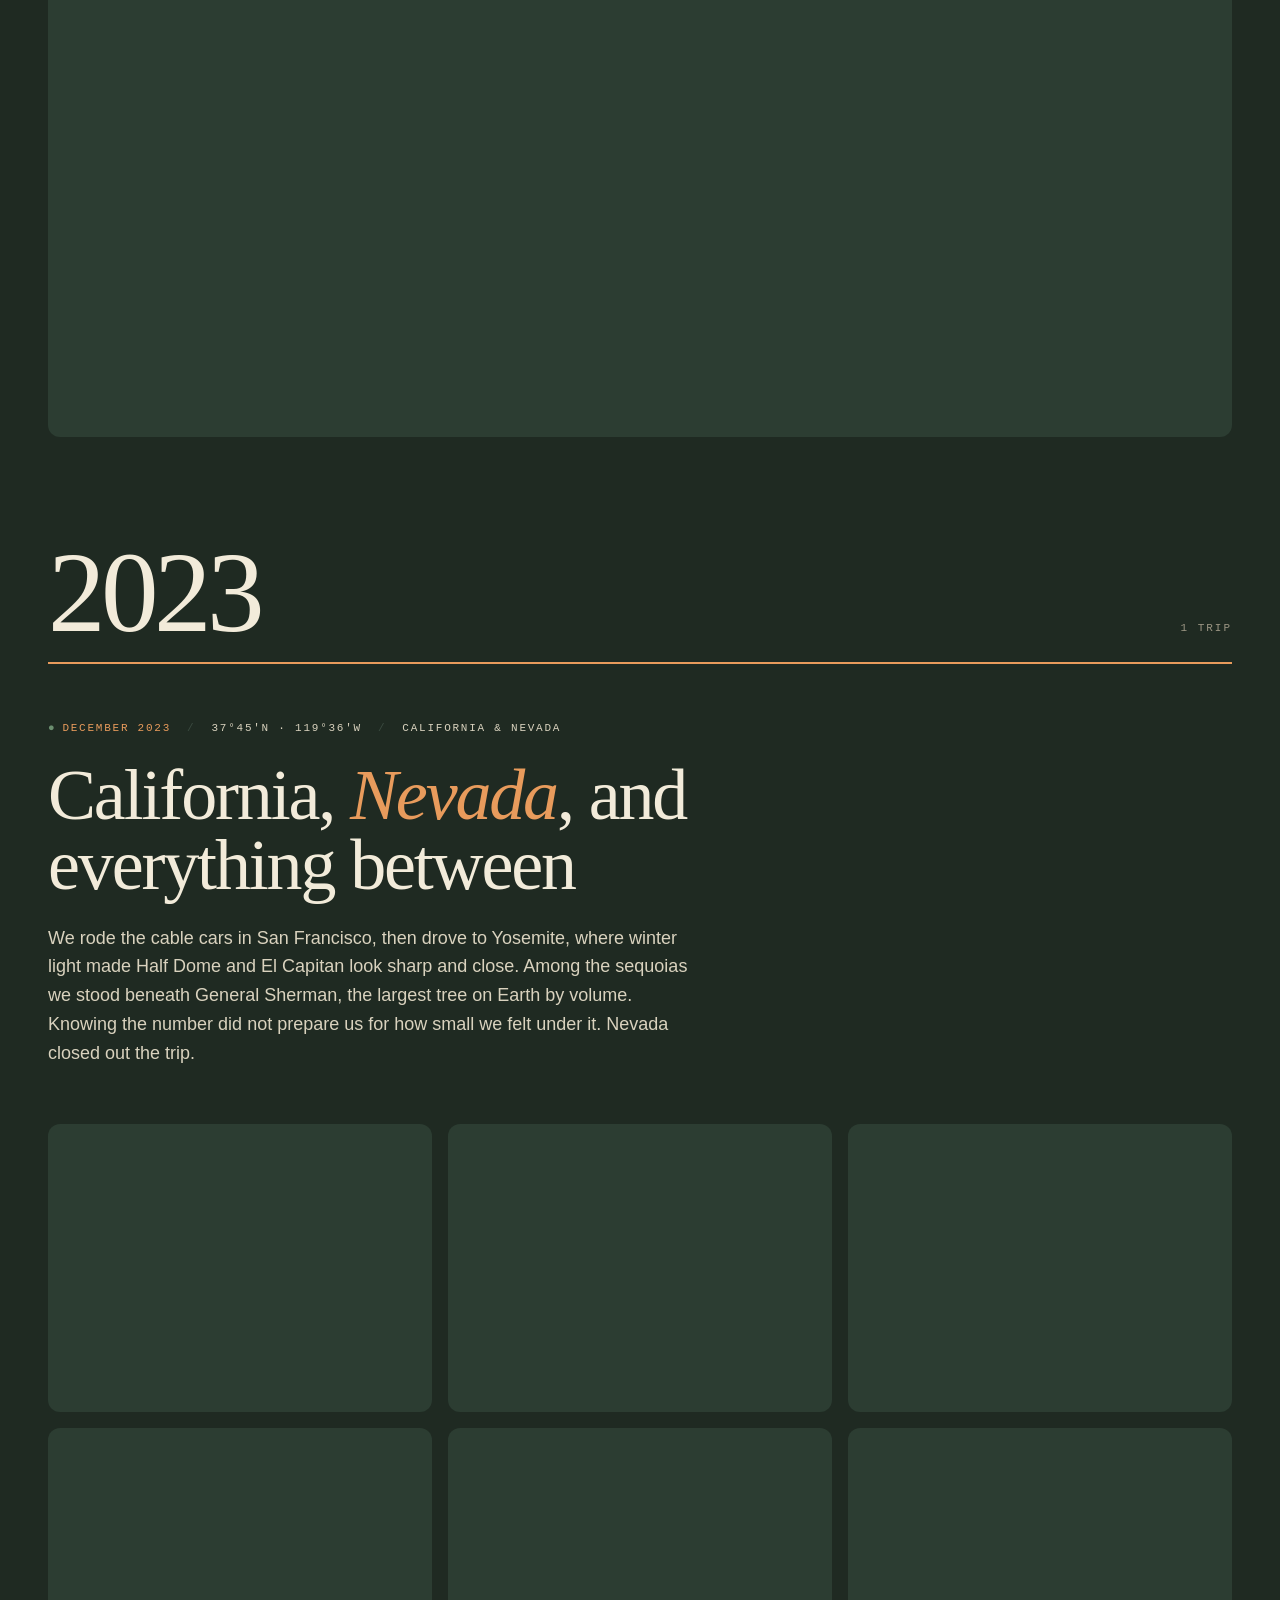
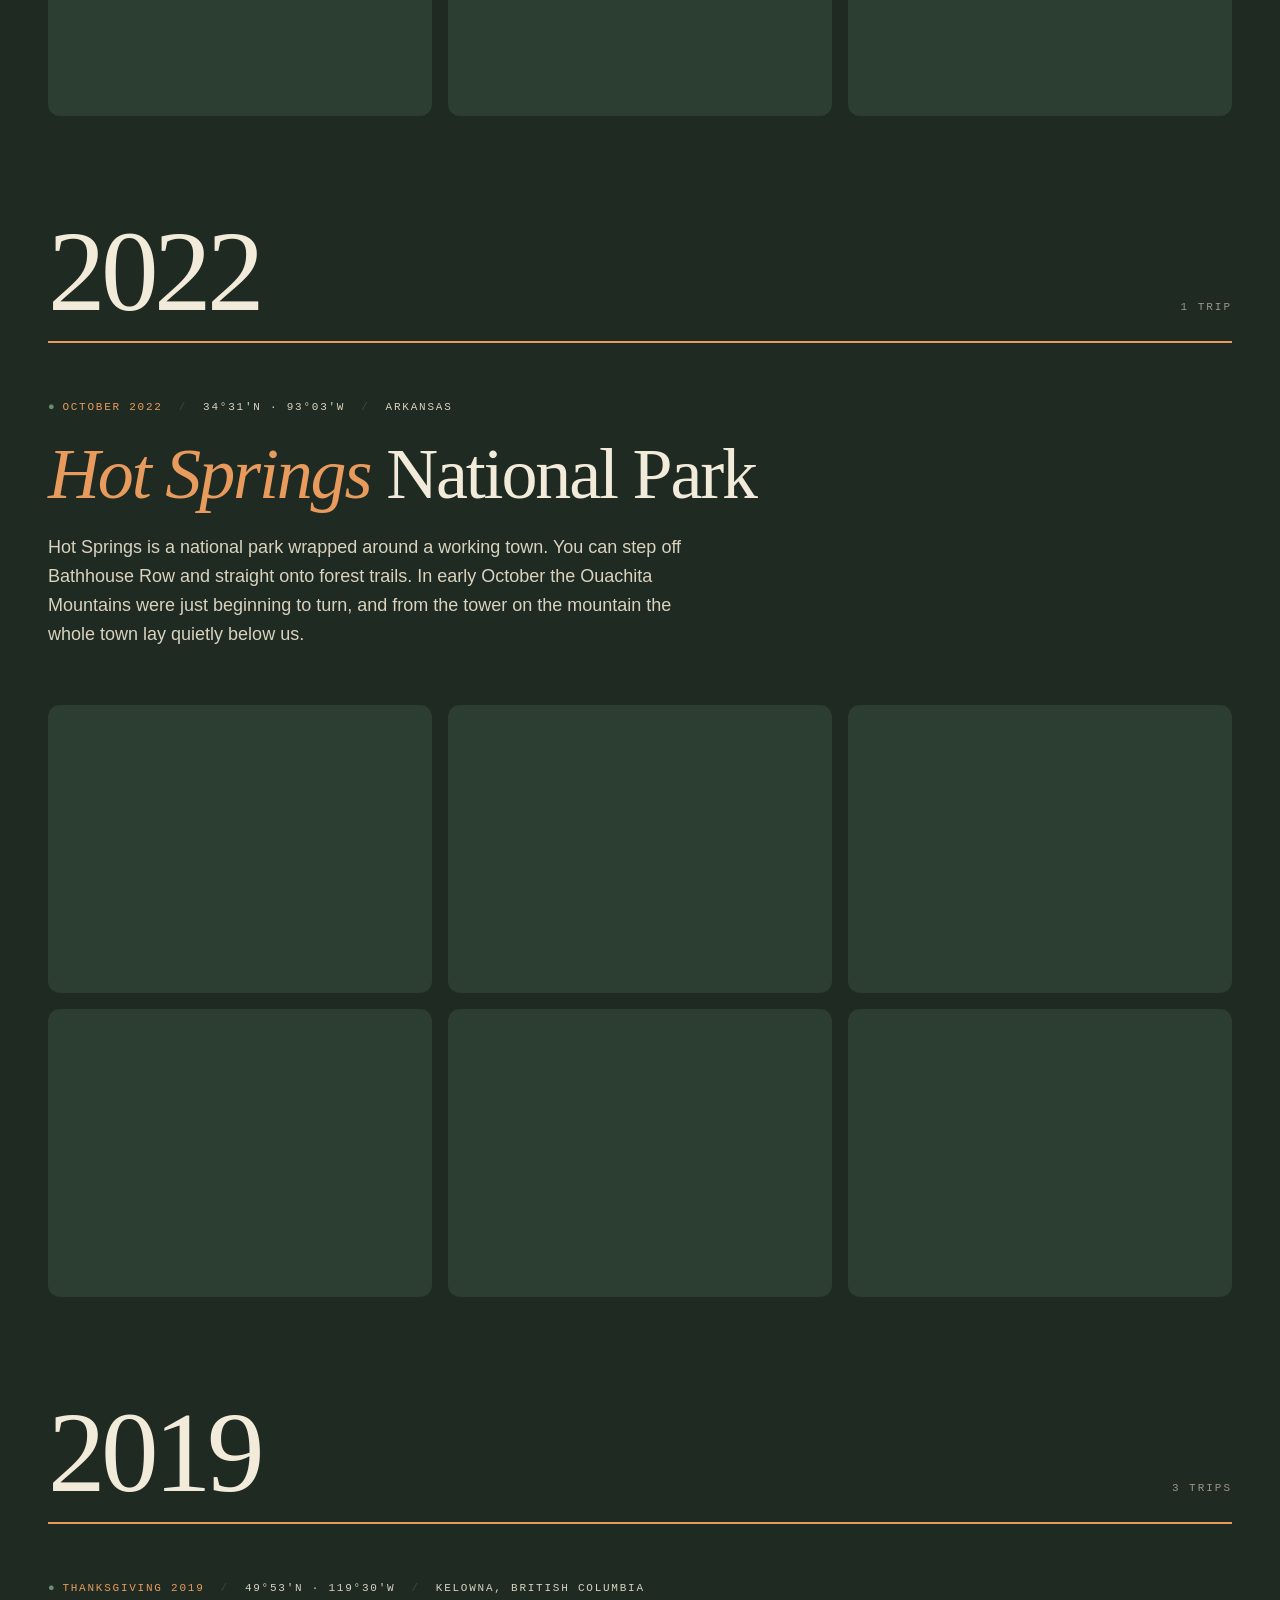
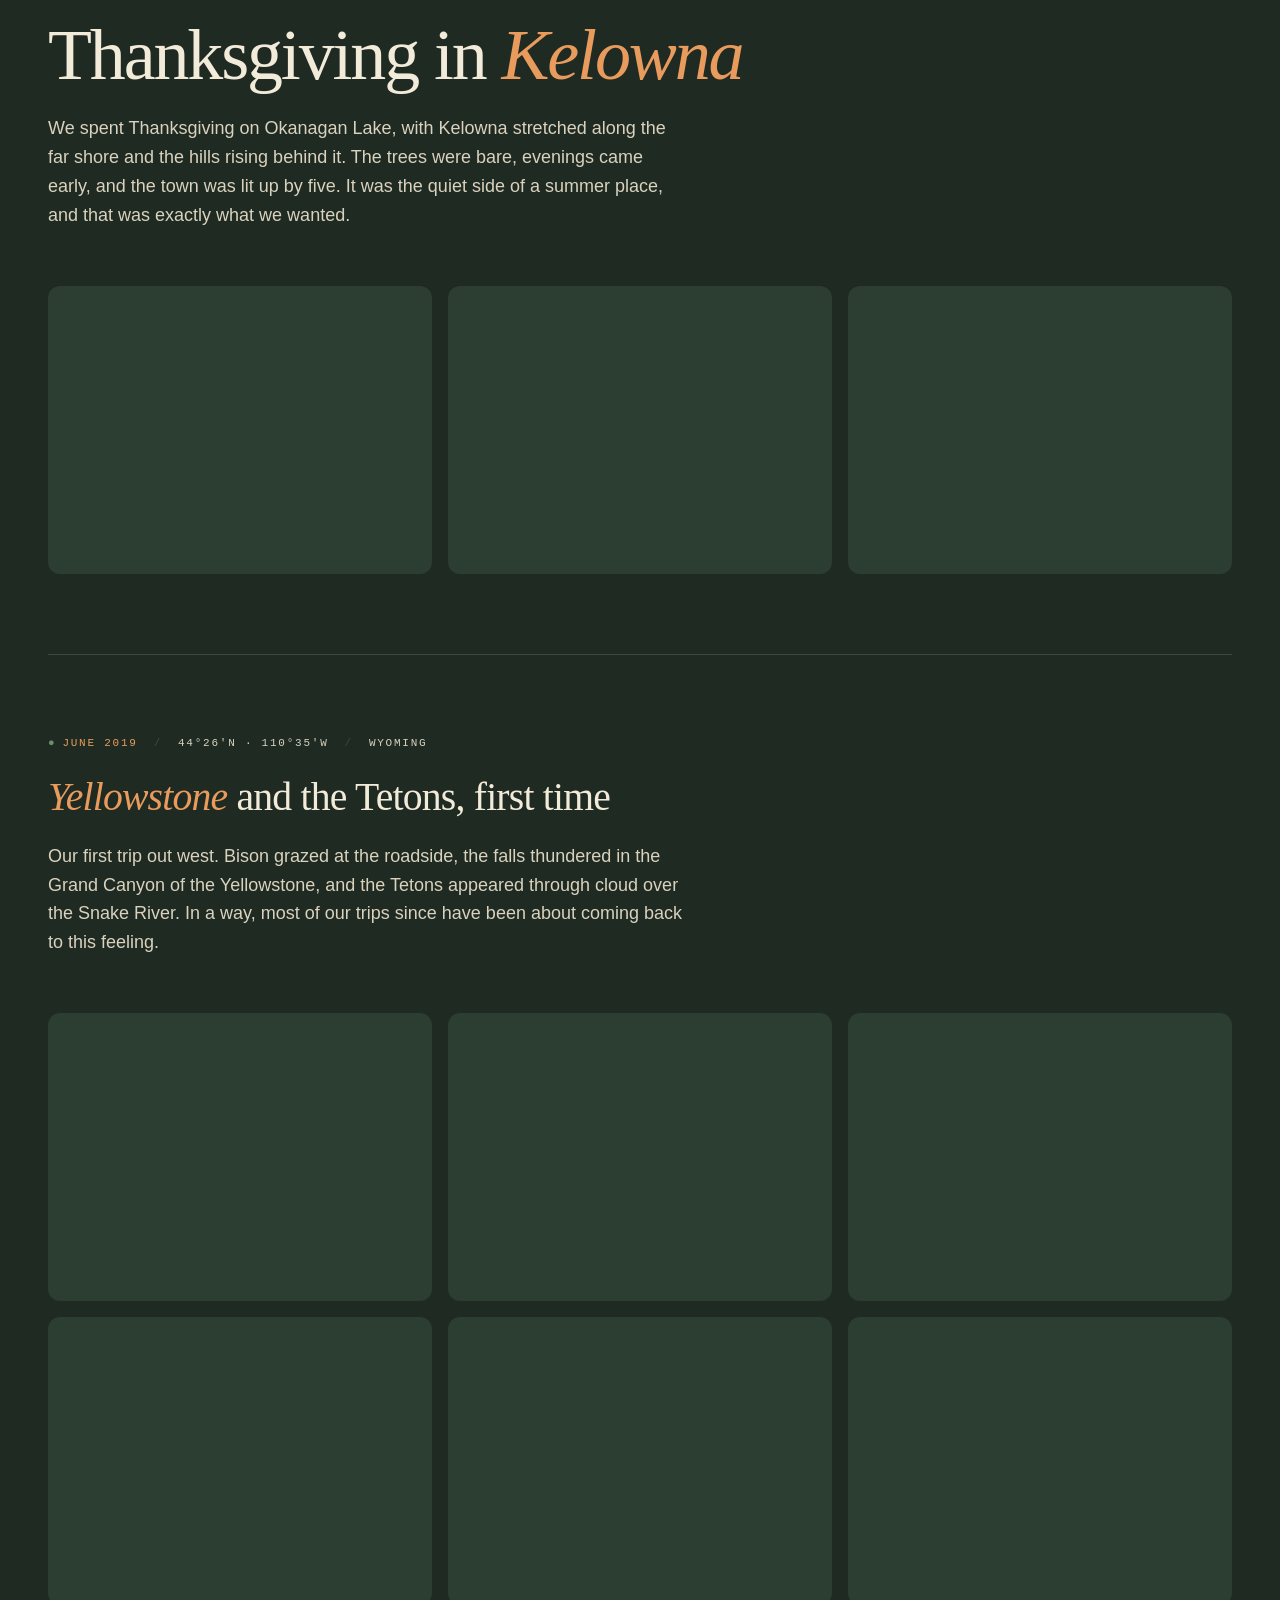
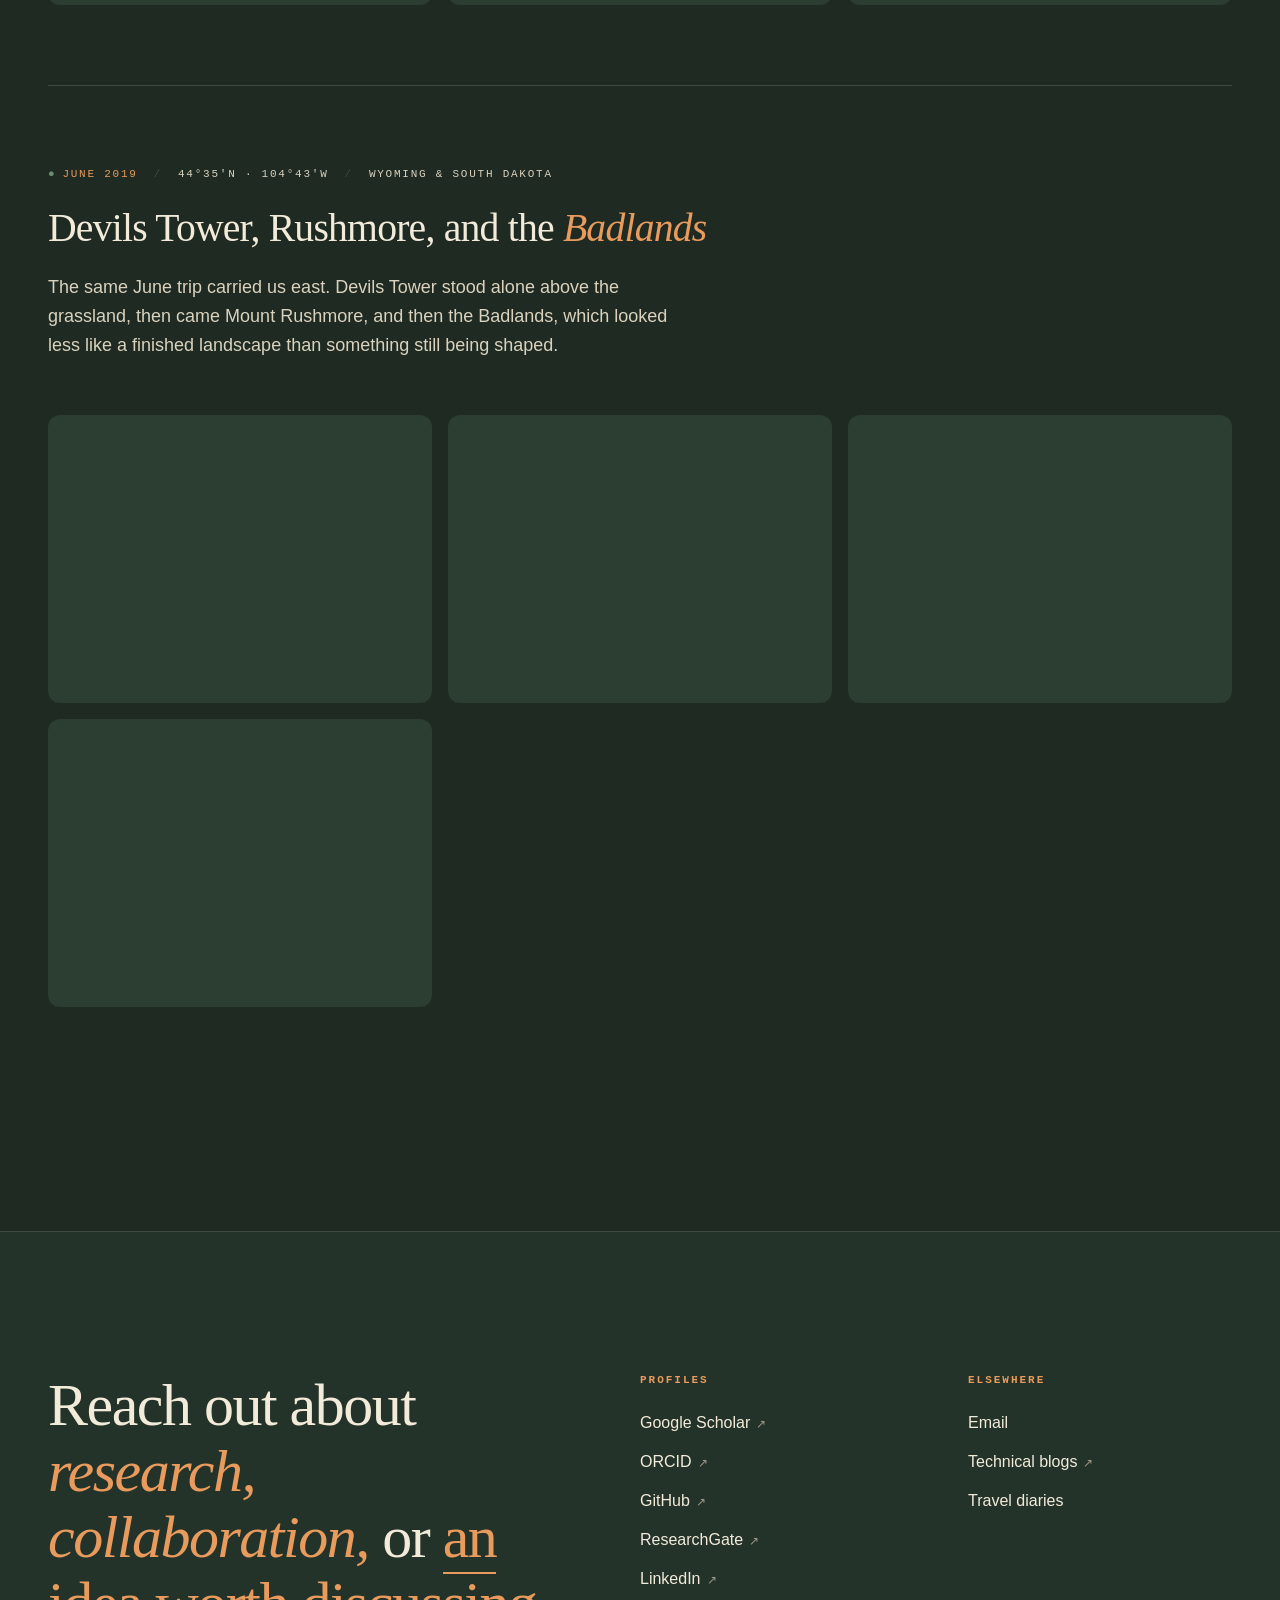
<file: travel.html>
<!DOCTYPE html>
<html lang="en">
<head>
  <meta charset="UTF-8" />
  <meta name="viewport" content="width=device-width, initial-scale=1" />
  <title>Travel — Rakibul Ahasan</title>
  <meta name="description" content="Travel diaries by Rakibul Ahasan &mdash; national parks and cities across the US and beyond, with photographs and short notes from each trip." />
  <link rel="canonical" href="https://www.rakibulahasan.com/travel.html" />


  <!-- Open Graph (Facebook, LinkedIn, Slack, WhatsApp) -->
  <meta property="og:type" content="website" />
  <meta property="og:site_name" content="Rakibul Ahasan" />
  <meta property="og:locale" content="en_US" />
  <meta property="og:url" content="https://www.rakibulahasan.com/travel.html" />
  <meta property="og:title" content="Travel — Rakibul Ahasan" />
  <meta property="og:description" content="Travel diaries by Rakibul Ahasan &mdash; national parks and cities across the US and beyond, with photographs and short notes from each trip." />
  <meta property="og:image" content="https://www.rakibulahasan.com/assets/share-card.jpg" />
  <meta property="og:image:secure_url" content="https://www.rakibulahasan.com/assets/share-card.jpg" />
  <meta property="og:image:type" content="image/jpeg" />
  <meta property="og:image:width" content="1200" />
  <meta property="og:image:height" content="630" />
  <meta property="og:image:alt" content="Rakibul Ahasan — geographer, spatial analysis and data science" />

  <!-- X / Twitter -->
  <meta name="twitter:card" content="summary_large_image" />
  <meta name="twitter:title" content="Travel — Rakibul Ahasan" />
  <meta name="twitter:description" content="Travel diaries by Rakibul Ahasan &mdash; national parks and cities across the US and beyond, with photographs and short notes from each trip." />
  <meta name="twitter:image" content="https://www.rakibulahasan.com/assets/share-card.jpg" />
  <meta name="twitter:image:alt" content="Rakibul Ahasan — geographer, spatial analysis and data science" />

  <link rel="icon" type="image/svg+xml" href="favicon.svg" />
  <link rel="alternate icon" href="favicon.svg" />
  <link rel="preconnect" href="https://fonts.googleapis.com" />
  <link rel="preconnect" href="https://fonts.gstatic.com" crossorigin />
  <link href="https://fonts.googleapis.com/css2?family=Nunito+Sans:ital,opsz,wght@0,6..12,200..900;1,6..12,200..900&family=Instrument+Serif:ital@0;1&family=JetBrains+Mono:wght@400;500&display=swap" rel="stylesheet" />
  <meta http-equiv="Content-Security-Policy" content="default-src 'self'; script-src 'self' https://cloud.umami.is; style-src 'self' https://fonts.googleapis.com; font-src 'self' https://fonts.gstatic.com; img-src 'self' data:; connect-src 'self' https://formspree.io https://cloud.umami.is https://api-gateway.umami.dev; form-action https://formspree.io; base-uri 'self'; object-src 'none'; frame-src 'none'" />
  <meta name="referrer" content="strict-origin-when-cross-origin" />
  <link rel="stylesheet" href="styles.css?v=20261124c" />
  <!-- Umami: cookieless analytics, no consent banner required -->
  <script defer src="https://cloud.umami.is/script.js" data-website-id="e248c6ed-f16d-45dd-a9fe-fede9e4f2961"></script>
  <script type="application/ld+json">
  {
    "@context": "https://schema.org",
    "@graph": [
      {
        "@type": "WebPage",
        "@id": "https://www.rakibulahasan.com/travel.html#webpage",
        "url": "https://www.rakibulahasan.com/travel.html",
        "name": "Travel — Rakibul Ahasan",
        "isPartOf": {
          "@id": "https://www.rakibulahasan.com/#website"
        },
        "about": {
          "@id": "https://www.rakibulahasan.com/#person"
        },
        "inLanguage": "en-US"
      },
      {
        "@type": "BreadcrumbList",
        "itemListElement": [
          {
            "@type": "ListItem",
            "position": 1,
            "name": "Home",
            "item": "https://www.rakibulahasan.com/"
          },
          {
            "@type": "ListItem",
            "position": 2,
            "name": "Travel",
            "item": "https://www.rakibulahasan.com/travel.html"
          }
        ]
      }
    ]
  }
  </script>
</head>
<body>


<div class="orb" aria-hidden="true"></div>

<script src="orb.js?v=20261124a"></script>

<header class="site">
  <div class="container header-row">
    <a href="index.html" class="brand">Rakibul Ahasan<span class="cred">PhD<span class="sep">·</span>GISP</span></a>
    <button class="nav-toggle" type="button" aria-label="Open menu" aria-expanded="false" aria-controls="primary-nav"><span></span><span></span><span></span></button>
    <nav class="primary" id="primary-nav" aria-label="Primary">
      <a href="index.html">Home</a>
      <a href="research.html">Research</a>
      <a href="publications.html">Publications</a>
      <a href="cv.html">CV</a>
      <a href="about.html">About</a>
      <a href="travel.html" class="active">Travel</a>
      <a href="contact.html">Contact</a>
    </nav>
  </div>
</header>


<nav class="section-nav" aria-label="Page sections">
    <a href="#y2026" data-target="y2026"><span class="label">2026</span><span class="tick" aria-hidden="true"></span></a>
    <a href="#y2025" data-target="y2025"><span class="label">2025</span><span class="tick" aria-hidden="true"></span></a>
    <a href="#y2023" data-target="y2023"><span class="label">2023</span><span class="tick" aria-hidden="true"></span></a>
    <a href="#y2022" data-target="y2022"><span class="label">2022</span><span class="tick" aria-hidden="true"></span></a>
    <a href="#y2019" data-target="y2019"><span class="label">2019</span><span class="tick" aria-hidden="true"></span></a>
</nav>

<section class="page-header">
  <div class="page-photo photo-glacier" aria-hidden="true"></div>
  <div class="container">
    <div class="crumbs"><a href="index.html">Index</a><span class="sep">/</span>Travel</div>
    <h1 class="page-title rise d1">Travel <em>diaries.</em></h1>
    <p class="page-lede rise d2">A few notes and photographs from the places we have traveled together. My work looks at cities from a planetary scale, and these trips are where I slow down and notice the small things on the ground.</p>
  </div>
</section>

<section class="s">
  <div class="container">

    <!-- ==================== 2026 ==================== -->
    <section class="travel-year" id="y2026">
      <div class="year-head">
        <h2 class="year-num">2026</h2>
        <span class="year-count">3 trips</span>
      </div>

      <article class="trip">
        <header class="trip-header">
          <div class="trip-meta">
            <span class="trip-date">July 2026</span>
            <span class="trip-sep">/</span>
            <span class="trip-coord">48°42′N · 113°43′W</span>
            <span class="trip-sep">/</span>
            <span class="trip-where">Glacier National Park, Montana</span>
          </div>
          <h2 class="trip-title"><em>Glacier</em> National Park</h2>
          <p class="trip-note">Many Glacier has a quiet, old-fashioned beauty: historic lodges, still lakes, and peaks rising right behind them. That feeling stayed with us all the way along Going-to-the-Sun Road. We had not planned for the smoke. Haze from Canadian wildfires softened every ridgeline into pale layers, and on some days the far shore of Lake McDonald disappeared completely. When the air cleared, even for an hour, the views felt like a gift.</p>
        </header>

        <div class="trip-gallery">
          <figure>
            <img src="assets/travel/glacier-01.jpg"
                 alt="Photograph from Glacier National Park, Montana"
                 loading="lazy" />
            <figcaption>St. Mary Lake, Wild Goose Island in the haze</figcaption>
          </figure>
          <figure>
            <img src="assets/travel/glacier-02.jpg"
                 alt="Photograph from Glacier National Park, Montana"
                 loading="lazy" />
            <figcaption>St. Mary Lake, looking east</figcaption>
          </figure>
          <figure>
            <img src="assets/travel/glacier-03.jpg"
                 alt="Photograph from Glacier National Park, Montana"
                 loading="lazy" />
            <figcaption>Still water under the peaks</figcaption>
          </figure>
          <figure>
            <img src="assets/travel/glacier-04.jpg"
                 alt="Photograph from Glacier National Park, Montana"
                 loading="lazy" />
            <figcaption>Going-to-the-Sun Road</figcaption>
          </figure>
          <figure>
            <img src="assets/travel/glacier-05.jpg"
                 alt="Photograph from Glacier National Park, Montana"
                 loading="lazy" />
            <figcaption>Logan Pass boardwalk, occupied</figcaption>
          </figure>
          <figure>
            <img src="assets/travel/glacier-06.jpg"
                 alt="Photograph from Glacier National Park, Montana"
                 loading="lazy" />
            <figcaption>Down the valley, clear for once</figcaption>
          </figure>
        </div>
      </article>

      <article class="trip">
        <header class="trip-header">
          <div class="trip-meta">
            <span class="trip-date">May 2026</span>
            <span class="trip-sep">/</span>
            <span class="trip-coord">41°53′N · 87°38′W</span>
            <span class="trip-sep">/</span>
            <span class="trip-where">Chicago, Illinois</span>
          </div>
          <h2 class="trip-title">A few days in <em>Chicago</em></h2>
          <p class="trip-note">This album is mostly food, and that is an honest record of the trip. We ate our way across the city: tempura, lamb over coals, a steak still sizzling when it arrived, sushi, and stew in a bread bowl. The architecture can wait for next time.</p>
        </header>

        <div class="trip-gallery">
          <figure>
            <img src="assets/travel/chicago-01.jpg"
                 alt="Photograph from Chicago, Illinois"
                 loading="lazy" />
          </figure>
          <figure>
            <img src="assets/travel/chicago-02.jpg"
                 alt="Photograph from Chicago, Illinois"
                 loading="lazy" />
          </figure>
          <figure>
            <img src="assets/travel/chicago-03.jpg"
                 alt="Photograph from Chicago, Illinois"
                 loading="lazy" />
          </figure>
          <figure>
            <img src="assets/travel/chicago-04.jpg"
                 alt="Photograph from Chicago, Illinois"
                 loading="lazy" />
          </figure>
          <figure>
            <img src="assets/travel/chicago-05.jpg"
                 alt="Photograph from Chicago, Illinois"
                 loading="lazy" />
          </figure>
          <figure>
            <img src="assets/travel/chicago-06.jpg"
                 alt="Photograph from Chicago, Illinois"
                 loading="lazy" />
          </figure>
        </div>
      </article>

      <article class="trip">
        <header class="trip-header">
          <div class="trip-meta">
            <span class="trip-date">March 2026</span>
            <span class="trip-sep">/</span>
            <span class="trip-coord">36°03′N · 112°08′W</span>
            <span class="trip-sep">/</span>
            <span class="trip-where">Arizona &amp; Utah</span>
          </div>
          <h2 class="trip-title">The <em>Colorado Plateau</em> loop</h2>
          <p class="trip-note">Four stops on one long loop: the Grand Canyon, Zion, the hoodoos of Bryce, and Horseshoe Bend. March was a kind month to go, with few crowds, cold mornings, and clear light that lasted all day. Somewhere along the canyon rim, the size of it stopped being a number and became something we could feel.</p>
        </header>

        <div class="trip-gallery">
          <figure class="is-wide">
            <img src="assets/travel/plateau-07.jpg"
                 alt="Layered red and white walls of the Grand Canyon receding into haze under a cloudy sky"
                 loading="lazy" />
          </figure>
          <figure>
            <img src="assets/travel/plateau-01.jpg"
                 alt="Photograph from Arizona &amp; Utah"
                 loading="lazy" />
          </figure>
          <figure>
            <img src="assets/travel/plateau-02.jpg"
                 alt="Photograph from Arizona &amp; Utah"
                 loading="lazy" />
          </figure>
          <figure>
            <img src="assets/travel/plateau-03.jpg"
                 alt="Photograph from Arizona &amp; Utah"
                 loading="lazy" />
          </figure>
          <figure>
            <img src="assets/travel/plateau-04.jpg"
                 alt="Photograph from Arizona &amp; Utah"
                 loading="lazy" />
          </figure>
          <figure>
            <img src="assets/travel/plateau-05.jpg"
                 alt="Photograph from Arizona &amp; Utah"
                 loading="lazy" />
          </figure>
          <figure>
            <img src="assets/travel/plateau-06.jpg"
                 alt="Photograph from Arizona &amp; Utah"
                 loading="lazy" />
          </figure>
        </div>
      </article>
    </section>

    <!-- ==================== 2025 ==================== -->
    <section class="travel-year" id="y2025">
      <div class="year-head">
        <h2 class="year-num">2025</h2>
        <span class="year-count">3 trips</span>
      </div>

      <article class="trip">
        <header class="trip-header">
          <div class="trip-meta">
            <span class="trip-date">October 2025</span>
            <span class="trip-sep">/</span>
            <span class="trip-coord">42°22′N · 71°04′W</span>
            <span class="trip-sep">/</span>
            <span class="trip-where">Vermont, New Hampshire, Maine &amp; Massachusetts</span>
          </div>
          <h2 class="trip-title">Fall in <em>New England</em></h2>
          <p class="trip-note">We went for the fall colors and found them at their peak. Whole hillsides turned at once, and lakes were ringed in orange. The Kancamagus Highway through the White Mountains became one long, slow drive through red and gold. A white church in a small Vermont village looked almost too perfect to be real. Boston, at the end, felt like coming back indoors.</p>
        </header>

        <div class="trip-gallery">
          <figure class="is-wide">
            <img src="assets/travel/newengland-04.jpg"
                 alt="Autumn color covering the White Mountains along the Kancamagus Highway in New Hampshire, under streaks of high cloud"
                 loading="lazy" />
          </figure>
          <figure>
            <img src="assets/travel/newengland-01.jpg"
                 alt="Photograph from New England"
                 loading="lazy" />
          </figure>
          <figure>
            <img src="assets/travel/newengland-02.jpg"
                 alt="Photograph from New England"
                 loading="lazy" />
          </figure>
          <figure>
            <img src="assets/travel/newengland-03.jpg"
                 alt="Photograph from New England"
                 loading="lazy" />
          </figure>
        </div>
      </article>

      <article class="trip">
        <header class="trip-header">
          <div class="trip-meta">
            <span class="trip-date">July 2025</span>
            <span class="trip-sep">/</span>
            <span class="trip-coord">44°26′N · 110°35′W</span>
            <span class="trip-sep">/</span>
            <span class="trip-where">Wyoming &amp; Montana</span>
          </div>
          <h2 class="trip-title"><em>Yellowstone</em> and Grand Teton</h2>
          <p class="trip-note">We started in Yellowstone, with the Lower Falls pouring into its canyon and Grand Prismatic spread out in rings of color. Then we drove south to the Tetons, where the mountains rise straight out of the sagebrush with nothing in front of them. The Moulton barn on Mormon Row is photographed a thousand times a day, and it was still worth stopping for.</p>
        </header>

        <div class="trip-gallery">
          <figure class="is-wide">
            <img src="assets/travel/tetons-07.jpg"
                 alt="The Moulton barn on Mormon Row behind a split-rail fence, with the Teton Range under summer clouds"
                 loading="lazy" />
          </figure>
          <figure>
            <img src="assets/travel/tetons-01.jpg"
                 alt="Photograph from Wyoming &amp; Montana"
                 loading="lazy" />
          </figure>
          <figure>
            <img src="assets/travel/tetons-02.jpg"
                 alt="Photograph from Wyoming &amp; Montana"
                 loading="lazy" />
          </figure>
          <figure>
            <img src="assets/travel/tetons-03.jpg"
                 alt="Photograph from Wyoming &amp; Montana"
                 loading="lazy" />
          </figure>
          <figure>
            <img src="assets/travel/tetons-04.jpg"
                 alt="Photograph from Wyoming &amp; Montana"
                 loading="lazy" />
          </figure>
          <figure>
            <img src="assets/travel/tetons-05.jpg"
                 alt="Photograph from Wyoming &amp; Montana"
                 loading="lazy" />
          </figure>
          <figure>
            <img src="assets/travel/tetons-06.jpg"
                 alt="Photograph from Wyoming &amp; Montana"
                 loading="lazy" />
          </figure>
        </div>
      </article>

      <article class="trip">
        <header class="trip-header">
          <div class="trip-meta">
            <span class="trip-date">June 2025</span>
            <span class="trip-sep">/</span>
            <span class="trip-coord">39°44′N · 104°59′W</span>
            <span class="trip-sep">/</span>
            <span class="trip-where">Colorado</span>
          </div>
          <h2 class="trip-title">Through <em>Colorado</em></h2>
          <p class="trip-note">June is when the high country has only just opened. Alpine lakes still held snow on their far shores, Sprague Lake sat calm beneath the peaks of Rocky Mountain National Park, and the Maroon Bells rose over their lake streaked with the last of the snow. The Black Canyon of the Gunnison was narrower and darker than any photograph had prepared us for.</p>
        </header>

        <div class="trip-gallery">
          <figure class="is-wide">
            <img src="assets/travel/colorado-07.jpg"
                 alt="The Maroon Bells, streaked with snow, above Maroon Lake and green aspen slopes"
                 loading="lazy" />
          </figure>
          <figure>
            <img src="assets/travel/colorado-01.jpg"
                 alt="Photograph from Colorado"
                 loading="lazy" />
          </figure>
          <figure>
            <img src="assets/travel/colorado-02.jpg"
                 alt="Photograph from Colorado"
                 loading="lazy" />
          </figure>
          <figure>
            <img src="assets/travel/colorado-03.jpg"
                 alt="Photograph from Colorado"
                 loading="lazy" />
          </figure>
          <figure>
            <img src="assets/travel/colorado-04.jpg"
                 alt="Photograph from Colorado"
                 loading="lazy" />
          </figure>
          <figure>
            <img src="assets/travel/colorado-05.jpg"
                 alt="Photograph from Colorado"
                 loading="lazy" />
          </figure>
          <figure>
            <img src="assets/travel/colorado-06.jpg"
                 alt="Photograph from Colorado"
                 loading="lazy" />
          </figure>
          <figure class="is-wide">
            <img src="assets/travel/colorado-08.jpg"
                 alt="Sprague Lake in Rocky Mountain National Park, with pines and snow-capped peaks beyond the water"
                 loading="lazy" />
          </figure>
        </div>
      </article>
      <!-- no photos yet; restore when they are ready
      <article class="trip">
        <header class="trip-header">
          <div class="trip-meta">
            <span class="trip-date">March 2025</span>
            <span class="trip-sep">/</span>
            <span class="trip-coord">[lat &middot; lon]</span>
            <span class="trip-sep">/</span>
            <span class="trip-where">[Where was this?]</span>
          </div>
          <h2 class="trip-title">[Trip title]</h2>
          <p class="trip-note">[PLACEHOLDER &mdash; a trip happened here in March 2025 but the destination is not recorded yet. Fill in location, coordinates, title and note, or delete this block.]</p>
        </header>

        <div class="trip-gallery">
          <figure class="placeholder">Photo 01</figure>
          <figure class="placeholder">Photo 02</figure>
          <figure class="placeholder">Photo 03</figure>
          <figure class="placeholder">Photo 04</figure>
          <figure class="placeholder">Photo 05</figure>
          <figure class="placeholder">Photo 06</figure>
        </div>
      </article>
      -->
    </section>

    <!-- 2024 hidden until its photos are added; the whole year returns with them
    <section class="travel-year" id="y2024">
      <div class="year-head">
        <h2 class="year-num">2024</h2>
        <span class="year-count">3 trips</span>
      </div>

      <article class="trip">
        <header class="trip-header">
          <div class="trip-meta">
            <span class="trip-date">December 2024</span>
            <span class="trip-sep">/</span>
            <span class="trip-coord">26°07′N · 97°10′W</span>
            <span class="trip-sep">/</span>
            <span class="trip-where">South Padre Island, Texas</span>
          </div>
          <h2 class="trip-title"><em>South Padre</em> in winter</h2>
          <p class="trip-note">[Two to four sentences on this trip &mdash; what you noticed, what surprised you, one small moment worth keeping. Not the itinerary, the texture.]</p>
        </header>

        <div class="trip-gallery">
          <figure class="placeholder">Photo 01</figure>
          <figure class="placeholder">Photo 02</figure>
          <figure class="placeholder">Photo 03</figure>
          <figure class="placeholder">Photo 04</figure>
          <figure class="placeholder">Photo 05</figure>
          <figure class="placeholder">Photo 06</figure>
        </div>
      </article>
      <article class="trip">
        <header class="trip-header">
          <div class="trip-meta">
            <span class="trip-date">October 2024</span>
            <span class="trip-sep">/</span>
            <span class="trip-coord">27°48′N · 97°24′W</span>
            <span class="trip-sep">/</span>
            <span class="trip-where">Corpus Christi, Texas</span>
          </div>
          <h2 class="trip-title">The Gulf coast at <em>Corpus Christi</em></h2>
          <p class="trip-note">[Two to four sentences on this trip &mdash; what you noticed, what surprised you, one small moment worth keeping. Not the itinerary, the texture.]</p>
        </header>

        <div class="trip-gallery">
          <figure class="placeholder">Photo 01</figure>
          <figure class="placeholder">Photo 02</figure>
          <figure class="placeholder">Photo 03</figure>
          <figure class="placeholder">Photo 04</figure>
          <figure class="placeholder">Photo 05</figure>
          <figure class="placeholder">Photo 06</figure>
        </div>
      </article>
      <article class="trip">
        <header class="trip-header">
          <div class="trip-meta">
            <span class="trip-date">May 2024</span>
            <span class="trip-sep">/</span>
            <span class="trip-coord">29°15′N · 103°15′W</span>
            <span class="trip-sep">/</span>
            <span class="trip-where">Texas &amp; New Mexico</span>
          </div>
          <h2 class="trip-title">Four parks: <em>Big Bend</em> to White Sands</h2>
          <p class="trip-note">[Two to four sentences on this trip &mdash; what you noticed, what surprised you, one small moment worth keeping. Not the itinerary, the texture.]</p>
        </header>

        <div class="trip-gallery">
          <figure class="placeholder">Photo 01</figure>
          <figure class="placeholder">Photo 02</figure>
          <figure class="placeholder">Photo 03</figure>
          <figure class="placeholder">Photo 04</figure>
          <figure class="placeholder">Photo 05</figure>
          <figure class="placeholder">Photo 06</figure>
        </div>
      </article>
    </section>
    -->

    <!-- ==================== 2023 ==================== -->
    <section class="travel-year" id="y2023">
      <div class="year-head">
        <h2 class="year-num">2023</h2>
        <span class="year-count">1 trip</span>
      </div>

      <article class="trip">
        <header class="trip-header">
          <div class="trip-meta">
            <span class="trip-date">December 2023</span>
            <span class="trip-sep">/</span>
            <span class="trip-coord">37°45′N · 119°36′W</span>
            <span class="trip-sep">/</span>
            <span class="trip-where">California &amp; Nevada</span>
          </div>
          <h2 class="trip-title">California, <em>Nevada</em>, and everything between</h2>
          <p class="trip-note">We rode the cable cars in San Francisco, then drove to Yosemite, where winter light made Half Dome and El Capitan look sharp and close. Among the sequoias we stood beneath General Sherman, the largest tree on Earth by volume. Knowing the number did not prepare us for how small we felt under it. Nevada closed out the trip.</p>
        </header>

        <div class="trip-gallery">
          <figure>
            <img src="assets/travel/california-01.jpg"
                 alt="Photograph from California &amp; Nevada"
                 loading="lazy" />
          </figure>
          <figure>
            <img src="assets/travel/california-02.jpg"
                 alt="Photograph from California &amp; Nevada"
                 loading="lazy" />
          </figure>
          <figure>
            <img src="assets/travel/california-03.jpg"
                 alt="Photograph from California &amp; Nevada"
                 loading="lazy" />
          </figure>
          <figure>
            <img src="assets/travel/california-04.jpg"
                 alt="Photograph from California &amp; Nevada"
                 loading="lazy" />
          </figure>
          <figure>
            <img src="assets/travel/california-05.jpg"
                 alt="Photograph from California &amp; Nevada"
                 loading="lazy" />
          </figure>
          <figure>
            <img src="assets/travel/california-06.jpg"
                 alt="Photograph from California &amp; Nevada"
                 loading="lazy" />
          </figure>
        </div>
      </article>
      <!-- no photos yet; restore when they are ready
      <article class="trip">
        <header class="trip-header">
          <div class="trip-meta">
            <span class="trip-date">March 2023</span>
            <span class="trip-sep">/</span>
            <span class="trip-coord">39°44′N · 104°59′W</span>
            <span class="trip-sep">/</span>
            <span class="trip-where">Colorado</span>
          </div>
          <h2 class="trip-title"><em>Colorado</em>, first time</h2>
          <p class="trip-note">[Two to four sentences on this trip &mdash; what you noticed, what surprised you, one small moment worth keeping. Not the itinerary, the texture.]</p>
        </header>

        <div class="trip-gallery">
          <figure class="placeholder">Photo 01</figure>
          <figure class="placeholder">Photo 02</figure>
          <figure class="placeholder">Photo 03</figure>
          <figure class="placeholder">Photo 04</figure>
          <figure class="placeholder">Photo 05</figure>
          <figure class="placeholder">Photo 06</figure>
        </div>
      </article>
      -->
    </section>

    <!-- ==================== 2022 ==================== -->
    <section class="travel-year" id="y2022">
      <div class="year-head">
        <h2 class="year-num">2022</h2>
        <span class="year-count">1 trip</span>
      </div>

      <article class="trip">
        <header class="trip-header">
          <div class="trip-meta">
            <span class="trip-date">October 2022</span>
            <span class="trip-sep">/</span>
            <span class="trip-coord">34°31′N · 93°03′W</span>
            <span class="trip-sep">/</span>
            <span class="trip-where">Arkansas</span>
          </div>
          <h2 class="trip-title"><em>Hot Springs</em> National Park</h2>
          <p class="trip-note">Hot Springs is a national park wrapped around a working town. You can step off Bathhouse Row and straight onto forest trails. In early October the Ouachita Mountains were just beginning to turn, and from the tower on the mountain the whole town lay quietly below us.</p>
        </header>

        <div class="trip-gallery">
          <figure>
            <img src="assets/travel/hotsprings-01.jpg"
                 alt="Photograph from Arkansas"
                 loading="lazy" />
          </figure>
          <figure>
            <img src="assets/travel/hotsprings-02.jpg"
                 alt="Photograph from Arkansas"
                 loading="lazy" />
          </figure>
          <figure>
            <img src="assets/travel/hotsprings-03.jpg"
                 alt="Photograph from Arkansas"
                 loading="lazy" />
          </figure>
          <figure>
            <img src="assets/travel/hotsprings-04.jpg"
                 alt="Photograph from Arkansas"
                 loading="lazy" />
          </figure>
          <figure>
            <img src="assets/travel/hotsprings-05.jpg"
                 alt="Photograph from Arkansas"
                 loading="lazy" />
          </figure>
          <figure>
            <img src="assets/travel/hotsprings-06.jpg"
                 alt="Photograph from Arkansas"
                 loading="lazy" />
          </figure>
        </div>
      </article>
    </section>

    <!-- ==================== 2019 ==================== -->
    <section class="travel-year" id="y2019">
      <div class="year-head">
        <h2 class="year-num">2019</h2>
        <span class="year-count">3 trips</span>
      </div>

      <article class="trip">
        <header class="trip-header">
          <div class="trip-meta">
            <span class="trip-date">Thanksgiving 2019</span>
            <span class="trip-sep">/</span>
            <span class="trip-coord">49°53′N · 119°30′W</span>
            <span class="trip-sep">/</span>
            <span class="trip-where">Kelowna, British Columbia</span>
          </div>
          <h2 class="trip-title">Thanksgiving in <em>Kelowna</em></h2>
          <p class="trip-note">We spent Thanksgiving on Okanagan Lake, with Kelowna stretched along the far shore and the hills rising behind it. The trees were bare, evenings came early, and the town was lit up by five. It was the quiet side of a summer place, and that was exactly what we wanted.</p>
        </header>

        <div class="trip-gallery">
          <figure>
            <img src="assets/travel/canada2019-01.jpg"
                 alt="Photograph from Kelowna, British Columbia"
                 loading="lazy" />
          </figure>
          <figure>
            <img src="assets/travel/canada2019-02.jpg"
                 alt="Photograph from Kelowna, British Columbia"
                 loading="lazy" />
          </figure>
          <figure>
            <img src="assets/travel/canada2019-03.jpg"
                 alt="Photograph from Kelowna, British Columbia"
                 loading="lazy" />
          </figure>
        </div>
      </article>
      <article class="trip">
        <header class="trip-header">
          <div class="trip-meta">
            <span class="trip-date">June 2019</span>
            <span class="trip-sep">/</span>
            <span class="trip-coord">44°26′N · 110°35′W</span>
            <span class="trip-sep">/</span>
            <span class="trip-where">Wyoming</span>
          </div>
          <h2 class="trip-title is-long"><em>Yellowstone</em> and the Tetons, first time</h2>
          <p class="trip-note">Our first trip out west. Bison grazed at the roadside, the falls thundered in the Grand Canyon of the Yellowstone, and the Tetons appeared through cloud over the Snake River. In a way, most of our trips since have been about coming back to this feeling.</p>
        </header>

        <div class="trip-gallery">
          <figure>
            <img src="assets/travel/yt2019-01.jpg"
                 alt="Photograph from Wyoming"
                 loading="lazy" />
          </figure>
          <figure>
            <img src="assets/travel/yt2019-02.jpg"
                 alt="Photograph from Wyoming"
                 loading="lazy" />
          </figure>
          <figure>
            <img src="assets/travel/yt2019-03.jpg"
                 alt="Photograph from Wyoming"
                 loading="lazy" />
          </figure>
          <figure>
            <img src="assets/travel/yt2019-04.jpg"
                 alt="Photograph from Wyoming"
                 loading="lazy" />
          </figure>
          <figure>
            <img src="assets/travel/yt2019-05.jpg"
                 alt="Photograph from Wyoming"
                 loading="lazy" />
          </figure>
          <figure>
            <img src="assets/travel/yt2019-06.jpg"
                 alt="Photograph from Wyoming"
                 loading="lazy" />
          </figure>
        </div>
      </article>
      <article class="trip">
        <header class="trip-header">
          <div class="trip-meta">
            <span class="trip-date">June 2019</span>
            <span class="trip-sep">/</span>
            <span class="trip-coord">44°35′N · 104°43′W</span>
            <span class="trip-sep">/</span>
            <span class="trip-where">Wyoming &amp; South Dakota</span>
          </div>
          <h2 class="trip-title is-long">Devils Tower, Rushmore, and the <em>Badlands</em></h2>
          <p class="trip-note">The same June trip carried us east. Devils Tower stood alone above the grassland, then came Mount Rushmore, and then the Badlands, which looked less like a finished landscape than something still being shaped.</p>
        </header>

        <div class="trip-gallery">
          <figure>
            <img src="assets/travel/blackhills2019-01.jpg"
                 alt="Photograph from Wyoming &amp; South Dakota"
                 loading="lazy" />
          </figure>
          <figure>
            <img src="assets/travel/blackhills2019-02.jpg"
                 alt="Photograph from Wyoming &amp; South Dakota"
                 loading="lazy" />
          </figure>
          <figure>
            <img src="assets/travel/blackhills2019-03.jpg"
                 alt="Photograph from Wyoming &amp; South Dakota"
                 loading="lazy" />
          </figure>
          <figure>
            <img src="assets/travel/blackhills2019-04.jpg"
                 alt="Photograph from Wyoming &amp; South Dakota"
                 loading="lazy" />
          </figure>
        </div>
      </article>
    </section>

  </div>
</section>

<footer class="site">
  <div class="container">
    <div class="contact-grid">
      <div class="contact-prompt">
        Reach out about <em>research, collaboration,</em> or <a href="contact.html#note">an idea worth discussing</a>.
      </div>
      <div class="contact-col">
        <h5>Profiles</h5>
        <ul>
          <li><a href="https://scholar.google.com/citations?user=SDBFKlsAAAAJ&hl=en" target="_blank" rel="noopener noreferrer">Google Scholar</a></li>
          <li><a href="https://orcid.org/0000-0003-4772-8499" target="_blank" rel="noopener noreferrer">ORCID</a></li>
          <li><a href="https://github.com/rahasan36" target="_blank" rel="noopener noreferrer">GitHub</a></li>
          <li><a href="https://www.researchgate.net/profile/Rakibul-Ahasan" target="_blank" rel="noopener noreferrer">ResearchGate</a></li>
          <li><a href="https://www.linkedin.com/in/rakibulahasan/" target="_blank" rel="noopener noreferrer">LinkedIn</a></li>
        </ul>
      </div>
      <div class="contact-col">
        <h5>Elsewhere</h5>
        <ul>
          <li><a href="mailto:rakibulahasan@gmail.com">Email</a></li>
          <li><a href="https://www.esri.com/arcgis-blog/author/rahasan" target="_blank" rel="noopener noreferrer">Technical blogs</a></li>
          <li><a href="travel.html">Travel diaries</a></li>
        </ul>
      </div>
    </div>
    <div class="footer-base">
      <span>&copy; 2026 Rakibul Ahasan</span>
      <span>Last updated &middot; November 2026</span>
    </div>
  </div>
</footer>

<script src="section-nav.js?v=20261124a"></script>

<script src="lightbox.js?v=20261124a"></script>

</body>
</html>
</file>
<file: styles.css>
/* =========================================================
   RAKIBUL AHASAN — visual system
   Dark editorial · cursor-tracking gradient · big italics
   ========================================================= */

*, *::before, *::after { box-sizing: border-box; margin: 0; padding: 0; }
html { scroll-behavior: smooth; }

:root {
  --bg:           #1F2A22;
  --bg-2:         #243329;
  --bg-3:         #2C3D32;
  --cream:        #F2EBDA;
  --cream-soft:   #D9D2BE;
  --cream-mute:   #9C9684;
  --hairline:     #3B4B40;
  --accent:       #E89B5C;
  --accent-deep:  #C97640;
  --coral:        #F26B47;
  --moss:         #6B8E6F;

  --mx: 50%;
  --my: 50%;

  --display: 'Instrument Serif', 'Times New Roman', Georgia, serif;
  /* Avenir Next where the device has it (Apple), Nunito Sans (a free, close match) everywhere else */
  --body:    'Avenir Next', 'Avenir', 'Nunito Sans', 'Helvetica Neue', sans-serif;
  --mono:    'JetBrains Mono', ui-monospace, 'Menlo', monospace;
}

html, body { background: var(--bg); color: var(--cream); }

body {
  font-family: var(--body);
  font-size: 17px;
  line-height: 1.55;
  font-feature-settings: "liga" 1, "kern" 1;
  -webkit-font-smoothing: antialiased;
  -moz-osx-font-smoothing: grayscale;
  text-rendering: optimizeLegibility;
  overflow-x: hidden;
  position: relative;
  min-height: 100vh;
}

a { color: inherit; }
img { max-width: 100%; height: auto; display: block; }

/* Cursor-following warm orb */
.orb {
  position: fixed;
  inset: 0;
  pointer-events: none;
  z-index: 1;
  background: radial-gradient(
    600px circle at var(--mx) var(--my),
    rgba(232, 155, 92, 0.18),
    rgba(232, 155, 92, 0.08) 25%,
    transparent 55%
  );
  transition: background 0.18s ease;
  mix-blend-mode: screen;
}

body::after {
  content: "";
  position: fixed;
  inset: 0;
  pointer-events: none;
  z-index: 2;
  opacity: 0.04;
  background-image: url("data:image/svg+xml;utf8,<svg xmlns='http://www.w3.org/2000/svg' width='200' height='200'><filter id='n'><feTurbulence type='fractalNoise' baseFrequency='0.85' numOctaves='2' stitchTiles='stitch'/></filter><rect width='100%25' height='100%25' filter='url(%23n)'/></svg>");
}

.topo { display: none; }

.container {
  max-width: 1320px;
  margin: 0 auto;
  padding: 0 48px;
  position: relative;
  z-index: 5;
}

/* Floating pill header */
header.site {
  position: fixed;
  top: 18px;
  left: 50%;
  transform: translateX(-50%);
  z-index: 100;
  width: calc(100% - 32px);
  max-width: 1320px;
  background: rgba(31, 42, 34, 0.65);
  backdrop-filter: blur(14px) saturate(140%);
  -webkit-backdrop-filter: blur(14px) saturate(140%);
  border: 1px solid var(--hairline);
  border-radius: 100px;
  padding: 12px 24px;
}
.header-row {
  position: relative;
  display: flex;
  justify-content: space-between;
  align-items: center;
  gap: 24px;
}
.brand {
  font-family: var(--display);
  font-size: 22px;
  font-weight: 400;
  font-style: italic;
  letter-spacing: -0.01em;
  text-decoration: none;
  color: var(--cream);
}
.brand .dot { color: var(--accent); }
.brand { display: inline-flex; align-items: baseline; gap: 10px; white-space: nowrap; }
.brand .cred {
  font-family: var(--mono);
  font-style: normal;
  font-size: 9.5px;
  letter-spacing: 0.16em;
  text-transform: uppercase;
  color: var(--accent);
  padding-left: 10px;
  border-left: 1px solid var(--hairline);
}
.brand .cred .sep { color: var(--hairline); margin: 0 5px; }
@media (max-width: 980px) {
  .brand { font-size: 17px; gap: 7px; }
  .brand .cred { font-size: 8.5px; padding-left: 7px; letter-spacing: 0.12em; }
}
nav.primary { display: flex; gap: 22px; align-items: center; }
nav.primary a {
  font-family: var(--mono);
  font-size: 11px;
  text-transform: uppercase;
  letter-spacing: 0.12em;
  color: var(--cream-soft);
  text-decoration: none;
  padding: 8px 4px;
  position: relative;
  transition: color 0.2s ease;
}
nav.primary a:hover { color: var(--accent); }
nav.primary a.active { color: var(--accent); }

.hero { padding-top: 96px; padding-bottom: 64px; position: relative; overflow: hidden; }

/* Home hero backdrop: the 2020 urban land map from the protected area study,
   faded into the right of the hero. The mask dissolves its left edge into the
   page background so the name and subtitle read cleanly over it. */
/* the wrapper has the map's own proportions, so the caption can be placed
   on the map itself (under Australia) at any screen width */
.hero-map-wrap {
  position: absolute;
  right: 0;
  top: 34%;
  translate: 0 -34%;
  width: min(66%, 1040px);
  aspect-ratio: 1740 / 764;
  z-index: 0;
  pointer-events: none;
}
.hero-map {
  position: absolute;
  inset: 0;
  background-image: url('assets/hero-map.webp');
  background-size: 100% 100%;
  background-repeat: no-repeat;
  opacity: 0.6;
  z-index: 0;
  pointer-events: none;
  -webkit-mask-image: linear-gradient(to right, transparent 0%, rgba(0,0,0,0.12) 24%, rgba(0,0,0,0.55) 50%, black 76%);
          mask-image: linear-gradient(to right, transparent 0%, rgba(0,0,0,0.12) 24%, rgba(0,0,0,0.55) 50%, black 76%);
  animation: rise 1.4s cubic-bezier(0.2, 0.85, 0.2, 1) both;
  animation-delay: 0.2s;
}
.hero-map-cap {
  position: absolute;
  right: 6%;
  top: calc(100% + 8px);
  width: max-content;
  max-width: 250px;
  text-align: right;
  line-height: 1.6;
  z-index: 1;
  margin: 0;
  font-family: var(--mono);
  font-size: 10px;
  letter-spacing: 0.14em;
  text-transform: uppercase;
  color: var(--cream-mute);
  opacity: 0.8;
  pointer-events: none;
}
.hero .container { position: relative; z-index: 1; }
.hero-sub, .hero-detail {
  position: relative;
  font-size: 22px;
  line-height: 1.55;
  font-weight: 400;
  color: var(--cream-mute);
  max-width: 900px;
  margin-bottom: 36px;
}
.hero-detail strong { color: var(--cream-soft); font-weight: 400; }
.hero-cta { position: relative; }

@media (max-width: 1200px) {
  .hero-map-cap { display: none; }
}
@media (max-width: 980px) {
  /* small screens: the map sits full width behind the name, faded so text stays legible */
  .hero-map-wrap { width: 100%; top: 0; translate: none; }
  .hero-map {
    opacity: 0.22;
    -webkit-mask-image: linear-gradient(to bottom, rgba(0,0,0,0.9) 0%, rgba(0,0,0,0.5) 45%, transparent 85%);
            mask-image: linear-gradient(to bottom, rgba(0,0,0,0.9) 0%, rgba(0,0,0,0.5) 45%, transparent 85%);
  }
  .hero-map-cap { display: none; }
}
@media (max-width: 640px) {
  .hero-map-wrap { display: none; }
}

.hero-meta {
  display: flex;
  gap: 22px;
  align-items: center;
  flex-wrap: wrap;
  font-family: var(--mono);
  font-size: 11px;
  text-transform: uppercase;
  letter-spacing: 0.16em;
  color: var(--cream-mute);
  margin-bottom: 38px;
}
.hero-meta .coord { color: var(--accent); }
.hero-meta .sep { color: var(--hairline); }
.hero-meta .live::before {
  content: "●";
  color: var(--moss);
  margin-right: 6px;
  animation: pulse 2.4s ease-in-out infinite;
}
@keyframes pulse {
  0%, 100% { opacity: 1; }
  50%      { opacity: 0.4; }
}

h1.hero-name {
  font-family: var(--display);
  font-size: clamp(56px, min(9vw, 14vh), 168px);
  font-weight: 400;
  line-height: 0.86;
  letter-spacing: -0.04em;
  margin-bottom: 34px;
  color: var(--cream);
}
h1.hero-name em {
  font-style: italic;
  color: var(--accent);
}

.hero-sub {
  font-family: var(--body);
  font-size: clamp(19px, 1.75vw, 25px);
  font-weight: 400;
  max-width: 860px;
  color: var(--cream-soft);
  line-height: 1.4;
  letter-spacing: -0.005em;
  margin-bottom: 26px;
}
.hero-sub em {
  font-style: italic;
  font-family: var(--display);
  font-size: 1.08em;
  color: var(--cream);
}

.hero-detail {
  position: relative;
  font-size: 17px;
  line-height: 1.62;
  font-weight: 400;
  color: var(--cream-mute);
  max-width: 760px;
  margin-bottom: 52px;
}
.hero-detail strong { color: var(--cream-soft); font-weight: 400; }
.hero-stats {
  position: relative;
  list-style: none;
  display: flex;
  flex-wrap: wrap;
  gap: 10px 36px;
  margin: -24px 0 44px;
  padding: 0;
  font-family: var(--mono);
  font-size: 12px;
  letter-spacing: 0.08em;
  text-transform: uppercase;
  color: var(--cream-mute);
}
.hero-stats strong {
  font-family: var(--display);
  font-size: 30px;
  font-weight: 400;
  letter-spacing: 0;
  color: var(--accent);
  margin-right: 8px;
  vertical-align: -3px;
}
.hero-stats em { font-style: italic; text-transform: none; letter-spacing: 0.02em; }
.hero-cta {
  display: flex;
  gap: 18px;
  align-items: center;
  flex-wrap: wrap;
}

.page-header { padding: 130px 0 60px; position: relative; overflow: hidden; }
/* Inner-page backdrop. Only About (hooding photo) and Travel (landscape) carry
   one; the other inner pages keep a plain typographic header. */
.page-photo {
  position: absolute;
  top: 0;
  right: 0;
  bottom: 0;
  width: 58%;
  max-width: 860px;
  background-size: cover;
  background-position: 62% 32%;
  filter: saturate(0.72) brightness(0.9) contrast(1.04);
  opacity: 0.5;
  z-index: 0;
  pointer-events: none;
  -webkit-mask-image: linear-gradient(to right, transparent 0%, rgba(0,0,0,0.22) 26%, rgba(0,0,0,0.62) 55%, rgba(0,0,0,0.9) 82%);
          mask-image: linear-gradient(to right, transparent 0%, rgba(0,0,0,0.22) 26%, rgba(0,0,0,0.62) 55%, rgba(0,0,0,0.9) 82%);
}
.page-photo.photo-hooding { background-image: url('assets/hooding.jpg'); }
.page-photo.photo-glacier {
  background-image: url('assets/travel/glacier-03.jpg');
  background-position: 55% 45%;
  filter: saturate(0.78) brightness(0.74) contrast(1.04);
  opacity: 0.46;
}
.page-photo.photo-hex {
  background-image: url('assets/hero-hex.webp');
  background-size: contain;
  background-position: right center;
  background-repeat: no-repeat;
  filter: brightness(1.35) saturate(1.25);
  opacity: 0.95;
}
.page-photo.photo-roads {
  top: 92px;
  bottom: 48px;
  background-image: url('assets/hero-roads.webp');
  background-size: contain;
  background-position: right center;
  background-repeat: no-repeat;
  filter: none;
  opacity: 0.7;
}
.page-photo.photo-coexp-cities {
  top: 92px;
  bottom: 48px;
  background-image: url('assets/hero-coexp-cities.webp');
  background-size: contain;
  background-position: right center;
  background-repeat: no-repeat;
  filter: none;
  opacity: 0.8;
}
.page-photo.photo-coexposure {
  background-image: url('assets/hero-coexposure.webp');
  background-size: cover;
  background-position: 55% 40%;
  filter: saturate(0.85);
  opacity: 0.6;
}
.page-photo.photo-tropics {
  top: 92px;
  bottom: 48px;
  background-image: url('assets/hero-tropics.webp');
  background-size: contain;
  background-position: right center;
  background-repeat: no-repeat;
  filter: none;
  opacity: 0.85;
}
.page-photo-cap {
  position: absolute;
  right: 40px;
  bottom: 18px;
  z-index: 1;
  margin: 0;
  font-family: var(--mono);
  font-size: 10px;
  letter-spacing: 0.14em;
  text-transform: uppercase;
  color: var(--cream-mute);
  opacity: 0.8;
  text-shadow: 0 0 6px var(--bg), 0 0 2px var(--bg);
  pointer-events: none;
}
@media (max-width: 980px) {
  .page-photo-cap { display: none; }
  .page-photo.photo-roads, .page-photo.photo-hex, .page-photo.photo-coexp-cities, .page-photo.photo-coexposure, .page-photo.photo-tropics { opacity: 0.16; }
}
@media (max-width: 980px) {
  .page-photo {
    width: 100%;
    max-width: none;
    opacity: 0.26;
    -webkit-mask-image: linear-gradient(to bottom, transparent 0%, rgba(0,0,0,0.5) 40%, rgba(0,0,0,0.85) 100%);
            mask-image: linear-gradient(to bottom, transparent 0%, rgba(0,0,0,0.5) 40%, rgba(0,0,0,0.85) 100%);
  }
}
.page-header .crumbs {
  font-family: var(--mono);
  font-size: 11px;
  text-transform: uppercase;
  letter-spacing: 0.14em;
  color: var(--cream-mute);
  margin-bottom: 32px;
}
.page-header .crumbs a {
  color: var(--cream-mute);
  text-decoration: none;
  transition: color 0.2s ease;
}
.page-header .crumbs a:hover { color: var(--accent); }
.page-header .crumbs .sep { color: var(--hairline); margin: 0 12px; }

.page-title {
  font-family: var(--display);
  font-size: clamp(64px, 11vw, 168px);
  font-weight: 400;
  line-height: 0.92;
  letter-spacing: -0.04em;
  margin-bottom: 32px;
  color: var(--cream);
}
.page-title em { font-style: italic; color: var(--accent); }
/* long titles: step the display size down and cap the measure so the
   line count stays sane instead of running to five or six lines */
.page-title.is-long {
  font-size: clamp(34px, 4.6vw, 68px);
  line-height: 1.04;
  letter-spacing: -0.03em;
  max-width: 900px;
}

.page-lede {
  font-family: var(--body);
  font-size: clamp(19px, 2vw, 24px);
  font-weight: 400;
  max-width: 760px;
  color: var(--cream-soft);
  line-height: 1.45;
  letter-spacing: -0.005em;
}
.page-lede a {
  color: var(--cream);
  text-decoration: none;
  border-bottom: 1px solid var(--accent);
  padding-bottom: 1px;
  transition: color 0.2s ease, border-color 0.2s ease;
}
.page-lede a:hover { color: var(--accent); border-bottom-color: var(--accent-deep); }
.page-lede em {
  font-family: var(--display);
  font-style: italic;
  color: var(--cream);
}

/* Latest publications scrolling strip */
.marquee {
  border-top: 1px solid var(--hairline);
  border-bottom: 1px solid var(--hairline);
  padding: 24px 0;
  margin: 40px 0;
  overflow: hidden;
  white-space: nowrap;
  background: var(--bg-2);
  position: relative;
}
.marquee::before,
.marquee::after {
  content: "";
  position: absolute;
  top: 0;
  bottom: 0;
  width: 80px;
  pointer-events: none;
  z-index: 1;
}
.marquee::before {
  left: 0;
  background: linear-gradient(to right, var(--bg-2), transparent);
}
.marquee::after {
  right: 0;
  background: linear-gradient(to left, var(--bg-2), transparent);
}

.marquee-track {
  display: inline-flex;
  gap: 48px;
  animation: scroll-x 50s linear infinite;
  align-items: center;
}
/* Pause on hover or when keyboard focus enters the strip */
.marquee:hover .marquee-track,
.marquee:focus-within .marquee-track {
  animation-play-state: paused;
}
@keyframes scroll-x {
  from { transform: translateX(0); }
  to   { transform: translateX(-50%); }
}

/* Each publication entry */
.latest {
  display: inline-flex;
  align-items: baseline;
  gap: 14px;
  text-decoration: none;
  color: inherit;
  transition: opacity 0.2s ease;
  flex-shrink: 0;
}
.latest:hover { opacity: 1; }
.marquee:hover .latest:not(:hover) { opacity: 0.45; }

/* "Latest" badge breathes so the newest item reads as live */
.latest .latest-tag.is-live,
.latest .latest-tag.is-live + .latest-title { animation: latest-pulse 2.4s ease-in-out infinite; }
.latest .latest-tag.is-live { font-weight: 600; }
@keyframes latest-pulse {
  0%, 100% { opacity: 1; }
  50%      { opacity: 0.42; }
}
@media (prefers-reduced-motion: reduce) {
  .latest .latest-tag.is-live,
  .latest .latest-tag.is-live + .latest-title { animation: none; }
}
.latest .dot {
  width: 10px;
  height: 10px;
  border-radius: 50%;
  background: var(--theme-color, var(--cream));
  flex-shrink: 0;
  align-self: center;
}
.latest .latest-tag {
  font-family: var(--mono);
  font-size: 10px;
  text-transform: uppercase;
  letter-spacing: 0.18em;
  color: var(--theme-color, var(--cream-mute));
  font-weight: 500;
  align-self: center;
}
.latest .latest-title {
  font-family: var(--display);
  font-size: 24px;
  letter-spacing: -0.005em;
  color: var(--cream);
  font-weight: 400;
  line-height: 1;
}
.latest .latest-meta {
  font-family: var(--body);
  font-size: 13px;
  color: var(--cream-mute);
  font-weight: 400;
  letter-spacing: 0.02em;
}
.latest .latest-meta em {
  font-family: var(--display);
  font-style: italic;
  color: var(--cream-soft);
  font-size: 15px;
}

/* Theme colors per publication */
.latest.urban       { --theme-color: var(--accent); }
.latest.roads       { --theme-color: var(--coral); }
.latest.biodiv      { --theme-color: var(--moss); }
.latest.environment { --theme-color: #C9A96E; }     /* warm sand */
.latest.health      { --theme-color: #7DA8C7; }     /* slate blue */
.latest.modeling    { --theme-color: #B89BC4; }     /* dusty mauve */

.marquee-track .pip {
  display: inline-block;
  width: 4px;
  height: 4px;
  background: var(--hairline);
  border-radius: 50%;
  flex-shrink: 0;
  align-self: center;
}

.btn {
  display: inline-flex;
  align-items: center;
  gap: 10px;
  font-family: var(--mono);
  font-size: 12px;
  text-transform: uppercase;
  letter-spacing: 0.12em;
  padding: 16px 26px;
  text-decoration: none;
  transition: all 0.25s ease;
  border: 1px solid var(--cream);
  background: var(--cream);
  color: var(--bg);
  border-radius: 100px;
  cursor: pointer;
  font-weight: 500;
}
.btn:hover {
  background: var(--accent);
  border-color: var(--accent);
  color: var(--bg);
  transform: translateY(-1px);
}
.btn.ghost {
  background: transparent;
  color: var(--cream);
  border-color: var(--hairline);
}
.btn.ghost:hover {
  background: var(--cream);
  color: var(--bg);
  border-color: var(--cream);
}
.btn .arrow { transition: transform 0.25s ease; display: inline-block; }
.btn:hover .arrow { transform: translateX(4px); }

section.s { padding: 120px 0; position: relative; }
section.s + section.s { border-top: 1px solid var(--hairline); }

.section-head {
  display: grid;
  grid-template-columns: 220px 1fr;
  gap: 56px;
  margin-bottom: 80px;
  align-items: start;
}
.section-label {
  font-family: var(--mono);
  font-size: 13.5px;
  font-weight: 500;
  text-transform: uppercase;
  letter-spacing: 0.16em;
  color: var(--accent);
  padding-top: 14px;
}
.section-label::before {
  content: "";
  display: block;
  width: 32px;
  height: 1px;
  background: var(--accent);
  margin-bottom: 10px;
}
/* long trip titles step down so they hold one line inside the 760px header.
   Section titles use one size everywhere (see .section-title), so is-long no longer changes them. */
.trip-title.is-long {
  font-size: clamp(26px, 3.1vw, 42px);
  line-height: 1.06;
  letter-spacing: -0.02em;
}
.section-title {
  font-family: var(--display);
  font-size: clamp(32px, 4vw, 56px);
  font-weight: 400;
  line-height: 1.04;
  letter-spacing: -0.025em;
  max-width: 980px;
  color: var(--cream);
}
.section-title em { font-style: italic; color: var(--accent); }

.prose { max-width: 720px; }
/* underline the one clause the page is really about */
/* emphasis for a key phrase: a soft highlighter band, not an underline,
   so it is not mistaken for a link */
.prose .mark {
  color: var(--cream);
  text-decoration: none;
  background: linear-gradient(transparent 60%, rgba(232, 155, 92, 0.22) 60%);
  padding: 0 2px;
}
/* a button in prose: no text leading, so its spacing is symmetric */
.prose .prose-cta {
  display: flex;
  gap: 18px;
  align-items: center;
  flex-wrap: wrap;
  margin: 10px 0 4px;
}
.prose p {
  font-size: 19px;
  line-height: 1.65;
  margin-bottom: 1.4em;
  color: var(--cream-soft);
  font-weight: 400;
}
.prose p em {
  font-family: var(--display);
  font-style: italic;
  color: var(--cream);
  font-size: 1.05em;
}
.prose h3 {
  font-family: var(--display);
  font-size: 32px;
  font-weight: 400;
  margin: 2em 0 0.6em;
  letter-spacing: -0.015em;
  color: var(--cream);
}
.prose h3 em { font-style: italic; color: var(--accent); }
.prose ul, .prose ol {
  margin: 0 0 1.4em 1.4em;
  font-size: 18px;
  line-height: 1.7;
  color: var(--cream-soft);
  font-weight: 400;
}
.prose li { margin-bottom: 0.5em; }
/* research themes: a short intro, then scannable points */
.prose ul.theme-points { list-style: none; margin: 0 0 1.4em; padding: 0; font-size: 17.5px; line-height: 1.6; }
.prose ul.theme-points li { position: relative; padding-left: 26px; margin-bottom: 0.85em; }
.prose ul.theme-points li::before {
  content: ""; position: absolute; left: 0; top: 0.8em;
  width: 12px; height: 1.5px; background: var(--accent);
}
.prose ul.theme-points strong { color: var(--cream); font-weight: 500; }
.pt-status {
  display: inline-block; margin-left: 6px; padding: 1px 8px; border-radius: 999px;
  font-family: var(--mono); font-size: 10.5px; letter-spacing: 0.1em; text-transform: uppercase;
  color: var(--accent); border: 1px solid rgba(232, 155, 92, 0.45); vertical-align: 2px; white-space: nowrap;
}
.prose a:not(.btn) {
  color: var(--accent);
  text-decoration: none;
  border-bottom: 1px solid var(--accent);
  padding-bottom: 1px;
  transition: all 0.2s ease;
}
.prose a:not(.btn):hover { color: var(--accent-deep); border-bottom-color: var(--accent-deep); }

.about-grid {
  display: grid;
  grid-template-columns: 280px 1fr;
  gap: 80px;
  align-items: start;
}
.about-meta { font-family: var(--mono); font-size: 13px; }
.about-meta .row {
  padding: 16px 0;
  border-bottom: 1px solid var(--hairline);
}
.about-meta .row:first-child { border-top: 1px solid var(--hairline); }
.about-meta dt {
  color: var(--cream-mute);
  text-transform: uppercase;
  font-size: 10px;
  letter-spacing: 0.16em;
  margin-bottom: 6px;
}
.about-meta dd {
  font-family: var(--body);
  font-size: 15px;
  color: var(--cream);
  font-weight: 400;
}

.research-grid {
  display: grid;
  grid-template-columns: repeat(3, 1fr);
  gap: 20px;
}
.research-card {
  padding: 44px 32px;
  position: relative;
  background: var(--bg-2);
  border: 1px solid var(--hairline);
  border-radius: 24px;
  text-decoration: none;
  color: inherit;
  display: block;
  transition: all 0.35s cubic-bezier(0.2, 0.85, 0.2, 1);
  overflow: hidden;
}
.research-card:hover {
  background: var(--bg-3);
  transform: translateY(-4px);
  border-color: var(--accent);
}
.research-card::before {
  content: "→";
  position: absolute;
  top: 28px;
  right: 28px;
  font-family: var(--display);
  font-size: 24px;
  color: var(--cream-mute);
  transition: all 0.3s ease;
}
.research-card:hover::before {
  color: var(--accent);
  transform: translate(4px, -4px) rotate(-15deg);
}
.research-card .num {
  font-family: var(--mono);
  font-size: 11px;
  color: var(--accent);
  letter-spacing: 0.18em;
  text-transform: uppercase;
}
.research-card h3 {
  font-family: var(--display);
  font-size: 30px;
  font-weight: 400;
  line-height: 1.05;
  letter-spacing: -0.02em;
  margin: 18px 0 18px;
  max-width: 14ch;
  color: var(--cream);
}
.research-card h3 em { font-style: italic; color: var(--accent); }
.research-card p {
  font-size: 16px;
  color: var(--cream-soft);
  line-height: 1.6;
  max-width: 42ch;
  font-weight: 400;
}

.pub-list { border-top: 1px solid var(--cream-mute); }
.pub-item {
  display: grid;
  grid-template-columns: 80px 1fr 140px;
  gap: 36px;
  padding: 32px 0;
  border-bottom: 1px solid var(--hairline);
  align-items: baseline;
  transition: background 0.25s ease;
  position: relative;
}
.pub-item::before {
  content: "";
  position: absolute;
  inset: 0 -16px;
  background: var(--bg-2);
  border-radius: 12px;
  opacity: 0;
  transition: opacity 0.25s ease;
  z-index: -1;
}
.pub-item:hover::before { opacity: 1; }
.pub-year {
  font-family: var(--mono);
  color: var(--cream-mute);
  font-size: 13px;
  letter-spacing: 0.05em;
}
.pub-title {
  font-family: var(--display);
  font-size: 24px;
  font-weight: 400;
  line-height: 1.25;
  letter-spacing: -0.01em;
  margin-bottom: 12px;
  color: var(--cream);
}
.pub-meta { font-size: 14px; color: var(--cream-soft); font-weight: 400; }
.pub-meta .journal { font-style: italic; font-family: var(--display); font-size: 16px; color: var(--cream); }
.pub-meta .authors { color: var(--cream-mute); }
.pub-link {
  font-family: var(--mono);
  font-size: 11px;
  text-transform: uppercase;
  letter-spacing: 0.14em;
  color: var(--accent);
  text-decoration: none;
  justify-self: end;
  transition: color 0.2s ease;
}
.pub-link:hover { color: var(--cream); }
/* two links in one slot (code and data), stacked */
.pub-links { justify-self: end; display: flex; flex-direction: column; align-items: flex-end; gap: 10px; }
/* no public link yet: the slot states the status instead of offering a dead button */
.pub-link.is-status {
  color: var(--cream-mute);
  border-color: transparent;
  cursor: default;
  pointer-events: none;
  opacity: 0.75;
}
.pub-status {
  display: inline-block;
  padding: 3px 10px;
  font-family: var(--mono);
  font-size: 9px;
  text-transform: uppercase;
  letter-spacing: 0.14em;
  background: var(--moss);
  color: var(--cream);
  margin-left: 12px;
  vertical-align: 4px;
  font-weight: 500;
  border-radius: 100px;
}
.pub-status.review { background: var(--coral); }
.pub-status.prep   { background: var(--cream-mute); color: var(--bg); }

.pub-filter {
  display: flex;
  gap: 8px;
  margin-bottom: 40px;
  flex-wrap: wrap;
}
.pub-filter button {
  font-family: var(--mono);
  font-size: 11px;
  text-transform: uppercase;
  letter-spacing: 0.12em;
  padding: 10px 18px;
  border: 1px solid var(--hairline);
  background: transparent;
  color: var(--cream-soft);
  cursor: pointer;
  transition: all 0.2s ease;
  border-radius: 100px;
  font-weight: 500;
}
.pub-filter button:hover { border-color: var(--cream); color: var(--cream); }
.pub-filter button.active {
  background: var(--cream);
  border-color: var(--cream);
  color: var(--bg);
}

/* Publications sidebar layout */
.pub-grid {
  display: grid;
  grid-template-columns: 280px 1fr;
  gap: 80px;
  align-items: start;
}
.pub-sidebar {
  position: sticky;
  top: 110px;
}
.pub-sidebar-label {
  font-family: var(--mono);
  font-size: 10px;
  text-transform: uppercase;
  letter-spacing: 0.18em;
  color: var(--accent);
  margin-bottom: 18px;
}
.pub-sidebar .pub-filter {
  flex-direction: column;
  align-items: stretch;
  gap: 6px;
  margin-bottom: 0;
}
.pub-sidebar .pub-filter button {
  text-align: left;
  width: 100%;
  padding: 10px 16px;
  border-radius: 8px;
  display: flex;
  justify-content: space-between;
  align-items: center;
  gap: 12px;
}
.pub-filter button .count {
  font-family: var(--mono);
  font-size: 11px;
  font-weight: 400;
  color: var(--cream-mute);
  font-variant-numeric: tabular-nums;
  letter-spacing: 0.04em;
  flex-shrink: 0;
}
.pub-filter button.active .count { color: var(--bg); opacity: 0.55; }
.pub-filter button:hover .count { color: var(--cream); }
.pub-list-wrap { min-width: 0; }

.tools-grid {
  display: grid;
  grid-template-columns: repeat(3, 1fr);
  gap: 32px;
}
.tool-card {
  padding: 36px 28px;
  background: var(--bg-2);
  border: 1px solid var(--hairline);
  border-radius: 20px;
  text-decoration: none;
  color: inherit;
  display: block;
  transition: all 0.3s ease;
}
.tool-card:hover {
  background: var(--bg-3);
  transform: translateY(-3px);
  border-color: var(--accent);
}
.tool-card .tool-num {
  font-family: var(--mono);
  font-size: 11px;
  letter-spacing: 0.16em;
  color: var(--accent);
  margin-bottom: 16px;
}
.tool-card h4 {
  font-family: var(--display);
  font-size: 26px;
  font-weight: 400;
  line-height: 1.15;
  margin-bottom: 14px;
  letter-spacing: -0.015em;
  color: var(--cream);
}
.tool-card p {
  font-size: 15px;
  color: var(--cream-soft);
  line-height: 1.6;
  font-weight: 400;
}

.service-list { border-top: 1px solid var(--hairline); }
.service-item {
  display: grid;
  grid-template-columns: 180px 1fr 200px;
  gap: 36px;
  padding: 26px 0;
  border-bottom: 1px solid var(--hairline);
  align-items: baseline;
  transition: padding 0.25s ease;
}
.service-item:hover { padding-left: 12px; }
a.service-item { text-decoration: none; cursor: pointer; }
a.service-item:hover .service-what { color: var(--accent); }
.service-when {
  font-family: var(--mono);
  font-size: 12px;
  color: var(--cream-mute);
  letter-spacing: 0.05em;
}
.service-what {
  font-family: var(--display);
  font-size: 22px;
  font-weight: 400;
  line-height: 1.3;
  color: var(--cream);
}
.service-what .role {
  font-family: var(--body);
  display: block;
  font-size: 14px;
  color: var(--cream-soft);
  margin-top: 6px;
  font-weight: 400;
  font-style: italic;
}
.service-where {
  font-family: var(--mono);
  font-size: 12px;
  color: var(--cream-soft);
  text-align: right;
  letter-spacing: 0.04em;
}

.contact-form { max-width: 760px; margin-top: 8px; }
.form-row {
  display: grid;
  grid-template-columns: 1fr 1fr;
  gap: 36px;
  margin-bottom: 32px;
}
.form-field { display: flex; flex-direction: column; position: relative; }
.form-field.full { grid-column: 1 / -1; }
.form-field label {
  font-family: var(--mono);
  font-size: 10px;
  text-transform: uppercase;
  letter-spacing: 0.18em;
  color: var(--accent);
  margin-bottom: 12px;
}
.form-field input,
.form-field textarea {
  font-family: var(--body);
  font-size: 18px;
  color: var(--cream);
  background: transparent;
  border: none;
  border-bottom: 1px solid var(--hairline);
  padding: 10px 0 14px;
  outline: none;
  transition: border-color 0.25s ease;
  width: 100%;
  resize: vertical;
  font-weight: 400;
}
.form-field input::placeholder,
.form-field textarea::placeholder { color: var(--cream-mute); }
.form-field input:focus,
.form-field textarea:focus { border-bottom-color: var(--accent); }
.form-field textarea { min-height: 140px; line-height: 1.6; }
.form-actions {
  display: flex;
  align-items: center;
  gap: 28px;
  margin-top: 12px;
  flex-wrap: wrap;
}
.form-note {
  font-family: var(--mono);
  font-size: 11px;
  color: var(--cream-mute);
  letter-spacing: 0.06em;
}

/* CV page */
.cv-section {
  padding: 80px 0;
  border-top: 1px solid var(--hairline);
}
.cv-section:first-of-type { border-top: none; padding-top: 60px; }
.cv-grid {
  display: grid;
  grid-template-columns: 220px 1fr;
  gap: 56px;
  align-items: start;
}
.cv-section-label {
  font-family: var(--mono);
  font-size: 13px;
  font-weight: 500;
  text-transform: uppercase;
  letter-spacing: 0.18em;
  color: var(--accent);
  padding-top: 8px;
  position: sticky;
  top: 110px;
}
.cv-section-label::before {
  content: "";
  display: block;
  width: 24px;
  height: 1px;
  background: var(--accent);
  margin-bottom: 10px;
}
.cv-content { font-size: 16px; line-height: 1.55; color: var(--cream); }
.cv-content h3 {
  font-family: var(--display);
  font-size: 24px;
  font-weight: 400;
  letter-spacing: -0.01em;
  margin-bottom: 8px;
  color: var(--cream);
}
.cv-content h3 em { font-style: italic; color: var(--accent); }

.cv-entry {
  display: grid;
  grid-template-columns: 1fr 160px;
  gap: 36px;
  padding: 22px 0;
  border-bottom: 1px solid var(--hairline);
  align-items: baseline;
}
.cv-entry:last-child { border-bottom: none; }
.cv-entry-main .role {
  font-family: var(--display);
  font-size: 21px;
  font-weight: 400;
  letter-spacing: -0.005em;
  margin-bottom: 4px;
  color: var(--cream);
}
.cv-entry-main .role a {
  color: inherit;
  text-decoration: none;
  border-bottom: 1px solid var(--hairline);
  padding-bottom: 1px;
  transition: all 0.2s ease;
}
.cv-entry-main .role a:hover {
  color: var(--accent);
  border-bottom-color: var(--accent);
}
.cv-entry-main .org {
  font-size: 17.5px;
  color: #A9C9A4;
  font-style: italic;
  font-family: var(--display);
  font-weight: 400;
}
.cv-entry-main .desc {
  font-size: 14px;
  color: var(--cream-soft);
  margin-top: 10px;
  line-height: 1.55;
  max-width: 60ch;
  font-weight: 400;
}
.cv-entry-main .desc em {
  font-family: var(--display);
  font-style: italic;
  color: var(--cream);
}

/* CV bullet list inside an entry — impact-focused job descriptions */
.cv-bullets {
  list-style: none;
  padding: 0;
  margin: 14px 0 0;
  max-width: 64ch;
}
.cv-bullets li {
  font-family: var(--body);
  font-size: 14px;
  line-height: 1.6;
  color: var(--cream-soft);
  font-weight: 400;
  padding: 5px 0 5px 22px;
  position: relative;
}
.cv-bullets li::before {
  content: "→";
  position: absolute;
  left: 0;
  top: 5px;
  color: var(--accent);
  font-family: var(--display);
  font-size: 14px;
  font-style: italic;
}
.cv-bullets li em {
  font-family: var(--display);
  font-style: italic;
  color: var(--cream);
  font-size: 1.02em;
}
.cv-bullets li strong {
  color: var(--cream);
  font-weight: 500;
}

/* Hyperlinks within CV content (thesis titles, publication titles, blog titles) */
.cv-content a.cv-link {
  color: var(--cream);
  text-decoration: none;
  border-bottom: 1px solid var(--hairline);
  padding-bottom: 1px;
  transition: all 0.2s ease;
}
.cv-content a.cv-link:hover {
  color: var(--accent);
  border-bottom-color: var(--accent);
}
.cv-content a.cv-link::after {
  content: " ↗";
  font-size: 0.85em;
  color: var(--cream-mute);
  transition: color 0.2s ease;
}
.cv-content a.cv-link:hover::after { color: var(--accent); }
/* CV: code and data links under a citation, one per row */
.cv-res { display: flex; flex-direction: column; align-items: flex-start; gap: 6px; margin-top: 8px; }
.cv-content .cv-res a { font-family: var(--mono); font-size: 11px; letter-spacing: 0.14em; text-transform: uppercase; color: var(--accent); text-decoration: none; }
.cv-content .cv-res a:hover { color: var(--cream); }
.cv-entry-date {
  font-family: var(--mono);
  font-size: 12px;
  color: var(--cream-mute);
  letter-spacing: 0.04em;
  text-align: right;
}

.cv-list { list-style: none; padding: 0; margin: 0; }
.cv-list li {
  display: grid;
  grid-template-columns: 36px 1fr;
  gap: 18px;
  padding: 14px 0;
  border-bottom: 1px solid var(--hairline);
  font-size: 14px;
  line-height: 1.55;
  color: var(--cream-soft);
  font-weight: 400;
}
.cv-list li:last-child { border-bottom: none; }
.cv-list .num {
  font-family: var(--mono);
  font-size: 11px;
  color: var(--cream-mute);
  padding-top: 2px;
}
.cv-list .citation { color: var(--cream); }
.cv-list .citation .journal { font-style: italic; font-family: var(--display); font-size: 15px; }
.cv-list .citation .authors { color: var(--cream-mute); display: block; font-size: 13px; margin-top: 3px; }
.cv-list .meta { color: var(--cream-mute); font-size: 13px; display: block; margin-top: 3px; }
.cv-list .citation strong { font-weight: 500; color: var(--cream); }
.cv-list .status {
  display: inline-block;
  padding: 2px 10px;
  font-family: var(--mono);
  font-size: 9px;
  text-transform: uppercase;
  letter-spacing: 0.12em;
  background: var(--coral);
  color: var(--cream);
  margin-left: 8px;
  vertical-align: 2px;
  border-radius: 100px;
}
.cv-list .status.prep { background: var(--cream-mute); color: var(--bg); }
.cv-list .status.ok { background: var(--moss); }

.cv-flat {
  font-size: 14px;
  color: var(--cream-soft);
  line-height: 1.75;
  font-weight: 400;
}
.cv-flat strong { font-weight: 500; color: var(--cream); }
.cv-pill-list { display: flex; flex-wrap: wrap; gap: 8px; margin-top: 8px; }
.cv-pill {
  font-family: var(--mono);
  font-size: 11px;
  text-transform: uppercase;
  letter-spacing: 0.1em;
  color: var(--cream);
  padding: 7px 14px;
  border: 1px solid var(--hairline);
  border-radius: 100px;
  font-weight: 500;
  transition: all 0.2s ease;
}
.cv-pill:hover { border-color: var(--accent); color: var(--accent); }

footer.site {
  padding: 140px 0 60px;
  border-top: 1px solid var(--hairline);
  background: var(--bg-2);
  position: relative;
  z-index: 5;
}
.contact-grid {
  display: grid;
  grid-template-columns: 2fr 1fr 1fr;
  gap: 64px;
  align-items: start;
}
.contact-prompt {
  font-family: var(--display);
  font-size: clamp(36px, 5vw, 60px);
  font-weight: 400;
  line-height: 1.1;
  letter-spacing: -0.025em;
  max-width: 18ch;
  color: var(--cream);
}
.contact-prompt em { font-style: italic; color: var(--accent); }
.contact-prompt a {
  color: var(--accent);
  text-decoration: none;
  border-bottom: 2px solid var(--accent);
  padding-bottom: 2px;
  transition: all 0.2s ease;
}
.contact-prompt a:hover { color: var(--cream); border-bottom-color: var(--cream); }

.contact-col h5 {
  font-family: var(--mono);
  font-size: 11px;
  text-transform: uppercase;
  letter-spacing: 0.18em;
  color: var(--accent);
  margin-bottom: 22px;
}
.contact-col ul { list-style: none; }
.contact-col li { margin-bottom: 14px; font-size: 16px; }
.contact-col a {
  color: var(--cream);
  text-decoration: none;
  position: relative;
  transition: color 0.2s ease;
}
.contact-col a::after {
  content: "↗";
  display: inline-block;
  margin-left: 6px;
  font-size: 12px;
  color: var(--cream-mute);
  transition: all 0.2s ease;
}
.contact-col a:not([target])::after { content: none; }
.contact-col a:hover { color: var(--accent); }
.contact-col a:hover::after { transform: translate(2px, -2px); color: var(--accent); }

.footer-base {
  margin-top: 96px;
  padding-top: 32px;
  border-top: 1px solid var(--hairline);
  display: flex;
  justify-content: space-between;
  align-items: baseline;
  font-family: var(--mono);
  font-size: 11px;
  letter-spacing: 0.12em;
  text-transform: uppercase;
  color: var(--cream-mute);
}

@keyframes rise {
  from { opacity: 0; transform: translateY(34px); }
  to   { opacity: 1; transform: translateY(0); }
}
.rise { animation: rise 1s cubic-bezier(0.2, 0.85, 0.2, 1) both; }
.d1 { animation-delay: 0.05s; }
.d2 { animation-delay: 0.18s; }
.d3 { animation-delay: 0.34s; }
.d4 { animation-delay: 0.5s; }

@media (prefers-reduced-motion: reduce) {
  .rise, .marquee-track, .hero-meta .live::before { animation: none !important; }
  html { scroll-behavior: auto; }
  .orb { display: none; }
}

/* ====================================================
   RESEARCH THEME LAYOUT
   Prose + recent pubs on left, figures sticky on right
   ==================================================== */
.theme-grid {
  display: grid;
  grid-template-columns: 1fr 600px;
  gap: 48px;
  align-items: start;
}

.theme-pubs {
  margin-top: 56px;
  padding-top: 32px;
  border-top: 1px solid var(--hairline);
}

.theme-pubs-label {
  font-family: var(--mono);
  font-size: 11px;
  text-transform: uppercase;
  letter-spacing: 0.18em;
  color: var(--accent);
  margin-bottom: 24px;
  font-weight: 500;
}

.theme-pub-list {
  list-style: none;
  padding: 0;
  margin: 0;
}
.theme-pub-list li {
  display: grid;
  grid-template-columns: 56px 1fr;
  gap: 20px;
  padding: 18px 0;
  border-bottom: 1px solid var(--hairline);
  align-items: baseline;
}
.theme-pub-list li:last-child { border-bottom: none; }

.theme-pub-year {
  font-family: var(--mono);
  font-size: 12px;
  color: var(--cream-mute);
  letter-spacing: 0.05em;
}
.theme-pub-cite {
  font-family: var(--display);
  font-size: 17px;
  line-height: 1.4;
  color: var(--cream);
  font-weight: 400;
  letter-spacing: -0.005em;
}
.theme-pub-cite .theme-pub-meta {
  display: block;
  margin-top: 6px;
  font-family: var(--body);
  font-size: 13px;
  color: var(--cream-mute);
  font-weight: 400;
  letter-spacing: 0;
}
.theme-pub-cite .theme-pub-meta strong {
  color: var(--cream-soft);
  font-weight: 500;
}
.theme-pub-cite .theme-pub-meta .journal {
  font-style: italic;
  color: var(--cream-soft);
}
.theme-pub-cite .status {
  display: inline-block;
  padding: 1px 8px;
  font-family: var(--mono);
  font-size: 9px;
  text-transform: uppercase;
  letter-spacing: 0.12em;
  background: var(--coral);
  color: var(--cream);
  margin-left: 6px;
  vertical-align: 2px;
  border-radius: 100px;
  font-weight: 500;
}
.theme-pub-cite .status.prep {
  background: var(--cream-mute);
  color: var(--bg);
}

.theme-figures {
  display: grid;
  grid-template-columns: repeat(2, 1fr);
  gap: 16px;
  align-content: start;
  position: sticky;
  top: 110px;
}
.theme-figure.is-wide { grid-column: 1 / -1; }
.theme-figure {
  margin: 0;
  border-radius: 12px;
  overflow: hidden;
  background: var(--bg-3);
  border: 1px solid var(--hairline);
}
.theme-figure img {
  width: 100%;
  height: auto;
  display: block;
}
.theme-figure figcaption {
  padding: 12px 14px 14px;
  font-family: var(--mono);
  font-size: 10px;
  color: var(--cream-mute);
  letter-spacing: 0.08em;
  background: var(--bg-2);
  line-height: 1.45;
  text-transform: uppercase;
}
.theme-figure.placeholder {
  display: flex;
  align-items: center;
  justify-content: center;
  border: 1px dashed var(--hairline);
  background: transparent;
  font-family: var(--mono);
  font-size: 10px;
  color: var(--cream-mute);
  letter-spacing: 0.18em;
  text-transform: uppercase;
  padding: 60px 20px;
  text-align: center;
  aspect-ratio: 4 / 3;
}

@media (max-width: 980px) {
  .theme-grid { grid-template-columns: 1fr; gap: 40px; }
  .theme-figures {
    position: static;
    grid-template-columns: repeat(auto-fit, minmax(240px, 1fr));
    gap: 16px;
  }
}

/* ====================================================
   TRAVEL DIARIES
   ==================================================== */
.trip {
  padding: 80px 0;
  border-top: 1px solid var(--hairline);
}
.trip:first-of-type { border-top: none; padding-top: 40px; }

.trip-header { max-width: 760px; margin-bottom: 56px; }

.trip-meta {
  display: flex;
  gap: 16px;
  align-items: center;
  flex-wrap: wrap;
  font-family: var(--mono);
  font-size: 11px;
  text-transform: uppercase;
  letter-spacing: 0.16em;
  color: var(--cream-mute);
  margin-bottom: 24px;
}
.trip-meta .trip-date { color: var(--accent); }
.trip-meta .trip-date::before {
  content: "●";
  margin-right: 6px;
  color: var(--moss);
}
.trip-meta .trip-coord { color: var(--cream-soft); }
.trip-meta .trip-where { color: var(--cream-soft); }
.trip-meta .trip-sep { color: var(--hairline); }

.trip-title {
  font-family: var(--display);
  font-size: clamp(40px, 6vw, 72px);
  font-weight: 400;
  line-height: 0.96;
  letter-spacing: -0.03em;
  margin-bottom: 24px;
  color: var(--cream);
}
.trip-title em { font-style: italic; color: var(--accent); }

.trip-note {
  font-family: var(--body);
  font-size: 18px;
  line-height: 1.6;
  color: var(--cream-soft);
  font-weight: 400;
  max-width: 64ch;
}
.trip-note em {
  font-family: var(--display);
  font-style: italic;
  color: var(--cream);
  font-size: 1.05em;
}

/* Masonry gallery using CSS columns */
.trip-gallery {
  display: grid;
  grid-template-columns: repeat(3, 1fr);
  gap: 16px;
}
.trip-gallery figure {
  margin: 0;
  position: relative;
  overflow: hidden;
  border-radius: 12px;
  background: var(--bg-3);
  transition: transform 0.4s cubic-bezier(0.2, 0.85, 0.2, 1);
}
.trip-gallery figure:hover { transform: translateY(-3px); }
.trip-gallery figure { aspect-ratio: 4 / 3; }
/* a feature photo spans the full row */
.trip-gallery figure.is-wide { grid-column: 1 / -1; aspect-ratio: 2 / 1; }
.trip-gallery img {
  width: 100%;
  height: 100%;
  object-fit: cover;
  display: block;
  transition: transform 0.6s ease;
}
.trip-gallery figure:hover img { transform: scale(1.03); }
.trip-gallery figcaption {
  position: absolute;
  bottom: 0;
  left: 0;
  right: 0;
  padding: 18px 16px 14px;
  font-family: var(--mono);
  font-size: 11px;
  letter-spacing: 0.06em;
  color: var(--cream);
  background: linear-gradient(to top, rgba(0,0,0,0.7), rgba(0,0,0,0));
  opacity: 0;
  transition: opacity 0.25s ease;
}
.trip-gallery figure:hover figcaption { opacity: 1; }

/* Empty/placeholder figure when no photo yet */
.trip-gallery figure.placeholder {
  aspect-ratio: 4 / 3;
  display: flex;
  align-items: center;
  justify-content: center;
  font-family: var(--mono);
  font-size: 11px;
  color: var(--cream-mute);
  letter-spacing: 0.16em;
  text-transform: uppercase;
  border: 1px dashed var(--hairline);
  background: transparent;
}

/* Tablet: 3 columns -> 2 columns for research grid */
@media (max-width: 1100px) and (min-width: 981px) {
  .research-grid { grid-template-columns: repeat(2, 1fr); }
}

@media (max-width: 980px) {
  .trip-gallery { column-count: 2; }
  .trip { padding: 56px 0; }
}
@media (max-width: 600px) {
  .trip-gallery { column-count: 1; }
}

@media (max-width: 980px) {

  .section-head { grid-template-columns: 1fr; gap: 18px; margin-bottom: 48px; }
  .section-label { padding-top: 0; }

  .about-grid { grid-template-columns: 1fr; gap: 40px; }
  .pub-grid { grid-template-columns: 1fr; gap: 32px; }
  .pub-sidebar { position: static; }
  .pub-sidebar .pub-filter { flex-direction: row; flex-wrap: wrap; }
  .pub-sidebar .pub-filter button { width: auto; }
  .research-grid { grid-template-columns: 1fr; }
  .tools-grid { grid-template-columns: 1fr; gap: 24px; }

  .pub-item { grid-template-columns: 60px 1fr; gap: 16px; }
  .pub-link { grid-column: 2; justify-self: start; padding-top: 4px; }
  .pub-links { grid-column: 2; justify-self: start; flex-direction: row; gap: 20px; padding-top: 4px; }
  .pub-links .pub-link { padding-top: 0; }

  .service-item, .cv-entry { grid-template-columns: 1fr; gap: 6px; }
  .service-where, .cv-entry-date { text-align: left; }

  .cv-grid { grid-template-columns: 1fr; gap: 18px; }
  .cv-section-label { position: static; padding-top: 0; }

  .contact-grid { grid-template-columns: 1fr; gap: 48px; }

  section.s { padding: 80px 0; }
  .hero { padding-top: 110px; padding-bottom: 60px; }
  .page-header { padding: 110px 0 40px; }
  .marquee-track { font-size: 26px; gap: 36px; }
}

@media (max-width: 640px) {
  .hero-meta { font-size: 10px; gap: 12px; margin-bottom: 40px; }
  .hero-detail {
  position: relative;
  font-size: 17px;
  line-height: 1.62;
  font-weight: 400;
  color: var(--cream-mute);
  max-width: 760px;
  margin-bottom: 52px;
}
.hero-detail strong { color: var(--cream-soft); font-weight: 400; }
.hero-cta { flex-direction: column; align-items: stretch; }
  .btn { justify-content: center; }
  .form-row { grid-template-columns: 1fr; gap: 28px; margin-bottom: 28px; }
  h1.hero-name { font-size: 64px; }
}

@media print {
  header.site, footer.site, .orb, body::after, .hero-cta, .form-actions, .marquee { display: none !important; }
  body { background: white !important; color: black !important; font-size: 11pt; }
  .container { max-width: 100%; padding: 0 12pt; }
  .cv-section { padding: 12pt 0; border-top: 0.5pt solid #ccc; }
  .page-title { font-size: 22pt; color: black; }
  .page-lede { font-size: 11pt; color: #333; }
  .cv-grid { grid-template-columns: 110pt 1fr; gap: 18pt; }
  .cv-section-label { color: #555; position: static; }
  .cv-entry-main .role, .cv-content h3 { color: black; }
  .cv-entry-main .org, .cv-list .citation, .cv-flat { color: #222; }
  .cv-list .status { background: #444; color: white; }
  a { color: black; text-decoration: none; }
  .cv-content a.cv-link::after { content: ""; }
  .cv-content a.cv-link { border-bottom: none; }
}

/* ====================================================
   PROFESSIONAL SUMMARY — stat row
   ==================================================== */
.summary-lead {
  font-family: var(--display);
  font-size: clamp(24px, 2.6vw, 34px);
  line-height: 1.32;
  font-weight: 400;
  letter-spacing: -0.015em;
  color: var(--cream);
  max-width: 900px;
  margin-bottom: 28px;
}
.summary-lead em { color: var(--accent); font-style: italic; }

.summary-grid {
  display: grid;
  grid-template-columns: 1fr 420px;
  gap: 64px;
  align-items: start;
}
.summary-figure { margin: 0; }
.summary-figure img {
  width: 100%;
  height: auto;
  display: block;
  border-radius: 12px;
  border: 1px solid var(--hairline);
  background: var(--bg-3);
}
.summary-figure figcaption {
  font-family: var(--mono);
  font-size: 10px;
  line-height: 1.5;
  letter-spacing: 0.08em;
  text-transform: uppercase;
  color: var(--cream-mute);
  margin-top: 14px;
}
@media (max-width: 980px) {
  .summary-grid { grid-template-columns: 1fr; gap: 40px; }
}

.stat-row {
  display: grid;
  grid-template-columns: repeat(4, 1fr);
  gap: 24px;
  margin-top: 64px;
  border-top: 1px solid var(--hairline);
}
.stat { padding-top: 28px; }
.stat-num {
  font-family: var(--display);
  font-size: clamp(38px, 4.4vw, 58px);
  line-height: 1;
  color: var(--cream);
  letter-spacing: -0.02em;
}
.stat-num .unit { font-size: 0.5em; color: var(--accent); vertical-align: super; }
.stat-label {
  font-family: var(--mono);
  font-size: 10px;
  text-transform: uppercase;
  letter-spacing: 0.16em;
  color: var(--cream-mute);
  margin-top: 12px;
  line-height: 1.5;
}

/* ====================================================
   SECTION RAIL — fixed right-hand page navigation
   ==================================================== */
[id] { scroll-margin-top: 104px; }
.section-nav {
  position: fixed;
  right: 22px;
  top: 50%;
  transform: translateY(-50%);
  z-index: 40;
  display: none;
  flex-direction: column;
  gap: 2px;
  align-items: flex-end;
}
.section-nav a {
  display: flex;
  align-items: center;
  justify-content: flex-end;
  gap: 10px;
  padding: 5px 0;
  text-decoration: none;
  color: var(--cream-mute);
  font-family: var(--mono);
  font-size: 9.5px;
  text-transform: uppercase;
  letter-spacing: 0.14em;
  white-space: nowrap;
  transition: color 0.25s ease;
}
.section-nav .label {
  opacity: 0;
  transform: translateX(6px);
  transition: opacity 0.25s ease, transform 0.25s ease;
}
.section-nav .tick {
  width: 18px;
  height: 1px;
  background: var(--hairline);
  flex: 0 0 18px;
  transition: width 0.25s ease, background 0.25s ease;
}
.section-nav a:hover,
.section-nav a:focus-visible { color: var(--cream); outline: none; }
.section-nav a:hover .label,
.section-nav a:focus-visible .label { opacity: 1; transform: translateX(0); }
.section-nav a:hover .tick,
.section-nav a:focus-visible .tick { width: 26px; background: var(--cream-soft); }
.section-nav a.active { color: var(--accent); }
.section-nav a.active .label { opacity: 1; transform: translateX(0); }
.section-nav a.active .tick { width: 34px; background: var(--accent); }
/* the rail needs margin to sit in; hide it when the page is too narrow */
@media (min-width: 1200px) { .section-nav { display: flex; } }
/* below this the margin is too tight for a persistent label, so ticks only
   (hover still reveals a label, which is transient and may overlap) */
@media (max-width: 1559px) {
  .section-nav a.active .label { opacity: 0; transform: translateX(6px); }
  .section-nav a:hover .label,
  .section-nav a:focus-visible .label { opacity: 1; transform: translateX(0); }
}
@media (prefers-reduced-motion: reduce) {
  .section-nav a, .section-nav .label, .section-nav .tick { transition: none; }
}

@media (max-width: 980px) {
  .stat-row { grid-template-columns: repeat(2, 1fr); gap: 20px 24px; }
}

/* ====================================================
   RESEARCH INTERESTS — contact section
   ==================================================== */
.interest-lead {
  font-family: var(--display);
  font-size: clamp(20px, 2vw, 27px);
  line-height: 1.4;
  font-weight: 400;
  letter-spacing: -0.01em;
  color: var(--cream);
  max-width: 860px;
  margin-bottom: 52px;
}
.interest-lead em { color: var(--accent); font-style: italic; }
.interest-grid {
  display: grid;
  grid-template-columns: repeat(2, 1fr);
  gap: 44px 64px;
  padding-bottom: 64px;
  margin-bottom: 72px;
  border-bottom: 1px solid var(--hairline);
}
.interest-num {
  font-family: var(--mono);
  font-size: 11px;
  letter-spacing: 0.16em;
  color: var(--accent);
  margin-bottom: 14px;
}
.interest h4 {
  font-family: var(--display);
  font-size: 25px;
  font-weight: 400;
  line-height: 1.18;
  letter-spacing: -0.015em;
  color: var(--cream);
  margin-bottom: 12px;
}
.interest p {
  font-size: 16px;
  line-height: 1.62;
  color: var(--cream-soft);
  font-weight: 400;
}
@media (max-width: 980px) {
  .interest-grid { grid-template-columns: 1fr; gap: 34px; }
}

.interest-note {
  font-size: 18px;
  line-height: 1.65;
  font-weight: 400;
  color: var(--cream-soft);
  max-width: 820px;
  margin-bottom: 56px;
}

/* ====================================================
   TRAVEL — year grouping
   ==================================================== */
.travel-year { margin-bottom: 24px; }
.year-head {
  display: flex;
  align-items: baseline;
  gap: 22px;
  padding-bottom: 18px;
  border-bottom: 2px solid var(--accent);
}
.year-num {
  font-family: var(--display);
  font-size: clamp(56px, 9vw, 128px);
  font-weight: 400;
  line-height: 0.9;
  letter-spacing: -0.04em;
  color: var(--cream);
}
.year-count {
  font-family: var(--mono);
  font-size: 11px;
  text-transform: uppercase;
  letter-spacing: 0.18em;
  color: var(--cream-mute);
  margin-left: auto;
}
.travel-year .trip:first-of-type { border-top: none; padding-top: 56px; }

@media (max-width: 980px) {
  .trip-gallery { grid-template-columns: repeat(2, 1fr); }
  .year-head { gap: 14px; }
}
@media (max-width: 620px) {
  .trip-gallery { grid-template-columns: 1fr; }
}

/* ====================================================
   ABOUT — topic blocks
   ==================================================== */
.about-meta { position: sticky; top: 110px; }
.about-block { padding-bottom: 8px; }
.about-block + .about-block {
  margin-top: 56px;
  padding-top: 48px;
  border-top: 1px solid var(--hairline);
}
.about-block h3 {
  font-family: var(--display);
  font-size: clamp(28px, 3vw, 40px);
  font-weight: 400;
  line-height: 1.05;
  letter-spacing: -0.025em;
  color: var(--cream);
  margin-bottom: 8px;
}
.about-block h3 em { font-style: italic; color: var(--accent); }
.about-block .when {
  font-family: var(--mono);
  font-size: 10px;
  text-transform: uppercase;
  letter-spacing: 0.18em;
  color: var(--cream-mute);
  margin-bottom: 24px;
}
@media (max-width: 980px) {
  .about-meta { position: static; }
}

/* ====================================================
   LIGHTBOX
   ==================================================== */
.trip-gallery figure.is-zoomable,
.theme-figure.is-zoomable,
.summary-figure.is-zoomable { cursor: zoom-in; }
.trip-gallery figure.is-zoomable:focus-visible,
.theme-figure.is-zoomable:focus-visible,
.summary-figure.is-zoomable:focus-visible {
  outline: 2px solid var(--accent);
  outline-offset: 3px;
}
html.lb-open { overflow: hidden; }

.lightbox {
  position: fixed;
  inset: 0;
  z-index: 200;
  display: flex;
  align-items: center;
  justify-content: center;
  gap: 12px;
  padding: 44px 76px;
  background: rgba(12, 17, 13, 0.93);
  -webkit-backdrop-filter: blur(8px);
          backdrop-filter: blur(8px);
  animation: lb-in 0.18s ease both;
}
.lightbox[hidden] { display: none; }
@keyframes lb-in { from { opacity: 0; } to { opacity: 1; } }

.lb-stage {
  margin: 0;
  display: flex;
  flex-direction: column;
  align-items: center;
  gap: 14px;
  max-width: 100%;
  max-height: 100%;
}
.lb-stage img {
  display: block;
  max-width: 100%;
  max-height: calc(100vh - 170px);
  width: auto;
  height: auto;
  object-fit: contain;
  border-radius: 6px;
  cursor: default;
  background: var(--bg-2);
}
.lb-stage figcaption {
  font-family: var(--mono);
  font-size: 11px;
  line-height: 1.55;
  letter-spacing: 0.06em;
  color: var(--cream-soft);
  text-align: center;
  max-width: 78ch;
}
.lb-count {
  font-family: var(--mono);
  font-size: 10px;
  letter-spacing: 0.18em;
  color: var(--cream-mute);
}

.lb-btn {
  flex: 0 0 auto;
  width: 46px;
  height: 46px;
  border-radius: 50%;
  border: 1px solid var(--hairline);
  background: rgba(36, 51, 41, 0.75);
  color: var(--cream);
  font-size: 20px;
  line-height: 1;
  cursor: pointer;
  transition: background 0.2s ease, border-color 0.2s ease, transform 0.2s ease;
}
.lb-btn:hover { background: var(--cream); color: var(--bg); border-color: var(--cream); }
.lb-btn:focus-visible { outline: 2px solid var(--accent); outline-offset: 3px; }
.lb-close {
  position: absolute;
  top: 22px;
  right: 24px;
  font-size: 15px;
}

@media (max-width: 780px) {
  .lightbox { padding: 64px 12px 20px; gap: 6px; }
  .lb-btn { width: 38px; height: 38px; font-size: 17px; }
  .lb-stage img { max-height: calc(100vh - 190px); }
}
@media (prefers-reduced-motion: reduce) {
  .lightbox { animation: none; }
  .lb-btn { transition: none; }
}

/* ====================================================
   MOBILE MENU
   ==================================================== */
.nav-toggle { display: none; }

@media (max-width: 980px) {
  .nav-toggle {
    display: inline-flex;
    flex-direction: column;
    justify-content: center;
    gap: 5px;
    width: 44px;
    height: 44px;
    padding: 0 11px;
    flex: 0 0 auto;
    background: transparent;
    border: 1px solid var(--hairline);
    border-radius: 100px;
    cursor: pointer;
  }
  .nav-toggle span {
    display: block;
    height: 1.5px;
    background: var(--cream);
    border-radius: 2px;
    transition: transform 0.25s ease, opacity 0.2s ease;
  }
  .nav-toggle[aria-expanded="true"] span:nth-child(1) { transform: translateY(6.5px) rotate(45deg); }
  .nav-toggle[aria-expanded="true"] span:nth-child(2) { opacity: 0; }
  .nav-toggle[aria-expanded="true"] span:nth-child(3) { transform: translateY(-6.5px) rotate(-45deg); }
  .nav-toggle:focus-visible { outline: 2px solid var(--accent); outline-offset: 3px; }

  nav.primary {
    display: none;
    position: absolute;
    top: calc(100% + 18px);
    left: 0;
    right: 0;
    flex-direction: column;
    align-items: stretch;
    gap: 2px;
    padding: 8px;
    background: rgba(31, 42, 34, 0.98);
    -webkit-backdrop-filter: blur(16px);
            backdrop-filter: blur(16px);
    border: 1px solid var(--hairline);
    border-radius: 22px;
    box-shadow: 0 18px 40px rgba(0, 0, 0, 0.38);
  }
  nav.primary.is-open { display: flex; }
  nav.primary a {
    padding: 14px 16px;          /* comfortable tap target */
    font-size: 12px;
    letter-spacing: 0.14em;
    border-radius: 14px;
  }
  nav.primary a:hover,
  nav.primary a.active { background: var(--bg-3); color: var(--accent); }
  .brand { font-size: 16px; }
}
@media (prefers-reduced-motion: reduce) {
  .nav-toggle span { transition: none; }
}

/* ====================================================
   SPACING UTILITIES
   ----------------------------------------------------
   These exist so no element needs a style="" attribute,
   which lets the CSP forbid inline styles outright.
   Declared last so they win at equal specificity.
   ==================================================== */
.u-mt-24 { margin-top: 24px; }
.u-mt-32 { margin-top: 32px; }
.u-mt-36 { margin-top: 36px; }
.u-mt-48 { margin-top: 48px; }
.u-mb-8  { margin-bottom: 8px; }
.u-mb-12 { margin-bottom: 12px; }
.u-mb-18 { margin-bottom: 18px; }
.u-mb-24 { margin-bottom: 24px; }
.u-mb-32 { margin-bottom: 32px; }
.u-mb-64 { margin-bottom: 64px; }
.u-right { text-align: right; }
.u-italic { font-style: italic; }
.cv-subhead { font-size: 18px; }
.form-row.is-single { grid-template-columns: 1fr; }

/* ====================================================
   TOAST — form confirmation
   ==================================================== */
.toast {
  position: fixed;
  left: 50%;
  bottom: 32px;
  z-index: 300;
  display: flex;
  align-items: flex-start;
  gap: 14px;
  max-width: min(520px, calc(100vw - 32px));
  padding: 18px 18px 18px 20px;
  background: var(--bg-2);
  border: 1px solid var(--moss);
  border-left: 3px solid var(--moss);
  border-radius: 16px;
  box-shadow: 0 20px 46px rgba(0, 0, 0, 0.45);
  transform: translate(-50%, 20px);
  opacity: 0;
  transition: opacity 0.26s ease, transform 0.26s cubic-bezier(0.2, 0.85, 0.2, 1);
}
.toast[hidden] { display: none; }
.toast.is-visible { opacity: 1; transform: translate(-50%, 0); }

.toast-icon {
  flex: 0 0 auto;
  display: flex;
  align-items: center;
  justify-content: center;
  width: 34px;
  height: 34px;
  border-radius: 50%;
  background: var(--moss);
  color: var(--bg);
}
.toast-check {
  stroke-dasharray: 30;
  stroke-dashoffset: 30;
}
.toast.is-visible .toast-check { animation: toast-draw 0.42s 0.1s ease forwards; }
@keyframes toast-draw { to { stroke-dashoffset: 0; } }

.toast-body { display: flex; flex-direction: column; gap: 4px; }
.toast-title {
  font-family: var(--mono);
  font-size: 11px;
  text-transform: uppercase;
  letter-spacing: 0.16em;
  color: var(--cream);
  font-weight: 600;
}
.toast-text {
  font-size: 14.5px;
  line-height: 1.5;
  font-weight: 400;
  color: var(--cream-soft);
}
.toast-close {
  flex: 0 0 auto;
  margin-left: 4px;
  background: transparent;
  border: 0;
  color: var(--cream-mute);
  font-size: 13px;
  line-height: 1;
  padding: 4px;
  cursor: pointer;
  transition: color 0.2s ease;
}
.toast-close:hover { color: var(--cream); }
.toast-close:focus-visible { outline: 2px solid var(--accent); outline-offset: 2px; }

/* failure state: amber rather than green, and it stays put */
.toast.is-error { border-color: var(--accent); border-left-color: var(--accent); }
.toast.is-error .toast-icon { background: var(--accent); }
.toast.is-error .toast-check { display: none; }
.toast.is-error .toast-icon::after {
  content: "!";
  font-family: var(--mono);
  font-weight: 700;
  font-size: 16px;
  color: var(--bg);
}
@media (prefers-reduced-motion: reduce) {
  .toast { transition: opacity 0.2s ease; transform: translate(-50%, 0); }
  .toast.is-visible .toast-check { animation: none; stroke-dashoffset: 0; }
}

/* ====================================================
   WHAT'S NEW
   ==================================================== */
.news-grid {
  display: grid;
  grid-template-columns: repeat(3, 1fr);
  gap: 24px;
  align-items: stretch;
}
.news-card {
  display: flex;
  flex-direction: column;
  gap: 12px;
  padding: 28px 26px 24px;
  background: var(--bg-3);
  border: 1px solid rgba(232, 155, 92, 0.35);
  border-top: 3px solid var(--accent);
  border-radius: 18px;
  box-shadow: 0 10px 30px rgba(0, 0, 0, 0.25);
  text-decoration: none;
  color: inherit;
  transition: background 0.25s ease, border-color 0.25s ease, transform 0.25s ease;
}
.news-card:hover {
  background: var(--bg-3);
  border-color: var(--accent);
  transform: translateY(-3px);
}
.news-card[hidden] { display: none; }

.news-meta { display: flex; align-items: center; gap: 10px; }
.news-tag {
  font-family: var(--mono);
  font-size: 9px;
  text-transform: uppercase;
  letter-spacing: 0.16em;
  font-weight: 600;
  padding: 4px 10px;
  border-radius: 100px;
  color: var(--bg);
  background: var(--cream-mute);
}
.news-tag.is-upcoming  { background: var(--accent); }
.news-tag.is-published { background: var(--moss); }
.news-tag.is-preprint  { background: var(--cream-soft); }
.news-tag.is-convening { background: var(--coral); color: var(--cream); }
.news-tag.is-delivered { background: var(--cream-mute); }
.news-date {
  font-family: var(--mono);
  font-size: 10px;
  letter-spacing: 0.14em;
  text-transform: uppercase;
  color: var(--cream-mute);
}
.news-card h3 {
  font-family: var(--display);
  font-size: 23px;
  font-weight: 400;
  line-height: 1.18;
  letter-spacing: -0.015em;
  color: var(--cream);
}
.news-card p {
  font-size: 14.5px;
  line-height: 1.6;
  font-weight: 400;
  color: var(--cream-soft);
  flex: 1 1 auto;
}
.news-cta {
  font-family: var(--mono);
  font-size: 10.5px;
  text-transform: uppercase;
  letter-spacing: 0.14em;
  color: var(--accent);
  margin-top: 4px;
}
.news-card:hover .arrow { margin-left: 3px; }

/* page indicator: one inch in total, split evenly among the pages */
.news-dots {
  display: flex;
  width: 1in;
  margin: 32px auto 0;
}
.news-dots button {
  flex: 1 1 0;
  height: 16px;
  padding: 6px 2px;
  border: 0;
  border-radius: 3px;
  background: var(--hairline);
  background-clip: content-box;
  cursor: pointer;
  transition: background-color 0.2s ease;
}
.news-dots button:hover { background-color: var(--cream-mute); }
.news-dots button.is-active { background-color: var(--accent); }
.news-dots button:focus-visible { outline: 2px solid var(--accent); outline-offset: 3px; }

@media (max-width: 980px) {
  .news-grid { grid-template-columns: 1fr; gap: 18px; }
}

/* ====================================================
   TIGHT SECTION
   ----------------------------------------------------
   For short, scannable strips (the announcements row)
   where the default 120px section padding plus the 80px
   under the heading leaves the block stranded.
   ==================================================== */
.s.is-tight { padding-top: 72px; padding-bottom: 64px; }
.s.is-tight .section-head { margin-bottom: 40px; }
.s.is-tight .section-title { margin-bottom: 0; }
/* the following section supplies the breathing room instead */
.s.is-tight + .s { padding-top: 84px; }

@media (max-width: 980px) {
  .s.is-tight { padding-top: 52px; padding-bottom: 48px; }
  .s.is-tight .section-head { margin-bottom: 28px; }
  .s.is-tight + .s { padding-top: 60px; }
}

/* research page: published and preprint titles link out */
.theme-pub-cite a { color: inherit; text-decoration: none; border-bottom: 1px solid rgba(232, 155, 92, 0.45); transition: color 0.2s ease, border-color 0.2s ease; }
.theme-pub-cite a::after { content: " \2197"; font-size: 0.8em; color: var(--accent); }
.theme-pub-cite a:hover { color: var(--accent); border-bottom-color: var(--accent); }

/* CV: a small heading for a second list inside a section */
.cv-sublabel { font-family: var(--mono); font-size: 12px; letter-spacing: 0.14em; text-transform: uppercase; color: var(--accent); margin: 40px 0 14px; }
</file>
